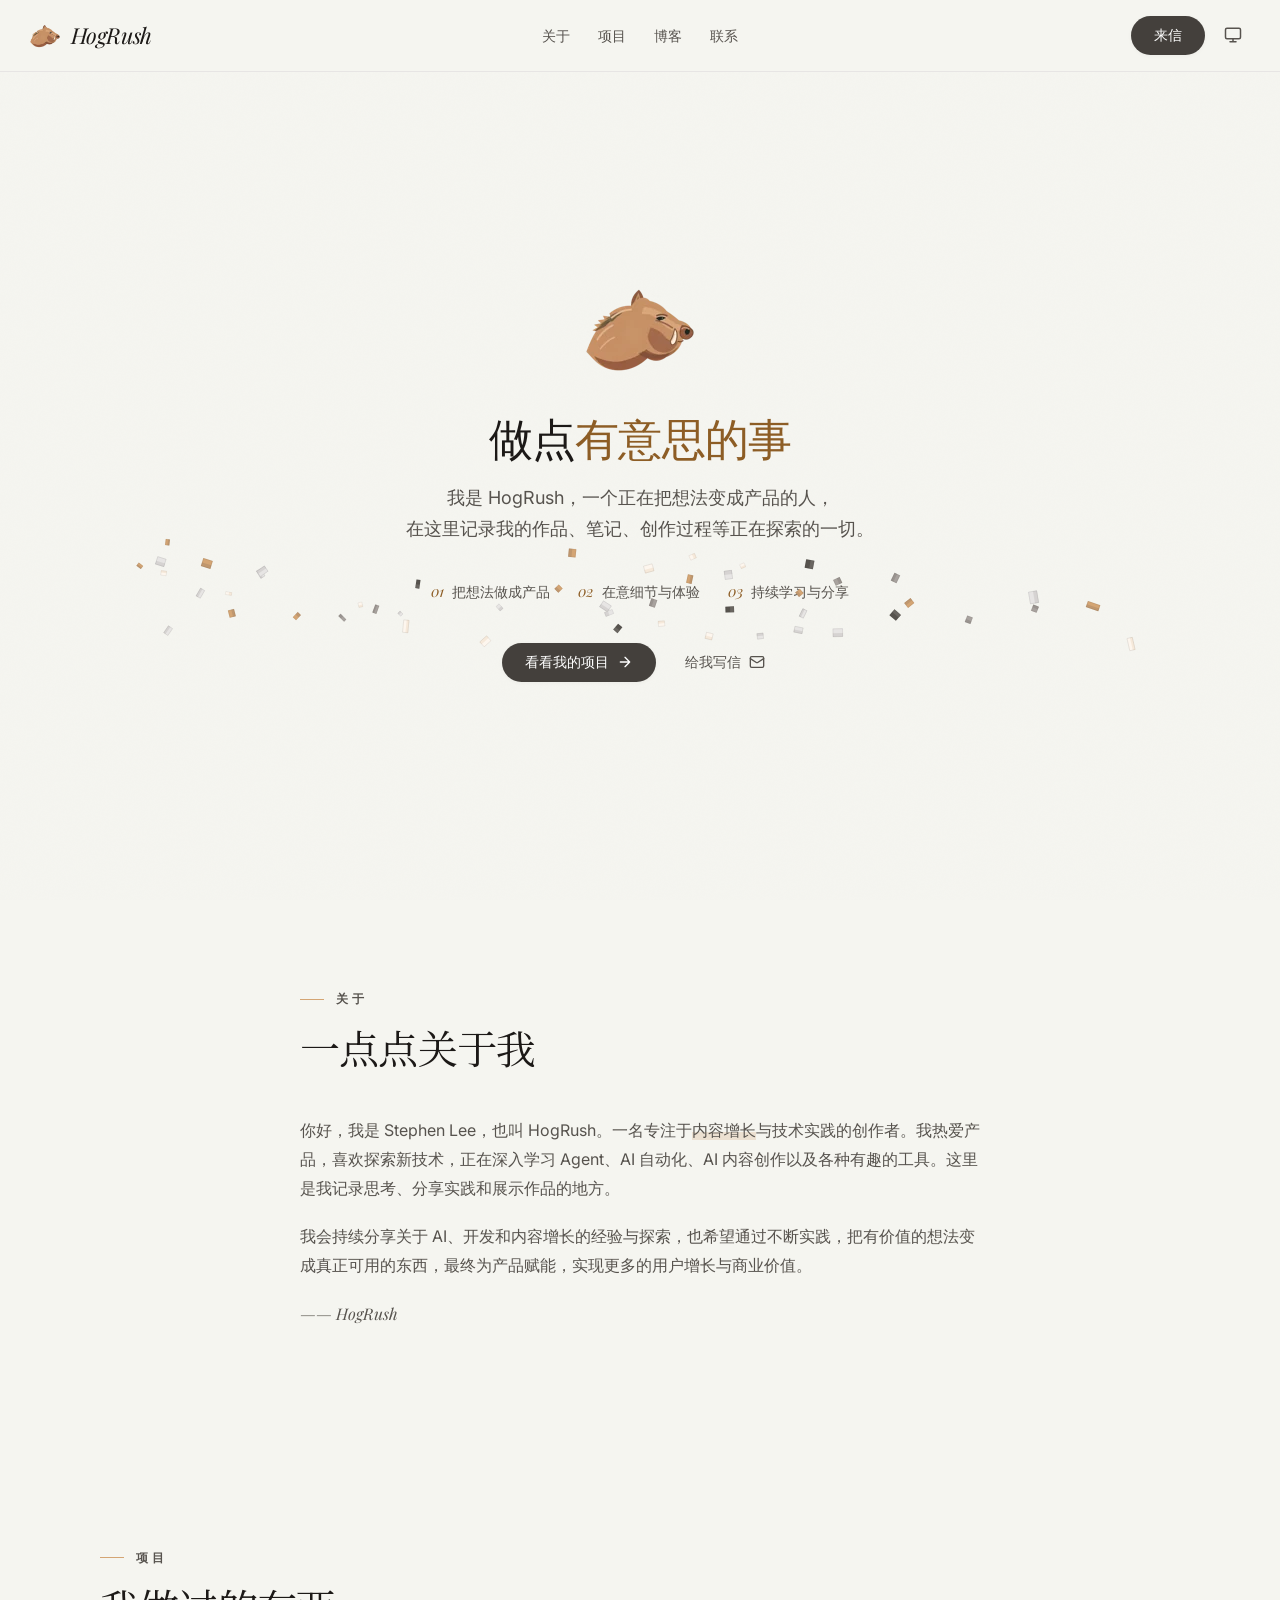
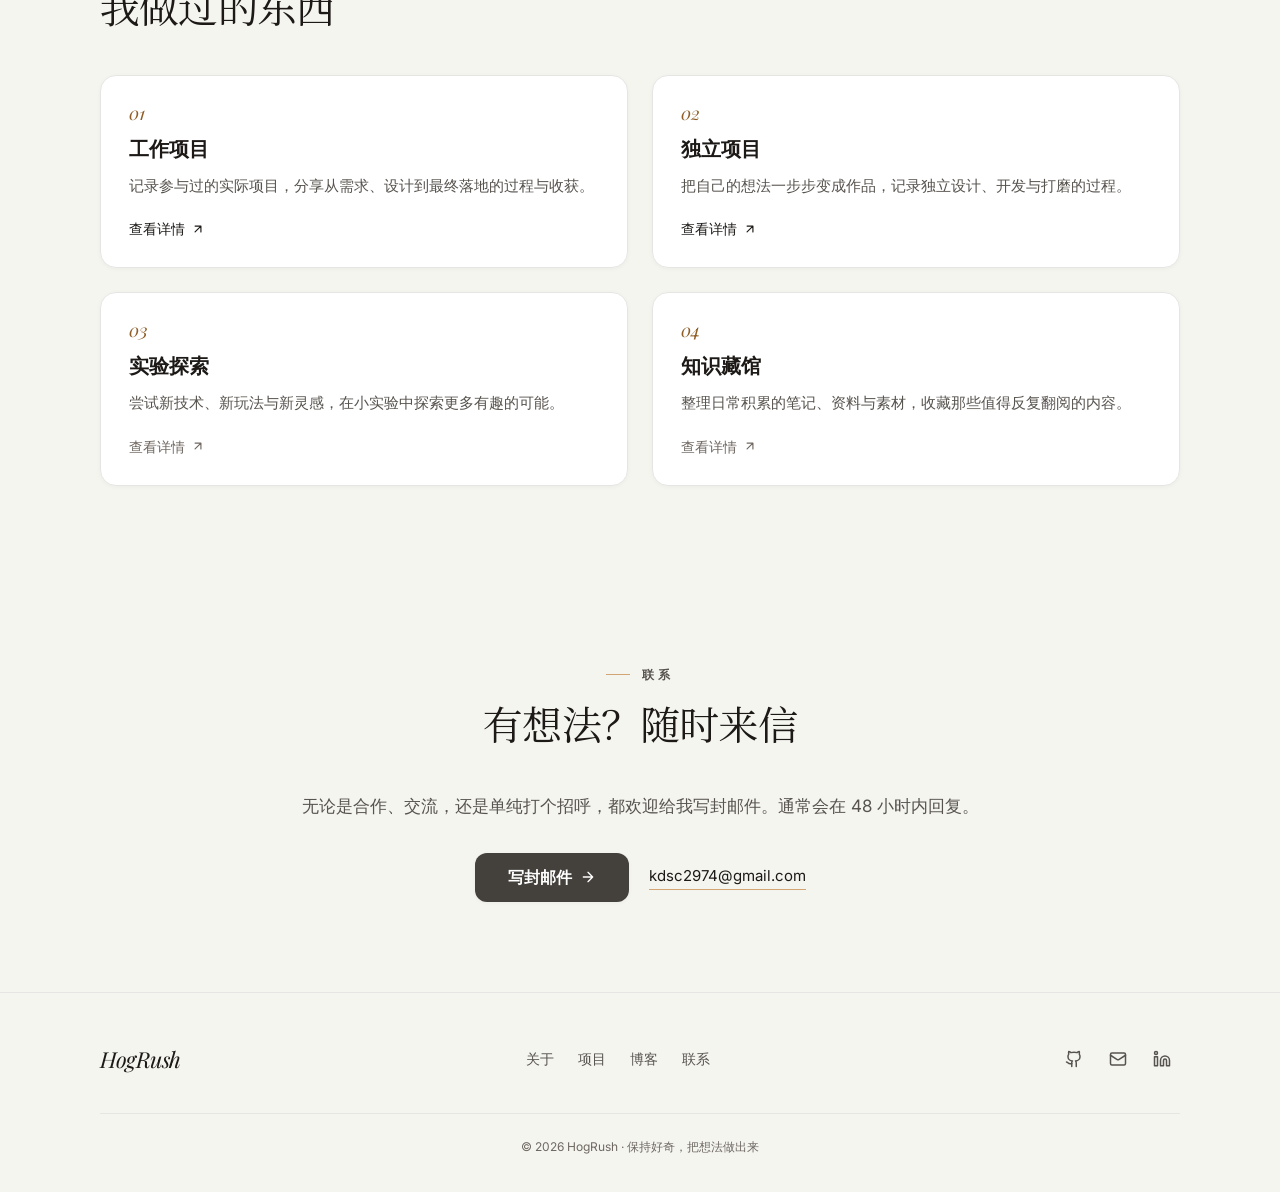
<file: index.html>
<!DOCTYPE html>
<html lang="zh-CN">
<head>
  <meta charset="UTF-8" />
  <meta name="viewport" content="width=device-width, initial-scale=1.0" />
  <title>HogRush · 个人主页</title>
  <meta name="description" content="HogRush的个人主页：关于我、我做的项目，以及如何联系我。" />
  <meta name="theme-color" content="#f5f5f0" media="(prefers-color-scheme: light)" />
  <meta name="theme-color" content="#0c0a09" media="(prefers-color-scheme: dark)" />
  <meta property="og:title" content="HogRush · 个人主页" />
  <meta property="og:description" content="关于我、我做的项目，以及如何联系我。" />
  <meta property="og:type" content="website" />
  <meta property="og:image" content="https://hogrush.pages.dev/assets/og-image-1200x630.png" />
  <meta property="og:image:type" content="image/png" />
  <meta property="og:image:width" content="1200" />
  <meta property="og:image:height" content="630" />
  <meta property="og:image:alt" content="HogRush · 做点有意思的事" />
  <meta property="og:url" content="https://hogrush.pages.dev/" />
  <meta name="twitter:card" content="summary_large_image" />
  <meta name="twitter:image" content="https://hogrush.pages.dev/assets/og-image-1200x630.png" />
  <link rel="canonical" href="https://hogrush.pages.dev/" />
  <link rel="icon" href="/favicon.ico?v=20261028b" sizes="any" />
  <link rel="icon" type="image/png" sizes="32x32" href="/favicon-32x32.png?v=20261028b" />
  <link rel="icon" type="image/png" sizes="16x16" href="/favicon-16x16.png?v=20261028b" />
  <link rel="apple-touch-icon" sizes="180x180" href="/apple-touch-icon.png?v=20261028b" />
  <link rel="manifest" href="/site.webmanifest?v=20261028b" />
  <script>
    /* 防止主题闪烁：首屏渲染前应用偏好（light / dark / system） */
    (function () {
      var pref = 'system';
      try {
        var saved = localStorage.getItem('theme');
        if (saved === 'light' || saved === 'dark' || saved === 'system') pref = saved;
      } catch (e) {}
      var dark = pref === 'dark' ||
        (pref === 'system' && window.matchMedia('(prefers-color-scheme: dark)').matches);
      var root = document.documentElement;
      if (dark) root.classList.add('dark');
      root.setAttribute('data-theme', pref);
      /* 标记 JS 可用：滚动入场动效仅在 JS 可用时隐藏元素（无 JS 时内容完整可见） */
      root.classList.add('js');
      /* 刷新（reload）时浏览器会恢复滚动位置：先按终态渲染，
         避免恢复到的位置先空白、再淡入 */
      var navEntry = performance.getEntriesByType && performance.getEntriesByType('navigation')[0];
      var isReload = navEntry ? navEntry.type === 'reload'
        : !!(performance.navigation && performance.navigation.type === 1);
      if (isReload) root.classList.add('is-reload');
    })();
  </script>
  <link rel="preconnect" href="https://fonts.googleapis.com" />
  <link rel="preconnect" href="https://fonts.gstatic.com" crossorigin />
  <link rel="preload" href="/assets/fonts/noto-serif-sc-serif-400.woff2"
        as="font" type="font/woff2" crossorigin />
  <link href="https://fonts.googleapis.com/css2?family=Inter:wght@400;500;600&family=Playfair+Display:ital,wght@1,400;1,500&display=swap" rel="stylesheet" />
  <link rel="stylesheet" href="styles.css?v=20261122" />
</head>
<body id="top">
  <a class="skip-link" href="#main">跳到主要内容</a>
  <div class="paper-texture" aria-hidden="true"></div>

  <header class="site-header">
    <div class="header-inner">
      <a class="brand" href="#top" aria-label="HogRush · 返回顶部">
        <img class="brand-mark" src="/assets/hogrush-logo-116.webp"
             srcset="/assets/hogrush-logo-116.webp 116w, /assets/hogrush-logo-232.webp 232w"
             sizes="32px"
             alt="" width="32" height="32" decoding="async" />
        <span class="brand-name">HogRush</span>
      </a>

      <nav class="site-nav" id="site-nav" aria-label="主导航">
        <a class="nav-link" href="#about">关于</a>
        <a class="nav-link" href="#projects">项目</a>
        <a class="nav-link" href="/blog">博客</a>
        <a class="nav-link" href="#contact">联系</a>
      </nav>

      <div class="header-actions">
        <a class="btn btn-primary header-cta" href="#contact">来信</a>
        <button class="icon-btn theme-toggle" id="theme-toggle" type="button" data-mode="system" aria-label="当前：跟随系统，点击切换为浅色" title="当前：跟随系统，点击切换为浅色">
          <svg class="icon-monitor" viewBox="0 0 24 24" fill="none" stroke="currentColor" stroke-width="2" stroke-linecap="round" stroke-linejoin="round" aria-hidden="true"><rect width="20" height="14" x="2" y="3" rx="2" /><path d="M8 21h8M12 17v4" /></svg>
          <svg class="icon-sun" viewBox="0 0 24 24" fill="none" stroke="currentColor" stroke-width="2" stroke-linecap="round" stroke-linejoin="round" aria-hidden="true"><circle cx="12" cy="12" r="4" /><path d="M12 2v2M12 20v2M4.93 4.93l1.41 1.41M17.66 17.66l1.41 1.41M2 12h2M20 12h2M6.34 17.66l-1.41 1.41M19.07 4.93l-1.41 1.41" /></svg>
          <svg class="icon-moon" viewBox="0 0 24 24" fill="none" stroke="currentColor" stroke-width="2" stroke-linecap="round" stroke-linejoin="round" aria-hidden="true"><path d="M12 3a6 6 0 0 0 9 9 9 9 0 1 1-9-9z" /></svg>
        </button>
        <button class="icon-btn nav-toggle" id="nav-toggle" type="button" aria-label="打开菜单" aria-expanded="false" aria-controls="site-nav">
          <svg class="icon-menu" viewBox="0 0 24 24" fill="none" stroke="currentColor" stroke-width="2" stroke-linecap="round" aria-hidden="true"><path d="M4 6h16M4 12h16M4 18h16" /></svg>
          <svg class="icon-x" viewBox="0 0 24 24" fill="none" stroke="currentColor" stroke-width="2" stroke-linecap="round" aria-hidden="true"><path d="M18 6 6 18M6 6l12 12" /></svg>
        </button>
      </div>
    </div>
  </header>

  <main id="main">
    <!-- ============ Hero ============ -->
    <section class="hero">
      <div class="hero-inner">
        <img class="hero-logo" src="/assets/hogrush-logo-232.webp"
             srcset="/assets/hogrush-logo-116.webp 116w, /assets/hogrush-logo-232.webp 232w, /assets/hogrush-logo-464.webp 464w"
             sizes="(max-width: 480px) 70px, 116px"
             width="116" height="116" alt="HogRush logo" decoding="async" fetchpriority="high" />
        <h1 class="hero-title reveal"><span class="hero-title-lead">做点</span><span class="hero-title-accent">有意思的事</span></h1>
        <p class="hero-sub reveal">我是 HogRush，一个正在把想法变成产品的人，<br class="hero-br" />在这里记录我的作品、笔记、创作过程等正在探索的一切。</p>
        <div class="hero-traits reveal">
          <span class="hero-trait"><span class="trait-num">01</span>把想法做成产品</span>
          <span class="hero-trait"><span class="trait-num">02</span>在意细节与体验</span>
          <span class="hero-trait"><span class="trait-num">03</span>持续学习与分享</span>
        </div>
        <div class="hero-actions reveal">
          <a class="btn btn-primary" href="#projects">
            看看我的项目
            <svg viewBox="0 0 24 24" fill="none" stroke="currentColor" stroke-width="2" stroke-linecap="round" stroke-linejoin="round" aria-hidden="true"><path d="M5 12h14M12 5l7 7-7 7" /></svg>
          </a>
          <a class="btn btn-ghost" href="mailto:kdsc2974@gmail.com">
            给我写信
            <svg viewBox="0 0 24 24" fill="none" stroke="currentColor" stroke-width="2" stroke-linecap="round" stroke-linejoin="round" aria-hidden="true"><rect width="20" height="16" x="2" y="4" rx="2" /><path d="m22 7-8.97 5.7a1.94 1.94 0 0 1-2.06 0L2 7" /></svg>
          </a>
        </div>
      </div>
    </section>

    <!-- ============ 关于 ============ -->
    <section id="about" class="section">
      <div class="section-inner section-inner--narrow">
        <header class="section-head reveal">
          <p class="section-kicker"><span class="kicker-line"></span>关于</p>
          <h2 class="section-title">一点点关于我</h2>
        </header>
        <div class="about-body reveal">
          <p>你好，我是 Stephen Lee，也叫 HogRush。一名专注于<span class="hl">内容增长</span>与技术实践的创作者。我热爱产品，喜欢探索新技术，正在深入学习 Agent、AI 自动化、AI 内容创作以及各种有趣的工具。这里是我记录思考、分享实践和展示作品的地方。</p>
          <p>我会持续分享关于 AI、开发和内容增长的经验与探索，也希望通过不断实践，把有价值的想法变成真正可用的东西，最终为产品赋能，实现更多的用户增长与商业价值。</p>
          <p class="about-sign">—— HogRush</p>
        </div>
      </div>
    </section>

    <!-- ============ 项目 ============ -->
    <section id="projects" class="section">
      <div class="section-inner">
        <header class="section-head reveal">
          <p class="section-kicker"><span class="kicker-line"></span>项目</p>
          <h2 class="section-title">我做过的东西</h2>
        </header>
        <div class="projects-grid">
          <article class="card card--live reveal">
            <p class="card-index">01</p>
            <h3 class="card-title">工作项目</h3>
            <p class="card-desc">记录参与过的实际项目，分享从需求、设计到最终落地的过程与收获。</p>
            <a class="card-link" href="/work">
              查看详情
              <svg viewBox="0 0 24 24" fill="none" stroke="currentColor" stroke-width="2" stroke-linecap="round" stroke-linejoin="round" aria-hidden="true"><path d="M7 17 17 7M7 7h10v10" /></svg>
            </a>
          </article>

          <article class="card card--live reveal">
            <p class="card-index">02</p>
            <h3 class="card-title">独立项目</h3>
            <p class="card-desc">把自己的想法一步步变成作品，记录独立设计、开发与打磨的过程。</p>
            <a class="card-link" href="/project">
              查看详情
              <svg viewBox="0 0 24 24" fill="none" stroke="currentColor" stroke-width="2" stroke-linecap="round" stroke-linejoin="round" aria-hidden="true"><path d="M7 17 17 7M7 7h10v10" /></svg>
            </a>
          </article>

          <article class="card reveal">
            <p class="card-index">03</p>
            <h3 class="card-title">实验探索</h3>
            <p class="card-desc">尝试新技术、新玩法与新灵感，在小实验中探索更多有趣的可能。</p>
            <a class="card-link" href="#" aria-disabled="true" title="案例详情稍后上线">
              查看详情
              <svg viewBox="0 0 24 24" fill="none" stroke="currentColor" stroke-width="2" stroke-linecap="round" stroke-linejoin="round" aria-hidden="true"><path d="M7 17 17 7M7 7h10v10" /></svg>
            </a>
          </article>

          <article class="card reveal">
            <p class="card-index">04</p>
            <h3 class="card-title">知识藏馆</h3>
            <p class="card-desc">整理日常积累的笔记、资料与素材，收藏那些值得反复翻阅的内容。</p>
            <a class="card-link" href="#" aria-disabled="true" title="案例详情稍后上线">
              查看详情
              <svg viewBox="0 0 24 24" fill="none" stroke="currentColor" stroke-width="2" stroke-linecap="round" stroke-linejoin="round" aria-hidden="true"><path d="M7 17 17 7M7 7h10v10" /></svg>
            </a>
          </article>
        </div>
      </div>
    </section>

    <!-- ============ 联系 ============ -->
    <section id="contact" class="section contact">
      <div class="section-inner section-inner--narrow">
        <header class="section-head section-head--center reveal">
          <p class="section-kicker"><span class="kicker-line"></span>联系</p>
          <h2 class="section-title">有想法？随时来信</h2>
        </header>
        <p class="contact-line reveal">无论是合作、交流，还是单纯打个招呼，都欢迎给我写封邮件。通常会在 48 小时内回复。</p>
        <div class="contact-actions reveal">
          <a class="btn btn-primary btn-lg" href="mailto:kdsc2974@gmail.com">
            写封邮件
            <svg viewBox="0 0 24 24" fill="none" stroke="currentColor" stroke-width="2" stroke-linecap="round" stroke-linejoin="round" aria-hidden="true"><path d="M5 12h14M12 5l7 7-7 7" /></svg>
          </a>
          <a class="mail-link" href="mailto:kdsc2974@gmail.com">kdsc2974@gmail.com</a>
        </div>
      </div>
    </section>
  </main>

  <!-- ============ 页脚 ============ -->
  <footer class="site-footer">
    <div class="footer-inner">
      <a class="brand" href="#top" aria-label="HogRush · 返回顶部">
        <span class="brand-name">HogRush</span>
      </a>
      <nav class="footer-nav" aria-label="页脚导航">
        <a href="#about">关于</a>
        <a href="#projects">项目</a>
        <a href="/blog">博客</a>
        <a href="#contact">联系</a>
      </nav>
      <div class="footer-social">
        <a class="icon-btn" href="https://github.com/HogRush" target="_blank" rel="noopener" aria-label="GitHub">
          <svg viewBox="0 0 24 24" fill="none" stroke="currentColor" stroke-width="2" stroke-linecap="round" stroke-linejoin="round" aria-hidden="true"><path d="M15 22v-4a4.8 4.8 0 0 0-1-3.5c3 0 6-2 6-5.5.08-1.25-.27-2.48-1-3.5.28-1.15.28-2.35 0-3.5 0 0-1 0-3 1.5-2.64-.5-5.36-.5-8 0C6 2 5 2 5 2c-.3 1.15-.3 2.35 0 3.5A5.403 5.403 0 0 0 4 9c0 3.5 3 5.5 6 5.5-.39.49-.68 1.05-.85 1.65-.17.6-.22 1.23-.15 1.85v4" /><path d="M9 18c-4.51 2-5-2-7-2" /></svg>
        </a>
        <a class="icon-btn" href="mailto:kdsc2974@gmail.com" aria-label="邮箱">
          <svg viewBox="0 0 24 24" fill="none" stroke="currentColor" stroke-width="2" stroke-linecap="round" stroke-linejoin="round" aria-hidden="true"><rect width="20" height="16" x="2" y="4" rx="2" /><path d="m22 7-8.97 5.7a1.94 1.94 0 0 1-2.06 0L2 7" /></svg>
        </a>
        <a class="icon-btn" href="https://www.linkedin.com/in/stephen-lee-work" target="_blank" rel="noopener" aria-label="LinkedIn">
          <svg viewBox="0 0 24 24" fill="none" stroke="currentColor" stroke-width="2" stroke-linecap="round" stroke-linejoin="round" aria-hidden="true"><path d="M16 8a6 6 0 0 1 6 6v7h-4v-7a2 2 0 0 0-2-2 2 2 0 0 0-2 2v7h-4v-7a6 6 0 0 1 6-6z"/><rect width="4" height="12" x="2" y="9"/><circle cx="4" cy="4" r="2"/></svg>
        </a>
      </div>
    </div>
    <p class="footer-bottom">© <span id="year">2026</span> HogRush · 保持好奇，把想法做出来</p>
  </footer>

  <script src="script.js?v=20261122" defer></script>
</body>
</html>
</file>
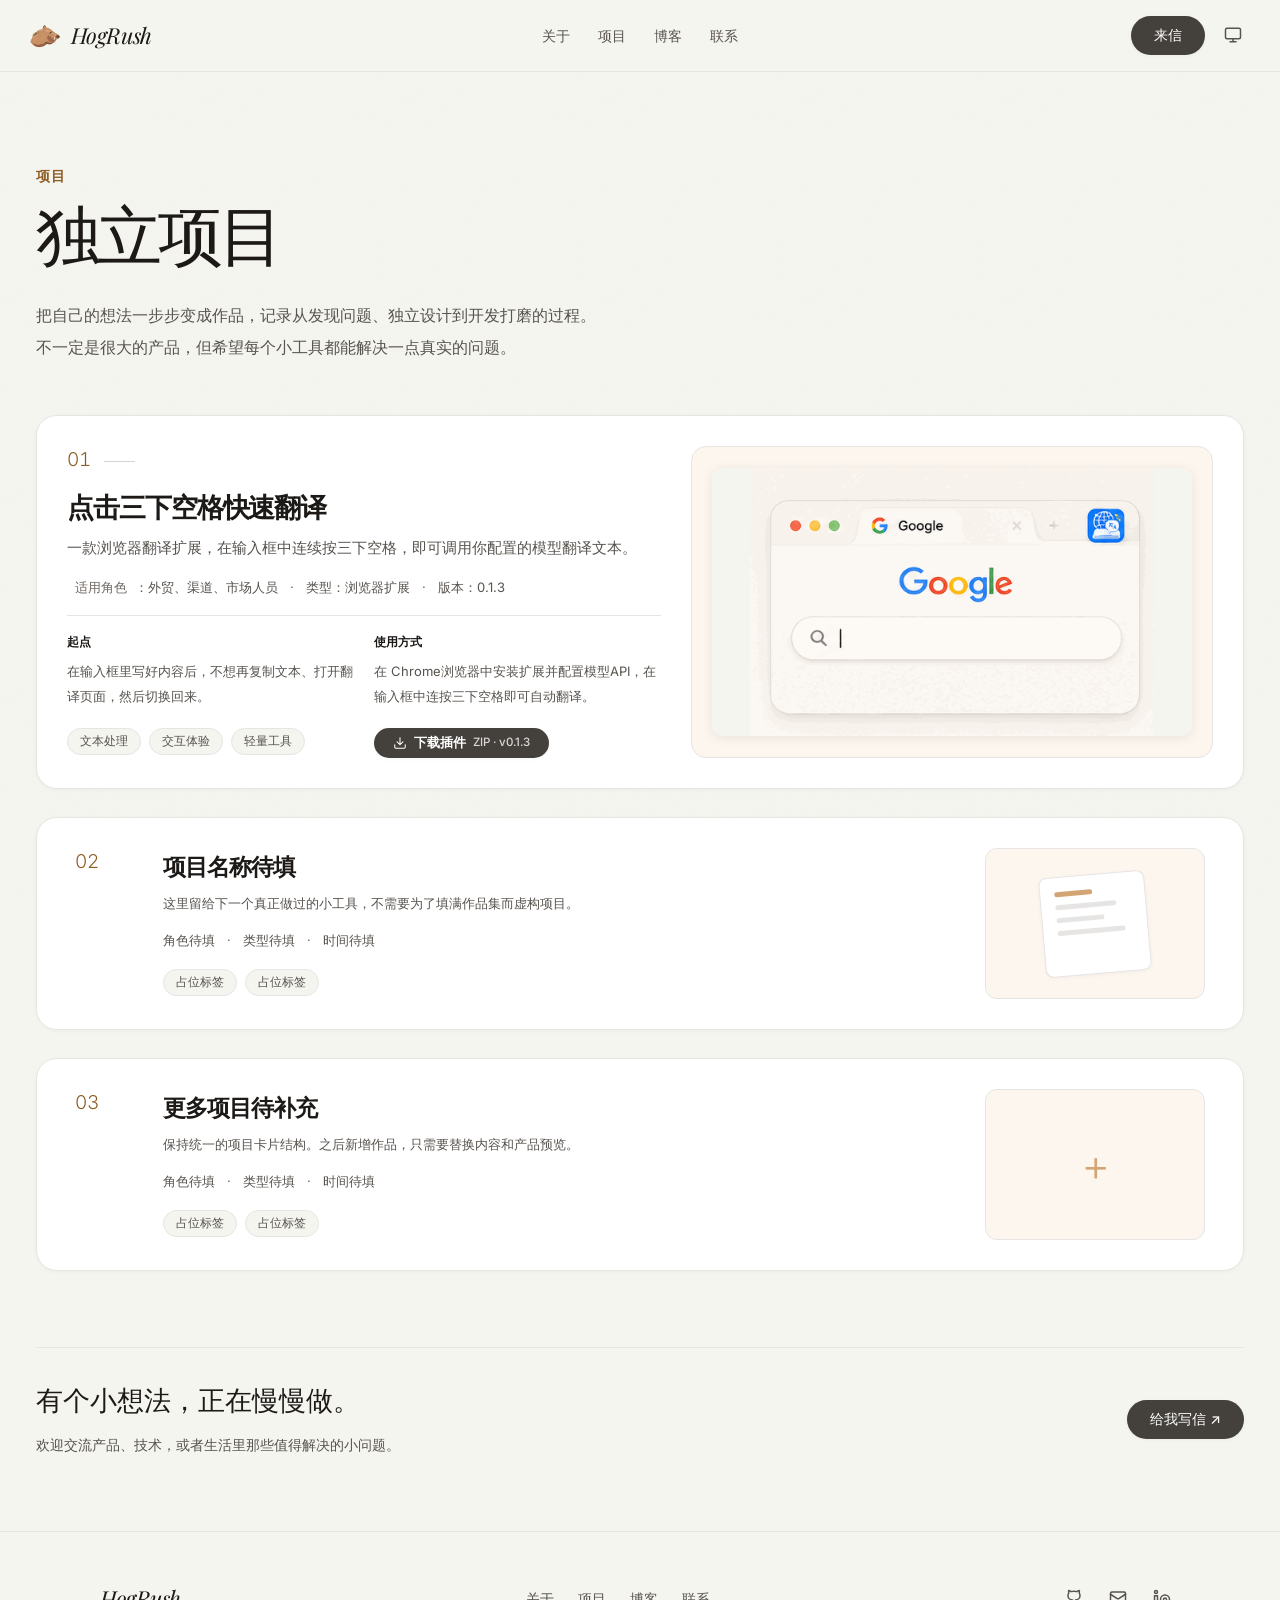
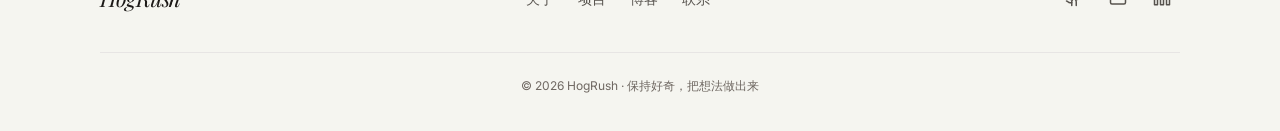
<file: project.html>
<!DOCTYPE html>
<html lang="zh-CN">
<head>
  <meta charset="UTF-8" />
  <meta name="viewport" content="width=device-width, initial-scale=1.0" />
  <title>独立项目 · HogRush</title>
  <meta name="description" content="HogRush 的独立项目：记录从想法到作品的探索。" />
  <meta name="theme-color" content="#f5f5f0" media="(prefers-color-scheme: light)" />
  <meta name="theme-color" content="#0c0a09" media="(prefers-color-scheme: dark)" />
  <meta property="og:title" content="独立项目 · HogRush" />
  <meta property="og:description" content="记录从想法到作品的探索。" />
  <meta property="og:type" content="website" />
  <meta property="og:image" content="https://hogrush.pages.dev/assets/og-image-1200x630.png" />
  <meta property="og:image:type" content="image/png" />
  <meta property="og:image:width" content="1200" />
  <meta property="og:image:height" content="630" />
  <meta property="og:image:alt" content="HogRush · 做点有意思的事" />
  <meta property="og:url" content="https://hogrush.pages.dev/project" />
  <meta name="twitter:card" content="summary_large_image" />
  <meta name="twitter:image" content="https://hogrush.pages.dev/assets/og-image-1200x630.png" />
  <link rel="canonical" href="https://hogrush.pages.dev/project" />
  <link rel="icon" href="/favicon.ico?v=20261028b" sizes="any" />
  <link rel="icon" type="image/png" sizes="32x32" href="/favicon-32x32.png?v=20261028b" />
  <link rel="icon" type="image/png" sizes="16x16" href="/favicon-16x16.png?v=20261028b" />
  <link rel="apple-touch-icon" sizes="180x180" href="/apple-touch-icon.png?v=20261028b" />
  <link rel="manifest" href="/site.webmanifest?v=20261028b" />
  <script>
    /* 防止主题闪烁：首屏渲染前应用偏好（light / dark / system） */
    (function () {
      var pref = 'system';
      try {
        var saved = localStorage.getItem('theme');
        if (saved === 'light' || saved === 'dark' || saved === 'system') pref = saved;
      } catch (e) {}
      var dark = pref === 'dark' ||
        (pref === 'system' && window.matchMedia('(prefers-color-scheme: dark)').matches);
      var root = document.documentElement;
      if (dark) root.classList.add('dark');
      root.setAttribute('data-theme', pref);
      /* 标记 JS 可用：滚动入场动效仅在 JS 可用时隐藏元素（无 JS 时内容完整可见） */
      root.classList.add('js');
      /* 刷新（reload）时浏览器会恢复滚动位置：先按终态渲染，
         避免恢复到的位置先空白、再淡入 */
      var navEntry = performance.getEntriesByType && performance.getEntriesByType('navigation')[0];
      var isReload = navEntry ? navEntry.type === 'reload'
        : !!(performance.navigation && performance.navigation.type === 1);
      if (isReload) root.classList.add('is-reload');
    })();
  </script>
  <link rel="preconnect" href="https://fonts.googleapis.com" />
  <link rel="preconnect" href="https://fonts.gstatic.com" crossorigin />
  <link href="https://fonts.googleapis.com/css2?family=Inter:wght@400;500;600&family=Playfair+Display:ital,wght@1,400;1,500&display=swap" rel="stylesheet" />
  <link rel="stylesheet" href="/styles.css?v=20261122" />
  <link rel="stylesheet" href="/project.css?v=20261122" />
</head>
<body id="top" data-no-paper>
  <a class="skip-link" href="#main">跳到主要内容</a>
  <div class="paper-texture" aria-hidden="true"></div>

  <header class="site-header">
    <div class="header-inner">
      <a class="brand" href="/" aria-label="HogRush · 返回首页">
        <img class="brand-mark" src="/assets/hogrush-logo-116.webp"
             srcset="/assets/hogrush-logo-116.webp 116w, /assets/hogrush-logo-232.webp 232w"
             sizes="32px"
             alt="" width="32" height="32" decoding="async" />
        <span class="brand-name">HogRush</span>
      </a>

      <nav class="site-nav" id="site-nav" aria-label="主导航">
        <a class="nav-link" href="/#about">关于</a>
        <a class="nav-link" href="/#projects">项目</a>
        <a class="nav-link" href="/blog">博客</a>
        <a class="nav-link" href="/#contact">联系</a>
      </nav>

      <div class="header-actions">
        <a class="btn btn-primary header-cta" href="/#contact">来信</a>
        <button class="icon-btn theme-toggle" id="theme-toggle" type="button" data-mode="system" aria-label="当前：跟随系统，点击切换为浅色" title="当前：跟随系统，点击切换为浅色">
          <svg class="icon-monitor" viewBox="0 0 24 24" fill="none" stroke="currentColor" stroke-width="2" stroke-linecap="round" stroke-linejoin="round" aria-hidden="true"><rect width="20" height="14" x="2" y="3" rx="2" /><path d="M8 21h8M12 17v4" /></svg>
          <svg class="icon-sun" viewBox="0 0 24 24" fill="none" stroke="currentColor" stroke-width="2" stroke-linecap="round" stroke-linejoin="round" aria-hidden="true"><circle cx="12" cy="12" r="4" /><path d="M12 2v2M12 20v2M4.93 4.93l1.41 1.41M17.66 17.66l1.41 1.41M2 12h2M20 12h2M6.34 17.66l-1.41 1.41M19.07 4.93l-1.41 1.41" /></svg>
          <svg class="icon-moon" viewBox="0 0 24 24" fill="none" stroke="currentColor" stroke-width="2" stroke-linecap="round" stroke-linejoin="round" aria-hidden="true"><path d="M12 3a6 6 0 0 0 9 9 9 9 0 1 1-9-9z" /></svg>
        </button>
        <button class="icon-btn nav-toggle" id="nav-toggle" type="button" aria-label="打开菜单" aria-expanded="false" aria-controls="site-nav">
          <svg class="icon-menu" viewBox="0 0 24 24" fill="none" stroke="currentColor" stroke-width="2" stroke-linecap="round" stroke-linejoin="round" aria-hidden="true"><path d="M4 6h16M4 12h16M4 18h16" /></svg>
          <svg class="icon-x" viewBox="0 0 24 24" fill="none" stroke="currentColor" stroke-width="2" stroke-linecap="round" stroke-linejoin="round" aria-hidden="true"><path d="M18 6 6 18M6 6l12 12" /></svg>
        </button>
      </div>
    </div>
  </header>

  <main id="main" class="independent-page">
    <section class="ip-head">
      <p class="ip-kicker">项目</p>
      <h1>独立项目</h1>
      <p>把自己的想法一步步变成作品，记录从发现问题、独立设计到开发打磨的过程。<br>不一定是很大的产品，但希望每个小工具都能解决一点真实的问题。</p>
    </section>
    <div class="ip-list">
      <article class="ip-card ip-feature">
        <div class="ip-content">
          <p class="ip-index">01</p>
          <h2>点击三下空格快速翻译</h2>
          <p class="ip-subtitle">一款浏览器翻译扩展，在输入框中连续按三下空格，即可调用你配置的模型翻译文本。</p>
          <p class="ip-meta"><span class="ip-meta-label">适用角色</span>：外贸、渠道、市场人员 <span>·</span> 类型：浏览器扩展 <span>·</span> 版本：0.1.3</p>
          <div class="ip-facts">
            <section><h3>起点</h3><p>在输入框里写好内容后，不想再复制文本、打开翻译页面，然后切换回来。</p></section>
            <section class="ip-usage"><h3>使用方式</h3><p>在 Chrome浏览器中安装扩展并配置模型API，在输入框中连按三下空格即可自动翻译。</p></section>
          </div>
          <div class="ip-actions"><div class="ip-tags"><span>文本处理</span><span>交互体验</span><span>轻量工具</span></div><a class="ip-download btn btn-primary" href="/assets/downloads/spacebar-quick-translator-v0.1.3-quality-fast.zip" download="spacebar-quick-translator-v0.1.3-quality-fast.zip"><svg viewBox="0 0 24 24" fill="none" stroke="currentColor" stroke-width="1.8" stroke-linecap="round" stroke-linejoin="round" aria-hidden="true"><path d="M21 15v4a2 2 0 0 1-2 2H5a2 2 0 0 1-2-2v-4"/><path d="m7 10 5 5 5-5M12 15V3"/></svg>下载插件 <span>ZIP · v0.1.3</span></a></div>
        </div>
        <figure class="ip-preview"><video class="ip-video" autoplay loop muted playsinline preload="none" poster="/assets/img/projects/spacebar-quick-translator.png" width="508" height="338" aria-label="按三下空格直接翻译当前网页的演示"><source src="/assets/img/projects/spacebar-quick-translator.mp4" type="video/mp4" /></video></figure>
      </article>
      <article class="ip-card ip-compact">
        <p class="ip-index">02</p><div><h2>项目名称待填</h2><p class="ip-subtitle">这里留给下一个真正做过的小工具，不需要为了填满作品集而虚构项目。</p><p class="ip-meta">角色待填 <span>·</span> 类型待填 <span>·</span> 时间待填</p><div class="ip-tags"><span>占位标签</span><span>占位标签</span></div></div><div class="ip-placeholder" aria-hidden="true"><div class="ip-paper"><i></i><i></i><i></i><i></i></div></div>
      </article>
      <article class="ip-card ip-compact">
        <p class="ip-index">03</p><div><h2>更多项目待补充</h2><p class="ip-subtitle">保持统一的项目卡片结构。之后新增作品，只需要替换内容和产品预览。</p><p class="ip-meta">角色待填 <span>·</span> 类型待填 <span>·</span> 时间待填</p><div class="ip-tags"><span>占位标签</span><span>占位标签</span></div></div><div class="ip-placeholder ip-plus" aria-hidden="true">+</div>
      </article>
    </div>

    <section class="ip-end"><div><h2>有个小想法，正在慢慢做。</h2><p>欢迎交流产品、技术，或者生活里那些值得解决的小问题。</p></div><a class="btn btn-primary" href="mailto:kdsc2974@gmail.com">给我写信 ↗</a></section>
  </main>

  <!-- ============ 页脚 ============ -->
  <footer class="site-footer">
    <div class="footer-inner">
      <a class="brand" href="/" aria-label="HogRush · 返回首页">
        <span class="brand-name">HogRush</span>
      </a>
      <nav class="footer-nav" aria-label="页脚导航">
        <a href="/#about">关于</a>
        <a href="/#projects">项目</a>
        <a href="/blog">博客</a>
        <a href="/#contact">联系</a>
      </nav>
      <div class="footer-social">
        <a class="icon-btn" href="https://github.com/HogRush" target="_blank" rel="noopener" aria-label="GitHub">
          <svg viewBox="0 0 24 24" fill="none" stroke="currentColor" stroke-width="2" stroke-linecap="round" stroke-linejoin="round" aria-hidden="true"><path d="M15 22v-4a4.8 4.8 0 0 0-1-3.5c3 0 6-2 6-5.5.08-1.25-.27-2.48-1-3.5.28-1.15.28-2.35 0-3.5 0 0-1 0-3 1.5-2.64-.5-5.36-.5-8 0C6 2 5 2 5 2c-.3 1.15-.3 2.35 0 3.5A5.403 5.403 0 0 0 4 9c0 3.5 3 5.5 6 5.5-.39.49-.68 1.05-.85 1.65-.17.6-.22 1.23-.15 1.85v4" /><path d="M9 18c-4.51 2-5-2-7-2" /></svg>
        </a>
        <a class="icon-btn" href="mailto:kdsc2974@gmail.com" aria-label="邮箱">
          <svg viewBox="0 0 24 24" fill="none" stroke="currentColor" stroke-width="2" stroke-linecap="round" stroke-linejoin="round" aria-hidden="true"><rect width="20" height="16" x="2" y="4" rx="2" /><path d="m22 7-8.97 5.7a1.94 1.94 0 0 1-2.06 0L2 7" /></svg>
        </a>
        <a class="icon-btn" href="https://www.linkedin.com/in/stephen-lee-work" target="_blank" rel="noopener" aria-label="LinkedIn">
          <svg viewBox="0 0 24 24" fill="none" stroke="currentColor" stroke-width="2" stroke-linecap="round" stroke-linejoin="round" aria-hidden="true"><path d="M16 8a6 6 0 0 1 6 6v7h-4v-7a2 2 0 0 0-2-2 2 2 0 0 0-2 2v7h-4v-7a6 6 0 0 1 6-6z"/><rect width="4" height="12" x="2" y="9"/><circle cx="4" cy="4" r="2"/></svg>
        </a>
      </div>
    </div>
    <p class="footer-bottom">© <span id="year">2026</span> HogRush · 保持好奇，把想法做出来</p>
  </footer>

  <script src="/script.js?v=20261122" defer></script>
</body>
</html>
</file>
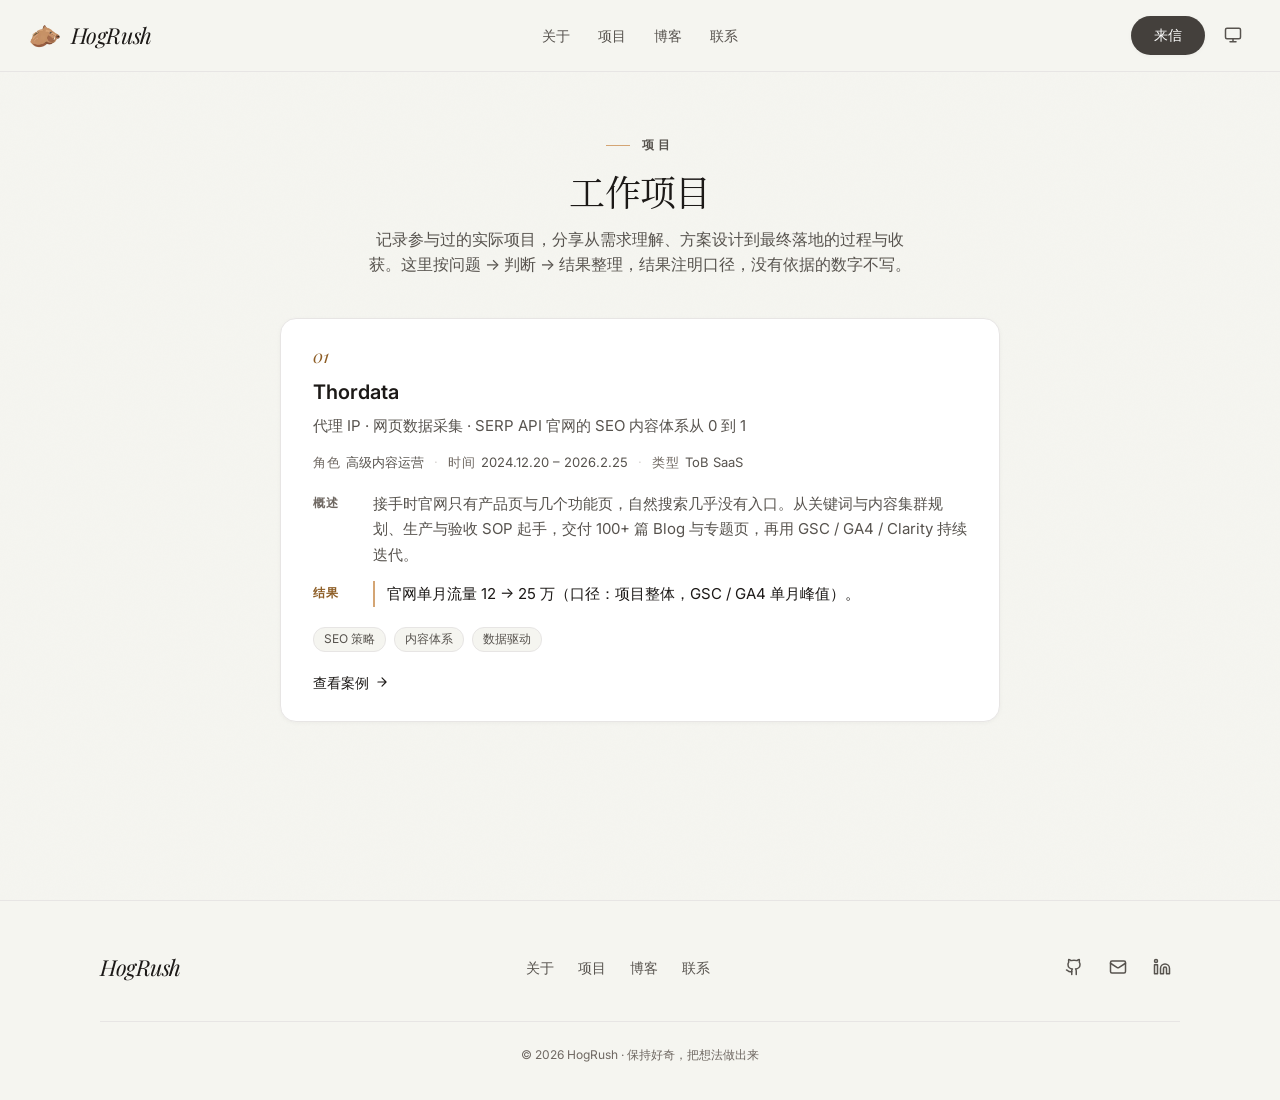
<file: work.html>
<!DOCTYPE html>
<html lang="zh-CN">
<head>
  <meta charset="UTF-8" />
  <meta name="viewport" content="width=device-width, initial-scale=1.0" />
  <title>工作项目 · HogRush</title>
  <meta name="description" content="HogRush 的工作项目记录：从需求理解、方案设计到最终落地的过程与收获，按问题、判断与结果整理。" />
  <meta name="theme-color" content="#f5f5f0" media="(prefers-color-scheme: light)" />
  <meta name="theme-color" content="#0c0a09" media="(prefers-color-scheme: dark)" />
  <meta property="og:title" content="工作项目 · HogRush" />
  <meta property="og:description" content="从需求理解、方案设计到最终落地的过程与收获，按问题、判断与结果整理。" />
  <meta property="og:type" content="website" />
  <meta property="og:image" content="https://hogrush.pages.dev/assets/og-image-1200x630.png" />
  <meta property="og:image:type" content="image/png" />
  <meta property="og:image:width" content="1200" />
  <meta property="og:image:height" content="630" />
  <meta property="og:image:alt" content="HogRush · 做点有意思的事" />
  <meta property="og:url" content="https://hogrush.pages.dev/work" />
  <meta name="twitter:card" content="summary_large_image" />
  <meta name="twitter:image" content="https://hogrush.pages.dev/assets/og-image-1200x630.png" />
  <link rel="canonical" href="https://hogrush.pages.dev/work" />
  <link rel="icon" href="/favicon.ico?v=20261028b" sizes="any" />
  <link rel="icon" type="image/png" sizes="32x32" href="/favicon-32x32.png?v=20261028b" />
  <link rel="icon" type="image/png" sizes="16x16" href="/favicon-16x16.png?v=20261028b" />
  <link rel="apple-touch-icon" sizes="180x180" href="/apple-touch-icon.png?v=20261028b" />
  <link rel="manifest" href="/site.webmanifest?v=20261028b" />
  <script>
    /* 防止主题闪烁：首屏渲染前应用偏好（light / dark / system） */
    (function () {
      var pref = 'system';
      try {
        var saved = localStorage.getItem('theme');
        if (saved === 'light' || saved === 'dark' || saved === 'system') pref = saved;
      } catch (e) {}
      var dark = pref === 'dark' ||
        (pref === 'system' && window.matchMedia('(prefers-color-scheme: dark)').matches);
      var root = document.documentElement;
      if (dark) root.classList.add('dark');
      root.setAttribute('data-theme', pref);
      /* 标记 JS 可用：滚动入场动效仅在 JS 可用时隐藏元素（无 JS 时内容完整可见） */
      root.classList.add('js');
      /* 刷新（reload）时浏览器会恢复滚动位置：先按终态渲染，
         避免恢复到的位置先空白、再淡入 */
      var navEntry = performance.getEntriesByType && performance.getEntriesByType('navigation')[0];
      var isReload = navEntry ? navEntry.type === 'reload'
        : !!(performance.navigation && performance.navigation.type === 1);
      if (isReload) root.classList.add('is-reload');
    })();
  </script>
  <link rel="preconnect" href="https://fonts.googleapis.com" />
  <link rel="preconnect" href="https://fonts.gstatic.com" crossorigin />
  <link rel="preload" href="/assets/fonts/noto-serif-sc-serif-400.woff2"
        as="font" type="font/woff2" crossorigin />
  <link href="https://fonts.googleapis.com/css2?family=Inter:wght@400;500;600&family=Playfair+Display:ital,wght@1,400;1,500&display=swap" rel="stylesheet" />
  <link rel="stylesheet" href="styles.css?v=20261122" />
</head>
<body id="top" data-no-paper>
  <a class="skip-link" href="#main">跳到主要内容</a>
  <div class="paper-texture" aria-hidden="true"></div>

  <header class="site-header">
    <div class="header-inner">
      <a class="brand" href="/" aria-label="HogRush · 返回首页">
        <img class="brand-mark" src="/assets/hogrush-logo-116.webp"
             srcset="/assets/hogrush-logo-116.webp 116w, /assets/hogrush-logo-232.webp 232w"
             sizes="32px"
             alt="" width="32" height="32" decoding="async" />
        <span class="brand-name">HogRush</span>
      </a>

      <nav class="site-nav" id="site-nav" aria-label="主导航">
        <a class="nav-link" href="/#about">关于</a>
        <a class="nav-link" href="/#projects">项目</a>
        <a class="nav-link" href="/blog">博客</a>
        <a class="nav-link" href="/#contact">联系</a>
      </nav>

      <div class="header-actions">
        <a class="btn btn-primary header-cta" href="/#contact">来信</a>
        <button class="icon-btn theme-toggle" id="theme-toggle" type="button" data-mode="system" aria-label="当前：跟随系统，点击切换为浅色" title="当前：跟随系统，点击切换为浅色">
          <svg class="icon-monitor" viewBox="0 0 24 24" fill="none" stroke="currentColor" stroke-width="2" stroke-linecap="round" stroke-linejoin="round" aria-hidden="true"><rect width="20" height="14" x="2" y="3" rx="2" /><path d="M8 21h8M12 17v4" /></svg>
          <svg class="icon-sun" viewBox="0 0 24 24" fill="none" stroke="currentColor" stroke-width="2" stroke-linecap="round" stroke-linejoin="round" aria-hidden="true"><circle cx="12" cy="12" r="4" /><path d="M12 2v2M12 20v2M4.93 4.93l1.41 1.41M17.66 17.66l1.41 1.41M2 12h2M20 12h2M6.34 17.66l-1.41 1.41M19.07 4.93l-1.41 1.41" /></svg>
          <svg class="icon-moon" viewBox="0 0 24 24" fill="none" stroke="currentColor" stroke-width="2" stroke-linecap="round" stroke-linejoin="round" aria-hidden="true"><path d="M12 3a6 6 0 0 0 9 9 9 9 0 1 1-9-9z" /></svg>
        </button>
        <button class="icon-btn nav-toggle" id="nav-toggle" type="button" aria-label="打开菜单" aria-expanded="false" aria-controls="site-nav">
          <svg class="icon-menu" viewBox="0 0 24 24" fill="none" stroke="currentColor" stroke-width="2" stroke-linecap="round" stroke-linejoin="round" aria-hidden="true"><path d="M4 6h16M4 12h16M4 18h16" /></svg>
          <svg class="icon-x" viewBox="0 0 24 24" fill="none" stroke="currentColor" stroke-width="2" stroke-linecap="round" stroke-linejoin="round" aria-hidden="true"><path d="M18 6 6 18M6 6l12 12" /></svg>
        </button>
      </div>
    </div>
  </header>

  <main id="main" class="work-page">
    <!-- ============ 页首标题区 ============ -->
    <section class="blog-hero work-hero">
      <p class="section-kicker reveal"><span class="kicker-line"></span>项目</p>
      <h1 class="blog-hero-title reveal">工作项目</h1>
      <p class="blog-hero-sub work-hero-sub reveal">记录参与过的实际项目，分享从需求理解、方案设计到最终落地的过程与收获。这里按问题 → 判断 → 结果整理，结果注明口径，没有依据的数字不写。</p>
    </section>

    <!-- ============ 案例列表 ============ -->
    <section class="work-list-section" aria-labelledby="work-list-heading">
      <h2 class="visually-hidden" id="work-list-heading">工作案例</h2>
      <ul class="blog-list">
        <!-- ===== 案例 01 ===== -->
        <li class="blog-item reveal">
          <article class="work-card work-card--live">
            <p class="card-index">01</p>
            <h2 class="card-title">Thordata</h2>
            <p class="work-tagline">代理 IP · 网页数据采集 · SERP API 官网的 SEO 内容体系从 0 到 1</p>
            <p class="work-meta">
              <span class="work-meta-item"><span class="work-meta-label">角色</span><span class="work-meta-value">高级内容运营</span></span>
              <span class="work-meta-sep" aria-hidden="true">·</span>
              <span class="work-meta-item"><span class="work-meta-label">时间</span><span class="work-meta-value">2024.12.20 – 2026.2.25</span></span>
              <span class="work-meta-sep" aria-hidden="true">·</span>
              <span class="work-meta-item"><span class="work-meta-label">类型</span><span class="work-meta-value">ToB SaaS</span></span>
            </p>
            <div class="work-facts">
              <div class="work-fact">
                <p class="work-fact-label">概述</p>
                <p class="work-fact-text">接手时官网只有产品页与几个功能页，自然搜索几乎没有入口。从关键词与内容集群规划、生产与验收 SOP 起手，交付 100+ 篇 Blog 与专题页，再用 GSC / GA4 / Clarity 持续迭代。</p>
              </div>
              <div class="work-fact work-fact--result">
                <p class="work-fact-label">结果</p>
                <p class="work-fact-text">官网单月流量 12 → 25 万（口径：项目整体，GSC / GA4 单月峰值）。</p>
              </div>
            </div>
            <div class="card-tags">
              <span class="tag">SEO 策略</span>
              <span class="tag">内容体系</span>
              <span class="tag">数据驱动</span>
            </div>
            <a class="card-link work-card-link" href="/work/thordata">
              查看案例
              <svg viewBox="0 0 24 24" fill="none" stroke="currentColor" stroke-width="2" stroke-linecap="round" stroke-linejoin="round" aria-hidden="true"><path d="M5 12h14M12 5l7 7-7 7" /></svg>
            </a>
          </article>
        </li>
      </ul>
    </section>
  </main>

  <!-- ============ 页脚 ============ -->
  <footer class="site-footer">
    <div class="footer-inner">
      <a class="brand" href="/" aria-label="HogRush · 返回首页">
        <span class="brand-name">HogRush</span>
      </a>
      <nav class="footer-nav" aria-label="页脚导航">
        <a href="/#about">关于</a>
        <a href="/#projects">项目</a>
        <a href="/blog">博客</a>
        <a href="/#contact">联系</a>
      </nav>
      <div class="footer-social">
        <a class="icon-btn" href="https://github.com/HogRush" target="_blank" rel="noopener" aria-label="GitHub">
          <svg viewBox="0 0 24 24" fill="none" stroke="currentColor" stroke-width="2" stroke-linecap="round" stroke-linejoin="round" aria-hidden="true"><path d="M15 22v-4a4.8 4.8 0 0 0-1-3.5c3 0 6-2 6-5.5.08-1.25-.27-2.48-1-3.5.28-1.15.28-2.35 0-3.5 0 0-1 0-3 1.5-2.64-.5-5.36-.5-8 0C6 2 5 2 5 2c-.3 1.15-.3 2.35 0 3.5A5.403 5.403 0 0 0 4 9c0 3.5 3 5.5 6 5.5-.39.49-.68 1.05-.85 1.65-.17.6-.22 1.23-.15 1.85v4" /><path d="M9 18c-4.51 2-5-2-7-2" /></svg>
        </a>
        <a class="icon-btn" href="mailto:kdsc2974@gmail.com" aria-label="邮箱">
          <svg viewBox="0 0 24 24" fill="none" stroke="currentColor" stroke-width="2" stroke-linecap="round" stroke-linejoin="round" aria-hidden="true"><rect width="20" height="16" x="2" y="4" rx="2" /><path d="m22 7-8.97 5.7a1.94 1.94 0 0 1-2.06 0L2 7" /></svg>
        </a>
        <a class="icon-btn" href="https://www.linkedin.com/in/stephen-lee-work" target="_blank" rel="noopener" aria-label="LinkedIn">
          <svg viewBox="0 0 24 24" fill="none" stroke="currentColor" stroke-width="2" stroke-linecap="round" stroke-linejoin="round" aria-hidden="true"><path d="M16 8a6 6 0 0 1 6 6v7h-4v-7a2 2 0 0 0-2-2 2 2 0 0 0-2 2v7h-4v-7a6 6 0 0 1 6-6z"/><rect width="4" height="12" x="2" y="9"/><circle cx="4" cy="4" r="2"/></svg>
        </a>
      </div>
    </div>
    <p class="footer-bottom">© <span id="year">2026</span> HogRush · 保持好奇，把想法做出来</p>
  </footer>

  <script src="script.js?v=20261122" defer></script>
</body>
</html>
</file>
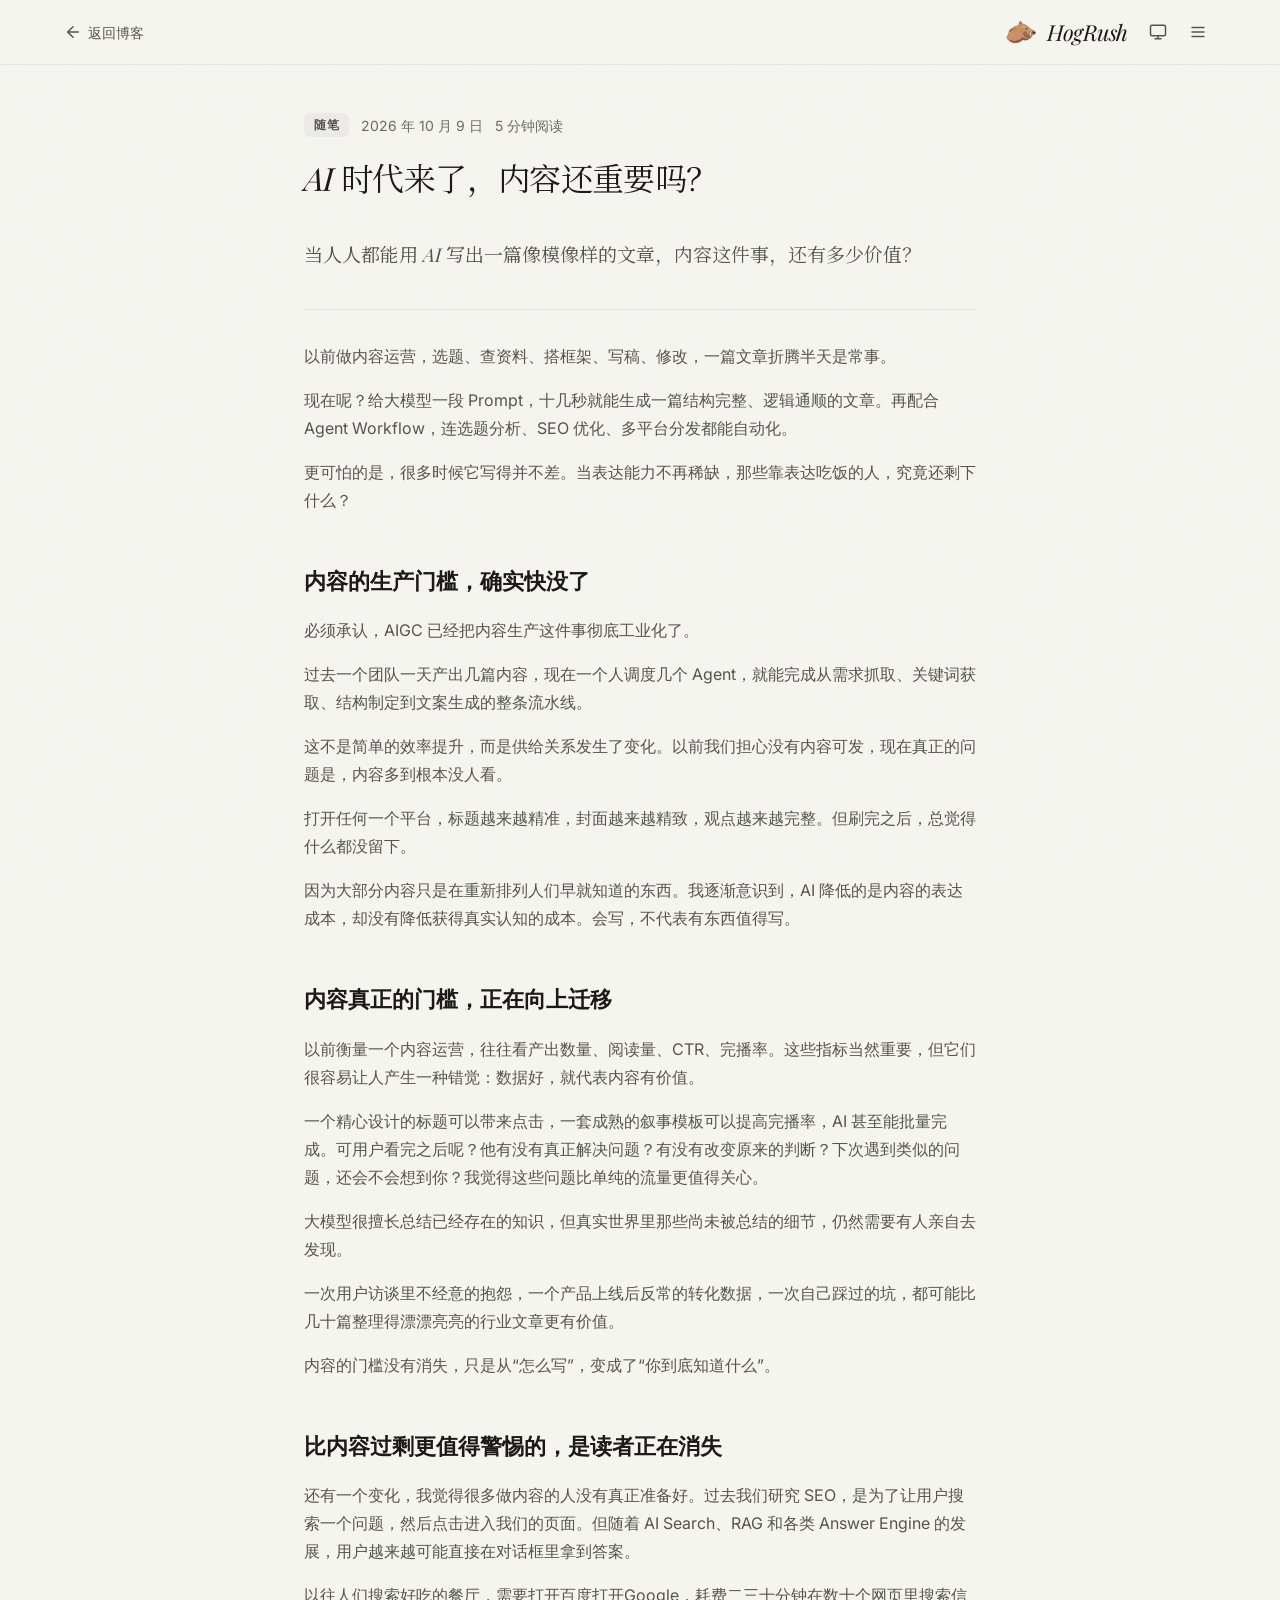
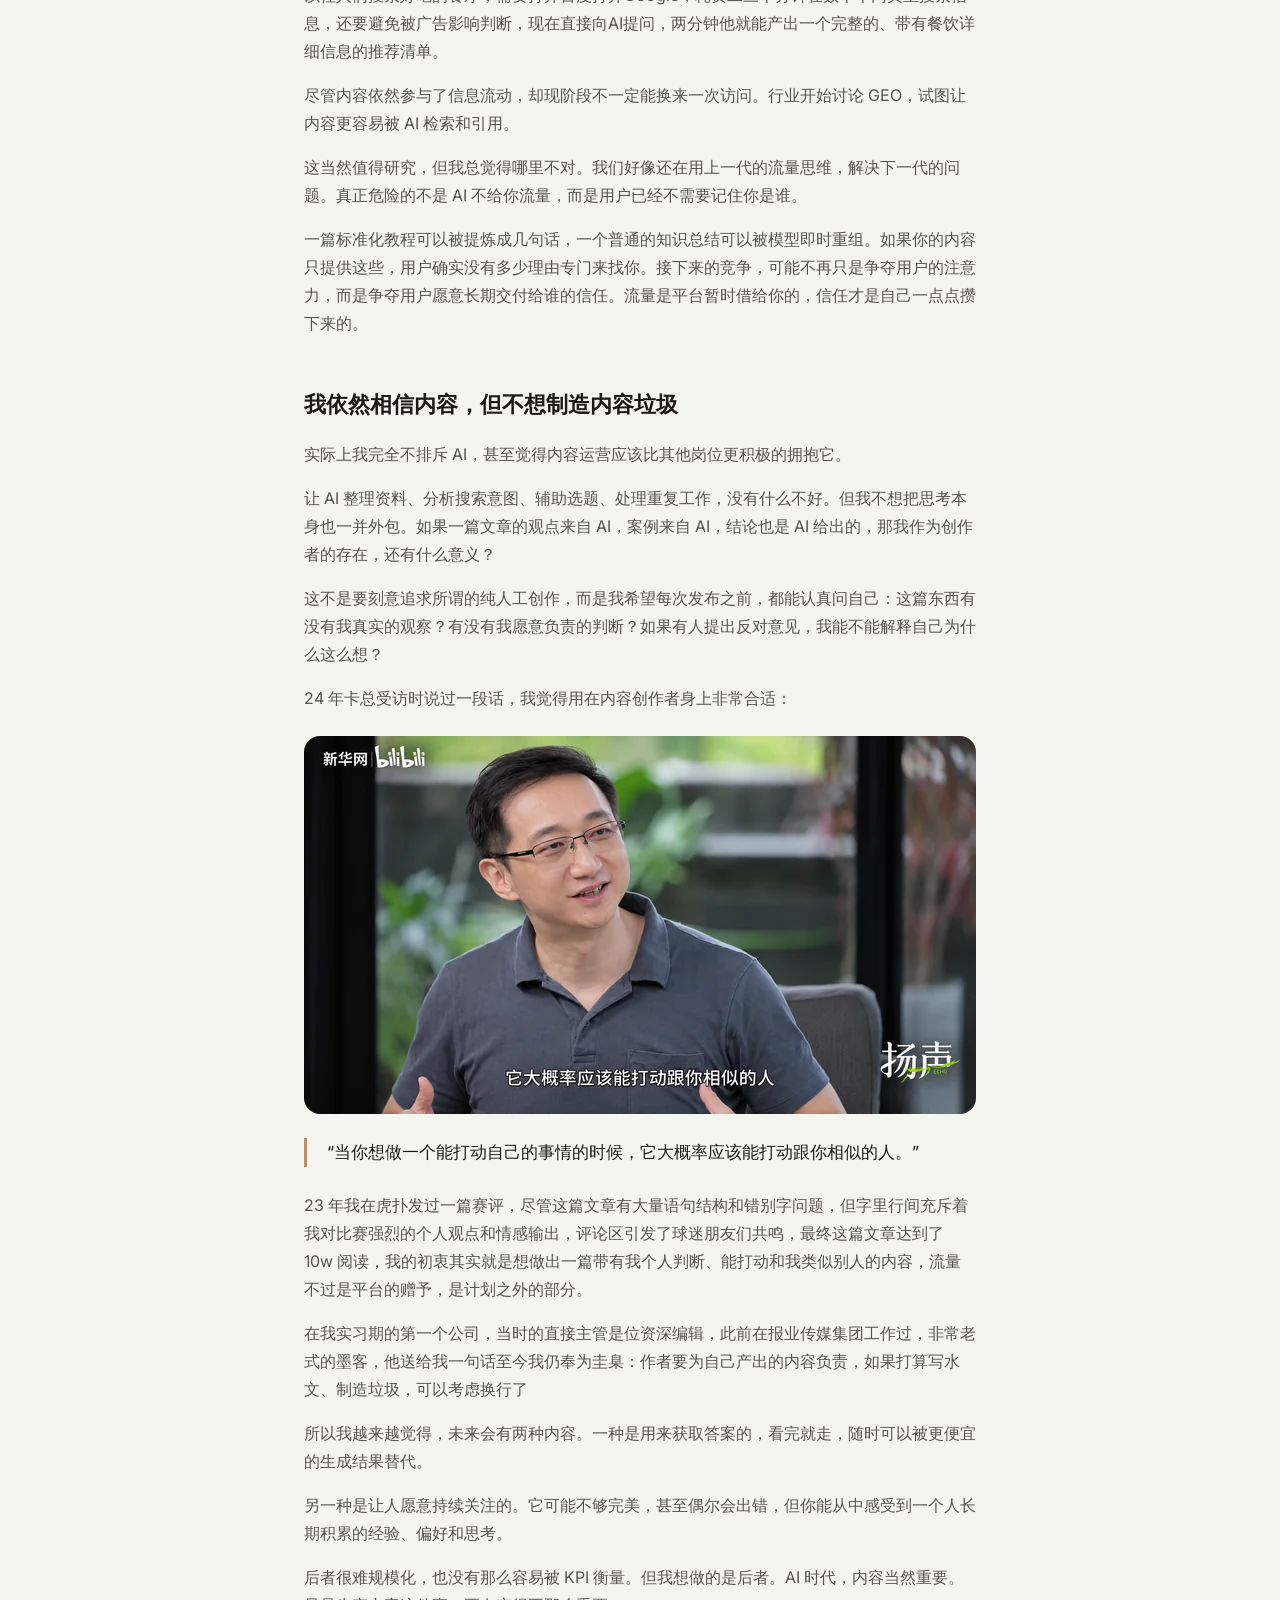
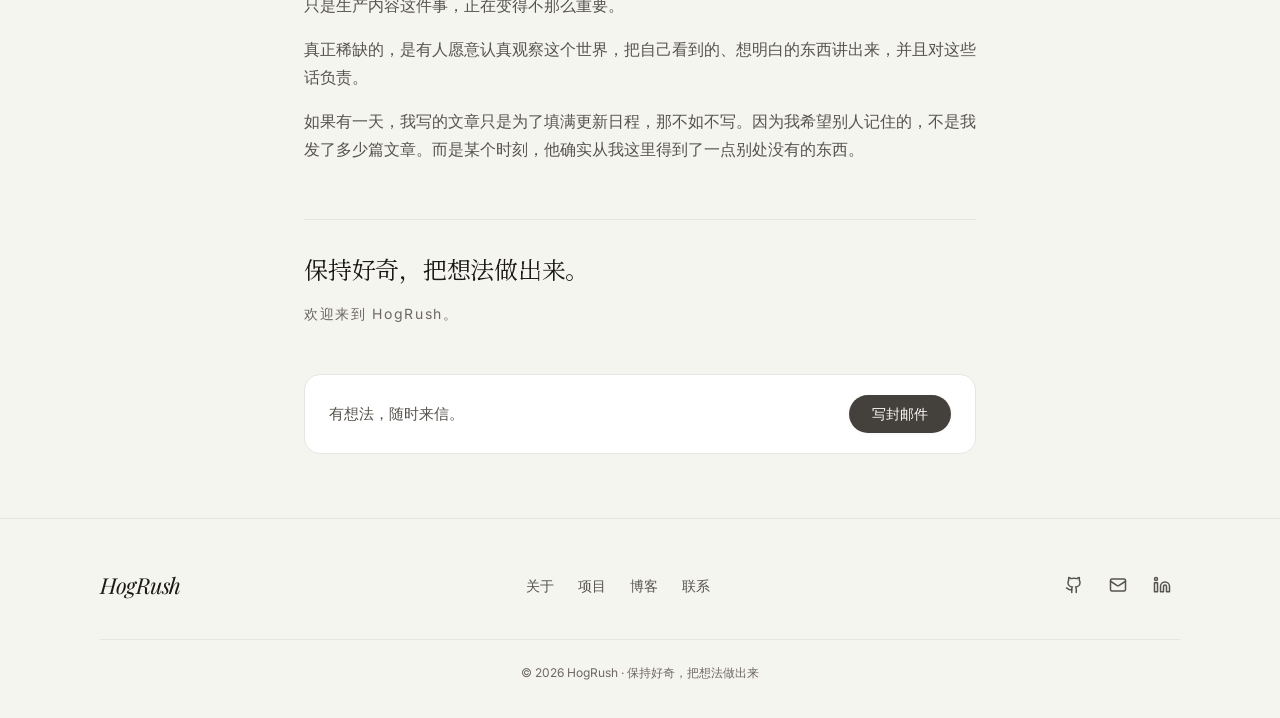
<file: blog/content-in-the-ai-era.html>
<!DOCTYPE html>
<html lang="zh-CN">
<head>
  <meta charset="UTF-8" />
  <meta name="viewport" content="width=device-width, initial-scale=1.0" />
  <title>AI 时代来了，内容还重要吗？ · HogRush</title>
  <meta name="description" content="当人人都能用 AI 写出一篇像模像样的文章，内容这件事，还有多少价值？关于内容生产、门槛上移与读者消失的一点思考。" />
  <meta name="theme-color" content="#f5f5f0" media="(prefers-color-scheme: light)" />
  <meta name="theme-color" content="#0c0a09" media="(prefers-color-scheme: dark)" />
  <meta property="og:title" content="AI 时代来了，内容还重要吗？" />
  <meta property="og:description" content="当人人都能用 AI 写出一篇像模像样的文章，内容这件事，还有多少价值？" />
  <meta property="og:type" content="article" />
  <meta property="og:image" content="https://hogrush.pages.dev/assets/og-image-1200x630.png" />
  <meta property="og:image:type" content="image/png" />
  <meta property="og:image:width" content="1200" />
  <meta property="og:image:height" content="630" />
  <meta property="og:image:alt" content="HogRush · 做点有意思的事" />
  <meta property="og:url" content="https://hogrush.pages.dev/blog/content-in-the-ai-era" />
  <meta property="article:published_time" content="2026-10-09" />
  <meta name="twitter:card" content="summary_large_image" />
  <meta name="twitter:image" content="https://hogrush.pages.dev/assets/og-image-1200x630.png" />
  <link rel="canonical" href="https://hogrush.pages.dev/blog/content-in-the-ai-era" />
  <link rel="icon" href="/favicon.ico?v=20261028b" sizes="any" />
  <link rel="icon" type="image/png" sizes="32x32" href="/favicon-32x32.png?v=20261028b" />
  <link rel="icon" type="image/png" sizes="16x16" href="/favicon-16x16.png?v=20261028b" />
  <link rel="apple-touch-icon" sizes="180x180" href="/apple-touch-icon.png?v=20261028b" />
  <link rel="manifest" href="/site.webmanifest?v=20261028b" />
  <script>
    /* 防止主题闪烁：首屏渲染前应用偏好（light / dark / system） */
    (function () {
      var pref = 'system';
      try {
        var saved = localStorage.getItem('theme');
        if (saved === 'light' || saved === 'dark' || saved === 'system') pref = saved;
      } catch (e) {}
      var dark = pref === 'dark' ||
        (pref === 'system' && window.matchMedia('(prefers-color-scheme: dark)').matches);
      var root = document.documentElement;
      if (dark) root.classList.add('dark');
      root.setAttribute('data-theme', pref);
      /* 标记 JS 可用：滚动入场动效仅在 JS 可用时隐藏元素（无 JS 时内容完整可见） */
      root.classList.add('js');
      /* 刷新（reload）时浏览器会恢复滚动位置：先按终态渲染，
         避免恢复到的位置先空白、再淡入 */
      var navEntry = performance.getEntriesByType && performance.getEntriesByType('navigation')[0];
      var isReload = navEntry ? navEntry.type === 'reload'
        : !!(performance.navigation && performance.navigation.type === 1);
      if (isReload) root.classList.add('is-reload');
    })();
  </script>
  <link rel="preconnect" href="https://fonts.googleapis.com" />
  <link rel="preconnect" href="https://fonts.gstatic.com" crossorigin />
  <link rel="preload" href="/assets/fonts/noto-serif-sc-serif-400.woff2"
        as="font" type="font/woff2" crossorigin />
  <link href="https://fonts.googleapis.com/css2?family=Inter:wght@400;500;600&family=Playfair+Display:ital,wght@1,400;1,500&display=swap" rel="stylesheet" />
  <link rel="stylesheet" href="/styles.css?v=20261124b" />
</head>
<body id="top" data-no-paper>
  <a class="skip-link" href="#main">跳到主要内容</a>
  <div class="paper-texture" aria-hidden="true"></div>

  <header class="site-header article-topbar">
    <div class="header-inner">
      <a class="article-back" href="/blog">
          <svg viewBox="0 0 24 24" fill="none" stroke="currentColor" stroke-width="2" stroke-linecap="round" stroke-linejoin="round" aria-hidden="true"><path d="m12 19-7-7 7-7" /><path d="M19 12H5" /></svg>
          <span>返回博客</span>
        </a>
      <a class="brand" href="/" aria-label="HogRush · 返回首页">
        <img class="brand-mark" src="/assets/hogrush-logo-116.webp"
             srcset="/assets/hogrush-logo-116.webp 116w, /assets/hogrush-logo-232.webp 232w"
             sizes="32px"
             alt="" width="32" height="32" decoding="async" />
        <span class="brand-name">HogRush</span>
      </a>

      <nav class="site-nav" id="site-nav" aria-label="主导航">
        <a class="nav-link" href="/#about">关于</a>
        <a class="nav-link" href="/#projects">项目</a>
        <a class="nav-link" href="/blog" aria-current="page">博客</a>
        <a class="nav-link" href="/#contact">联系</a>
      </nav>

      <div class="header-actions">
        <a class="btn btn-primary header-cta" href="/#contact">来信</a>
        <button class="icon-btn theme-toggle" id="theme-toggle" type="button" data-mode="system" aria-label="当前：跟随系统，点击切换为浅色" title="当前：跟随系统，点击切换为浅色">
          <svg class="icon-monitor" viewBox="0 0 24 24" fill="none" stroke="currentColor" stroke-width="2" stroke-linecap="round" stroke-linejoin="round" aria-hidden="true"><rect width="20" height="14" x="2" y="3" rx="2" /><path d="M8 21h8M12 17v4" /></svg>
          <svg class="icon-sun" viewBox="0 0 24 24" fill="none" stroke="currentColor" stroke-width="2" stroke-linecap="round" stroke-linejoin="round" aria-hidden="true"><circle cx="12" cy="12" r="4" /><path d="M12 2v2M12 20v2M4.93 4.93l1.41 1.41M17.66 17.66l1.41 1.41M2 12h2M20 12h2M6.34 17.66l-1.41 1.41M19.07 4.93l-1.41 1.41" /></svg>
          <svg class="icon-moon" viewBox="0 0 24 24" fill="none" stroke="currentColor" stroke-width="2" stroke-linecap="round" stroke-linejoin="round" aria-hidden="true"><path d="M12 3a6 6 0 0 0 9 9 9 9 0 1 1-9-9z" /></svg>
        </button>
        <button class="icon-btn nav-toggle" id="nav-toggle" type="button" aria-label="打开菜单" aria-expanded="false" aria-controls="site-nav">
          <svg class="icon-menu" viewBox="0 0 24 24" fill="none" stroke="currentColor" stroke-width="2" stroke-linecap="round" aria-hidden="true"><path d="M4 6h16M4 12h16M4 18h16" /></svg>
          <svg class="icon-x" viewBox="0 0 24 24" fill="none" stroke="currentColor" stroke-width="2" stroke-linecap="round" stroke-linejoin="round" aria-hidden="true"><path d="M18 6 6 18M6 6l12 12" /></svg>
        </button>
      </div>
    </div>
  </header>

  <main id="main" class="article-page">
    <article class="article" aria-labelledby="article-title">
      <div class="article-shell">
        <!-- 元信息：分类 → 日期 → 阅读时长 -->
        <div class="article-meta reveal">
          <span class="blog-tag blog-tag--essay">随笔</span>
          <time datetime="2026-10-09">2026 年 10 月 9 日</time>
          <span class="article-time">5 分钟阅读</span>
        </div>

        <h1 class="article-title reveal" id="article-title">AI 时代来了，内容还重要吗？</h1>

        <p class="article-deck reveal">当人人都能用 AI 写出一篇像模像样的文章，内容这件事，还有多少价值？</p>

        <hr class="article-rule" />

        <div class="article-body">

          <p>以前做内容运营，选题、查资料、搭框架、写稿、修改，一篇文章折腾半天是常事。</p>
          <p>现在呢？给大模型一段 Prompt，十几秒就能生成一篇结构完整、逻辑通顺的文章。再配合 Agent Workflow，连选题分析、SEO 优化、多平台分发都能自动化。</p>
          <p>更可怕的是，很多时候它写得并不差。当表达能力不再稀缺，那些靠表达吃饭的人，究竟还剩下什么？</p>

          <section id="production" aria-labelledby="h-production">
            <h2 id="h-production">内容的生产门槛，确实快没了</h2>

            <p>必须承认，AIGC 已经把内容生产这件事彻底工业化了。</p>
            <p>过去一个团队一天产出几篇内容，现在一个人调度几个 Agent，就能完成从需求抓取、关键词获取、结构制定到文案生成的整条流水线。</p>
            <p>这不是简单的效率提升，而是供给关系发生了变化。以前我们担心没有内容可发，现在真正的问题是，内容多到根本没人看。</p>
            <p>打开任何一个平台，标题越来越精准，封面越来越精致，观点越来越完整。但刷完之后，总觉得什么都没留下。</p>
            <p>因为大部分内容只是在重新排列人们早就知道的东西。我逐渐意识到，AI 降低的是内容的表达成本，却没有降低获得真实认知的成本。会写，不代表有东西值得写。</p>

          </section>

          <section id="threshold" aria-labelledby="h-threshold">
            <h2 id="h-threshold">内容真正的门槛，正在向上迁移</h2>

                        <p>以前衡量一个内容运营，往往看产出数量、阅读量、CTR、完播率。这些指标当然重要，但它们很容易让人产生一种错觉：数据好，就代表内容有价值。</p>
            <p>一个精心设计的标题可以带来点击，一套成熟的叙事模板可以提高完播率，AI 甚至能批量完成。可用户看完之后呢？他有没有真正解决问题？有没有改变原来的判断？下次遇到类似的问题，还会不会想到你？我觉得这些问题比单纯的流量更值得关心。</p>
            <p>大模型很擅长总结已经存在的知识，但真实世界里那些尚未被总结的细节，仍然需要有人亲自去发现。</p>
            <p>一次用户访谈里不经意的抱怨，一个产品上线后反常的转化数据，一次自己踩过的坑，都可能比几十篇整理得漂漂亮亮的行业文章更有价值。</p>
            <p>内容的门槛没有消失，只是从“怎么写”，变成了“你到底知道什么”。</p>

          </section>

          <section id="readers" aria-labelledby="h-readers">
            <h2 id="h-readers">比内容过剩更值得警惕的，是读者正在消失</h2>

            <p>还有一个变化，我觉得很多做内容的人没有真正准备好。过去我们研究 SEO，是为了让用户搜索一个问题，然后点击进入我们的页面。但随着 AI Search、RAG 和各类 Answer Engine 的发展，用户越来越可能直接在对话框里拿到答案。</p>
            <p>以往人们搜索好吃的餐厅，需要打开百度打开Google，耗费二三十分钟在数十个网页里搜索信息，还要避免被广告影响判断，现在直接向AI提问，两分钟他就能产出一个完整的、带有餐饮详细信息的推荐清单。</p>
                        <p>尽管内容依然参与了信息流动，却现阶段不一定能换来一次访问。行业开始讨论 GEO，试图让内容更容易被 AI 检索和引用。</p>
            <p>这当然值得研究，但我总觉得哪里不对。我们好像还在用上一代的流量思维，解决下一代的问题。真正危险的不是 AI 不给你流量，而是用户已经不需要记住你是谁。</p>
            <p>一篇标准化教程可以被提炼成几句话，一个普通的知识总结可以被模型即时重组。如果你的内容只提供这些，用户确实没有多少理由专门来找你。接下来的竞争，可能不再只是争夺用户的注意力，而是争夺用户愿意长期交付给谁的信任。流量是平台暂时借给你的，信任才是自己一点点攒下来的。</p>

          </section>

          <section id="believe" aria-labelledby="h-believe">
            <h2 id="h-believe">我依然相信内容，但不想制造内容垃圾</h2>

                        <p>实际上我完全不排斥 AI，甚至觉得内容运营应该比其他岗位更积极的拥抱它。</p>
            <p>让 AI 整理资料、分析搜索意图、辅助选题、处理重复工作，没有什么不好。但我不想把思考本身也一并外包。如果一篇文章的观点来自 AI，案例来自 AI，结论也是 AI 给出的，那我作为创作者的存在，还有什么意义？</p>
            <p>这不是要刻意追求所谓的纯人工创作，而是我希望每次发布之前，都能认真问自己：这篇东西有没有我真实的观察？有没有我愿意负责的判断？如果有人提出反对意见，我能不能解释自己为什么这么想？</p>
            <p>24 年卡总受访时说过一段话，我觉得用在内容创作者身上非常合适：</p>
            <figure class="article-figure">
              <img
                src="/assets/img/blog/ai-creator-judgement-672.webp"
                srcset="/assets/img/blog/ai-creator-judgement-672.webp 672w, /assets/img/blog/ai-creator-judgement-1344.webp 1344w"
                sizes="(max-width: 480px) calc(100vw - 40px), (max-width: 719px) calc(100vw - 48px), 672px"
                width="672"
                height="378"
                alt="访谈视频截图：戴黑框眼镜、穿深灰短袖 polo 衫的男士在虚化的绿植窗前讲话，画面底部字幕是“它大概率应该能打动跟你相似的人”，左上角为新华网与 bilibili 台标。"
                loading="lazy"
                decoding="async"
              />
            </figure>
            <blockquote class="article-quote">“当你想做一个能打动自己的事情的时候，它大概率应该能打动跟你相似的人。”</blockquote>
            <p>23 年我在虎扑发过一篇赛评，尽管这篇文章有大量语句结构和错别字问题，但字里行间充斥着我对比赛强烈的个人观点和情感输出，评论区引发了球迷朋友们共鸣，最终这篇文章达到了 10w 阅读，我的初衷其实就是想做出一篇带有我个人判断、能打动和我类似别人的内容，流量不过是平台的赠予，是计划之外的部分。</p>
            <p>在我实习期的第一个公司，当时的直接主管是位资深编辑，此前在报业传媒集团工作过，非常老式的墨客，他送给我一句话至今我仍奉为圭臬：作者要为自己产出的内容负责，如果打算写水文、制造垃圾，可以考虑换行了</p>
            <p>所以我越来越觉得，未来会有两种内容。一种是用来获取答案的，看完就走，随时可以被更便宜的生成结果替代。</p>
            <p>另一种是让人愿意持续关注的。它可能不够完美，甚至偶尔会出错，但你能从中感受到一个人长期积累的经验、偏好和思考。</p>
            <p>后者很难规模化，也没有那么容易被 KPI 衡量。但我想做的是后者。AI 时代，内容当然重要。只是生产内容这件事，正在变得不那么重要。</p>
            <p>真正稀缺的，是有人愿意认真观察这个世界，把自己看到的、想明白的东西讲出来，并且对这些话负责。</p>
            <p>如果有一天，我写的文章只是为了填满更新日程，那不如不写。因为我希望别人记住的，不是我发了多少篇文章。而是某个时刻，他确实从我这里得到了一点别处没有的东西。</p>

          </section>

          <!-- 尾句 -->
          <div class="article-signoff">
            <p class="article-signoff-line">保持好奇，把想法做出来。</p>
            <p class="article-signoff-end">欢迎来到 HogRush。</p>
          </div>
        </div>
      </div>

      <!-- 文末卡片（对标 sitor 的 invite card 位置） -->
      <aside class="article-invite" aria-label="来信">
        <div class="article-invite-card">
          <p class="article-invite-text">有想法，随时来信。</p>
          <a class="btn btn-primary" href="/#contact">写封邮件</a>
        </div>
      </aside>
    </article>
  </main>

  <!-- ============ 页脚 ============ -->
  <footer class="site-footer">
    <div class="footer-inner">
      <a class="brand" href="/" aria-label="HogRush · 返回首页">
        <span class="brand-name">HogRush</span>
      </a>
      <nav class="footer-nav" aria-label="页脚导航">
        <a href="/#about">关于</a>
        <a href="/#projects">项目</a>
        <a href="/blog">博客</a>
        <a href="/#contact">联系</a>
      </nav>
      <div class="footer-social">
        <a class="icon-btn" href="https://github.com/HogRush" target="_blank" rel="noopener" aria-label="GitHub">
          <svg viewBox="0 0 24 24" fill="none" stroke="currentColor" stroke-width="2" stroke-linecap="round" stroke-linejoin="round" aria-hidden="true"><path d="M15 22v-4a4.8 4.8 0 0 0-1-3.5c3 0 6-2 6-5.5.08-1.25-.27-2.48-1-3.5.28-1.15.28-2.35 0-3.5 0 0-1 0-3 1.5-2.64-.5-5.36-.5-8 0C6 2 5 2 5 2c-.3 1.15-.3 2.35 0 3.5A5.403 5.403 0 0 0 4 9c0 3.5 3 5.5 6 5.5-.39.49-.68 1.05-.85 1.65-.17.6-.22 1.23-.15 1.85v4" /><path d="M9 18c-4.51 2-5-2-7-2" /></svg>
        </a>
        <a class="icon-btn" href="mailto:kdsc2974@gmail.com" aria-label="邮箱">
          <svg viewBox="0 0 24 24" fill="none" stroke="currentColor" stroke-width="2" stroke-linecap="round" stroke-linejoin="round" aria-hidden="true"><rect width="20" height="16" x="2" y="4" rx="2" /><path d="m22 7-8.97 5.7a1.94 1.94 0 0 1-2.06 0L2 7" /></svg>
        </a>
        <a class="icon-btn" href="https://www.linkedin.com/in/stephen-lee-work" target="_blank" rel="noopener" aria-label="LinkedIn">
          <svg viewBox="0 0 24 24" fill="none" stroke="currentColor" stroke-width="2" stroke-linecap="round" stroke-linejoin="round" aria-hidden="true"><path d="M16 8a6 6 0 0 1 6 6v7h-4v-7a2 2 0 0 0-2-2 2 2 0 0 0-2 2v7h-4v-7a6 6 0 0 1 6-6z"/><rect width="4" height="12" x="2" y="9"/><circle cx="4" cy="4" r="2"/></svg>
        </a>
      </div>
    </div>
    <p class="footer-bottom">© <span id="year">2026</span> HogRush · 保持好奇，把想法做出来</p>
  </footer>

  <script src="/script.js?v=20261122" defer></script>
</body>
</html>
</file>
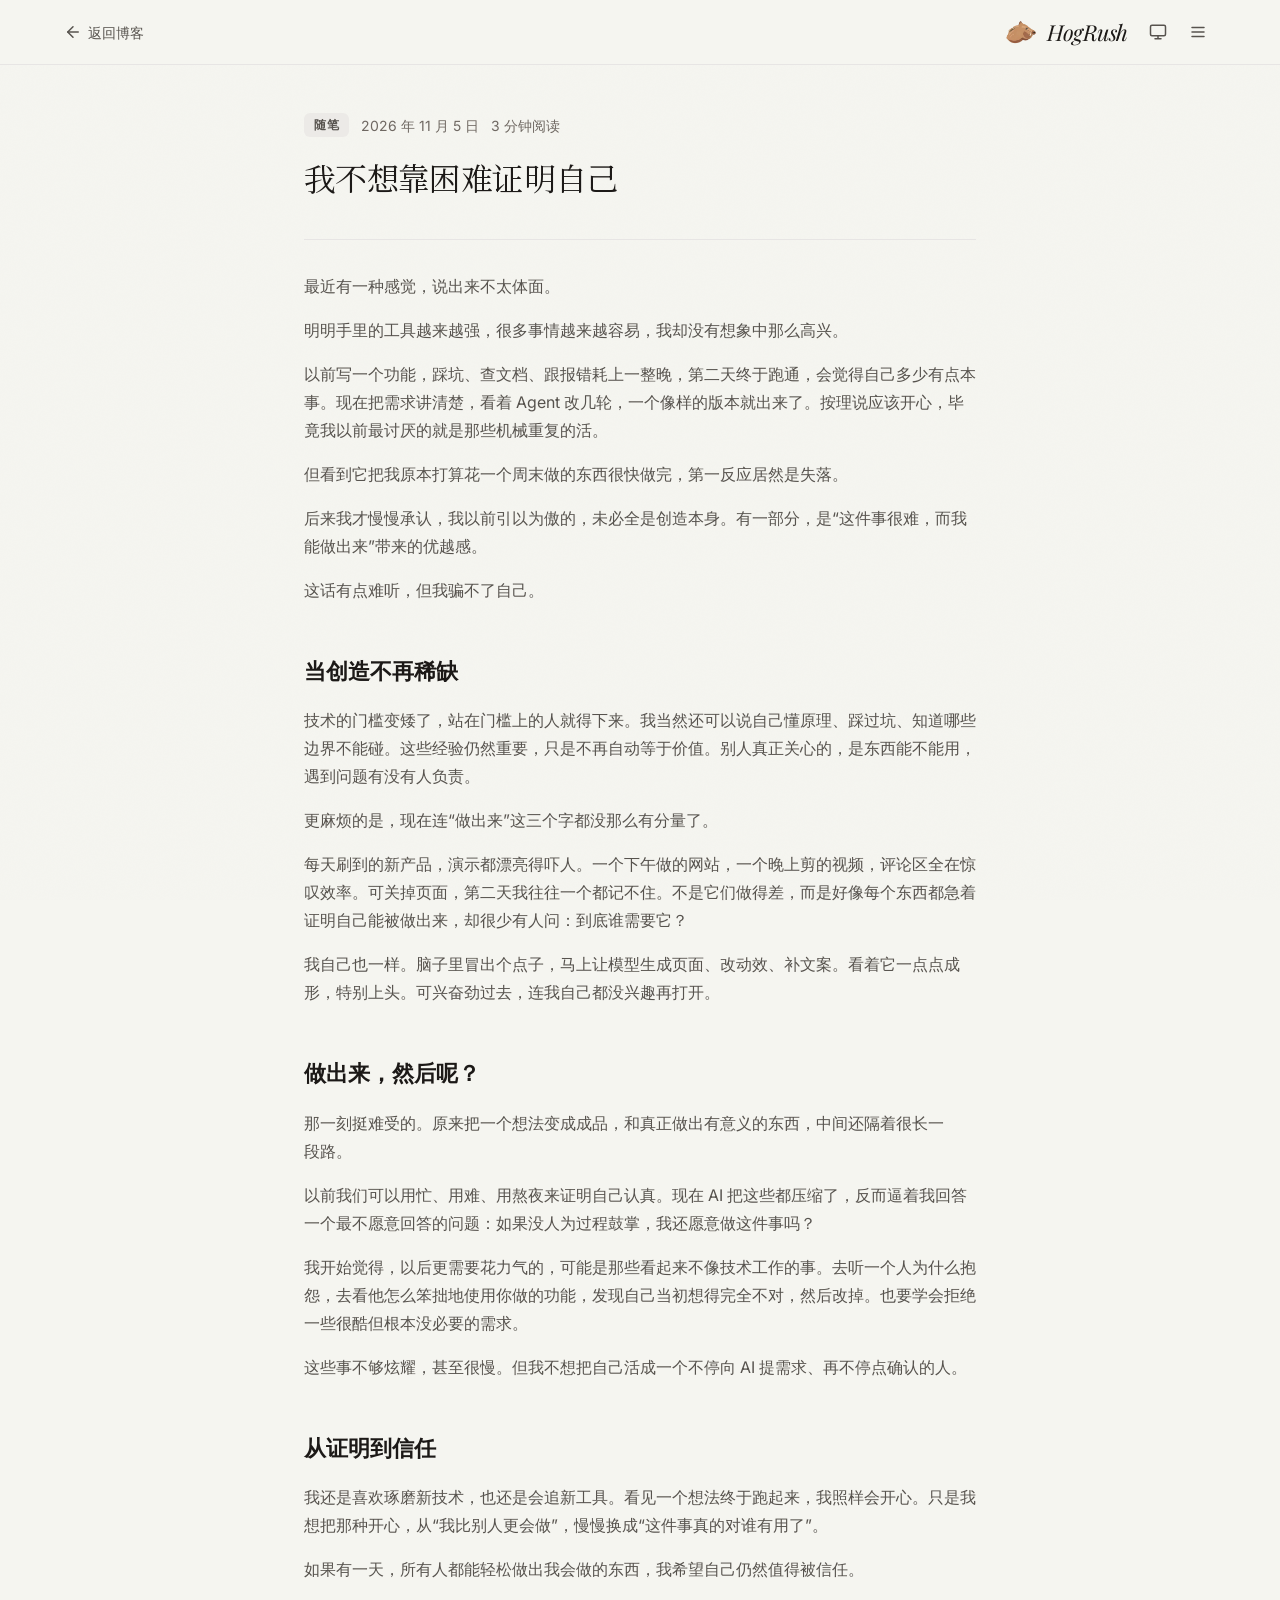
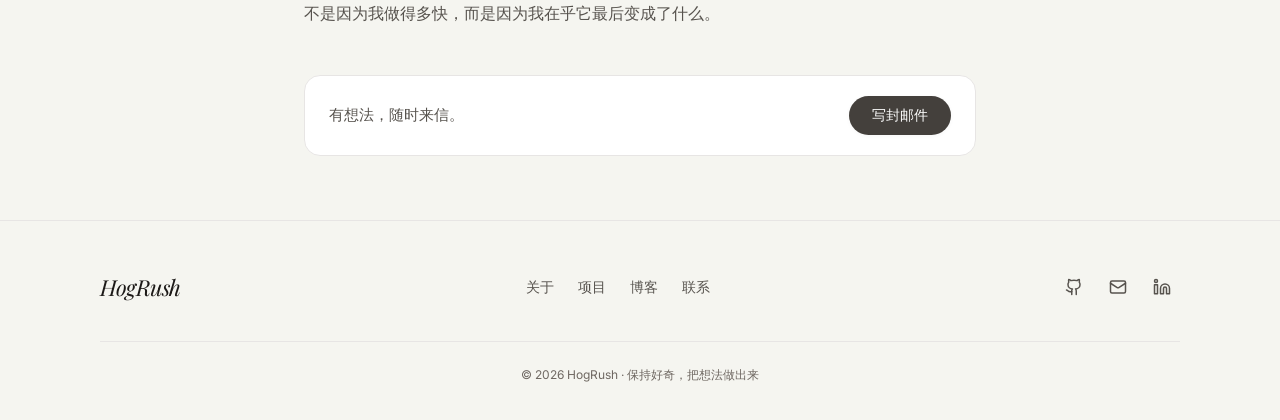
<file: blog/i-dont-prove-myself-by-difficulty.html>
<!DOCTYPE html>
<html lang="zh-CN">
<head>
  <meta charset="UTF-8" />
  <meta name="viewport" content="width=device-width, initial-scale=1.0" />
  <title>我不想靠困难证明自己 · HogRush</title>
  <meta name="description" content="工具越来越强，事情越来越容易，我却没有想象中那么高兴。关于难度、创造与价值的一点自省。" />
  <meta name="theme-color" content="#f5f5f0" media="(prefers-color-scheme: light)" />
  <meta name="theme-color" content="#0c0a09" media="(prefers-color-scheme: dark)" />
  <meta property="og:title" content="我不想靠困难证明自己" />
  <meta property="og:description" content="明明手里的工具越来越强，很多事情越来越容易，我却没有想象中那么高兴。" />
  <meta property="og:type" content="article" />
  <meta property="og:image" content="https://hogrush.pages.dev/assets/og-image-1200x630.png" />
  <meta property="og:image:type" content="image/png" />
  <meta property="og:image:width" content="1200" />
  <meta property="og:image:height" content="630" />
  <meta property="og:image:alt" content="HogRush · 做点有意思的事" />
  <meta property="og:url" content="https://hogrush.pages.dev/blog/i-dont-prove-myself-by-difficulty" />
  <meta property="article:published_time" content="2026-11-05" />
  <meta name="twitter:card" content="summary_large_image" />
  <meta name="twitter:image" content="https://hogrush.pages.dev/assets/og-image-1200x630.png" />
  <link rel="canonical" href="https://hogrush.pages.dev/blog/i-dont-prove-myself-by-difficulty" />
  <link rel="icon" href="/favicon.ico?v=20261028b" sizes="any" />
  <link rel="icon" type="image/png" sizes="32x32" href="/favicon-32x32.png?v=20261028b" />
  <link rel="icon" type="image/png" sizes="16x16" href="/favicon-16x16.png?v=20261028b" />
  <link rel="apple-touch-icon" sizes="180x180" href="/apple-touch-icon.png?v=20261028b" />
  <link rel="manifest" href="/site.webmanifest?v=20261028b" />
  <script>
    /* 防止主题闪烁：首屏渲染前应用偏好（light / dark / system） */
    (function () {
      var pref = 'system';
      try {
        var saved = localStorage.getItem('theme');
        if (saved === 'light' || saved === 'dark' || saved === 'system') pref = saved;
      } catch (e) {}
      var dark = pref === 'dark' ||
        (pref === 'system' && window.matchMedia('(prefers-color-scheme: dark)').matches);
      var root = document.documentElement;
      if (dark) root.classList.add('dark');
      root.setAttribute('data-theme', pref);
      /* 标记 JS 可用：滚动入场动效仅在 JS 可用时隐藏元素（无 JS 时内容完整可见） */
      root.classList.add('js');
      /* 刷新（reload）时浏览器会恢复滚动位置：先按终态渲染，
         避免恢复到的位置先空白、再淡入 */
      var navEntry = performance.getEntriesByType && performance.getEntriesByType('navigation')[0];
      var isReload = navEntry ? navEntry.type === 'reload'
        : !!(performance.navigation && performance.navigation.type === 1);
      if (isReload) root.classList.add('is-reload');
    })();
  </script>
  <link rel="preconnect" href="https://fonts.googleapis.com" />
  <link rel="preconnect" href="https://fonts.gstatic.com" crossorigin />
  <link rel="preload" href="/assets/fonts/noto-serif-sc-serif-400.woff2"
        as="font" type="font/woff2" crossorigin />
  <link href="https://fonts.googleapis.com/css2?family=Inter:wght@400;500;600&family=Playfair+Display:ital,wght@1,400;1,500&display=swap" rel="stylesheet" />
  <link rel="stylesheet" href="/styles.css?v=20261122" />
</head>
<body id="top" data-no-paper>
  <a class="skip-link" href="#main">跳到主要内容</a>
  <div class="paper-texture" aria-hidden="true"></div>

  <header class="site-header article-topbar">
    <div class="header-inner">
      <a class="article-back" href="/blog">
          <svg viewBox="0 0 24 24" fill="none" stroke="currentColor" stroke-width="2" stroke-linecap="round" stroke-linejoin="round" aria-hidden="true"><path d="m12 19-7-7 7-7" /><path d="M19 12H5" /></svg>
          <span>返回博客</span>
        </a>
      <a class="brand" href="/" aria-label="HogRush · 返回首页">
        <img class="brand-mark" src="/assets/hogrush-logo-116.webp"
             srcset="/assets/hogrush-logo-116.webp 116w, /assets/hogrush-logo-232.webp 232w"
             sizes="32px"
             alt="" width="32" height="32" decoding="async" />
        <span class="brand-name">HogRush</span>
      </a>

      <nav class="site-nav" id="site-nav" aria-label="主导航">
        <a class="nav-link" href="/#about">关于</a>
        <a class="nav-link" href="/#projects">项目</a>
        <a class="nav-link" href="/blog" aria-current="page">博客</a>
        <a class="nav-link" href="/#contact">联系</a>
      </nav>

      <div class="header-actions">
        <a class="btn btn-primary header-cta" href="/#contact">来信</a>
        <button class="icon-btn theme-toggle" id="theme-toggle" type="button" data-mode="system" aria-label="当前：跟随系统，点击切换为浅色" title="当前：跟随系统，点击切换为浅色">
          <svg class="icon-monitor" viewBox="0 0 24 24" fill="none" stroke="currentColor" stroke-width="2" stroke-linecap="round" stroke-linejoin="round" aria-hidden="true"><rect width="20" height="14" x="2" y="3" rx="2" /><path d="M8 21h8M12 17v4" /></svg>
          <svg class="icon-sun" viewBox="0 0 24 24" fill="none" stroke="currentColor" stroke-width="2" stroke-linecap="round" stroke-linejoin="round" aria-hidden="true"><circle cx="12" cy="12" r="4" /><path d="M12 2v2M12 20v2M4.93 4.93l1.41 1.41M17.66 17.66l1.41 1.41M2 12h2M20 12h2M6.34 17.66l-1.41 1.41M19.07 4.93l-1.41 1.41" /></svg>
          <svg class="icon-moon" viewBox="0 0 24 24" fill="none" stroke="currentColor" stroke-width="2" stroke-linecap="round" stroke-linejoin="round" aria-hidden="true"><path d="M12 3a6 6 0 0 0 9 9 9 9 0 1 1-9-9z" /></svg>
        </button>
        <button class="icon-btn nav-toggle" id="nav-toggle" type="button" aria-label="打开菜单" aria-expanded="false" aria-controls="site-nav">
          <svg class="icon-menu" viewBox="0 0 24 24" fill="none" stroke="currentColor" stroke-width="2" stroke-linecap="round" aria-hidden="true"><path d="M4 6h16M4 12h16M4 18h16" /></svg>
          <svg class="icon-x" viewBox="0 0 24 24" fill="none" stroke="currentColor" stroke-width="2" stroke-linecap="round" stroke-linejoin="round" aria-hidden="true"><path d="M18 6 6 18M6 6l12 12" /></svg>
        </button>
      </div>
    </div>
  </header>

  <main id="main" class="article-page">
    <article class="article" aria-labelledby="article-title">
      <div class="article-shell">
        <div class="article-meta reveal">
          <span class="blog-tag blog-tag--essay">随笔</span>
          <time datetime="2026-11-05">2026 年 11 月 5 日</time>
          <span class="article-time">3 分钟阅读</span>
        </div>

        <h1 class="article-title reveal" id="article-title">我不想靠困难证明自己</h1>

        <hr class="article-rule" />

        <div class="article-body">

          <p>最近有一种感觉，说出来不太体面。</p>
          <p>明明手里的工具越来越强，很多事情越来越容易，我却没有想象中那么高兴。</p>
          <p>以前写一个功能，踩坑、查文档、跟报错耗上一整晚，第二天终于跑通，会觉得自己多少有点本事。现在把需求讲清楚，看着 Agent 改几轮，一个像样的版本就出来了。按理说应该开心，毕竟我以前最讨厌的就是那些机械重复的活。</p>
          <p>但看到它把我原本打算花一个周末做的东西很快做完，第一反应居然是失落。</p>
          <p>后来我才慢慢承认，我以前引以为傲的，未必全是创造本身。有一部分，是“这件事很难，而我能做出来”带来的优越感。</p>
          <p>这话有点难听，但我骗不了自己。</p>
          <section id="creation" aria-labelledby="h-creation">
            <h2 id="h-creation">当创造不再稀缺</h2>
          <p>技术的门槛变矮了，站在门槛上的人就得下来。我当然还可以说自己懂原理、踩过坑、知道哪些边界不能碰。这些经验仍然重要，只是不再自动等于价值。别人真正关心的，是东西能不能用，遇到问题有没有人负责。</p>
          <p>更麻烦的是，现在连“做出来”这三个字都没那么有分量了。</p>
          <p>每天刷到的新产品，演示都漂亮得吓人。一个下午做的网站，一个晚上剪的视频，评论区全在惊叹效率。可关掉页面，第二天我往往一个都记不住。不是它们做得差，而是好像每个东西都急着证明自己能被做出来，却很少有人问：到底谁需要它？</p>
          <p>我自己也一样。脑子里冒出个点子，马上让模型生成页面、改动效、补文案。看着它一点点成形，特别上头。可兴奋劲过去，连我自己都没兴趣再打开。</p>
          </section>
          <section id="what-next" aria-labelledby="h-what-next">
            <h2 id="h-what-next">做出来，然后呢？</h2>
          <p>那一刻挺难受的。原来把一个想法变成成品，和真正做出有意义的东西，中间还隔着很长一段路。</p>
          <p>以前我们可以用忙、用难、用熬夜来证明自己认真。现在 AI 把这些都压缩了，反而逼着我回答一个最不愿意回答的问题：如果没人为过程鼓掌，我还愿意做这件事吗？</p>
          <p>我开始觉得，以后更需要花力气的，可能是那些看起来不像技术工作的事。去听一个人为什么抱怨，去看他怎么笨拙地使用你做的功能，发现自己当初想得完全不对，然后改掉。也要学会拒绝一些很酷但根本没必要的需求。</p>
          <p>这些事不够炫耀，甚至很慢。但我不想把自己活成一个不停向 AI 提需求、再不停点确认的人。</p>
          </section>
          <section id="trust" aria-labelledby="h-trust">
            <h2 id="h-trust">从证明到信任</h2>
          <p>我还是喜欢琢磨新技术，也还是会追新工具。看见一个想法终于跑起来，我照样会开心。只是我想把那种开心，从“我比别人更会做”，慢慢换成“这件事真的对谁有用了”。</p>
          <p>如果有一天，所有人都能轻松做出我会做的东西，我希望自己仍然值得被信任。</p>
          <p>不是因为我做得多快，而是因为我在乎它最后变成了什么。</p>
          </section>
        </div>
      </div>


      <!-- 文末卡片（对标 sitor 的 invite card 位置） -->
      <aside class="article-invite" aria-label="来信">
        <div class="article-invite-card">
          <p class="article-invite-text">有想法，随时来信。</p>
          <a class="btn btn-primary" href="/#contact">写封邮件</a>
        </div>
      </aside>
    </article>
  </main>

  <!-- ============ 页脚 ============ -->
  <footer class="site-footer">
    <div class="footer-inner">
      <a class="brand" href="/" aria-label="HogRush · 返回首页">
        <span class="brand-name">HogRush</span>
      </a>
      <nav class="footer-nav" aria-label="页脚导航">
        <a href="/#about">关于</a>
        <a href="/#projects">项目</a>
        <a href="/blog">博客</a>
        <a href="/#contact">联系</a>
      </nav>
      <div class="footer-social">
        <a class="icon-btn" href="https://github.com/HogRush" target="_blank" rel="noopener" aria-label="GitHub">
          <svg viewBox="0 0 24 24" fill="none" stroke="currentColor" stroke-width="2" stroke-linecap="round" stroke-linejoin="round" aria-hidden="true"><path d="M15 22v-4a4.8 4.8 0 0 0-1-3.5c3 0 6-2 6-5.5.08-1.25-.27-2.48-1-3.5.28-1.15.28-2.35 0-3.5 0 0-1 0-3 1.5-2.64-.5-5.36-.5-8 0C6 2 5 2 5 2c-.3 1.15-.3 2.35 0 3.5A5.403 5.403 0 0 0 4 9c0 3.5 3 5.5 6 5.5-.39.49-.68 1.05-.85 1.65-.17.6-.22 1.23-.15 1.85v4" /><path d="M9 18c-4.51 2-5-2-7-2" /></svg>
        </a>
        <a class="icon-btn" href="mailto:kdsc2974@gmail.com" aria-label="邮箱">
          <svg viewBox="0 0 24 24" fill="none" stroke="currentColor" stroke-width="2" stroke-linecap="round" stroke-linejoin="round" aria-hidden="true"><rect width="20" height="16" x="2" y="4" rx="2" /><path d="m22 7-8.97 5.7a1.94 1.94 0 0 1-2.06 0L2 7" /></svg>
        </a>
        <a class="icon-btn" href="https://www.linkedin.com/in/stephen-lee-work" target="_blank" rel="noopener" aria-label="LinkedIn">
          <svg viewBox="0 0 24 24" fill="none" stroke="currentColor" stroke-width="2" stroke-linecap="round" stroke-linejoin="round" aria-hidden="true"><path d="M16 8a6 6 0 0 1 6 6v7h-4v-7a2 2 0 0 0-2-2 2 2 0 0 0-2 2v7h-4v-7a6 6 0 0 1 6-6z"/><rect width="4" height="12" x="2" y="9"/><circle cx="4" cy="4" r="2"/></svg>
        </a>
      </div>
    </div>
    <p class="footer-bottom">© <span id="year">2026</span> HogRush · 保持好奇，把想法做出来</p>
  </footer>

  <script src="/script.js?v=20261122" defer></script>
</body>
</html>
</file>
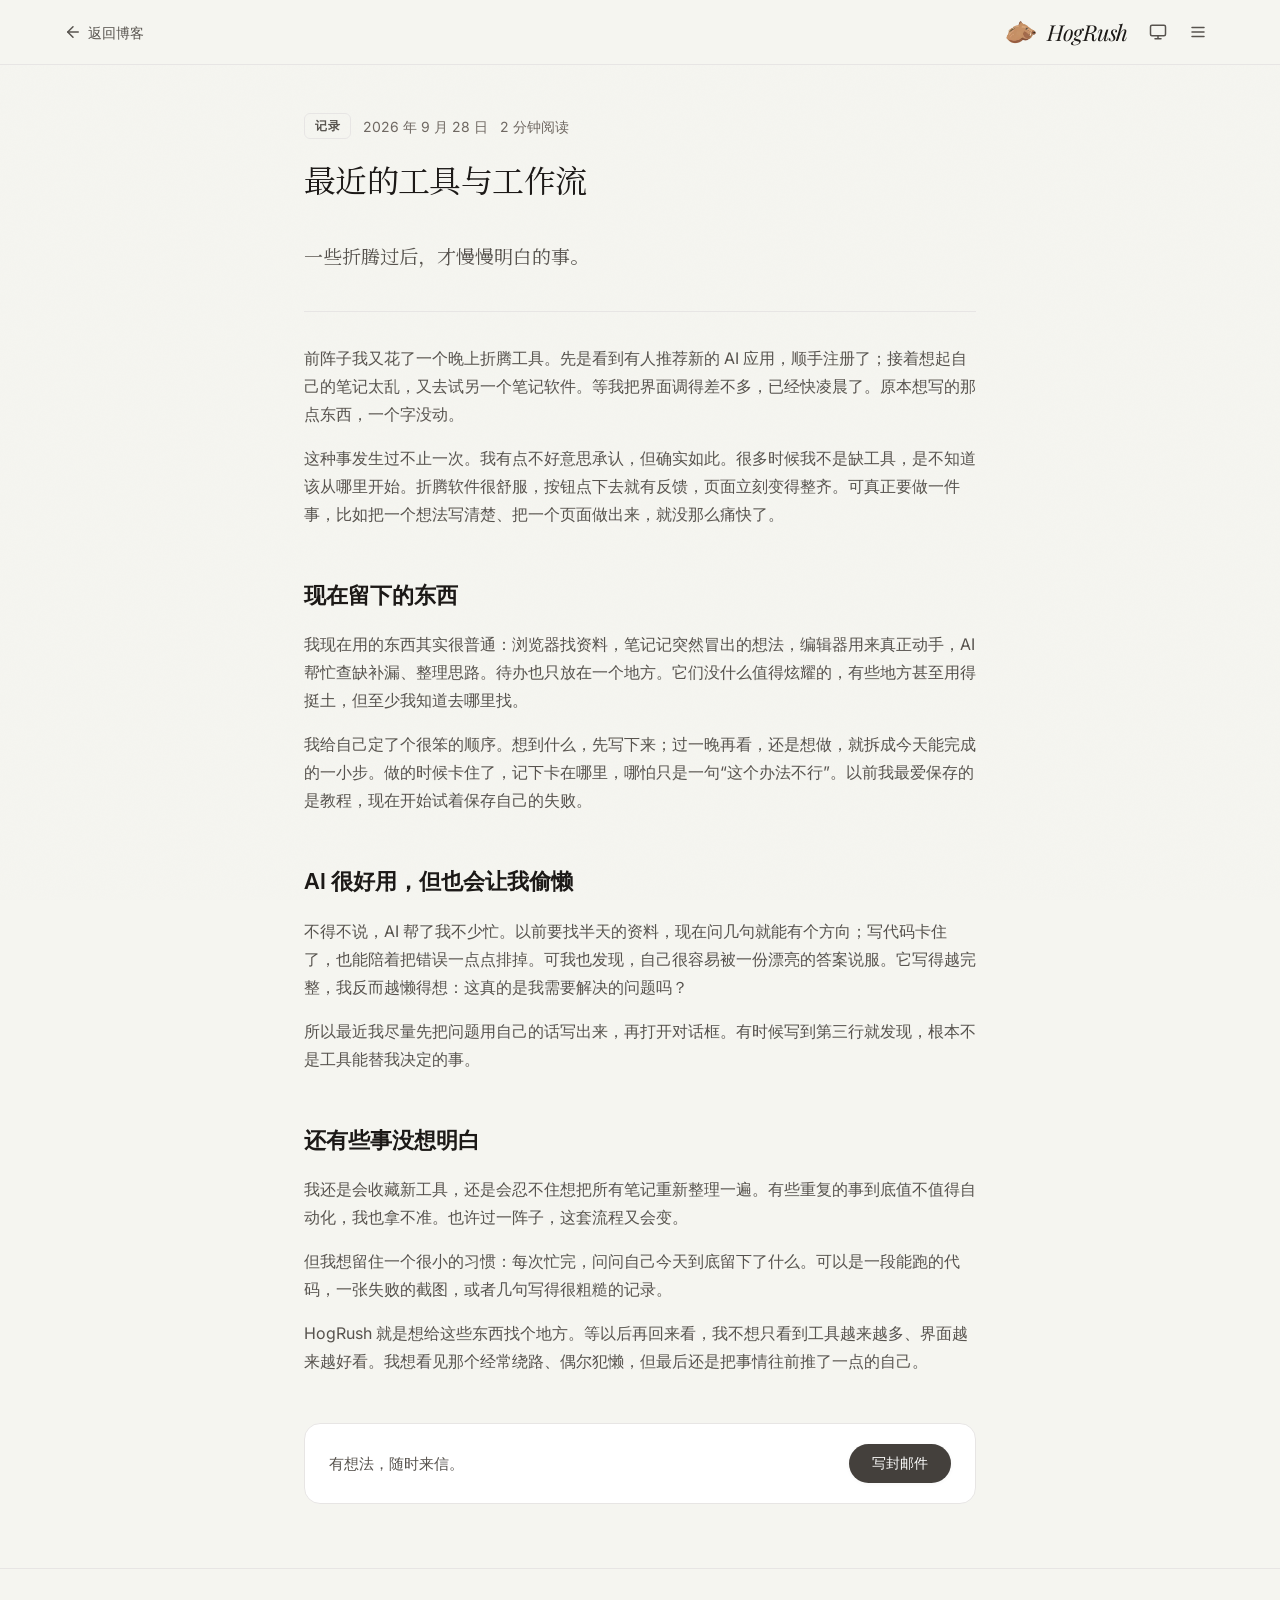
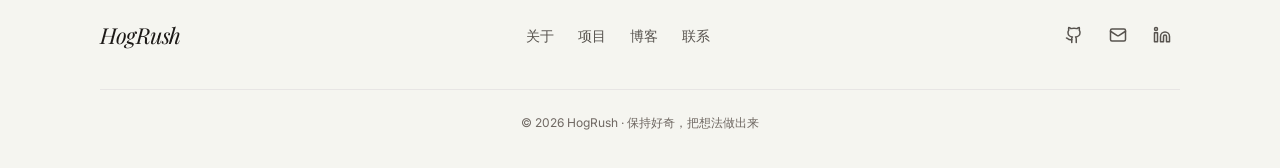
<file: blog/recent-tools-and-workflow.html>
<!DOCTYPE html>
<html lang="zh-CN">
<head>
  <meta charset="UTF-8" />
  <meta name="viewport" content="width=device-width, initial-scale=1.0" />
  <title>最近的工具与工作流 · HogRush</title>
  <meta name="description" content="一些折腾过后，才慢慢明白的事。关于工具、笔记与工作流的一点记录。" />
  <meta name="theme-color" content="#f5f5f0" media="(prefers-color-scheme: light)" />
  <meta name="theme-color" content="#0c0a09" media="(prefers-color-scheme: dark)" />
  <meta property="og:title" content="最近的工具与工作流" />
  <meta property="og:description" content="一些折腾过后，才慢慢明白的事。" />
  <meta property="og:type" content="article" />
  <meta property="og:image" content="https://hogrush.pages.dev/assets/og-image-1200x630.png" />
  <meta property="og:image:type" content="image/png" />
  <meta property="og:image:width" content="1200" />
  <meta property="og:image:height" content="630" />
  <meta property="og:image:alt" content="HogRush · 做点有意思的事" />
  <meta property="og:url" content="https://hogrush.pages.dev/blog/recent-tools-and-workflow" />
  <meta property="article:published_time" content="2026-09-28" />
  <meta name="twitter:card" content="summary_large_image" />
  <meta name="twitter:image" content="https://hogrush.pages.dev/assets/og-image-1200x630.png" />
  <link rel="canonical" href="https://hogrush.pages.dev/blog/recent-tools-and-workflow" />
  <link rel="icon" href="/favicon.ico?v=20261028b" sizes="any" />
  <link rel="icon" type="image/png" sizes="32x32" href="/favicon-32x32.png?v=20261028b" />
  <link rel="icon" type="image/png" sizes="16x16" href="/favicon-16x16.png?v=20261028b" />
  <link rel="apple-touch-icon" sizes="180x180" href="/apple-touch-icon.png?v=20261028b" />
  <link rel="manifest" href="/site.webmanifest?v=20261028b" />
  <script>
    /* 防止主题闪烁：首屏渲染前应用偏好（light / dark / system） */
    (function () {
      var pref = 'system';
      try {
        var saved = localStorage.getItem('theme');
        if (saved === 'light' || saved === 'dark' || saved === 'system') pref = saved;
      } catch (e) {}
      var dark = pref === 'dark' ||
        (pref === 'system' && window.matchMedia('(prefers-color-scheme: dark)').matches);
      var root = document.documentElement;
      if (dark) root.classList.add('dark');
      root.setAttribute('data-theme', pref);
      /* 标记 JS 可用：滚动入场动效仅在 JS 可用时隐藏元素（无 JS 时内容完整可见） */
      root.classList.add('js');
      /* 刷新（reload）时浏览器会恢复滚动位置：先按终态渲染，
         避免恢复到的位置先空白、再淡入 */
      var navEntry = performance.getEntriesByType && performance.getEntriesByType('navigation')[0];
      var isReload = navEntry ? navEntry.type === 'reload'
        : !!(performance.navigation && performance.navigation.type === 1);
      if (isReload) root.classList.add('is-reload');
    })();
  </script>
  <link rel="preconnect" href="https://fonts.googleapis.com" />
  <link rel="preconnect" href="https://fonts.gstatic.com" crossorigin />
  <link rel="preload" href="/assets/fonts/noto-serif-sc-serif-400.woff2"
        as="font" type="font/woff2" crossorigin />
  <link href="https://fonts.googleapis.com/css2?family=Inter:wght@400;500;600&family=Playfair+Display:ital,wght@1,400;1,500&display=swap" rel="stylesheet" />
  <link rel="stylesheet" href="/styles.css?v=20261122" />
</head>
<body id="top" data-no-paper>
  <a class="skip-link" href="#main">跳到主要内容</a>
  <div class="paper-texture" aria-hidden="true"></div>

  <header class="site-header article-topbar">
    <div class="header-inner">
      <a class="article-back" href="/blog">
          <svg viewBox="0 0 24 24" fill="none" stroke="currentColor" stroke-width="2" stroke-linecap="round" stroke-linejoin="round" aria-hidden="true"><path d="m12 19-7-7 7-7" /><path d="M19 12H5" /></svg>
          <span>返回博客</span>
        </a>
      <a class="brand" href="/" aria-label="HogRush · 返回首页">
        <img class="brand-mark" src="/assets/hogrush-logo-116.webp"
             srcset="/assets/hogrush-logo-116.webp 116w, /assets/hogrush-logo-232.webp 232w"
             sizes="32px"
             alt="" width="32" height="32" decoding="async" />
        <span class="brand-name">HogRush</span>
      </a>

      <nav class="site-nav" id="site-nav" aria-label="主导航">
        <a class="nav-link" href="/#about">关于</a>
        <a class="nav-link" href="/#projects">项目</a>
        <a class="nav-link" href="/blog" aria-current="page">博客</a>
        <a class="nav-link" href="/#contact">联系</a>
      </nav>

      <div class="header-actions">
        <a class="btn btn-primary header-cta" href="/#contact">来信</a>
        <button class="icon-btn theme-toggle" id="theme-toggle" type="button" data-mode="system" aria-label="当前：跟随系统，点击切换为浅色" title="当前：跟随系统，点击切换为浅色">
          <svg class="icon-monitor" viewBox="0 0 24 24" fill="none" stroke="currentColor" stroke-width="2" stroke-linecap="round" stroke-linejoin="round" aria-hidden="true"><rect width="20" height="14" x="2" y="3" rx="2" /><path d="M8 21h8M12 17v4" /></svg>
          <svg class="icon-sun" viewBox="0 0 24 24" fill="none" stroke="currentColor" stroke-width="2" stroke-linecap="round" stroke-linejoin="round" aria-hidden="true"><circle cx="12" cy="12" r="4" /><path d="M12 2v2M12 20v2M4.93 4.93l1.41 1.41M17.66 17.66l1.41 1.41M2 12h2M20 12h2M6.34 17.66l-1.41 1.41M19.07 4.93l-1.41 1.41" /></svg>
          <svg class="icon-moon" viewBox="0 0 24 24" fill="none" stroke="currentColor" stroke-width="2" stroke-linecap="round" stroke-linejoin="round" aria-hidden="true"><path d="M12 3a6 6 0 0 0 9 9 9 9 0 1 1-9-9z" /></svg>
        </button>
        <button class="icon-btn nav-toggle" id="nav-toggle" type="button" aria-label="打开菜单" aria-expanded="false" aria-controls="site-nav">
          <svg class="icon-menu" viewBox="0 0 24 24" fill="none" stroke="currentColor" stroke-width="2" stroke-linecap="round" aria-hidden="true"><path d="M4 6h16M4 12h16M4 18h16" /></svg>
          <svg class="icon-x" viewBox="0 0 24 24" fill="none" stroke="currentColor" stroke-width="2" stroke-linecap="round" stroke-linejoin="round" aria-hidden="true"><path d="M18 6 6 18M6 6l12 12" /></svg>
        </button>
      </div>
    </div>
  </header>

  <main id="main" class="article-page">
    <article class="article" aria-labelledby="article-title">
      <div class="article-shell">
        <div class="article-meta reveal">
          <span class="blog-tag blog-tag--notes">记录</span>
          <time datetime="2026-09-28">2026 年 9 月 28 日</time>
          <span class="article-time">2 分钟阅读</span>
        </div>

        <h1 class="article-title reveal" id="article-title">最近的工具与工作流</h1>

        <p class="article-deck reveal">一些折腾过后，才慢慢明白的事。</p>

        <hr class="article-rule" />

        <div class="article-body">

            <p>前阵子我又花了一个晚上折腾工具。先是看到有人推荐新的 AI 应用，顺手注册了；接着想起自己的笔记太乱，又去试另一个笔记软件。等我把界面调得差不多，已经快凌晨了。原本想写的那点东西，一个字没动。</p>
            <p>这种事发生过不止一次。我有点不好意思承认，但确实如此。很多时候我不是缺工具，是不知道该从哪里开始。折腾软件很舒服，按钮点下去就有反馈，页面立刻变得整齐。可真正要做一件事，比如把一个想法写清楚、把一个页面做出来，就没那么痛快了。</p>

          <section id="now" aria-labelledby="h-now">
            <h2 id="h-now">现在留下的东西</h2>

            <p>我现在用的东西其实很普通：浏览器找资料，笔记记突然冒出的想法，编辑器用来真正动手，AI 帮忙查缺补漏、整理思路。待办也只放在一个地方。它们没什么值得炫耀的，有些地方甚至用得挺土，但至少我知道去哪里找。</p>
            <p>我给自己定了个很笨的顺序。想到什么，先写下来；过一晚再看，还是想做，就拆成今天能完成的一小步。做的时候卡住了，记下卡在哪里，哪怕只是一句“这个办法不行”。以前我最爱保存的是教程，现在开始试着保存自己的失败。</p>

          </section>

          <section id="ai" aria-labelledby="h-ai">
            <h2 id="h-ai">AI 很好用，但也会让我偷懒</h2>

            <p>不得不说，AI 帮了我不少忙。以前要找半天的资料，现在问几句就能有个方向；写代码卡住了，也能陪着把错误一点点排掉。可我也发现，自己很容易被一份漂亮的答案说服。它写得越完整，我反而越懒得想：这真的是我需要解决的问题吗？</p>
            <p>所以最近我尽量先把问题用自己的话写出来，再打开对话框。有时候写到第三行就发现，根本不是工具能替我决定的事。</p>

          </section>

          <section id="unsure" aria-labelledby="h-unsure">
            <h2 id="h-unsure">还有些事没想明白</h2>

            <p>我还是会收藏新工具，还是会忍不住想把所有笔记重新整理一遍。有些重复的事到底值不值得自动化，我也拿不准。也许过一阵子，这套流程又会变。</p>
            <p>但我想留住一个很小的习惯：每次忙完，问问自己今天到底留下了什么。可以是一段能跑的代码，一张失败的截图，或者几句写得很粗糙的记录。</p>
            <p>HogRush 就是想给这些东西找个地方。等以后再回来看，我不想只看到工具越来越多、界面越来越好看。我想看见那个经常绕路、偶尔犯懒，但最后还是把事情往前推了一点的自己。</p>

          </section>
        </div>
      </div>


      <!-- 文末卡片（对标 sitor 的 invite card 位置） -->
      <aside class="article-invite" aria-label="来信">
        <div class="article-invite-card">
          <p class="article-invite-text">有想法，随时来信。</p>
          <a class="btn btn-primary" href="/#contact">写封邮件</a>
        </div>
      </aside>
    </article>
  </main>

  <!-- ============ 页脚 ============ -->
  <footer class="site-footer">
    <div class="footer-inner">
      <a class="brand" href="/" aria-label="HogRush · 返回首页">
        <span class="brand-name">HogRush</span>
      </a>
      <nav class="footer-nav" aria-label="页脚导航">
        <a href="/#about">关于</a>
        <a href="/#projects">项目</a>
        <a href="/blog">博客</a>
        <a href="/#contact">联系</a>
      </nav>
      <div class="footer-social">
        <a class="icon-btn" href="https://github.com/HogRush" target="_blank" rel="noopener" aria-label="GitHub">
          <svg viewBox="0 0 24 24" fill="none" stroke="currentColor" stroke-width="2" stroke-linecap="round" stroke-linejoin="round" aria-hidden="true"><path d="M15 22v-4a4.8 4.8 0 0 0-1-3.5c3 0 6-2 6-5.5.08-1.25-.27-2.48-1-3.5.28-1.15.28-2.35 0-3.5 0 0-1 0-3 1.5-2.64-.5-5.36-.5-8 0C6 2 5 2 5 2c-.3 1.15-.3 2.35 0 3.5A5.403 5.403 0 0 0 4 9c0 3.5 3 5.5 6 5.5-.39.49-.68 1.05-.85 1.65-.17.6-.22 1.23-.15 1.85v4" /><path d="M9 18c-4.51 2-5-2-7-2" /></svg>
        </a>
        <a class="icon-btn" href="mailto:kdsc2974@gmail.com" aria-label="邮箱">
          <svg viewBox="0 0 24 24" fill="none" stroke="currentColor" stroke-width="2" stroke-linecap="round" stroke-linejoin="round" aria-hidden="true"><rect width="20" height="16" x="2" y="4" rx="2" /><path d="m22 7-8.97 5.7a1.94 1.94 0 0 1-2.06 0L2 7" /></svg>
        </a>
        <a class="icon-btn" href="https://www.linkedin.com/in/stephen-lee-work" target="_blank" rel="noopener" aria-label="LinkedIn">
          <svg viewBox="0 0 24 24" fill="none" stroke="currentColor" stroke-width="2" stroke-linecap="round" stroke-linejoin="round" aria-hidden="true"><path d="M16 8a6 6 0 0 1 6 6v7h-4v-7a2 2 0 0 0-2-2 2 2 0 0 0-2 2v7h-4v-7a6 6 0 0 1 6-6z"/><rect width="4" height="12" x="2" y="9"/><circle cx="4" cy="4" r="2"/></svg>
        </a>
      </div>
    </div>
    <p class="footer-bottom">© <span id="year">2026</span> HogRush · 保持好奇，把想法做出来</p>
  </footer>

  <script src="/script.js?v=20261122" defer></script>
</body>
</html>
</file>
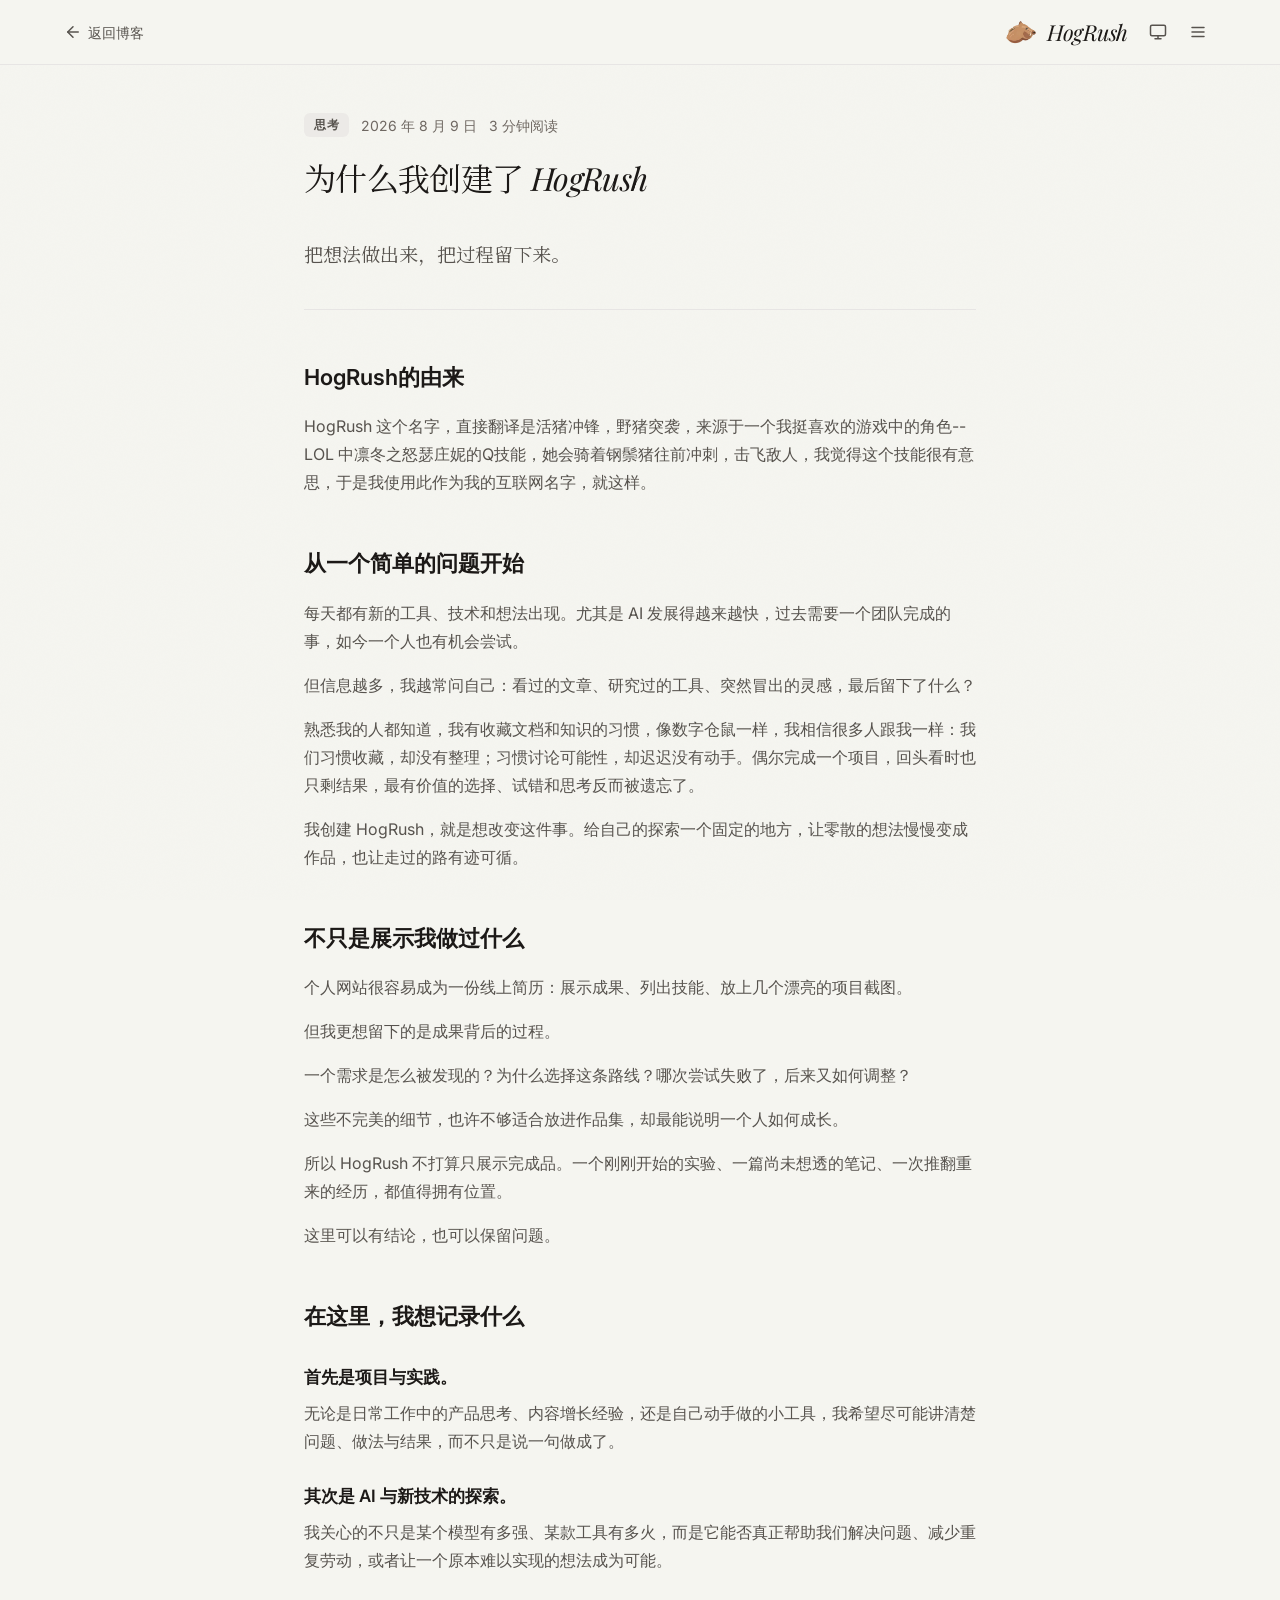
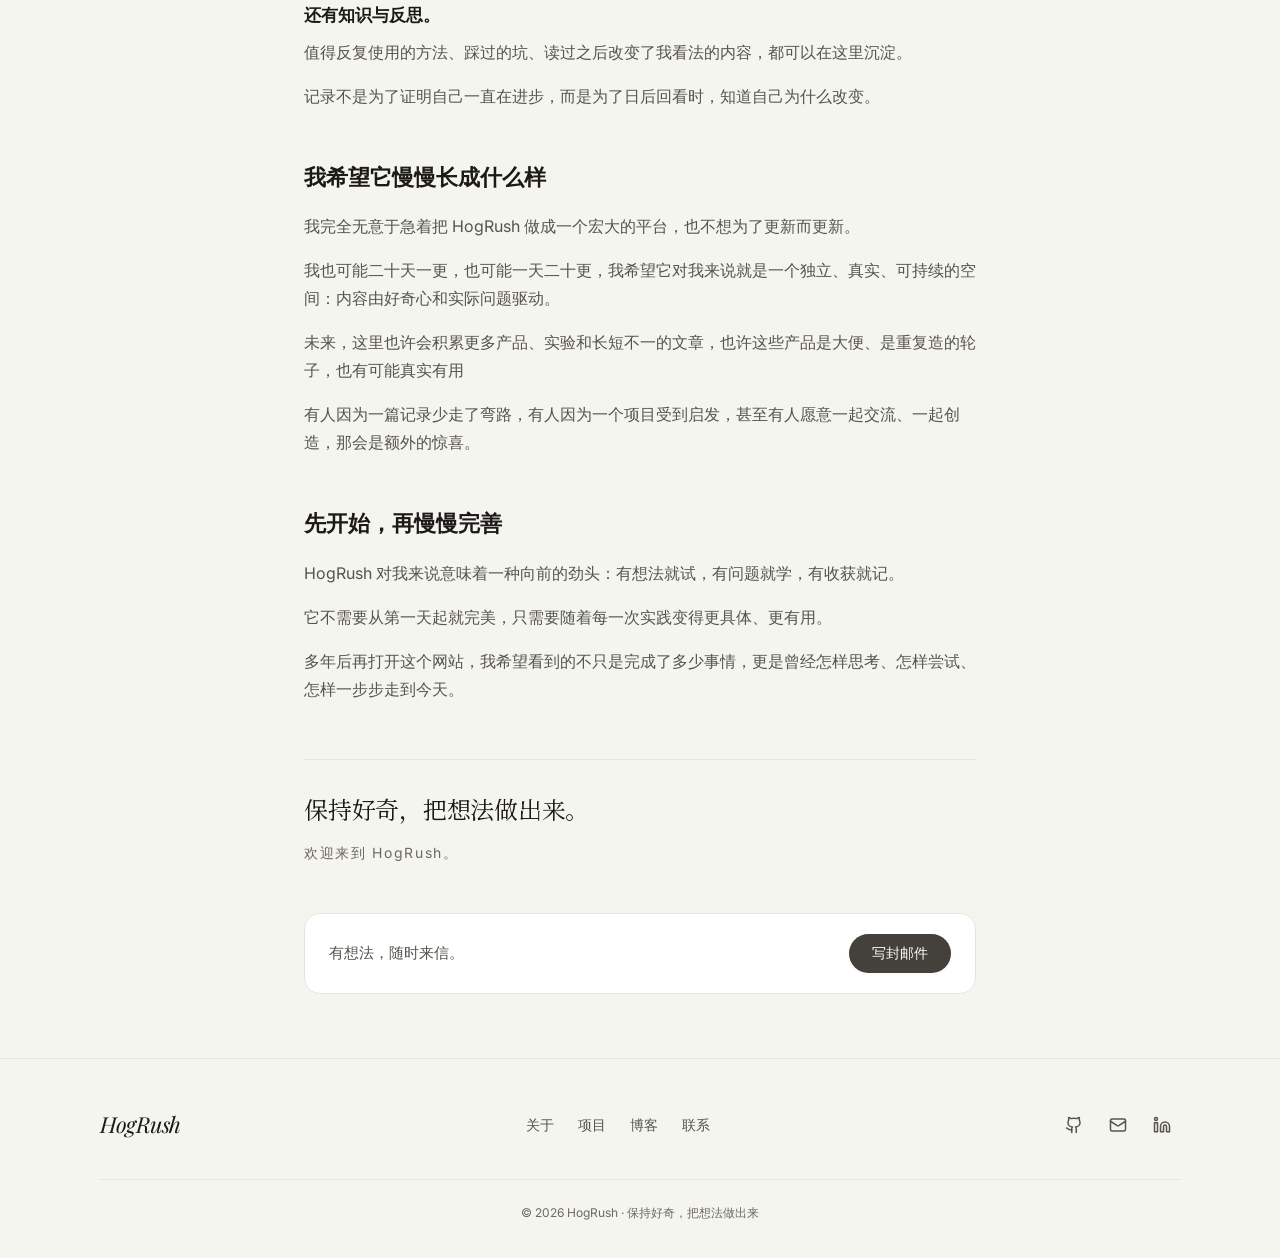
<file: blog/why-i-created-hogrush.html>
<!DOCTYPE html>
<html lang="zh-CN">
<head>
  <meta charset="UTF-8" />
  <meta name="viewport" content="width=device-width, initial-scale=1.0" />
  <title>为什么我创建了 HogRush · HogRush</title>
  <meta name="description" content="把想法做出来，把过程留下来。关于 HogRush 的由来，以及我想在这里记录什么。" />
  <meta name="theme-color" content="#f5f5f0" media="(prefers-color-scheme: light)" />
  <meta name="theme-color" content="#0c0a09" media="(prefers-color-scheme: dark)" />
  <meta property="og:title" content="为什么我创建了 HogRush" />
  <meta property="og:description" content="把想法做出来，把过程留下来。" />
  <meta property="og:type" content="article" />
  <meta property="og:image" content="https://hogrush.pages.dev/assets/og-image-1200x630.png" />
  <meta property="og:image:type" content="image/png" />
  <meta property="og:image:width" content="1200" />
  <meta property="og:image:height" content="630" />
  <meta property="og:image:alt" content="HogRush · 做点有意思的事" />
  <meta property="og:url" content="https://hogrush.pages.dev/blog/why-i-created-hogrush" />
  <meta property="article:published_time" content="2026-08-09" />
  <meta name="twitter:card" content="summary_large_image" />
  <meta name="twitter:image" content="https://hogrush.pages.dev/assets/og-image-1200x630.png" />
  <link rel="canonical" href="https://hogrush.pages.dev/blog/why-i-created-hogrush" />
  <link rel="icon" href="/favicon.ico?v=20261028b" sizes="any" />
  <link rel="icon" type="image/png" sizes="32x32" href="/favicon-32x32.png?v=20261028b" />
  <link rel="icon" type="image/png" sizes="16x16" href="/favicon-16x16.png?v=20261028b" />
  <link rel="apple-touch-icon" sizes="180x180" href="/apple-touch-icon.png?v=20261028b" />
  <link rel="manifest" href="/site.webmanifest?v=20261028b" />
  <script>
    /* 防止主题闪烁：首屏渲染前应用偏好（light / dark / system） */
    (function () {
      var pref = 'system';
      try {
        var saved = localStorage.getItem('theme');
        if (saved === 'light' || saved === 'dark' || saved === 'system') pref = saved;
      } catch (e) {}
      var dark = pref === 'dark' ||
        (pref === 'system' && window.matchMedia('(prefers-color-scheme: dark)').matches);
      var root = document.documentElement;
      if (dark) root.classList.add('dark');
      root.setAttribute('data-theme', pref);
      /* 标记 JS 可用：滚动入场动效仅在 JS 可用时隐藏元素（无 JS 时内容完整可见） */
      root.classList.add('js');
      /* 刷新（reload）时浏览器会恢复滚动位置：先按终态渲染，
         避免恢复到的位置先空白、再淡入 */
      var navEntry = performance.getEntriesByType && performance.getEntriesByType('navigation')[0];
      var isReload = navEntry ? navEntry.type === 'reload'
        : !!(performance.navigation && performance.navigation.type === 1);
      if (isReload) root.classList.add('is-reload');
    })();
  </script>
  <link rel="preconnect" href="https://fonts.googleapis.com" />
  <link rel="preconnect" href="https://fonts.gstatic.com" crossorigin />
  <link rel="preload" href="/assets/fonts/noto-serif-sc-serif-400.woff2"
        as="font" type="font/woff2" crossorigin />
  <link href="https://fonts.googleapis.com/css2?family=Inter:wght@400;500;600&family=Playfair+Display:ital,wght@1,400;1,500&display=swap" rel="stylesheet" />
  <link rel="stylesheet" href="/styles.css?v=20261122" />
</head>
<body id="top" data-no-paper>
  <a class="skip-link" href="#main">跳到主要内容</a>
  <div class="paper-texture" aria-hidden="true"></div>

  <header class="site-header article-topbar">
    <div class="header-inner">
      <a class="article-back" href="/blog">
          <svg viewBox="0 0 24 24" fill="none" stroke="currentColor" stroke-width="2" stroke-linecap="round" stroke-linejoin="round" aria-hidden="true"><path d="m12 19-7-7 7-7" /><path d="M19 12H5" /></svg>
          <span>返回博客</span>
        </a>
      <a class="brand" href="/" aria-label="HogRush · 返回首页">
        <img class="brand-mark" src="/assets/hogrush-logo-116.webp"
             srcset="/assets/hogrush-logo-116.webp 116w, /assets/hogrush-logo-232.webp 232w"
             sizes="32px"
             alt="" width="32" height="32" decoding="async" />
        <span class="brand-name">HogRush</span>
      </a>

      <nav class="site-nav" id="site-nav" aria-label="主导航">
        <a class="nav-link" href="/#about">关于</a>
        <a class="nav-link" href="/#projects">项目</a>
        <a class="nav-link" href="/blog" aria-current="page">博客</a>
        <a class="nav-link" href="/#contact">联系</a>
      </nav>

      <div class="header-actions">
        <a class="btn btn-primary header-cta" href="/#contact">来信</a>
        <button class="icon-btn theme-toggle" id="theme-toggle" type="button" data-mode="system" aria-label="当前：跟随系统，点击切换为浅色" title="当前：跟随系统，点击切换为浅色">
          <svg class="icon-monitor" viewBox="0 0 24 24" fill="none" stroke="currentColor" stroke-width="2" stroke-linecap="round" stroke-linejoin="round" aria-hidden="true"><rect width="20" height="14" x="2" y="3" rx="2" /><path d="M8 21h8M12 17v4" /></svg>
          <svg class="icon-sun" viewBox="0 0 24 24" fill="none" stroke="currentColor" stroke-width="2" stroke-linecap="round" stroke-linejoin="round" aria-hidden="true"><circle cx="12" cy="12" r="4" /><path d="M12 2v2M12 20v2M4.93 4.93l1.41 1.41M17.66 17.66l1.41 1.41M2 12h2M20 12h2M6.34 17.66l-1.41 1.41M19.07 4.93l-1.41 1.41" /></svg>
          <svg class="icon-moon" viewBox="0 0 24 24" fill="none" stroke="currentColor" stroke-width="2" stroke-linecap="round" stroke-linejoin="round" aria-hidden="true"><path d="M12 3a6 6 0 0 0 9 9 9 9 0 1 1-9-9z" /></svg>
        </button>
        <button class="icon-btn nav-toggle" id="nav-toggle" type="button" aria-label="打开菜单" aria-expanded="false" aria-controls="site-nav">
          <svg class="icon-menu" viewBox="0 0 24 24" fill="none" stroke="currentColor" stroke-width="2" stroke-linecap="round" aria-hidden="true"><path d="M4 6h16M4 12h16M4 18h16" /></svg>
          <svg class="icon-x" viewBox="0 0 24 24" fill="none" stroke="currentColor" stroke-width="2" stroke-linecap="round" stroke-linejoin="round" aria-hidden="true"><path d="M18 6 6 18M6 6l12 12" /></svg>
        </button>
      </div>
    </div>
  </header>

  <main id="main" class="article-page">
    <article class="article" aria-labelledby="article-title">
      <div class="article-shell">
        <!-- 元信息：分类 → 日期 → 阅读时长 -->
        <div class="article-meta reveal">
          <span class="blog-tag blog-tag--thoughts">思考</span>
          <time datetime="2026-08-09">2026 年 8 月 9 日</time>
          <span class="article-time">3 分钟阅读</span>
        </div>

        <h1 class="article-title reveal" id="article-title">为什么我创建了 HogRush</h1>

        <p class="article-deck reveal">把想法做出来，把过程留下来。</p>

        <hr class="article-rule" />

        <div class="article-body">
          <section id="origin" aria-labelledby="h-origin">
            <h2 id="h-origin">HogRush的由来</h2>
            <p>HogRush 这个名字，直接翻译是活猪冲锋，野猪突袭，来源于一个我挺喜欢的游戏中的角色--LOL 中凛冬之怒瑟庄妮的Q技能，她会骑着钢鬃猪往前冲刺，击飞敌人，我觉得这个技能很有意思，于是我使用此作为我的互联网名字，就这样。</p>
          </section>

          <section id="start" aria-labelledby="h-start">
            <h2 id="h-start">从一个简单的问题开始</h2>
            <p>每天都有新的工具、技术和想法出现。尤其是 AI 发展得越来越快，过去需要一个团队完成的事，如今一个人也有机会尝试。</p>
            <p>但信息越多，我越常问自己：看过的文章、研究过的工具、突然冒出的灵感，最后留下了什么？</p>
            <p>熟悉我的人都知道，我有收藏文档和知识的习惯，像数字仓鼠一样，我相信很多人跟我一样：我们习惯收藏，却没有整理；习惯讨论可能性，却迟迟没有动手。偶尔完成一个项目，回头看时也只剩结果，最有价值的选择、试错和思考反而被遗忘了。</p>
            <p>我创建 HogRush，就是想改变这件事。给自己的探索一个固定的地方，让零散的想法慢慢变成作品，也让走过的路有迹可循。</p>
          </section>

          <section id="more-than-showcase" aria-labelledby="h-more-than-showcase">
            <h2 id="h-more-than-showcase">不只是展示我做过什么</h2>
            <p>个人网站很容易成为一份线上简历：展示成果、列出技能、放上几个漂亮的项目截图。</p>
            <p>但我更想留下的是成果背后的过程。</p>
            <p>一个需求是怎么被发现的？为什么选择这条路线？哪次尝试失败了，后来又如何调整？</p>
            <p>这些不完美的细节，也许不够适合放进作品集，却最能说明一个人如何成长。</p>
            <p>所以 HogRush 不打算只展示完成品。一个刚刚开始的实验、一篇尚未想透的笔记、一次推翻重来的经历，都值得拥有位置。</p>
            <p>这里可以有结论，也可以保留问题。</p>
          </section>

          <section id="what-i-record" aria-labelledby="h-what-i-record">
            <h2 id="h-what-i-record">在这里，我想记录什么</h2>
            <h3>首先是项目与实践。</h3>
            <p>无论是日常工作中的产品思考、内容增长经验，还是自己动手做的小工具，我希望尽可能讲清楚问题、做法与结果，而不只是说一句做成了。</p>
            <h3>其次是 AI 与新技术的探索。</h3>
            <p>我关心的不只是某个模型有多强、某款工具有多火，而是它能否真正帮助我们解决问题、减少重复劳动，或者让一个原本难以实现的想法成为可能。</p>
            <h3>还有知识与反思。</h3>
            <p>值得反复使用的方法、踩过的坑、读过之后改变了我看法的内容，都可以在这里沉淀。</p>
            <p>记录不是为了证明自己一直在进步，而是为了日后回看时，知道自己为什么改变。</p>
          </section>

          <section id="how-it-grows" aria-labelledby="h-how-it-grows">
            <h2 id="h-how-it-grows">我希望它慢慢长成什么样</h2>
            <p>我完全无意于急着把 HogRush 做成一个宏大的平台，也不想为了更新而更新。</p>
            <p>我也可能二十天一更，也可能一天二十更，我希望它对我来说就是一个独立、真实、可持续的空间：内容由好奇心和实际问题驱动。</p>
            <p>未来，这里也许会积累更多产品、实验和长短不一的文章，也许这些产品是大便、是重复造的轮子，也有可能真实有用</p>
            <p>有人因为一篇记录少走了弯路，有人因为一个项目受到启发，甚至有人愿意一起交流、一起创造，那会是额外的惊喜。</p>
          </section>

          <section id="start-now" aria-labelledby="h-start-now">
            <h2 id="h-start-now">先开始，再慢慢完善</h2>
            <p>HogRush 对我来说意味着一种向前的劲头：有想法就试，有问题就学，有收获就记。</p>
            <p>它不需要从第一天起就完美，只需要随着每一次实践变得更具体、更有用。</p>
            <p>多年后再打开这个网站，我希望看到的不只是完成了多少事情，更是曾经怎样思考、怎样尝试、怎样一步步走到今天。</p>
          </section>

          <!-- 尾句 -->
          <div class="article-signoff">
            <p class="article-signoff-line">保持好奇，把想法做出来。</p>
            <p class="article-signoff-end">欢迎来到 HogRush。</p>
          </div>
        </div>
      </div>

      <!-- 文末卡片（对标 sitor 的 invite card 位置） -->
      <aside class="article-invite" aria-label="来信">
        <div class="article-invite-card">
          <p class="article-invite-text">有想法，随时来信。</p>
          <a class="btn btn-primary" href="/#contact">写封邮件</a>
        </div>
      </aside>
    </article>
  </main>

  <!-- ============ 页脚 ============ -->
  <footer class="site-footer">
    <div class="footer-inner">
      <a class="brand" href="/" aria-label="HogRush · 返回首页">
        <span class="brand-name">HogRush</span>
      </a>
      <nav class="footer-nav" aria-label="页脚导航">
        <a href="/#about">关于</a>
        <a href="/#projects">项目</a>
        <a href="/blog">博客</a>
        <a href="/#contact">联系</a>
      </nav>
      <div class="footer-social">
        <a class="icon-btn" href="https://github.com/HogRush" target="_blank" rel="noopener" aria-label="GitHub">
          <svg viewBox="0 0 24 24" fill="none" stroke="currentColor" stroke-width="2" stroke-linecap="round" stroke-linejoin="round" aria-hidden="true"><path d="M15 22v-4a4.8 4.8 0 0 0-1-3.5c3 0 6-2 6-5.5.08-1.25-.27-2.48-1-3.5.28-1.15.28-2.35 0-3.5 0 0-1 0-3 1.5-2.64-.5-5.36-.5-8 0C6 2 5 2 5 2c-.3 1.15-.3 2.35 0 3.5A5.403 5.403 0 0 0 4 9c0 3.5 3 5.5 6 5.5-.39.49-.68 1.05-.85 1.65-.17.6-.22 1.23-.15 1.85v4" /><path d="M9 18c-4.51 2-5-2-7-2" /></svg>
        </a>
        <a class="icon-btn" href="mailto:kdsc2974@gmail.com" aria-label="邮箱">
          <svg viewBox="0 0 24 24" fill="none" stroke="currentColor" stroke-width="2" stroke-linecap="round" stroke-linejoin="round" aria-hidden="true"><rect width="20" height="16" x="2" y="4" rx="2" /><path d="m22 7-8.97 5.7a1.94 1.94 0 0 1-2.06 0L2 7" /></svg>
        </a>
        <a class="icon-btn" href="https://www.linkedin.com/in/stephen-lee-work" target="_blank" rel="noopener" aria-label="LinkedIn">
          <svg viewBox="0 0 24 24" fill="none" stroke="currentColor" stroke-width="2" stroke-linecap="round" stroke-linejoin="round" aria-hidden="true"><path d="M16 8a6 6 0 0 1 6 6v7h-4v-7a2 2 0 0 0-2-2 2 2 0 0 0-2 2v7h-4v-7a6 6 0 0 1 6-6z"/><rect width="4" height="12" x="2" y="9"/><circle cx="4" cy="4" r="2"/></svg>
        </a>
      </div>
    </div>
    <p class="footer-bottom">© <span id="year">2026</span> HogRush · 保持好奇，把想法做出来</p>
  </footer>

  <script src="/script.js?v=20261122" defer></script>
</body>
</html>
</file>
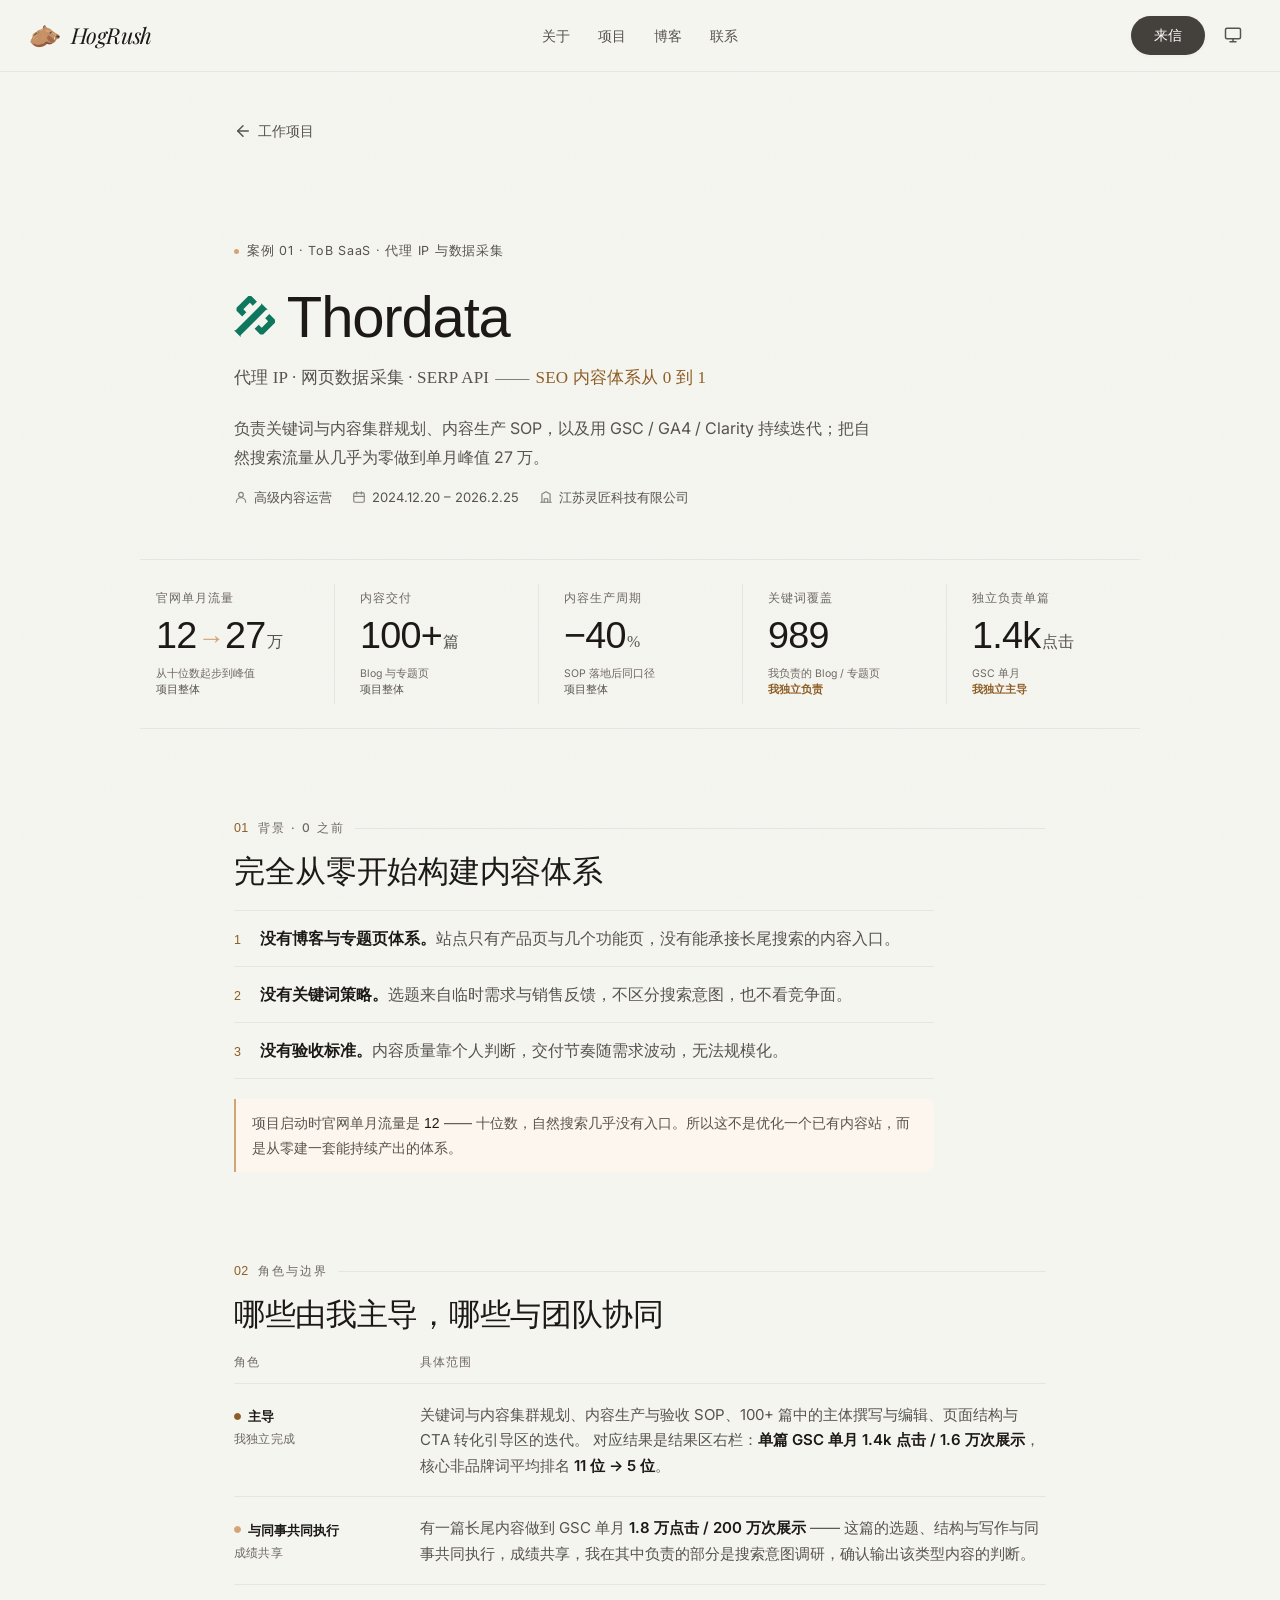
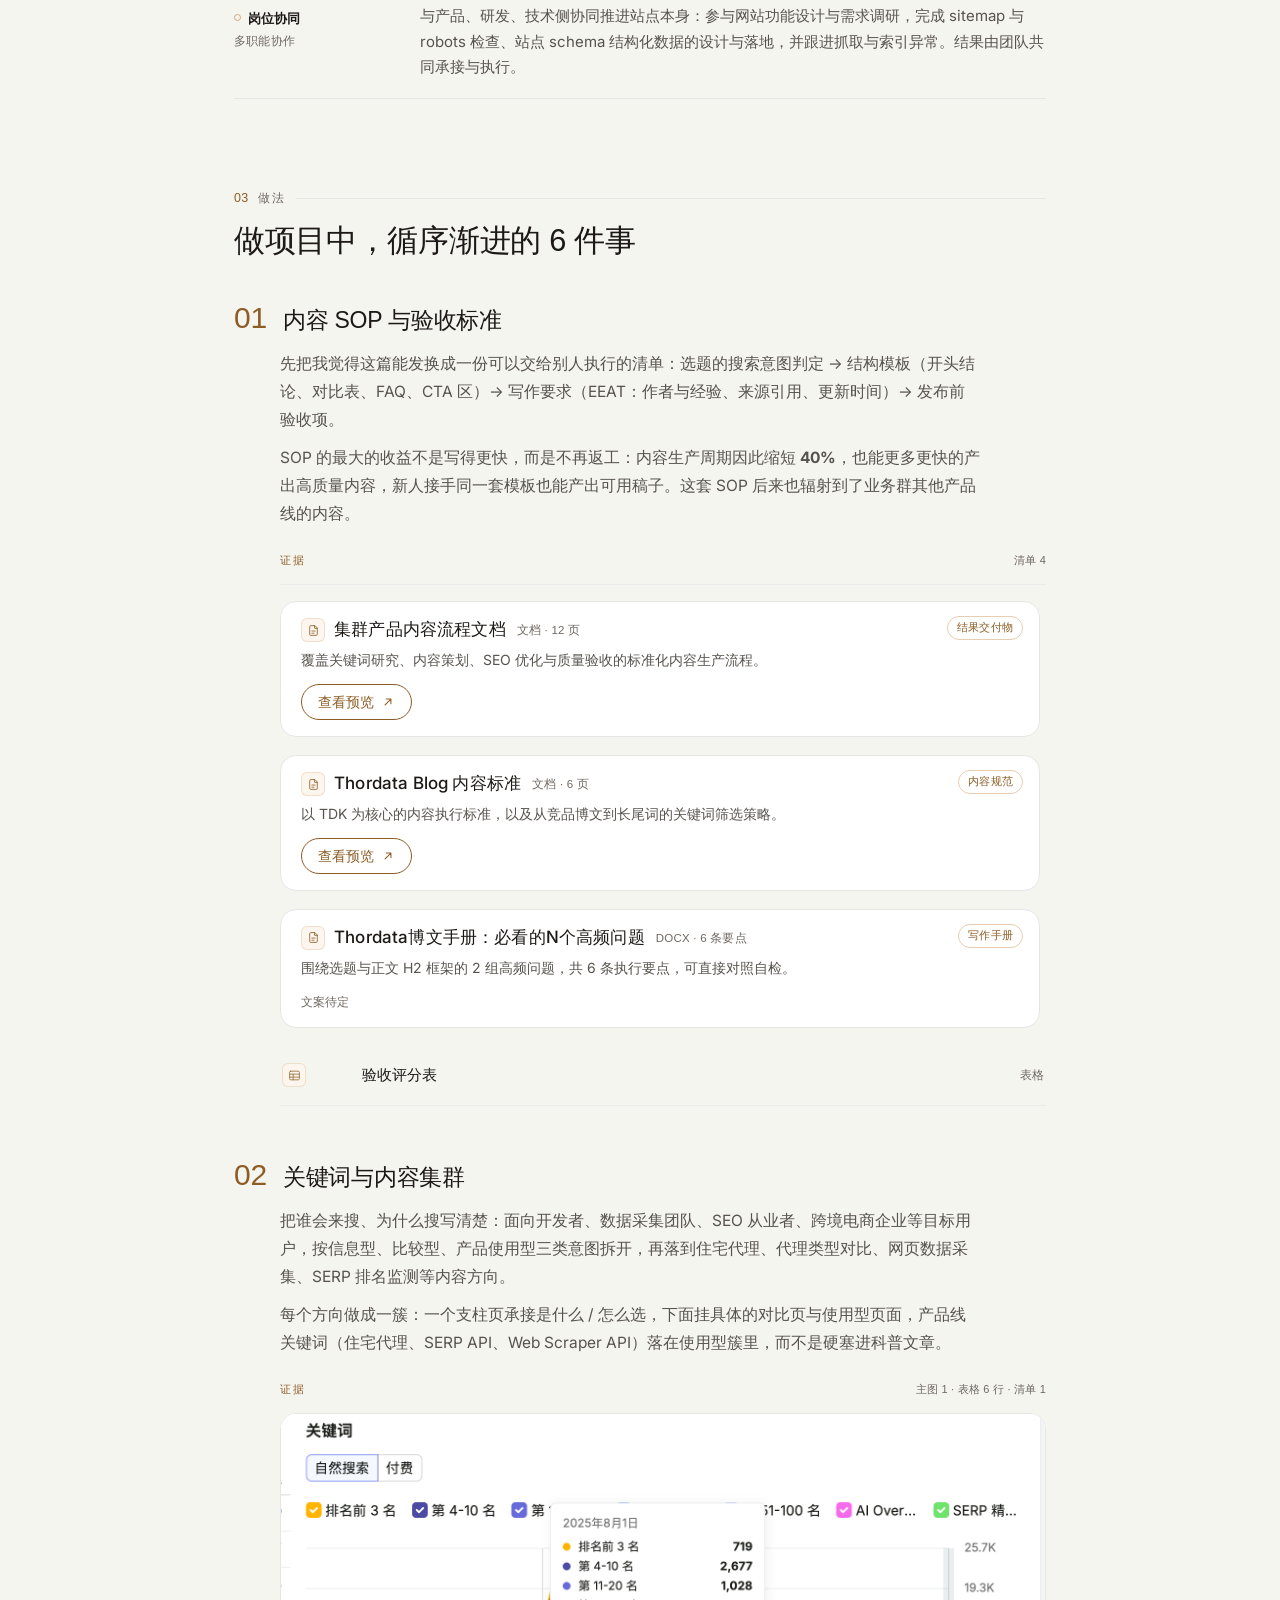
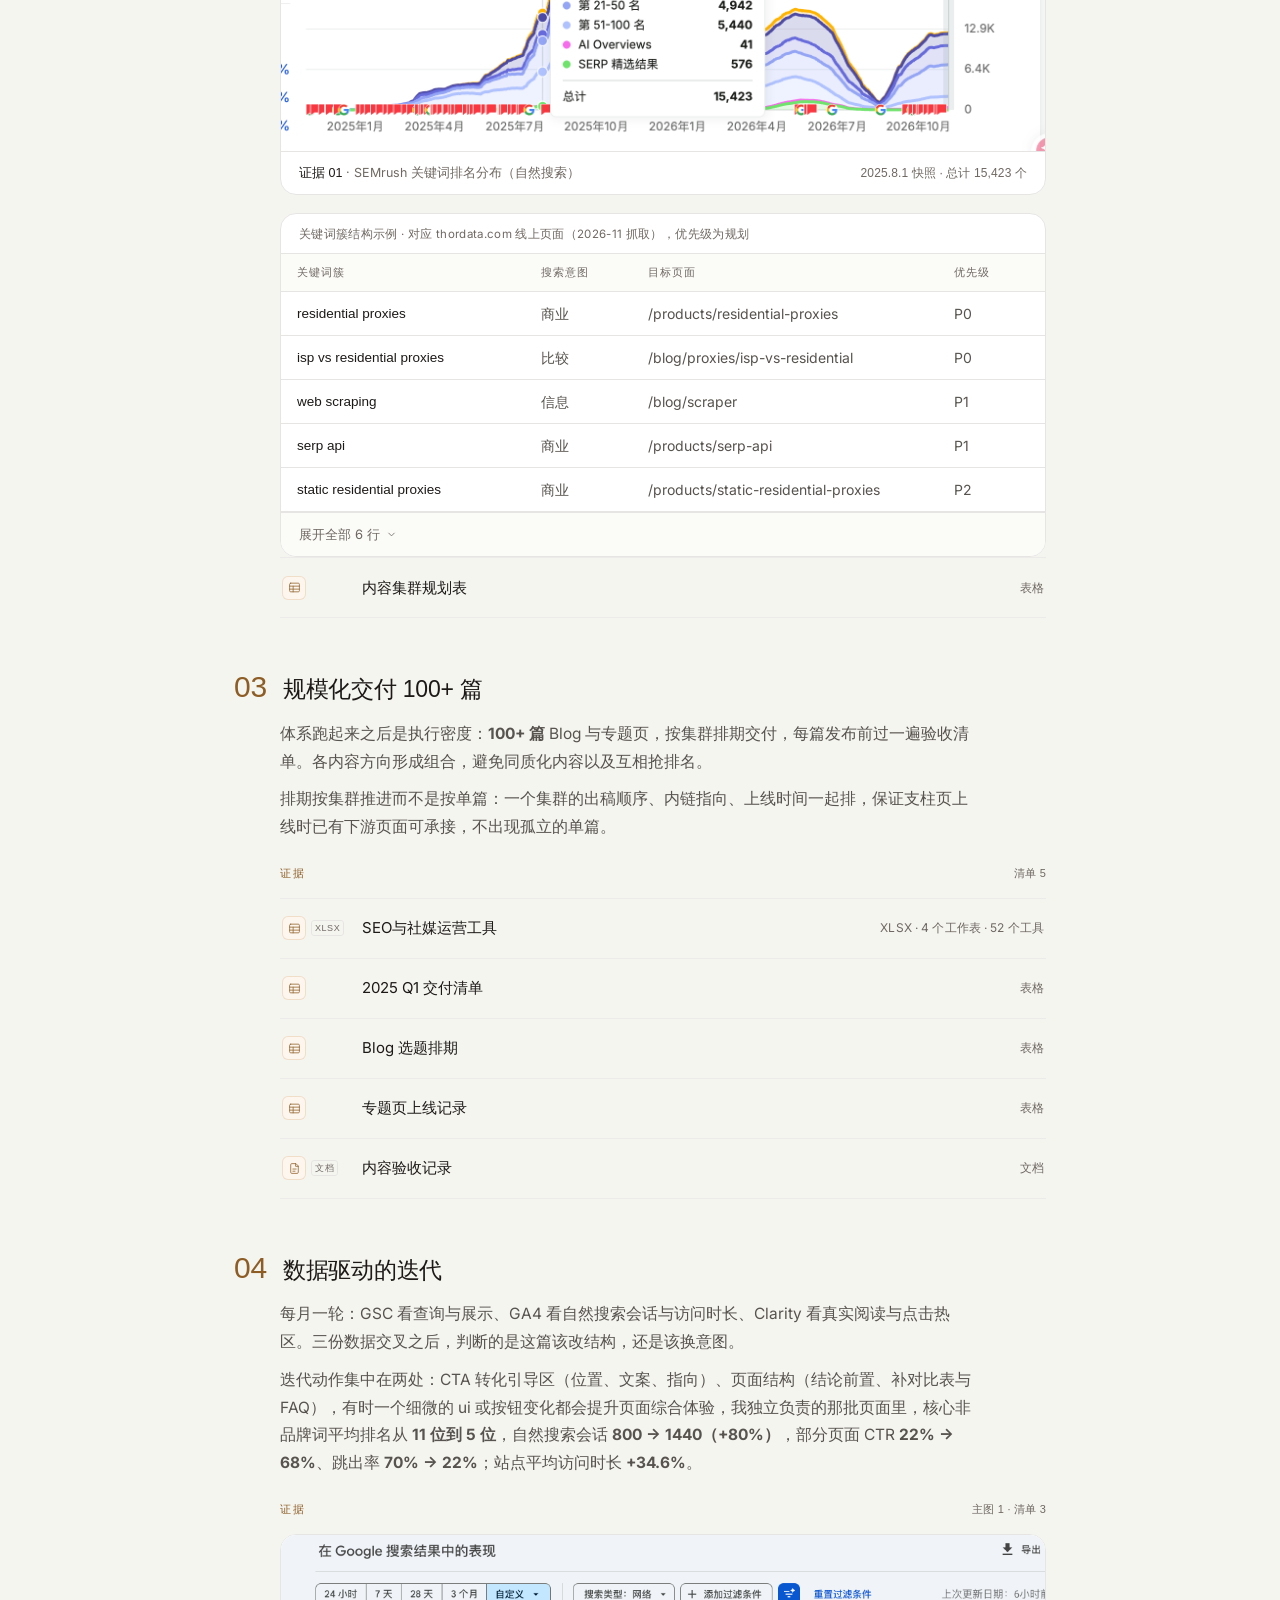
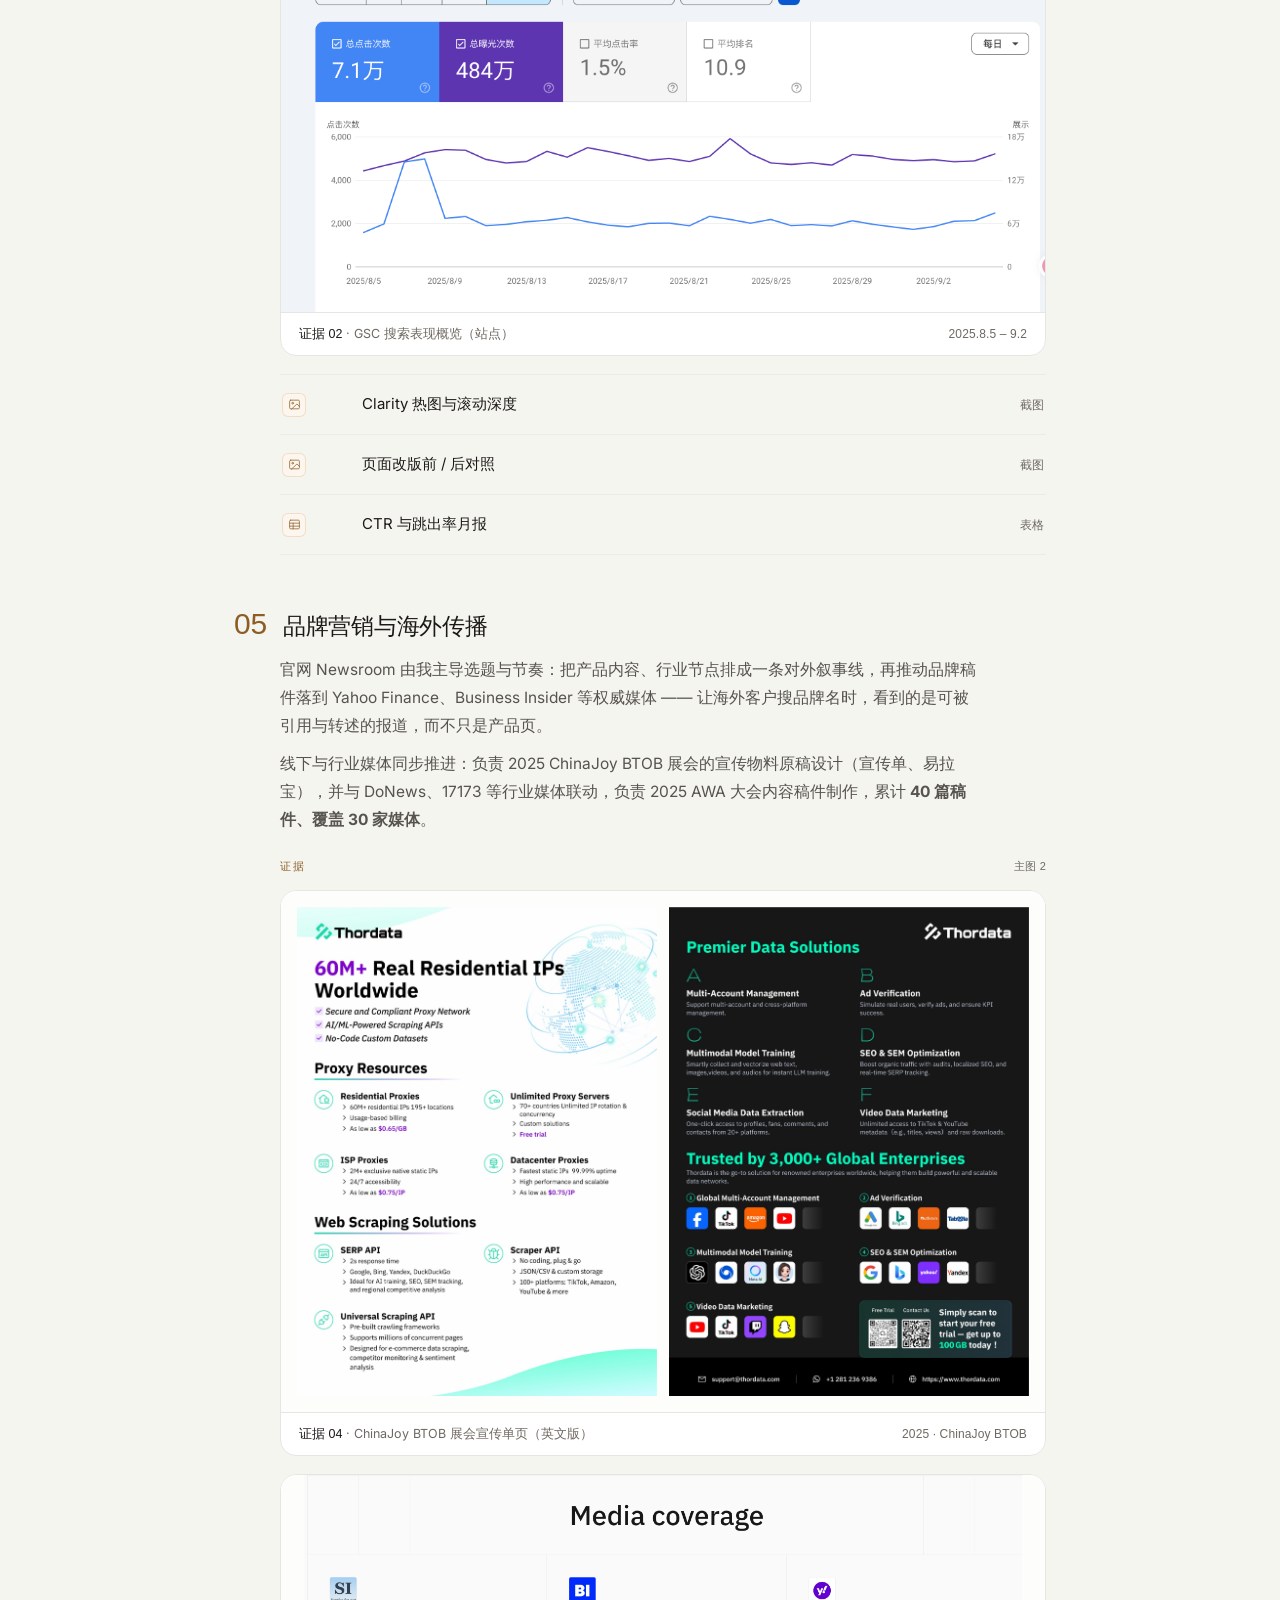
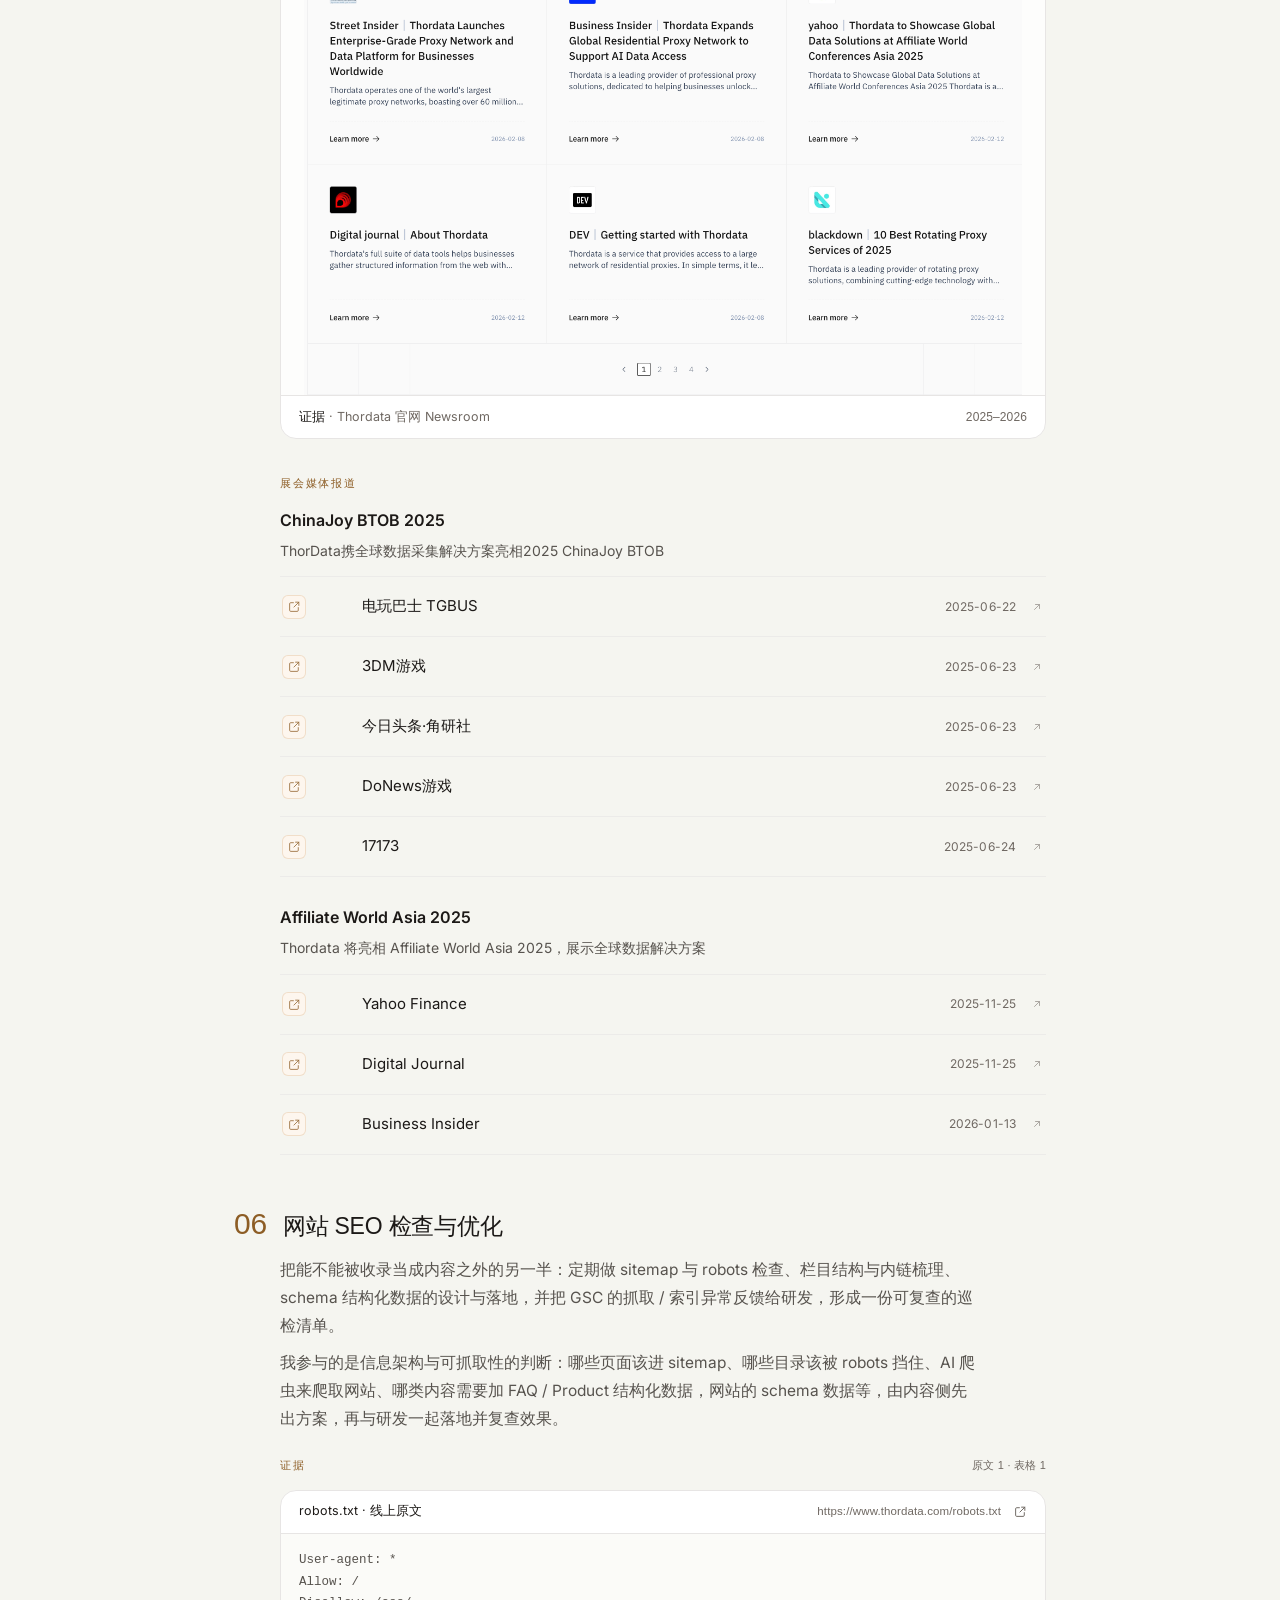
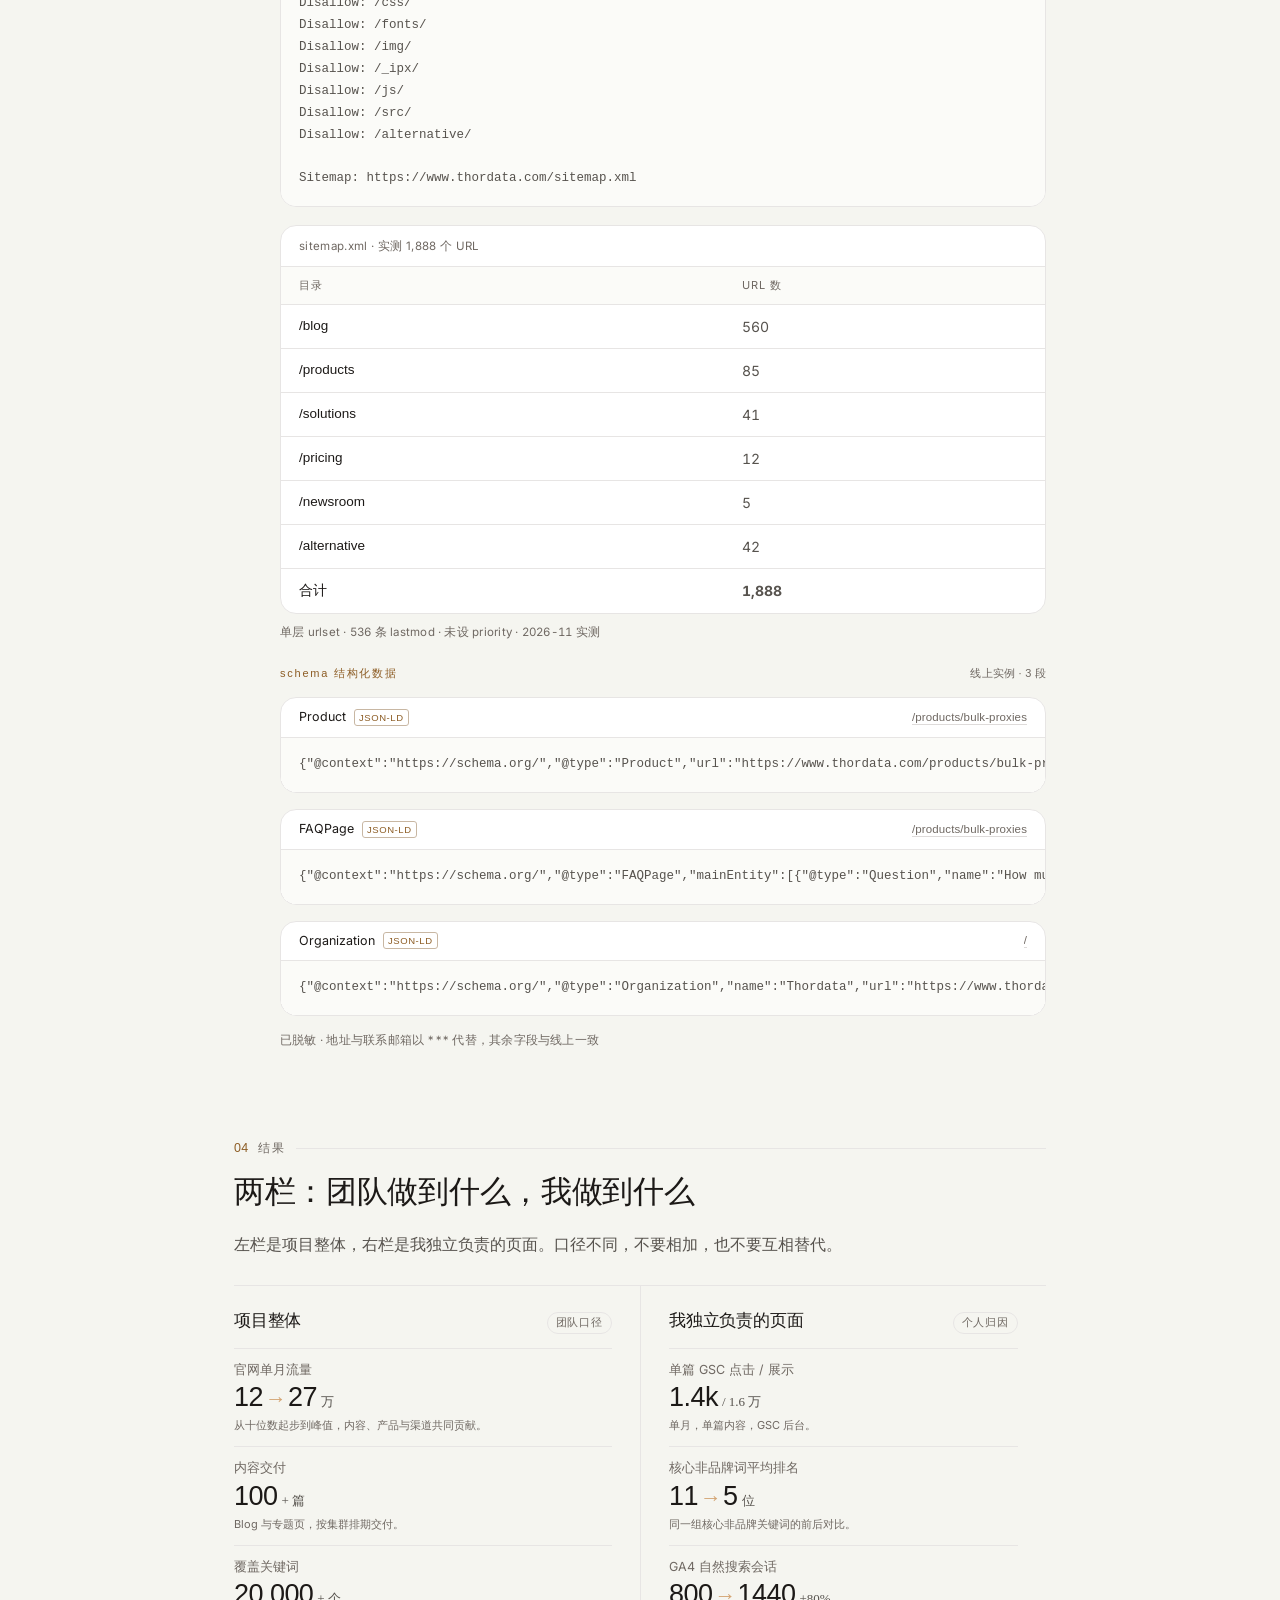
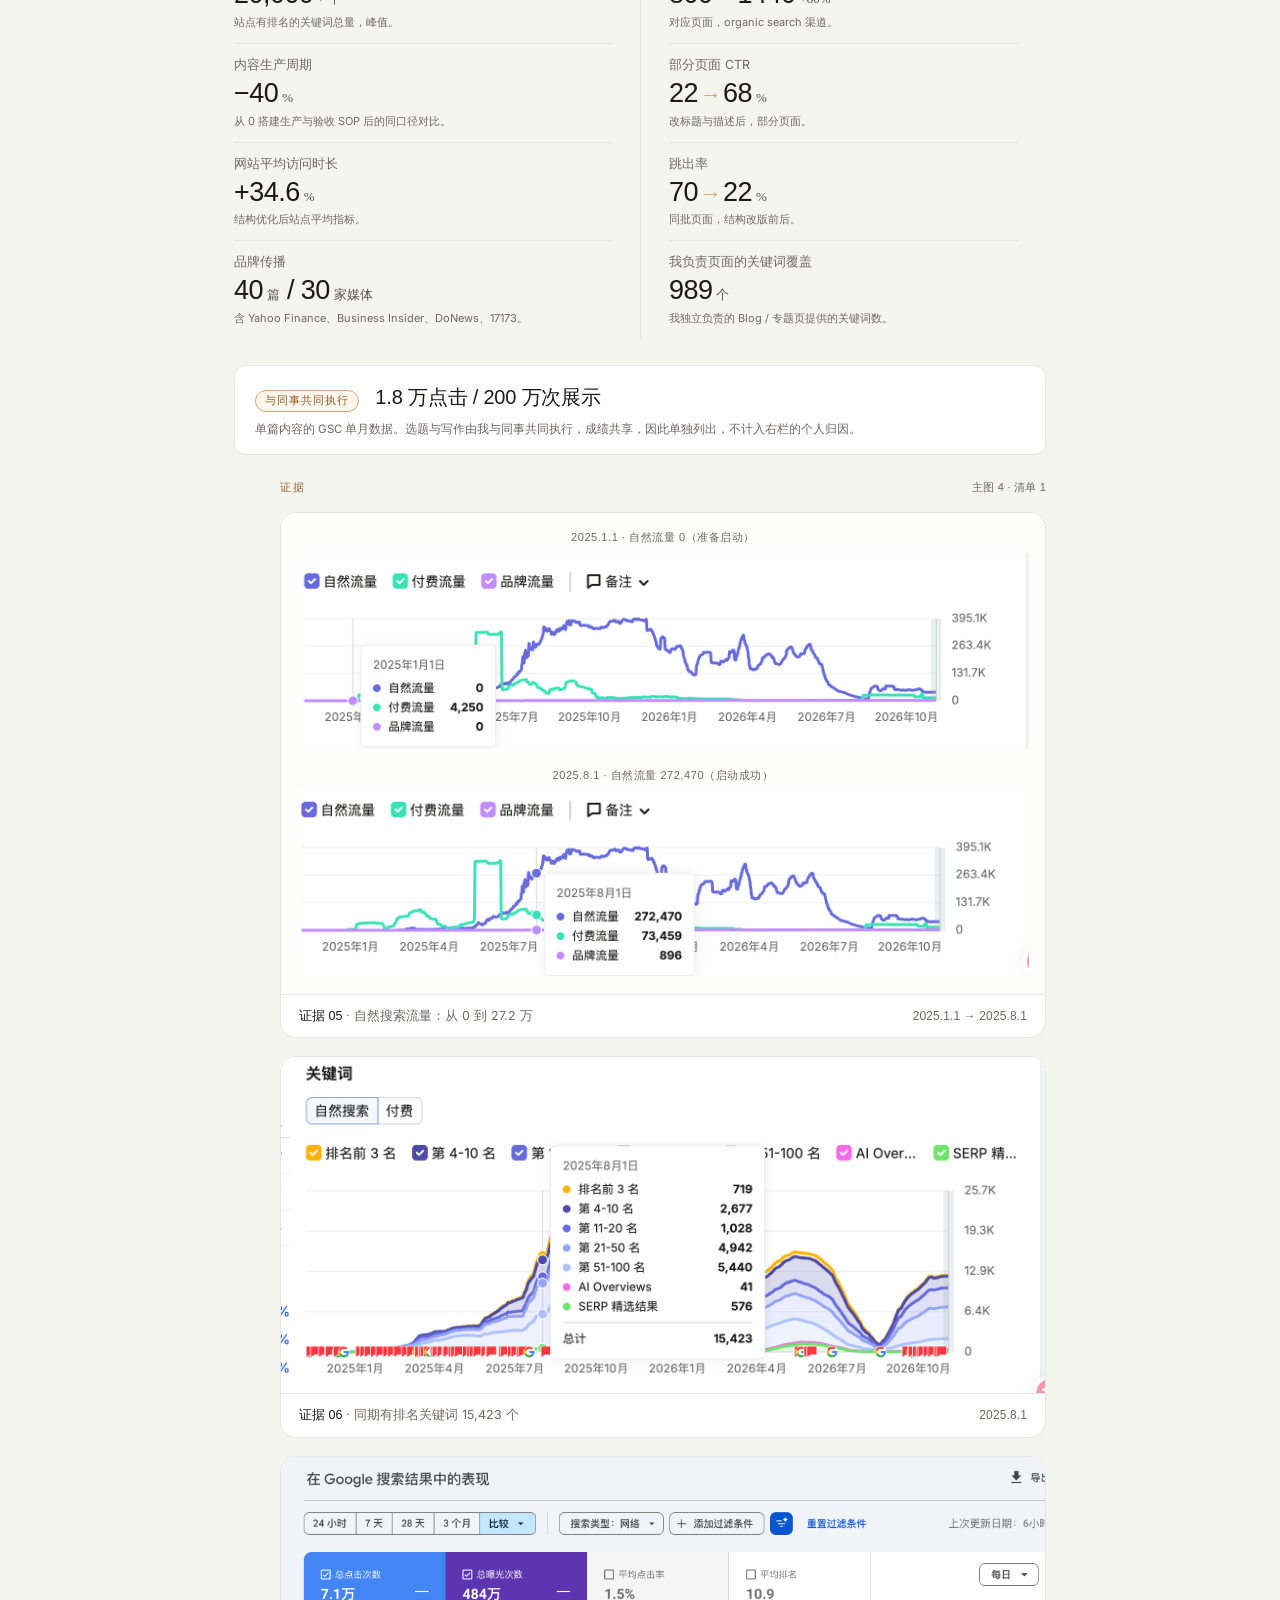
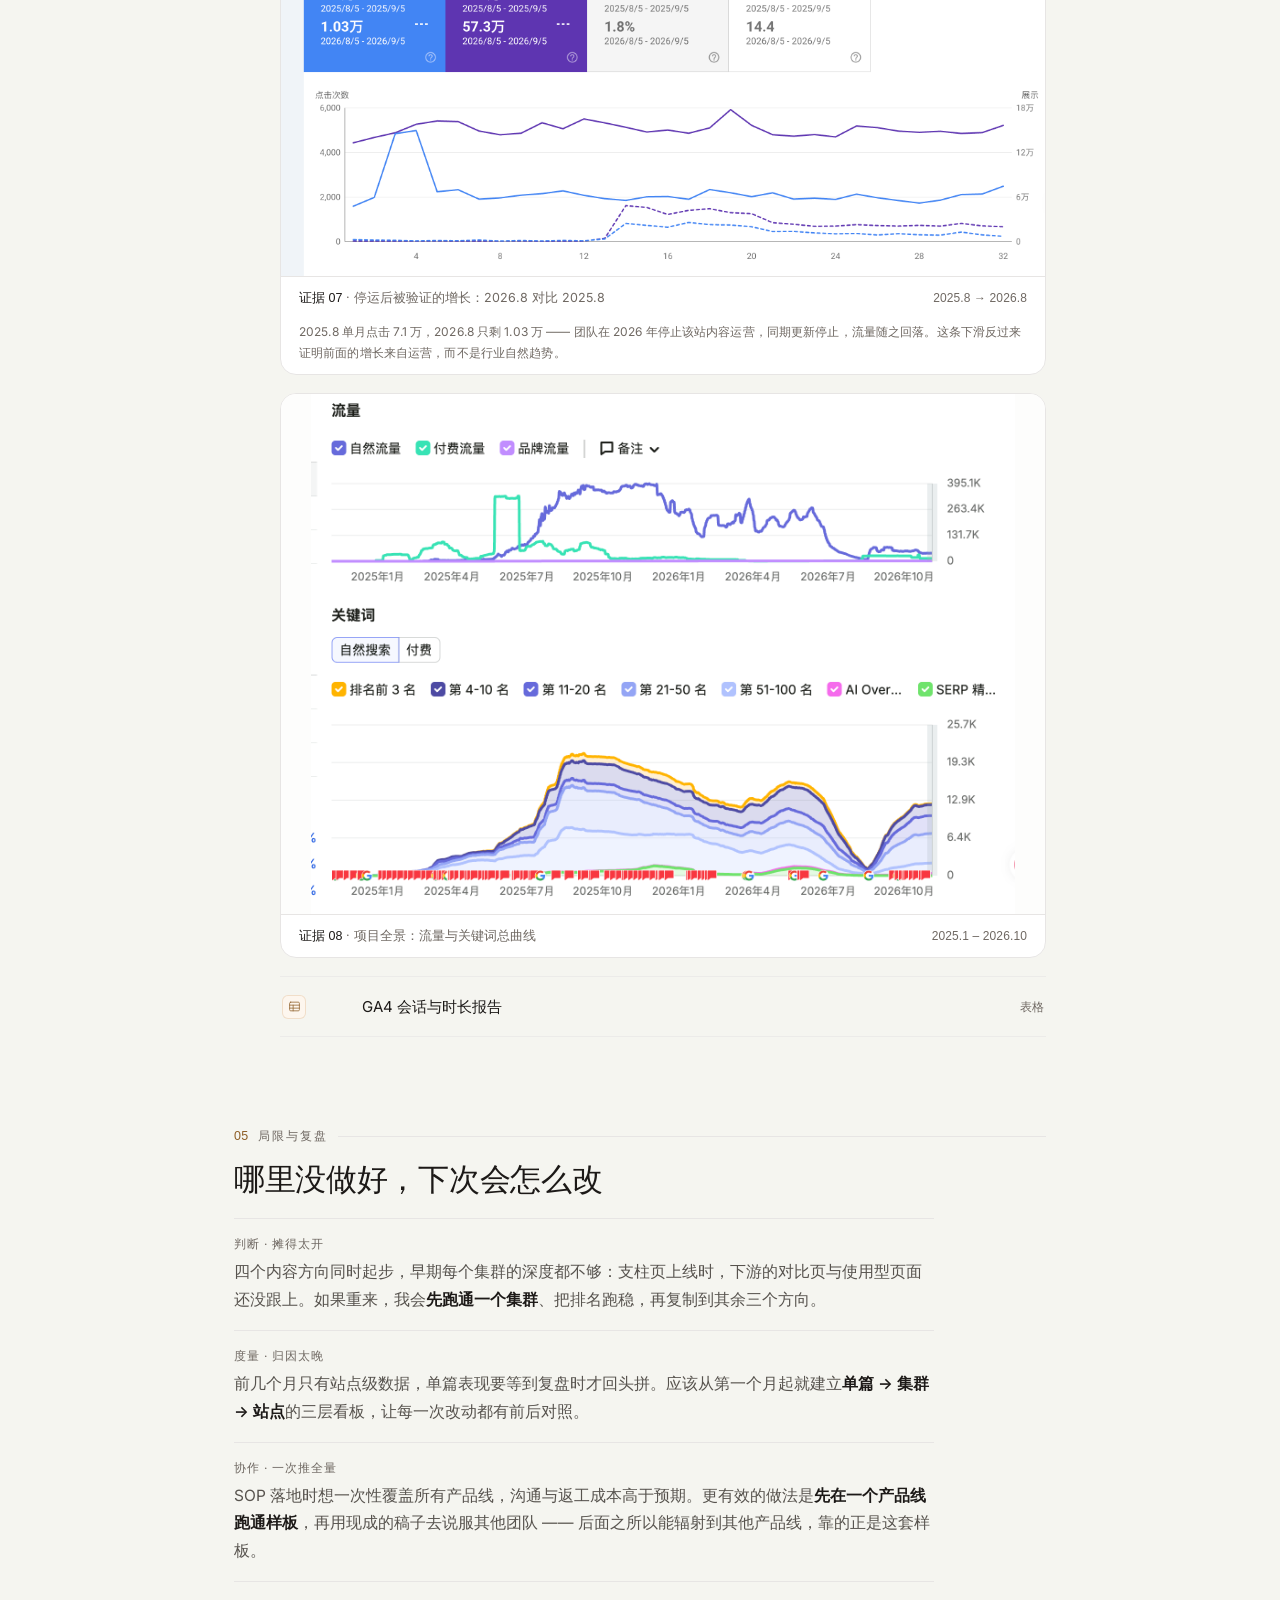
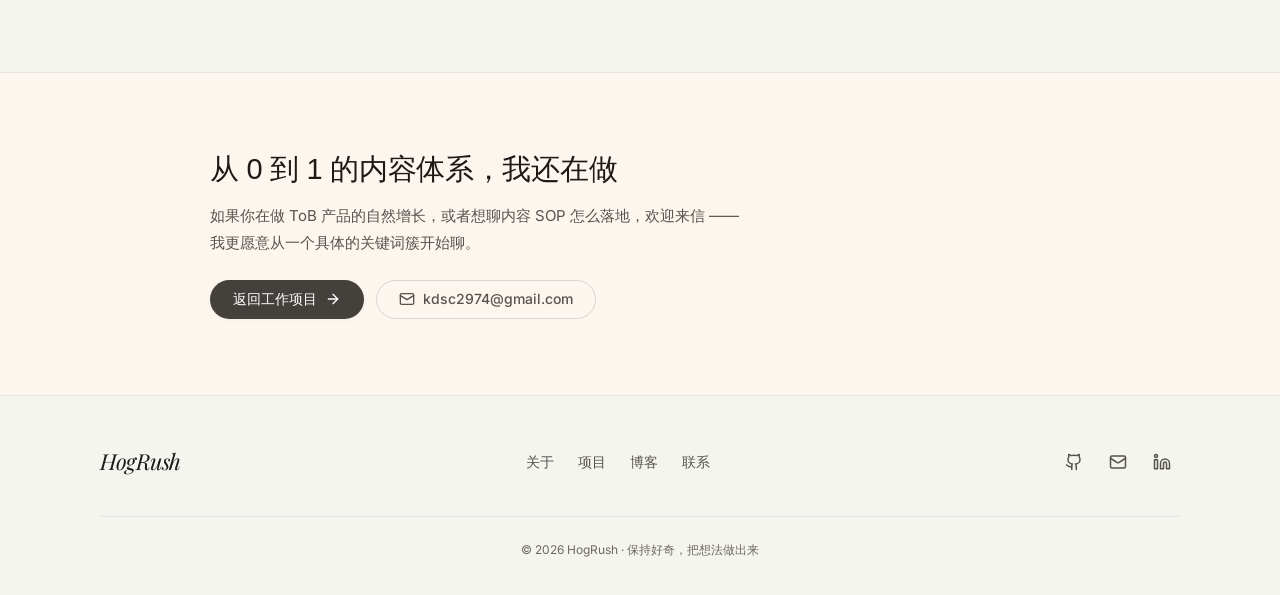
<file: work/thordata.html>
<!DOCTYPE html>
<html lang="zh-CN">
<head>
  <meta charset="UTF-8" />
  <meta name="viewport" content="width=device-width, initial-scale=1.0" />
  <title>Thordata · SEO 内容体系从 0 到 1 · HogRush</title>
  <meta name="description" content="Thordata 官网 SEO 内容体系从 0 到 1：官网单月自然搜索流量 12 → 27 万，100+ 篇内容交付，20,000+ 关键词覆盖，并注明每项结果的口径。" />
  <meta name="theme-color" content="#f5f5f0" media="(prefers-color-scheme: light)" />
  <meta name="theme-color" content="#0c0a09" media="(prefers-color-scheme: dark)" />
  <meta property="og:title" content="Thordata · SEO 内容体系从 0 到 1" />
  <meta property="og:description" content="从零搭建官网内容体系：单月自然搜索流量 12 → 27 万，100+ 篇交付，20,000+ 关键词覆盖。" />
  <meta property="og:type" content="article" />
  <meta property="og:image" content="https://hogrush.pages.dev/assets/og-image-1200x630.png" />
  <meta property="og:image:type" content="image/png" />
  <meta property="og:image:width" content="1200" />
  <meta property="og:image:height" content="630" />
  <meta property="og:image:alt" content="HogRush · 做点有意思的事" />
  <meta property="og:url" content="https://hogrush.pages.dev/work/thordata" />
  <meta name="twitter:card" content="summary_large_image" />
  <meta name="twitter:image" content="https://hogrush.pages.dev/assets/og-image-1200x630.png" />
  <link rel="canonical" href="https://hogrush.pages.dev/work/thordata" />
  <link rel="icon" href="../favicon.ico?v=20261028b" sizes="any" />
  <link rel="icon" type="image/png" sizes="32x32" href="../favicon-32x32.png?v=20261028b" />
  <link rel="icon" type="image/png" sizes="16x16" href="../favicon-16x16.png?v=20261028b" />
  <link rel="apple-touch-icon" sizes="180x180" href="../apple-touch-icon.png?v=20261028b" />
  <link rel="manifest" href="../site.webmanifest?v=20261028b" />
  <script>
    /* 防止主题闪烁：首屏渲染前应用偏好（light / dark / system） */
    (function () {
      var pref = 'system';
      try {
        var saved = localStorage.getItem('theme');
        if (saved === 'light' || saved === 'dark' || saved === 'system') pref = saved;
      } catch (e) {}
      var dark = pref === 'dark' ||
        (pref === 'system' && window.matchMedia('(prefers-color-scheme: dark)').matches);
      var root = document.documentElement;
      if (dark) root.classList.add('dark');
      root.setAttribute('data-theme', pref);
      /* 标记 JS 可用：滚动入场动效仅在 JS 可用时隐藏元素（无 JS 时内容完整可见） */
      root.classList.add('js');
      /* 刷新（reload）时浏览器会恢复滚动位置：先按终态渲染，
         避免恢复到的位置先空白、再淡入 */
      var navEntry = performance.getEntriesByType && performance.getEntriesByType('navigation')[0];
      var isReload = navEntry ? navEntry.type === 'reload'
        : !!(performance.navigation && performance.navigation.type === 1);
      if (isReload) root.classList.add('is-reload');
    })();
  </script>
  <link rel="preconnect" href="https://fonts.googleapis.com" />
  <link rel="preconnect" href="https://fonts.gstatic.com" crossorigin />
  <link href="https://fonts.googleapis.com/css2?family=Inter:wght@400;500;600&family=Playfair+Display:ital,wght@1,400;1,500&display=swap" rel="stylesheet" />
  <link rel="stylesheet" href="../styles.css?v=20261122" />
</head>
<body id="top" data-no-paper>
  <a class="skip-link" href="#main">跳到主要内容</a>
  <div class="paper-texture" aria-hidden="true"></div>

  <header class="site-header">
    <div class="header-inner">
      <a class="brand" href="/" aria-label="HogRush · 返回首页">
        <img class="brand-mark" src="/assets/hogrush-logo-116.webp"
             srcset="/assets/hogrush-logo-116.webp 116w, /assets/hogrush-logo-232.webp 232w"
             sizes="32px"
             alt="" width="32" height="32" decoding="async" />
        <span class="brand-name">HogRush</span>
      </a>

      <nav class="site-nav" id="site-nav" aria-label="主导航">
        <a class="nav-link" href="/#about">关于</a>
        <a class="nav-link" href="/#projects">项目</a>
        <a class="nav-link" href="/blog">博客</a>
        <a class="nav-link" href="/#contact">联系</a>
      </nav>

      <div class="header-actions">
        <a class="btn btn-primary header-cta" href="/#contact">来信</a>
        <button class="icon-btn theme-toggle" id="theme-toggle" type="button" data-mode="system" aria-label="当前：跟随系统，点击切换为浅色" title="当前：跟随系统，点击切换为浅色">
          <svg class="icon-monitor" viewBox="0 0 24 24" fill="none" stroke="currentColor" stroke-width="2" stroke-linecap="round" stroke-linejoin="round" aria-hidden="true"><rect width="20" height="14" x="2" y="3" rx="2" /><path d="M8 21h8M12 17v4" /></svg>
          <svg class="icon-sun" viewBox="0 0 24 24" fill="none" stroke="currentColor" stroke-width="2" stroke-linecap="round" stroke-linejoin="round" aria-hidden="true"><circle cx="12" cy="12" r="4" /><path d="M12 2v2M12 20v2M4.93 4.93l1.41 1.41M17.66 17.66l1.41 1.41M2 12h2M20 12h2M6.34 17.66l-1.41 1.41M19.07 4.93l-1.41 1.41" /></svg>
          <svg class="icon-moon" viewBox="0 0 24 24" fill="none" stroke="currentColor" stroke-width="2" stroke-linecap="round" stroke-linejoin="round" aria-hidden="true"><path d="M12 3a6 6 0 0 0 9 9 9 9 0 1 1-9-9z" /></svg>
        </button>
        <button class="icon-btn nav-toggle" id="nav-toggle" type="button" aria-label="打开菜单" aria-expanded="false" aria-controls="site-nav">
          <svg class="icon-menu" viewBox="0 0 24 24" fill="none" stroke="currentColor" stroke-width="2" stroke-linecap="round" stroke-linejoin="round" aria-hidden="true"><path d="M4 6h16M4 12h16M4 18h16" /></svg>
          <svg class="icon-x" viewBox="0 0 24 24" fill="none" stroke="currentColor" stroke-width="2" stroke-linecap="round" stroke-linejoin="round" aria-hidden="true"><path d="M18 6 6 18M6 6l12 12" /></svg>
        </button>
      </div>
    </div>
  </header>

  <main id="main" class="cs-page">
    <div class="cs-wrap">
      <a class="article-back" href="/work">
        <svg viewBox="0 0 24 24" fill="none" stroke="currentColor" stroke-width="2" stroke-linecap="round" stroke-linejoin="round" aria-hidden="true"><path d="m12 19-7-7 7-7" /><path d="M19 12H5" /></svg>
        <span>工作项目</span>
      </a>
    </div>

    <!-- ========== 1. 首屏 ========== -->
    <section class="cs-hero cs-wrap" aria-labelledby="case-title">
      <p class="cs-eyebrow reveal"><span class="cs-dot" aria-hidden="true"></span>案例 01 · ToB SaaS · 代理 IP 与数据采集</p>

      <h1 class="cs-h1 reveal" id="case-title"><img class="cs-h1-logo cs-h1-logo--official" src="../assets/img/thordata/thordata-mark.svg" alt="" aria-hidden="true" width="29" height="29" /><img class="cs-h1-logo cs-h1-logo--ink" src="../assets/img/thordata/thordata-mark-light.svg" alt="" aria-hidden="true" width="29" height="29" />Thordata</h1>

      <p class="cs-attrs reveal">代理 IP · 网页数据采集 · SERP API<span class="cs-attrs-dash">——</span><span class="cs-attrs-tier">SEO 内容体系从 0 到 1</span></p>

      <p class="cs-hero-sub reveal">
        负责关键词与内容集群规划、内容生产 SOP，以及用 GSC / GA4 / Clarity 持续迭代；把自然搜索流量从几乎为零做到单月峰值 27 万。
      </p>

      <div class="cs-hero-meta reveal">
        <span>
          <svg viewBox="0 0 24 24" fill="none" stroke="currentColor" stroke-width="2" stroke-linecap="round" stroke-linejoin="round" aria-hidden="true"><circle cx="12" cy="8" r="4" /><path d="M4 21a8 8 0 0 1 16 0" /></svg>
          高级内容运营
        </span>
        <span>
          <svg viewBox="0 0 24 24" fill="none" stroke="currentColor" stroke-width="2" stroke-linecap="round" stroke-linejoin="round" aria-hidden="true"><rect x="3" y="5" width="18" height="16" rx="2" /><path d="M16 3v4M8 3v4M3 11h18" /></svg>
          2024.12.20 – 2026.2.25
        </span>
        <span>
          <svg viewBox="0 0 24 24" fill="none" stroke="currentColor" stroke-width="2" stroke-linecap="round" stroke-linejoin="round" aria-hidden="true"><path d="M3 21h18" /><path d="M5 21V7l7-4 7 4v14" /><path d="M9 21v-6h6v6" /></svg>
          江苏灵匠科技有限公司
        </span>
      </div>
    </section>

    <!-- 成果带：比正文栏宽 -->
    <div class="cs-band">
      <div class="cs-stats">
        <div class="cs-stat">
          <span class="cs-stat-label">官网单月流量</span>
          <span class="cs-stat-num">12<span class="cs-arrow">→</span>27<span class="cs-unit">万</span></span>
          <span class="cs-stat-basis"><span>从十位数起步到峰值</span><span class="cs-sb-o">项目整体</span></span>
        </div>
        <div class="cs-stat">
          <span class="cs-stat-label">内容交付</span>
          <span class="cs-stat-num">100+<span class="cs-unit">篇</span></span>
          <span class="cs-stat-basis"><span>Blog 与专题页</span><span class="cs-sb-o">项目整体</span></span>
        </div>
        <div class="cs-stat">
          <span class="cs-stat-label">内容生产周期</span>
          <span class="cs-stat-num">−40<span class="cs-unit">%</span></span>
          <span class="cs-stat-basis"><span>SOP 落地后同口径</span><span class="cs-sb-o">项目整体</span></span>
        </div>
        <div class="cs-stat">
          <span class="cs-stat-label">关键词覆盖</span>
          <span class="cs-stat-num">989</span>
          <span class="cs-stat-basis"><span>我负责的 Blog / 专题页</span><span class="cs-sb-o is-own">我独立负责</span></span>
        </div>
        <div class="cs-stat">
          <span class="cs-stat-label">独立负责单篇</span>
          <span class="cs-stat-num">1.4k<span class="cs-unit">点击</span></span>
          <span class="cs-stat-basis"><span>GSC 单月</span><span class="cs-sb-o is-own">我独立主导</span></span>
        </div>
      </div>
    </div>

    <!-- ========== 2. 背景 ========== -->
    <section class="cs-wrap cs-section" id="context" aria-labelledby="h-context">
      <p class="cs-kicker"><span class="cs-kicker-num">01</span><span>背景 · 0 之前</span><span class="cs-kicker-rule"></span></p>
      <h2 class="cs-sec" id="h-context">完全从零开始构建内容体系</h2>
      <ul class="cs-context">
        <li><span class="cs-idx">1</span><span><b>没有博客与专题页体系。</b>站点只有产品页与几个功能页，没有能承接长尾搜索的内容入口。</span></li>
        <li><span class="cs-idx">2</span><span><b>没有关键词策略。</b>选题来自临时需求与销售反馈，不区分搜索意图，也不看竞争面。</span></li>
        <li><span class="cs-idx">3</span><span><b>没有验收标准。</b>内容质量靠个人判断，交付节奏随需求波动，无法规模化。</span></li>
      </ul>
      <p class="cs-baseline">
        项目启动时官网单月流量是 <b>12</b> —— 十位数，自然搜索几乎没有入口。所以这不是优化一个已有内容站，而是从零建一套能持续产出的体系。
      </p>
    </section>

    <!-- ========== 3. 角色与边界 ========== -->
    <section class="cs-wrap cs-section" id="role" aria-labelledby="h-role">
      <p class="cs-kicker"><span class="cs-kicker-num">02</span><span>角色与边界</span><span class="cs-kicker-rule"></span></p>
      <h2 class="cs-sec" id="h-role">哪些由我主导，哪些与团队协同</h2>
      <table class="cs-role-table">
        <thead>
          <tr><th scope="col">角色</th><th scope="col">具体范围</th></tr>
        </thead>
        <tbody>
          <tr>
            <td>
              <span class="cs-role-tag is-own"><span class="cs-pip"></span>主导</span>
              <span class="cs-role-sub">我独立完成</span>
            </td>
            <td>
              关键词与内容集群规划、内容生产与验收 SOP、100+ 篇中的主体撰写与编辑、页面结构与 CTA 转化引导区的迭代。
              对应结果是结果区右栏：<span class="cs-hl">单篇 GSC 单月 1.4k 点击 / 1.6 万次展示</span>，核心非品牌词平均排名 <span class="cs-hl">11 位 → 5 位</span>。
            </td>
          </tr>
          <tr>
            <td>
              <span class="cs-role-tag is-joint"><span class="cs-pip"></span>与同事共同执行</span>
              <span class="cs-role-sub">成绩共享</span>
            </td>
            <td>
              有一篇长尾内容做到 GSC 单月 <span class="cs-hl">1.8 万点击 / 200 万次展示</span> —— 这篇的选题、结构与写作与同事共同执行，成绩共享，我在其中负责的部分是搜索意图调研，确认输出该类型内容的判断。
            </td>
          </tr>
          <tr>
            <td>
              <span class="cs-role-tag is-coop"><span class="cs-pip"></span>岗位协同</span>
              <span class="cs-role-sub">多职能协作</span>
            </td>
            <td>
              与产品、研发、技术侧协同推进站点本身：参与网站功能设计与需求调研，完成 sitemap 与 robots 检查、站点 schema 结构化数据的设计与落地，并跟进抓取与索引异常。结果由团队共同承接与执行。
            </td>
          </tr>
        </tbody>
      </table>
    </section>

    <!-- ========== 4. 做法 ========== -->
    <section class="cs-wrap cs-section" id="approach" aria-labelledby="h-approach">
      <p class="cs-kicker"><span class="cs-kicker-num">03</span><span>做法</span><span class="cs-kicker-rule"></span></p>
      <h2 class="cs-sec" id="h-approach">做项目中，循序渐进的 6 件事</h2>

      <!-- 01 -->
      <div class="cs-step">
        <div class="cs-step-head"><span class="cs-step-num">01</span><h3>内容 SOP 与验收标准</h3></div>
        <div class="cs-step-body">
          <p>
            先把我觉得这篇能发换成一份可以交给别人执行的清单：选题的搜索意图判定 → 结构模板（开头结论、对比表、FAQ、CTA 区）→ 写作要求（EEAT：作者与经验、来源引用、更新时间）→ 发布前验收项。
          </p>
          <p>
            SOP 的最大的收益不是写得更快，而是不再返工：内容生产周期因此缩短 <b>40%</b>，也能更多更快的产出高质量内容，新人接手同一套模板也能产出可用稿子。这套 SOP 后来也辐射到了业务群其他产品线的内容。
          </p>
        </div>
              <div class="cs-evset">
          <p class="cs-evset-h"><b>证据</b><span>清单 4</span></p>
        <ul class="cs-evlist" id="ev-sop">
            <li>
              <div class="cs-doc-card" id="ev-sop-card"
                   data-doc-card data-pages="12" data-doc-name="集群产品内容流程文档"
                   data-dir="../assets/docs/pages/sop">
                <div class="cs-doc-sum" id="ev-sop-sum" data-role="sum">
                  <div class="cs-doc-body">
                    <h4 class="cs-doc-t">
                      <span class="cs-doc-t-ic" aria-hidden="true"><svg viewBox="0 0 24 24" fill="none" stroke="currentColor" stroke-width="1.5" stroke-linecap="round" stroke-linejoin="round"><path d="M14 3H7a2 2 0 0 0-2 2v14a2 2 0 0 0 2 2h10a2 2 0 0 0 2-2V8z" /><path d="M14 3v5h5M9 13h6M9 17h4" /></svg></span>
                      集群产品内容流程文档
                      <span class="cs-doc-meta">文档 · 12 页</span>
                    </h4>
                    <p class="cs-doc-desc">覆盖关键词研究、内容策划、SEO 优化与质量验收的标准化内容生产流程。</p>
                    <div class="cs-doc-actions">
                      <button class="cs-doc-primary" type="button" id="ev-sop-open" data-role="open" aria-expanded="false" aria-controls="ev-sop-exp">
                        <span id="ev-sop-open-t" data-role="openT">查看预览</span>
                        <svg viewBox="0 0 24 24" fill="none" stroke="currentColor" stroke-width="1.8" stroke-linecap="round" stroke-linejoin="round" aria-hidden="true"><path d="M7 17 17 7M9 7h8v8" /></svg>
                      </button>
                    </div>
                  </div>
                  <span class="cs-doc-badge">结果交付物</span>
                </div>

                <!-- 展开态：顶部唯一标题区 + 左 300px 证据锚点栏 + 右阅读器 -->
                <div class="cs-doc-exp" id="ev-sop-exp" data-role="exp" hidden>
                  <div class="cs-doc-head">
                    <span class="cs-doc-ic" aria-hidden="true"><svg viewBox="0 0 24 24" fill="none" stroke="currentColor" stroke-width="1.5" stroke-linecap="round" stroke-linejoin="round"><path d="M14 3H7a2 2 0 0 0-2 2v14a2 2 0 0 0 2 2h10a2 2 0 0 0 2-2V8z" /><path d="M14 3v5h5M9 13h6M9 17h4" /></svg></span>
                    <div class="cs-doc-ht">
                      <p class="cs-doc-ht-top">
                        <span class="cs-doc-name">集群产品内容流程文档</span>
                        <span class="cs-doc-ht-meta">文档 · 12 页</span>
                      </p>
                      <p class="cs-doc-ht-sub">内容研究与生产流程的结果交付物</p>
                    </div>
                    <div class="cs-doc-head-r">
                      <span class="cs-doc-pill">结果交付物</span>
                      <button class="cs-doc-collapse" type="button" id="ev-sop-close" data-role="close" aria-controls="ev-sop-exp">
                        收起预览
                        <svg viewBox="0 0 24 24" fill="none" stroke="currentColor" stroke-width="1.8" stroke-linecap="round" stroke-linejoin="round" aria-hidden="true"><path d="m6 15 6-6 6 6" /></svg>
                      </button>
                    </div>
                  </div>

                  <div class="cs-doc-main">
                    <aside class="cs-doc-side" aria-label="文档说明与关键证据">
                      <p class="cs-doc-side-row"><span>关键证据定位</span><span>已标记 2 处</span></p>

                      <div class="cs-doc-evs">
                        <button class="cs-doc-ev" type="button" data-anchor-page="2" data-anchor-label="关键词研究"
                                aria-controls="ev-sop-view" aria-pressed="false">
                          <span class="cs-doc-ev-top"><span class="cs-doc-ev-p">P.02</span><span class="cs-doc-ev-st">跳转查看</span></span>
                          <span class="cs-doc-ev-t">关键词研究</span>
                          <span class="cs-doc-ev-d">关键词筛选 · 搜索意图 · 难度分析</span>
                          <svg class="cs-doc-ev-go" viewBox="0 0 24 24" fill="none" stroke="currentColor" stroke-width="1.7" stroke-linecap="round" stroke-linejoin="round" aria-hidden="true"><path d="M7 17 17 7M9 7h8v8" /></svg>
                        </button>
                        <button class="cs-doc-ev" type="button" data-anchor-page="3" data-anchor-label="标题规范"
                                aria-controls="ev-sop-view" aria-pressed="false">
                          <span class="cs-doc-ev-top"><span class="cs-doc-ev-p">P.03</span><span class="cs-doc-ev-st">跳转查看</span></span>
                          <span class="cs-doc-ev-t">标题规范</span>
                          <span class="cs-doc-ev-d">标题结构 · 关键词位置 · 质量标准</span>
                          <svg class="cs-doc-ev-go" viewBox="0 0 24 24" fill="none" stroke="currentColor" stroke-width="1.7" stroke-linecap="round" stroke-linejoin="round" aria-hidden="true"><path d="M7 17 17 7M9 7h8v8" /></svg>
                        </button>
                      </div>

                      <p class="cs-doc-side-note">点击任一证据，即可在右侧直接定位到相应页面，无需关闭或重新打开。</p>
                    </aside>

                    <div class="cs-doc-main-r">
                      <div class="cs-doc-tools">
                        <span class="cs-doc-tools-l"><i class="cs-doc-dot" aria-hidden="true"></i>文档预览</span>
                        <div class="cs-doc-tools-r">
                          <button class="cs-doc-pgbtn" type="button" id="ev-sop-prev" data-role="prev" aria-label="上一页" aria-controls="ev-sop-view">
                            <svg viewBox="0 0 24 24" fill="none" stroke="currentColor" stroke-width="1.7" stroke-linecap="round" stroke-linejoin="round" aria-hidden="true"><path d="m15 18-6-6 6-6" /></svg>
                          </button>
                          <span class="cs-doc-pgn"><b id="ev-sop-cur" data-role="cur">1</b> / <span id="ev-sop-total" data-role="total">12</span></span>
                          <button class="cs-doc-pgbtn" type="button" id="ev-sop-next" data-role="next" aria-label="下一页" aria-controls="ev-sop-view">
                            <svg viewBox="0 0 24 24" fill="none" stroke="currentColor" stroke-width="1.7" stroke-linecap="round" stroke-linejoin="round" aria-hidden="true"><path d="m9 18 6-6-6-6" /></svg>
                          </button>
                          <button class="cs-doc-fit" type="button" id="ev-sop-fit" data-role="fit" aria-pressed="true">适应宽度</button>
                          <div class="cs-doc-zoom" role="group" aria-label="缩放">
                            <button type="button" id="ev-sop-zo" data-role="zo" aria-label="缩小">−</button>
                            <span id="ev-sop-zl" data-role="zl">100%</span>
                            <button type="button" id="ev-sop-zi" data-role="zi" aria-label="放大">+</button>
                          </div>
                          <button class="cs-doc-fbtn" type="button" id="ev-sop-full" data-role="full" aria-label="全屏阅读" title="全屏">
                            <svg viewBox="0 0 24 24" fill="none" stroke="currentColor" stroke-width="1.7" stroke-linecap="round" stroke-linejoin="round" aria-hidden="true"><path d="M8 3H5a2 2 0 0 0-2 2v3M16 3h3a2 2 0 0 1 2 2v3M8 21H5a2 2 0 0 1-2-2v-3M16 21h3a2 2 0 0 0 2-2v-3" /></svg>
                          </button>
                        </div>
                      </div>

                      <div class="cs-doc-loc" id="ev-sop-loc" data-role="loc" hidden>
                        <span class="cs-doc-loc-l" id="ev-sop-loc-t" data-role="locT">✓ 已定位至第 2 页 · 关键词研究</span>
                        <span class="cs-doc-loc-r">可继续翻页查看完整文档</span>
                      </div>

                      <div class="cs-doc-view" id="ev-sop-view" data-role="view" tabindex="0" aria-label="集群产品内容流程文档 · 第 1 / 12 页">
                        <div class="cs-doc-page" id="ev-sop-page" data-role="page">
                          <img id="ev-sop-img" data-role="img" width="1191" height="1684" alt="集群产品内容流程文档第 1 页" decoding="async" />
                        </div>
                        <div class="cs-doc-skel" id="ev-sop-skel" data-role="skel" role="status">
                          <div class="cs-doc-skel-pg" aria-hidden="true">
                            <span class="cs-doc-skel-bar" style="width:62%"></span>
                            <span class="cs-doc-skel-bar" style="width:88%"></span>
                            <span class="cs-doc-skel-bar" style="width:74%"></span>
                            <span class="cs-doc-skel-bar" style="width:54%"></span>
                          </div>
                          <p class="cs-doc-skel-t">正在加载文档…</p>
                        </div>
                        <div class="cs-doc-err" id="ev-sop-err" data-role="err" role="alert" hidden>
                          <p>文档加载失败</p>
                          <button type="button" id="ev-sop-retry" data-role="retry">重新加载</button>
                        </div>
                      </div>
                    </div>
                  </div>
                </div>
              </div>
            </li>
            <li>
              <div class="cs-doc-card" id="ev-blog-card"
                   data-doc-card data-pages="6" data-doc-name="Thordata Blog 内容标准"
                   data-dir="../assets/docs/pages/blog">
                <div class="cs-doc-sum" id="ev-blog-sum" data-role="sum">
                  <div class="cs-doc-body">
                    <h4 class="cs-doc-t">
                      <span class="cs-doc-t-ic" aria-hidden="true"><svg viewBox="0 0 24 24" fill="none" stroke="currentColor" stroke-width="1.5" stroke-linecap="round" stroke-linejoin="round"><path d="M14 3H7a2 2 0 0 0-2 2v14a2 2 0 0 0 2 2h10a2 2 0 0 0 2-2V8z" /><path d="M14 3v5h5M9 13h6M9 17h4" /></svg></span>
                      Thordata Blog 内容标准
                      <span class="cs-doc-meta">文档 · 6 页</span>
                    </h4>
                    <p class="cs-doc-desc">以 TDK 为核心的内容执行标准，以及从竞品博文到长尾词的关键词筛选策略。</p>
                    <div class="cs-doc-actions">
                      <button class="cs-doc-primary" type="button" id="ev-blog-open" data-role="open" aria-expanded="false" aria-controls="ev-blog-exp">
                        <span id="ev-blog-open-t" data-role="openT">查看预览</span>
                        <svg viewBox="0 0 24 24" fill="none" stroke="currentColor" stroke-width="1.8" stroke-linecap="round" stroke-linejoin="round" aria-hidden="true"><path d="M7 17 17 7M9 7h8v8" /></svg>
                      </button>
                    </div>
                  </div>
                  <span class="cs-doc-badge">内容规范</span>
                </div>

                <!-- 展开态：顶部唯一标题区 + 左 300px 证据锚点栏 + 右阅读器 -->
                <div class="cs-doc-exp" id="ev-blog-exp" data-role="exp" hidden>
                  <div class="cs-doc-head">
                    <span class="cs-doc-ic" aria-hidden="true"><svg viewBox="0 0 24 24" fill="none" stroke="currentColor" stroke-width="1.5" stroke-linecap="round" stroke-linejoin="round"><path d="M14 3H7a2 2 0 0 0-2 2v14a2 2 0 0 0 2 2h10a2 2 0 0 0 2-2V8z" /><path d="M14 3v5h5M9 13h6M9 17h4" /></svg></span>
                    <div class="cs-doc-ht">
                      <p class="cs-doc-ht-top">
                        <span class="cs-doc-name">Thordata Blog 内容标准</span>
                        <span class="cs-doc-ht-meta">文档 · 6 页</span>
                      </p>
                      <p class="cs-doc-ht-sub">Blog 写作与选题的执行口径</p>
                    </div>
                    <div class="cs-doc-head-r">
                      <span class="cs-doc-pill">内容规范</span>
                      <button class="cs-doc-collapse" type="button" id="ev-blog-close" data-role="close" aria-controls="ev-blog-exp">
                        收起预览
                        <svg viewBox="0 0 24 24" fill="none" stroke="currentColor" stroke-width="1.8" stroke-linecap="round" stroke-linejoin="round" aria-hidden="true"><path d="m6 15 6-6 6 6" /></svg>
                      </button>
                    </div>
                  </div>

                  <div class="cs-doc-main">
                    <aside class="cs-doc-side" aria-label="文档说明与关键证据">
                      <p class="cs-doc-side-row"><span>关键证据定位</span><span>已标记 3 处</span></p>

                      <div class="cs-doc-evs">
                        <button class="cs-doc-ev" type="button" data-anchor-page="1" data-anchor-label="TDK 优化策略"
                                aria-controls="ev-blog-view" aria-pressed="false">
                          <span class="cs-doc-ev-top"><span class="cs-doc-ev-p">P.01</span><span class="cs-doc-ev-st">跳转查看</span></span>
                          <span class="cs-doc-ev-t">TDK 优化策略</span>
                          <span class="cs-doc-ev-d">标题 · 描述 · 关键词三项要求</span>
                          <svg viewBox="0 0 24 24" fill="none" stroke="currentColor" stroke-width="1.8" stroke-linecap="round" stroke-linejoin="round" class="cs-doc-ev-go" aria-hidden="true"><path d="M7 17 17 7M9 7h8v8" /></svg>
                        </button>
                        <button class="cs-doc-ev" type="button" data-anchor-page="3" data-anchor-label="写作与原创性"
                                aria-controls="ev-blog-view" aria-pressed="false">
                          <span class="cs-doc-ev-top"><span class="cs-doc-ev-p">P.03</span><span class="cs-doc-ev-st">跳转查看</span></span>
                          <span class="cs-doc-ev-t">写作与原创性</span>
                          <span class="cs-doc-ev-d">AI 写作要求 · 降重检测</span>
                          <svg viewBox="0 0 24 24" fill="none" stroke="currentColor" stroke-width="1.8" stroke-linecap="round" stroke-linejoin="round" class="cs-doc-ev-go" aria-hidden="true"><path d="M7 17 17 7M9 7h8v8" /></svg>
                        </button>
                        <button class="cs-doc-ev" type="button" data-anchor-page="4" data-anchor-label="关键词筛选策略"
                                aria-controls="ev-blog-view" aria-pressed="false">
                          <span class="cs-doc-ev-top"><span class="cs-doc-ev-p">P.04</span><span class="cs-doc-ev-st">跳转查看</span></span>
                          <span class="cs-doc-ev-t">关键词筛选策略</span>
                          <span class="cs-doc-ev-d">竞品博文分析 · 长尾词拓展</span>
                          <svg viewBox="0 0 24 24" fill="none" stroke="currentColor" stroke-width="1.8" stroke-linecap="round" stroke-linejoin="round" class="cs-doc-ev-go" aria-hidden="true"><path d="M7 17 17 7M9 7h8v8" /></svg>
                        </button>
                      </div>

                      <p class="cs-doc-side-note">点击任一证据，即可在右侧直接定位到相应页面，无需关闭或重新打开。</p>
                    </aside>

                    <div class="cs-doc-main-r">
                      <div class="cs-doc-tools">
                        <span class="cs-doc-tools-l"><i class="cs-doc-dot" aria-hidden="true"></i>文档预览</span>
                        <div class="cs-doc-tools-r">
                          <button class="cs-doc-pgbtn" type="button" id="ev-blog-prev" data-role="prev" aria-label="上一页" aria-controls="ev-blog-view">
                            <svg viewBox="0 0 24 24" fill="none" stroke="currentColor" stroke-width="1.7" stroke-linecap="round" stroke-linejoin="round" aria-hidden="true"><path d="m15 18-6-6 6-6" /></svg>
                          </button>
                          <span class="cs-doc-pgn"><b id="ev-blog-cur" data-role="cur">1</b> / <span id="ev-blog-total" data-role="total">6</span></span>
                          <button class="cs-doc-pgbtn" type="button" id="ev-blog-next" data-role="next" aria-label="下一页" aria-controls="ev-blog-view">
                            <svg viewBox="0 0 24 24" fill="none" stroke="currentColor" stroke-width="1.7" stroke-linecap="round" stroke-linejoin="round" aria-hidden="true"><path d="m9 18 6-6-6-6" /></svg>
                          </button>
                          <button class="cs-doc-fit" type="button" id="ev-blog-fit" data-role="fit" aria-pressed="true">适应宽度</button>
                          <div class="cs-doc-zoom" role="group" aria-label="缩放">
                            <button type="button" id="ev-blog-zo" data-role="zo" aria-label="缩小">−</button>
                            <span id="ev-blog-zl" data-role="zl">100%</span>
                            <button type="button" id="ev-blog-zi" data-role="zi" aria-label="放大">+</button>
                          </div>
                          <button class="cs-doc-fbtn" type="button" id="ev-blog-full" data-role="full" aria-label="全屏阅读" title="全屏">
                            <svg viewBox="0 0 24 24" fill="none" stroke="currentColor" stroke-width="1.7" stroke-linecap="round" stroke-linejoin="round" aria-hidden="true"><path d="M8 3H5a2 2 0 0 0-2 2v3M16 3h3a2 2 0 0 1 2 2v3M8 21H5a2 2 0 0 1-2-2v-3M16 21h3a2 2 0 0 0 2-2v-3" /></svg>
                          </button>
                        </div>
                      </div>

                      <div class="cs-doc-loc" id="ev-blog-loc" data-role="loc" hidden>
                        <span class="cs-doc-loc-l" id="ev-blog-loc-t" data-role="locT">✓ 已定位至第 1 页 · TDK 优化策略</span>
                        <span class="cs-doc-loc-r">可继续翻页查看完整文档</span>
                      </div>

                      <div class="cs-doc-view" id="ev-blog-view" data-role="view" tabindex="0" aria-label="Thordata Blog 内容标准 · 第 1 / 6 页">
                        <div class="cs-doc-page" id="ev-blog-page" data-role="page">
                          <img id="ev-blog-img" data-role="img" width="1192" height="1684" alt="Thordata Blog 内容标准第 1 页" decoding="async" />
                        </div>
                        <div class="cs-doc-skel" id="ev-blog-skel" data-role="skel" role="status">
                          <div class="cs-doc-skel-pg" aria-hidden="true">
                            <span class="cs-doc-skel-bar" style="width:62%"></span>
                            <span class="cs-doc-skel-bar" style="width:88%"></span>
                            <span class="cs-doc-skel-bar" style="width:74%"></span>
                            <span class="cs-doc-skel-bar" style="width:54%"></span>
                          </div>
                          <p class="cs-doc-skel-t">正在加载文档…</p>
                        </div>
                        <div class="cs-doc-err" id="ev-blog-err" data-role="err" role="alert" hidden>
                          <p>文档加载失败</p>
                          <button type="button" id="ev-blog-retry" data-role="retry">重新加载</button>
                        </div>
                      </div>
                    </div>
                  </div>
                </div>
              </div>
            </li>
            <li>
              <div class="cs-doc-card is-static">
                <div class="cs-doc-sum">
                  <div class="cs-doc-body">
                    <h4 class="cs-doc-t">
                      <span class="cs-doc-t-ic" aria-hidden="true"><svg viewBox="0 0 24 24" fill="none" stroke="currentColor" stroke-width="1.5" stroke-linecap="round" stroke-linejoin="round"><path d="M14 3H7a2 2 0 0 0-2 2v14a2 2 0 0 0 2 2h10a2 2 0 0 0 2-2V8z" /><path d="M14 3v5h5M9 13h6M9 17h4" /></svg></span>
                      Thordata博文手册：必看的N个高频问题
                      <span class="cs-doc-meta">DOCX · 6 条要点</span>
                    </h4>
                    <p class="cs-doc-desc">围绕选题与正文 H2 框架的 2 组高频问题，共 6 条执行要点，可直接对照自检。</p>
                    <div class="cs-doc-actions">
                      <span class="cs-doc-static-note">文案待定</span>
                    </div>
                  </div>
                  <span class="cs-doc-badge">写作手册</span>
                </div>
              </div>
            </li>
            <li>
              <div class="cs-ev-row is-static" data-static="1" data-kind="table" data-ev-title="验收评分表">
                <span class="cs-ev-lead"><span class="cs-ev-ic" aria-hidden="true"><svg viewBox="0 0 24 24" fill="none" stroke="currentColor" stroke-width="1.5" stroke-linecap="round" stroke-linejoin="round"><rect x="3" y="4" width="18" height="16" rx="2" /><path d="M3 9.5h18M3 15h18M9.5 9.5V20" /></svg></span></span>
                <span class="cs-ev-t">验收评分表</span>
                <span class="cs-ev-m">表格</span>
              </div>
            </li>
        </ul>
      </div>
      </div>

      <!-- 02 -->
      <div class="cs-step">
        <div class="cs-step-head"><span class="cs-step-num">02</span><h3>关键词与内容集群</h3></div>
        <div class="cs-step-body">
          <p>
            把谁会来搜、为什么搜写清楚：面向开发者、数据采集团队、SEO 从业者、跨境电商企业等目标用户，按信息型、比较型、产品使用型三类意图拆开，再落到住宅代理、代理类型对比、网页数据采集、SERP 排名监测等内容方向。
          </p>
          <p>
            每个方向做成一簇：一个支柱页承接是什么 / 怎么选，下面挂具体的对比页与使用型页面，产品线关键词（住宅代理、SERP API、Web Scraper API）落在使用型簇里，而不是硬塞进科普文章。
          </p>
        </div>
              <div class="cs-evset">
          <p class="cs-evset-h"><b>证据</b><span>主图 1 · 表格 6 行 · 清单 1</span></p>
        <figure class="cs-feature">
          <button class="cs-feature-media" type="button" aria-label="放大查看：证据 01 · SEMrush 关键词排名分布（自然搜索）">
            <img class="cs-feature-img" src="../assets/img/thordata/semrush-keywords-2025-08.png"
                 alt="SEMrush 关键词概览截图：自然搜索关键词按排名区间分布的堆叠面积图，悬停显示 2025年8月1日 排名前 3 名 719、第 4-10 名 2,677、第 11-20 名 1,028、第 21-50 名 4,942、第 51-100 名 5,440，总计 15,423 个"
                 loading="lazy" decoding="async" width="1562" height="688" />
            <span class="cs-feature-zoom" aria-hidden="true"><svg viewBox="0 0 24 24" fill="none" stroke="currentColor" stroke-width="2" stroke-linecap="round" stroke-linejoin="round" aria-hidden="true"><path d="M15 3h6v6" /><path d="M10 14 21 3" /><path d="M18 13v6a2 2 0 0 1-2 2H5a2 2 0 0 1-2-2V8a2 2 0 0 1 2-2h6" /></svg>放大</span>
          </button>
          <figcaption class="cs-feature-cap">
            <span class="cs-cap"><b>证据 01</b> · SEMrush 关键词排名分布（自然搜索）</span>
            <span class="cs-range">2025.8.1 快照 · 总计 15,423 个</span>
          </figcaption>
        </figure>
        <div class="cs-table-card">
          <table class="cs-table cs-table--kw" id="kw-cluster">
            <colgroup><col style="width:32%" /><col style="width:14%" /><col style="width:40%" /><col style="width:14%" /></colgroup>
            <caption>关键词簇结构示例 · 对应 thordata.com 线上页面（2026-11 抓取），优先级为规划</caption>
            <thead>
              <tr><th scope="col">关键词簇</th><th scope="col">搜索意图</th><th scope="col">目标页面</th><th scope="col">优先级</th></tr>
            </thead>
            <tbody>
              <tr><td data-label="关键词簇">residential proxies</td><td data-label="搜索意图">商业</td><td data-label="目标页面">/products/residential-proxies</td><td data-label="优先级">P0</td></tr>
              <tr><td data-label="关键词簇">isp vs residential proxies</td><td data-label="搜索意图">比较</td><td data-label="目标页面">/blog/proxies/isp-vs-residential</td><td data-label="优先级">P0</td></tr>
              <tr><td data-label="关键词簇">web scraping</td><td data-label="搜索意图">信息</td><td data-label="目标页面">/blog/scraper</td><td data-label="优先级">P1</td></tr>
              <tr><td data-label="关键词簇">serp api</td><td data-label="搜索意图">商业</td><td data-label="目标页面">/products/serp-api</td><td data-label="优先级">P1</td></tr>
              <tr><td data-label="关键词簇">static residential proxies</td><td data-label="搜索意图">商业</td><td data-label="目标页面">/products/static-residential-proxies</td><td data-label="优先级">P2</td></tr>
              <tr hidden><td data-label="关键词簇">web scraper api</td><td data-label="搜索意图">商业</td><td data-label="目标页面">/products/web-scraper-api</td><td data-label="优先级">P2</td></tr>
            </tbody>
          </table>
          <button class="cs-table-more" type="button" aria-expanded="false" aria-controls="kw-cluster">
            <span>展开全部 6 行</span>
            <svg viewBox="0 0 24 24" fill="none" stroke="currentColor" stroke-width="1.8" stroke-linecap="round" stroke-linejoin="round" aria-hidden="true"><path d="m6 9 6 6 6-6" /></svg>
          </button>
        </div>
        <ul class="cs-evlist" id="ev-cluster">
            <li>
              <div class="cs-ev-row is-static" data-static="1" data-kind="table" data-ev-title="内容集群规划表">
                <span class="cs-ev-lead"><span class="cs-ev-ic" aria-hidden="true"><svg viewBox="0 0 24 24" fill="none" stroke="currentColor" stroke-width="1.5" stroke-linecap="round" stroke-linejoin="round"><rect x="3" y="4" width="18" height="16" rx="2" /><path d="M3 9.5h18M3 15h18M9.5 9.5V20" /></svg></span></span>
                <span class="cs-ev-t">内容集群规划表</span>
                <span class="cs-ev-m">表格</span>
              </div>
            </li>
        </ul>
      </div>
      </div>

      <!-- 03 -->
      <div class="cs-step">
        <div class="cs-step-head"><span class="cs-step-num">03</span><h3>规模化交付 100+ 篇</h3></div>
        <div class="cs-step-body">
          <p>
            体系跑起来之后是执行密度：<b>100+ 篇</b> Blog 与专题页，按集群排期交付，每篇发布前过一遍验收清单。各内容方向形成组合，避免同质化内容以及互相抢排名。
          </p>
          <p>
            排期按集群推进而不是按单篇：一个集群的出稿顺序、内链指向、上线时间一起排，保证支柱页上线时已有下游页面可承接，不出现孤立的单篇。
          </p>
        </div>
              <div class="cs-evset">
          <p class="cs-evset-h"><b>证据</b><span>清单 5</span></p>
        <ul class="cs-evlist" id="ev-delivery">
            <li>
              <div class="cs-ev-row is-static" data-static="1" data-kind="table" data-ev-title="SEO与社媒运营工具">
                <span class="cs-ev-lead"><span class="cs-ev-ic" aria-hidden="true"><svg viewBox="0 0 24 24" fill="none" stroke="currentColor" stroke-width="1.5" stroke-linecap="round" stroke-linejoin="round"><rect x="3" y="4" width="18" height="16" rx="2" /><path d="M3 9.5h18M3 15h18M9.5 9.5V20" /></svg></span><span class="cs-ext">XLSX</span></span>
                <span class="cs-ev-t">SEO与社媒运营工具</span>
                <span class="cs-ev-m">XLSX · 4 个工作表 · 52 个工具</span>
              </div>
            </li>
            <li>
              <div class="cs-ev-row is-static" data-static="1" data-kind="table" data-ev-title="2025 Q1 交付清单">
                <span class="cs-ev-lead"><span class="cs-ev-ic" aria-hidden="true"><svg viewBox="0 0 24 24" fill="none" stroke="currentColor" stroke-width="1.5" stroke-linecap="round" stroke-linejoin="round"><rect x="3" y="4" width="18" height="16" rx="2" /><path d="M3 9.5h18M3 15h18M9.5 9.5V20" /></svg></span></span>
                <span class="cs-ev-t">2025 Q1 交付清单</span>
                <span class="cs-ev-m">表格</span>
              </div>
            </li>
            <li>
              <div class="cs-ev-row is-static" data-static="1" data-kind="table" data-ev-title="Blog 选题排期">
                <span class="cs-ev-lead"><span class="cs-ev-ic" aria-hidden="true"><svg viewBox="0 0 24 24" fill="none" stroke="currentColor" stroke-width="1.5" stroke-linecap="round" stroke-linejoin="round"><rect x="3" y="4" width="18" height="16" rx="2" /><path d="M3 9.5h18M3 15h18M9.5 9.5V20" /></svg></span></span>
                <span class="cs-ev-t">Blog 选题排期</span>
                <span class="cs-ev-m">表格</span>
              </div>
            </li>
            <li>
              <div class="cs-ev-row is-static" data-static="1" data-kind="table" data-ev-title="专题页上线记录">
                <span class="cs-ev-lead"><span class="cs-ev-ic" aria-hidden="true"><svg viewBox="0 0 24 24" fill="none" stroke="currentColor" stroke-width="1.5" stroke-linecap="round" stroke-linejoin="round"><rect x="3" y="4" width="18" height="16" rx="2" /><path d="M3 9.5h18M3 15h18M9.5 9.5V20" /></svg></span></span>
                <span class="cs-ev-t">专题页上线记录</span>
                <span class="cs-ev-m">表格</span>
              </div>
            </li>
            <li>
              <div class="cs-ev-row is-static" data-static="1" data-kind="pdf" data-ev-title="内容验收记录">
                <span class="cs-ev-lead"><span class="cs-ev-ic" aria-hidden="true"><svg viewBox="0 0 24 24" fill="none" stroke="currentColor" stroke-width="1.5" stroke-linecap="round" stroke-linejoin="round"><path d="M14 3H7a2 2 0 0 0-2 2v14a2 2 0 0 0 2 2h10a2 2 0 0 0 2-2V8z" /><path d="M14 3v5h5M9 13h6M9 17h4" /></svg></span><span class="cs-ext">文档</span></span>
                <span class="cs-ev-t">内容验收记录</span>
                <span class="cs-ev-m">文档</span>
              </div>
            </li>
        </ul>
      </div>
      </div>

      <!-- 04 -->
      <div class="cs-step">
        <div class="cs-step-head"><span class="cs-step-num">04</span><h3>数据驱动的迭代</h3></div>
        <div class="cs-step-body">
          <p>
            每月一轮：GSC 看查询与展示、GA4 看自然搜索会话与访问时长、Clarity 看真实阅读与点击热区。三份数据交叉之后，判断的是这篇该改结构，还是该换意图。
          </p>
          <p>
            迭代动作集中在两处：CTA 转化引导区（位置、文案、指向）、页面结构（结论前置、补对比表与 FAQ），有时一个细微的 ui 或按钮变化都会提升页面综合体验，我独立负责的那批页面里，核心非品牌词平均排名从 <b>11 位到 5 位</b>，自然搜索会话 <b>800 → 1440（+80%）</b>，部分页面 CTR <b>22% → 68%</b>、跳出率 <b>70% → 22%</b>；站点平均访问时长 <b>+34.6%</b>。
          </p>
        </div>
              <div class="cs-evset">
          <p class="cs-evset-h"><b>证据</b><span>主图 1 · 清单 3</span></p>
        <figure class="cs-feature">
          <button class="cs-feature-media" type="button" aria-label="放大查看：证据 02 · GSC 搜索表现概览（站点）">
            <img class="cs-feature-img" src="../assets/img/thordata/gsc-2025-08.png"
                 alt="Google Search Console 效果报告截图（2025/8/5 – 9/2）：总点击次数 7.1万，总曝光次数 484万，平均点击率 1.5%，平均排名 10.9，下方为点击与展示的每日双轴曲线"
                 loading="lazy" decoding="async" width="2220" height="1096" />
            <span class="cs-feature-zoom" aria-hidden="true"><svg viewBox="0 0 24 24" fill="none" stroke="currentColor" stroke-width="2" stroke-linecap="round" stroke-linejoin="round" aria-hidden="true"><path d="M15 3h6v6" /><path d="M10 14 21 3" /><path d="M18 13v6a2 2 0 0 1-2 2H5a2 2 0 0 1-2-2V8a2 2 0 0 1 2-2h6" /></svg>放大</span>
          </button>
          <figcaption class="cs-feature-cap">
            <span class="cs-cap"><b>证据 02</b> · GSC 搜索表现概览（站点）</span>
            <span class="cs-range">2025.8.5 – 9.2</span>
          </figcaption>
        </figure>
        <ul class="cs-evlist" id="ev-iterate">
            <li>
              <div class="cs-ev-row is-static" data-static="1" data-kind="image" data-ev-title="Clarity 热图与滚动深度">
                <span class="cs-ev-lead"><span class="cs-ev-ic" aria-hidden="true"><svg viewBox="0 0 24 24" fill="none" stroke="currentColor" stroke-width="1.5" stroke-linecap="round" stroke-linejoin="round"><rect x="3" y="4" width="18" height="16" rx="2" /><circle cx="8.5" cy="9.5" r="1.5" /><path d="m21 15.5-4.5-4.5L6 21" /></svg></span></span>
                <span class="cs-ev-t">Clarity 热图与滚动深度</span>
                <span class="cs-ev-m">截图</span>
              </div>
            </li>
            <li>
              <div class="cs-ev-row is-static" data-static="1" data-kind="image" data-ev-title="页面改版前 / 后对照">
                <span class="cs-ev-lead"><span class="cs-ev-ic" aria-hidden="true"><svg viewBox="0 0 24 24" fill="none" stroke="currentColor" stroke-width="1.5" stroke-linecap="round" stroke-linejoin="round"><rect x="3" y="4" width="18" height="16" rx="2" /><circle cx="8.5" cy="9.5" r="1.5" /><path d="m21 15.5-4.5-4.5L6 21" /></svg></span></span>
                <span class="cs-ev-t">页面改版前 / 后对照</span>
                <span class="cs-ev-m">截图</span>
              </div>
            </li>
            <li>
              <div class="cs-ev-row is-static" data-static="1" data-kind="table" data-ev-title="CTR 与跳出率月报">
                <span class="cs-ev-lead"><span class="cs-ev-ic" aria-hidden="true"><svg viewBox="0 0 24 24" fill="none" stroke="currentColor" stroke-width="1.5" stroke-linecap="round" stroke-linejoin="round"><rect x="3" y="4" width="18" height="16" rx="2" /><path d="M3 9.5h18M3 15h18M9.5 9.5V20" /></svg></span></span>
                <span class="cs-ev-t">CTR 与跳出率月报</span>
                <span class="cs-ev-m">表格</span>
              </div>
            </li>
        </ul>
      </div>
      </div>

      <!-- 05 -->
      <div class="cs-step">
        <div class="cs-step-head"><span class="cs-step-num">05</span><h3>品牌营销与海外传播</h3></div>
        <div class="cs-step-body">
          <p>
            官网 Newsroom 由我主导选题与节奏：把产品内容、行业节点排成一条对外叙事线，再推动品牌稿件落到 Yahoo Finance、Business Insider 等权威媒体 —— 让海外客户搜品牌名时，看到的是可被引用与转述的报道，而不只是产品页。
          </p>
          <p>
            线下与行业媒体同步推进：负责 2025 ChinaJoy BTOB 展会的宣传物料原稿设计（宣传单、易拉宝），并与 DoNews、17173 等行业媒体联动，负责 2025 AWA 大会内容稿件制作，累计 <b>40 篇稿件、覆盖 30 家媒体</b>。
          </p>
        </div>
              <div class="cs-evset">
          <p class="cs-evset-h"><b>证据</b><span>主图 2</span></p>
        <figure class="cs-feature">
          <button class="cs-feature-media is-pair" type="button" aria-label="放大查看：证据 04 · ChinaJoy BTOB 展会宣传单页（英文版）">
            <img class="cs-feature-img" src="../assets/img/thordata/cj-flyer-1.jpg"
                 alt="Thordata 展会宣传单页之一（英文版）：60M+ 真实住宅 IP，住宅代理、无限代理服务器、ISP 代理、数据中心代理四类资源与 SERP API、Scraper API、Universal Scraping API 三类采集方案"
                 loading="lazy" decoding="async" width="1473" height="2000" />
            <img class="cs-feature-img" src="../assets/img/thordata/cj-flyer-2.jpg"
                 alt="Thordata 展会宣传单页之二（英文版）：Premier Data Solutions，多账号管理、广告验证、多模态模型训练、SEO 与 SEM 优化、社媒数据提取、视频数据营销六类应用场景，扫码免费试用"
                 loading="lazy" decoding="async" width="1473" height="2000" />
            <span class="cs-feature-zoom" aria-hidden="true"><svg viewBox="0 0 24 24" fill="none" stroke="currentColor" stroke-width="2" stroke-linecap="round" stroke-linejoin="round" aria-hidden="true"><path d="M15 3h6v6" /><path d="M10 14 21 3" /><path d="M18 13v6a2 2 0 0 1-2 2H5a2 2 0 0 1-2-2V8a2 2 0 0 1 2-2h6" /></svg>放大</span>
          </button>
          <figcaption class="cs-feature-cap">
            <span class="cs-cap"><b>证据 04</b> · ChinaJoy BTOB 展会宣传单页（英文版）</span>
            <span class="cs-range">2025 · ChinaJoy BTOB</span>
          </figcaption>
        </figure>
        <figure class="cs-feature">
          <button class="cs-feature-media" type="button" aria-label="放大查看：Thordata 官网 Newsroom">
            <img class="cs-feature-img" src="../assets/img/thordata/newsroom.png"
                 alt="Thordata 官网 Newsroom 的 Media coverage 板块截图：6 张媒体报道卡片，分别为 Street Insider（Thordata Launches Enterprise-Grade Proxy Network and Data Platform for Businesses Worldwide）、Business Insider（Thordata Expands Global Residential Proxy Network to Support AI Data Access）、Yahoo（Thordata to Showcase Global Data Solutions at Affiliate World Conferences Asia 2025）、Digital Journal（About Thordata）、DEV（Getting started with Thordata）、Blackdown（10 Best Rotating Proxy Services of 2025）"
                 loading="lazy" decoding="async" width="1318" height="954" />
            <span class="cs-feature-zoom" aria-hidden="true"><svg viewBox="0 0 24 24" fill="none" stroke="currentColor" stroke-width="2" stroke-linecap="round" stroke-linejoin="round" aria-hidden="true"><path d="M15 3h6v6" /><path d="M10 14 21 3" /><path d="M18 13v6a2 2 0 0 1-2 2H5a2 2 0 0 1-2-2V8a2 2 0 0 1 2-2h6" /></svg>放大</span>
          </button>
          <figcaption class="cs-feature-cap">
            <span class="cs-cap"><b>证据</b> · Thordata 官网 Newsroom</span>
            <span class="cs-range">2025–2026</span>
          </figcaption>
        </figure>
        <div class="cs-exhibition-links" id="exhibition-coverage">
          <p class="cs-evset-h"><b>展会媒体报道</b></p>
          <section class="cs-exhibition-group" aria-label="ChinaJoy BTOB 2025 展会报道">
            <h4>ChinaJoy BTOB 2025</h4>
            <p class="cs-exhibition-title">ThorData携全球数据采集解决方案亮相2025 ChinaJoy BTOB</p>
            <ul class="cs-evlist">
              <li>
                <a class="cs-ev-row" href="https://m.tgbus.com/news/234277" target="_blank" rel="noopener noreferrer" aria-label="电玩巴士 TGBUS：ThorData携全球数据采集解决方案亮相2025 ChinaJoy BTOB（新窗口）">
                  <span class="cs-ev-lead"><span class="cs-ev-ic" aria-hidden="true"><svg viewBox="0 0 24 24" fill="none" stroke="currentColor" stroke-width="1.5" stroke-linecap="round" stroke-linejoin="round"><path d="M14 4h6v6M20 4l-9 9" /><path d="M19 14v5a2 2 0 0 1-2 2H5a2 2 0 0 1-2-2V7a2 2 0 0 1 2-2h5" /></svg></span></span>
                  <span class="cs-ev-t">电玩巴士 TGBUS</span>
                  <span class="cs-ev-m">2025-06-22</span>
                  <span class="cs-ev-go" aria-hidden="true"><svg viewBox="0 0 24 24" fill="none" stroke="currentColor" stroke-width="1.8" stroke-linecap="round" stroke-linejoin="round"><path d="M7 17 17 7M9 7h8v8" /></svg></span>
                </a>
              </li>
              <li>
                <a class="cs-ev-row" href="https://ol.3dmgame.com/news/202506/41476.html" target="_blank" rel="noopener noreferrer" aria-label="3DM游戏：ThorData携全球数据采集解决方案亮相2025 ChinaJoy BTOB（新窗口）">
                  <span class="cs-ev-lead"><span class="cs-ev-ic" aria-hidden="true"><svg viewBox="0 0 24 24" fill="none" stroke="currentColor" stroke-width="1.5" stroke-linecap="round" stroke-linejoin="round"><path d="M14 4h6v6M20 4l-9 9" /><path d="M19 14v5a2 2 0 0 1-2 2H5a2 2 0 0 1-2-2V7a2 2 0 0 1 2-2h5" /></svg></span></span>
                  <span class="cs-ev-t">3DM游戏</span>
                  <span class="cs-ev-m">2025-06-23</span>
                  <span class="cs-ev-go" aria-hidden="true"><svg viewBox="0 0 24 24" fill="none" stroke="currentColor" stroke-width="1.8" stroke-linecap="round" stroke-linejoin="round"><path d="M7 17 17 7M9 7h8v8" /></svg></span>
                </a>
              </li>
              <li>
                <a class="cs-ev-row" href="https://www.toutiao.com/article/7519041038678327818/" target="_blank" rel="noopener noreferrer" aria-label="今日头条·角研社：ThorData携全球数据采集解决方案亮相2025 ChinaJoy BTOB（新窗口）">
                  <span class="cs-ev-lead"><span class="cs-ev-ic" aria-hidden="true"><svg viewBox="0 0 24 24" fill="none" stroke="currentColor" stroke-width="1.5" stroke-linecap="round" stroke-linejoin="round"><path d="M14 4h6v6M20 4l-9 9" /><path d="M19 14v5a2 2 0 0 1-2 2H5a2 2 0 0 1-2-2V7a2 2 0 0 1 2-2h5" /></svg></span></span>
                  <span class="cs-ev-t">今日头条·角研社</span>
                  <span class="cs-ev-m">2025-06-23</span>
                  <span class="cs-ev-go" aria-hidden="true"><svg viewBox="0 0 24 24" fill="none" stroke="currentColor" stroke-width="1.8" stroke-linecap="round" stroke-linejoin="round"><path d="M7 17 17 7M9 7h8v8" /></svg></span>
                </a>
              </li>
              <li>
                <a class="cs-ev-row" href="https://www.donews.com/news/detail/3/5477584.html" target="_blank" rel="noopener noreferrer" aria-label="DoNews游戏：ThorData携全球数据采集解决方案亮相2025 ChinaJoy BTOB（新窗口）">
                  <span class="cs-ev-lead"><span class="cs-ev-ic" aria-hidden="true"><svg viewBox="0 0 24 24" fill="none" stroke="currentColor" stroke-width="1.5" stroke-linecap="round" stroke-linejoin="round"><path d="M14 4h6v6M20 4l-9 9" /><path d="M19 14v5a2 2 0 0 1-2 2H5a2 2 0 0 1-2-2V7a2 2 0 0 1 2-2h5" /></svg></span></span>
                  <span class="cs-ev-t">DoNews游戏</span>
                  <span class="cs-ev-m">2025-06-23</span>
                  <span class="cs-ev-go" aria-hidden="true"><svg viewBox="0 0 24 24" fill="none" stroke="currentColor" stroke-width="1.8" stroke-linecap="round" stroke-linejoin="round"><path d="M7 17 17 7M9 7h8v8" /></svg></span>
                </a>
              </li>
              <li>
                <a class="cs-ev-row" href="https://news.17173.com/content/06242025/100003138.shtml" target="_blank" rel="noopener noreferrer" aria-label="17173：ThorData携全球数据采集解决方案亮相2025 ChinaJoy BTOB（新窗口）">
                  <span class="cs-ev-lead"><span class="cs-ev-ic" aria-hidden="true"><svg viewBox="0 0 24 24" fill="none" stroke="currentColor" stroke-width="1.5" stroke-linecap="round" stroke-linejoin="round"><path d="M14 4h6v6M20 4l-9 9" /><path d="M19 14v5a2 2 0 0 1-2 2H5a2 2 0 0 1-2-2V7a2 2 0 0 1 2-2h5" /></svg></span></span>
                  <span class="cs-ev-t">17173</span>
                  <span class="cs-ev-m">2025-06-24</span>
                  <span class="cs-ev-go" aria-hidden="true"><svg viewBox="0 0 24 24" fill="none" stroke="currentColor" stroke-width="1.8" stroke-linecap="round" stroke-linejoin="round"><path d="M7 17 17 7M9 7h8v8" /></svg></span>
                </a>
              </li>
            </ul>
          </section>
          <section class="cs-exhibition-group" aria-label="Affiliate World Asia 2025 展会报道">
            <h4>Affiliate World Asia 2025</h4>
            <p class="cs-exhibition-title">Thordata 将亮相 Affiliate World Asia 2025，展示全球数据解决方案</p>
            <ul class="cs-evlist">
              <li>
                <a class="cs-ev-row" href="https://finance.yahoo.com/news/thordata-showcase-global-data-solutions-054500621.html" target="_blank" rel="noopener noreferrer" aria-label="Yahoo Finance：Thordata 将亮相 Affiliate World Asia 2025，展示全球数据解决方案（新窗口）">
                  <span class="cs-ev-lead"><span class="cs-ev-ic" aria-hidden="true"><svg viewBox="0 0 24 24" fill="none" stroke="currentColor" stroke-width="1.5" stroke-linecap="round" stroke-linejoin="round"><path d="M14 4h6v6M20 4l-9 9" /><path d="M19 14v5a2 2 0 0 1-2 2H5a2 2 0 0 1-2-2V7a2 2 0 0 1 2-2h5" /></svg></span></span>
                  <span class="cs-ev-t">Yahoo Finance</span>
                  <span class="cs-ev-m">2025-11-25</span>
                  <span class="cs-ev-go" aria-hidden="true"><svg viewBox="0 0 24 24" fill="none" stroke="currentColor" stroke-width="1.8" stroke-linecap="round" stroke-linejoin="round"><path d="M7 17 17 7M9 7h8v8" /></svg></span>
                </a>
              </li>
              <li>
                <a class="cs-ev-row" href="https://www.digitaljournal.com/pr/news/accesswire/thordata-showcase-global-data-solutions-159546383.html" target="_blank" rel="noopener noreferrer" aria-label="Digital Journal：Thordata 将亮相 Affiliate World Asia 2025，展示全球数据解决方案（新窗口）">
                  <span class="cs-ev-lead"><span class="cs-ev-ic" aria-hidden="true"><svg viewBox="0 0 24 24" fill="none" stroke="currentColor" stroke-width="1.5" stroke-linecap="round" stroke-linejoin="round"><path d="M14 4h6v6M20 4l-9 9" /><path d="M19 14v5a2 2 0 0 1-2 2H5a2 2 0 0 1-2-2V7a2 2 0 0 1 2-2h5" /></svg></span></span>
                  <span class="cs-ev-t">Digital Journal</span>
                  <span class="cs-ev-m">2025-11-25</span>
                  <span class="cs-ev-go" aria-hidden="true"><svg viewBox="0 0 24 24" fill="none" stroke="currentColor" stroke-width="1.8" stroke-linecap="round" stroke-linejoin="round"><path d="M7 17 17 7M9 7h8v8" /></svg></span>
                </a>
              </li>
              <li>
                <a class="cs-ev-row" href="https://markets.businessinsider.com/news/currencies/thordata-expands-global-residential-proxy-network-to-support-ai-data-access-1035705611" target="_blank" rel="noopener noreferrer" aria-label="Business Insider：Thordata Expands Global Residential Proxy Network to Support AI Data Access（新窗口）">
                  <span class="cs-ev-lead"><span class="cs-ev-ic" aria-hidden="true"><svg viewBox="0 0 24 24" fill="none" stroke="currentColor" stroke-width="1.5" stroke-linecap="round" stroke-linejoin="round"><path d="M14 4h6v6M20 4l-9 9" /><path d="M19 14v5a2 2 0 0 1-2 2H5a2 2 0 0 1-2-2V7a2 2 0 0 1 2-2h5" /></svg></span></span>
                  <span class="cs-ev-t">Business Insider</span>
                  <span class="cs-ev-m">2026-01-13</span>
                  <span class="cs-ev-go" aria-hidden="true"><svg viewBox="0 0 24 24" fill="none" stroke="currentColor" stroke-width="1.8" stroke-linecap="round" stroke-linejoin="round"><path d="M7 17 17 7M9 7h8v8" /></svg></span>
                </a>
              </li>
            </ul>
          </section>
        </div>
      </div>
      </div>

      <!-- 06 -->
      <div class="cs-step">
        <div class="cs-step-head"><span class="cs-step-num">06</span><h3>网站 SEO 检查与优化</h3></div>
        <div class="cs-step-body">
          <p>
            把能不能被收录当成内容之外的另一半：定期做 sitemap 与 robots 检查、栏目结构与内链梳理、schema 结构化数据的设计与落地，并把 GSC 的抓取 / 索引异常反馈给研发，形成一份可复查的巡检清单。
          </p>
          <p>
            我参与的是信息架构与可抓取性的判断：哪些页面该进 sitemap、哪些目录该被 robots 挡住、AI 爬虫来爬取网站、哪类内容需要加 FAQ / Product 结构化数据，网站的 schema 数据等，由内容侧先出方案，再与研发一起落地并复查效果。
          </p>
        </div>
      <div class="cs-evset" id="ev-seo">
        <p class="cs-evset-h"><b>证据</b><span>原文 1 · 表格 1</span></p>

        <div class="cs-code-card">
          <div class="cs-code-head">
            <span class="cs-code-t">robots.txt · 线上原文</span>
            <span class="cs-code-meta">
              <span class="cs-code-path">https://www.thordata.com/robots.txt</span>
              <a class="cs-code-src" href="https://www.thordata.com/robots.txt" target="_blank" rel="noopener noreferrer" aria-label="新窗口打开 robots.txt"><svg viewBox="0 0 24 24" fill="none" stroke="currentColor" stroke-width="1.8" stroke-linecap="round" stroke-linejoin="round" aria-hidden="true"><path d="M14 4h6v6M20 4l-9 9" /><path d="M19 14v5a2 2 0 0 1-2 2H5a2 2 0 0 1-2-2V7a2 2 0 0 1 2-2h5" /></svg></a>
            </span>
          </div>
          <div class="cs-code-body"><pre><code>User-agent: *
Allow: /
Disallow: /css/
Disallow: /fonts/
Disallow: /img/
Disallow: /_ipx/
Disallow: /js/
Disallow: /src/
Disallow: /alternative/

Sitemap: https://www.thordata.com/sitemap.xml</code></pre></div>
        </div>

        <div class="cs-table-card">
          <table class="cs-table" id="sitemap-mix">
            <colgroup><col style="width:58%" /><col style="width:42%" /></colgroup>
            <caption>sitemap.xml · 实测 1,888 个 URL</caption>
            <thead>
              <tr><th scope="col">目录</th><th scope="col">URL 数</th></tr>
            </thead>
            <tbody>
            <tr><td data-label="目录">/blog</td><td data-label="URL 数" style="font-variant-numeric: tabular-nums;">560</td></tr>
            <tr><td data-label="目录">/products</td><td data-label="URL 数" style="font-variant-numeric: tabular-nums;">85</td></tr>
            <tr><td data-label="目录">/solutions</td><td data-label="URL 数" style="font-variant-numeric: tabular-nums;">41</td></tr>
            <tr><td data-label="目录">/pricing</td><td data-label="URL 数" style="font-variant-numeric: tabular-nums;">12</td></tr>
            <tr><td data-label="目录">/newsroom</td><td data-label="URL 数" style="font-variant-numeric: tabular-nums;">5</td></tr>
            <tr><td data-label="目录">/alternative</td><td data-label="URL 数" style="font-variant-numeric: tabular-nums;">42</td></tr>
            <tr><td data-label="目录">合计</td><td data-label="URL 数" style="font-variant-numeric: tabular-nums;"><b>1,888</b></td></tr>
            </tbody>
          </table>
        </div>
        <p class="cs-code-note">单层 urlset · 536 条 lastmod · 未设 priority · 2026-11 实测</p>
      </div>

      <div class="cs-evset">
        <p class="cs-evset-h"><b>schema 结构化数据</b><span>线上实例 · 3 段</span></p>

        <div class="cs-code-card">
          <div class="cs-code-head">
            <span class="cs-code-t">Product<span class="cs-code-lang">JSON-LD</span></span>
            <a class="cs-code-path" href="https://www.thordata.com/products/bulk-proxies" target="_blank" rel="noopener noreferrer">/products/bulk-proxies</a>
          </div>
          <div class="cs-code-body"><pre><code>{"@context":"https://schema.org/","@type":"Product","url":"https://www.thordata.com/products/bulk-proxies","image":["https://www.thordata.com/img/logo1.png","https://www.thordata.com/img/logo2.png","https://www.thordata.com/img/logo3.png"],"brand":{"@type":"Brand","name":"Thordata"},"aggregateRating":{"@type":"AggregateRating","ratingValue":4.8,"ratingCount":3678},"name":"Buy Bulk Proxies - Reduce Costs","description":"Enhance your online strategy with Thordata bulk proxies. Choose residential or Datacenter proxies to effectively optimize your scraping projects."}</code></pre></div>
        </div>

        <div class="cs-code-card">
          <div class="cs-code-head">
            <span class="cs-code-t">FAQPage<span class="cs-code-lang">JSON-LD</span></span>
            <a class="cs-code-path" href="https://www.thordata.com/products/bulk-proxies" target="_blank" rel="noopener noreferrer">/products/bulk-proxies</a>
          </div>
          <div class="cs-code-body"><pre><code>{"@context":"https://schema.org/","@type":"FAQPage","mainEntity":[{"@type":"Question","name":"How much is 1GB of proxies?","acceptedAnswer":{"@type":"Answer","text":"You can get residential proxies for as low as $1.80/GB."}},{"@type":"Question","name":"How to bulk buy residential proxies?","acceptedAnswer":{"@type":"Answer","text":"Register with Thordata, and you can choose to buy residential proxies based on data usage, with the best price at $1.80/GB."}},{"@type":"Question","name":"What is the general price of bulk proxies?","acceptedAnswer":{"@type":"Answer","text":"The price of bulk proxies usually depends on the number of IPs used or the duration of use. For bulk datacenter proxies, it is $1.50/IP/week, $4.50/IP/month."}}]}</code></pre></div>
        </div>

        <div class="cs-code-card">
          <div class="cs-code-head">
            <span class="cs-code-t">Organization<span class="cs-code-lang">JSON-LD</span></span>
            <a class="cs-code-path" href="https://www.thordata.com/" target="_blank" rel="noopener noreferrer">/</a>
          </div>
          <div class="cs-code-body"><pre><code>{"@context":"https://schema.org/","@type":"Organization","name":"Thordata","url":"https://www.thordata.com/","sameAs":["https://www.youtube.com/@Thordata","https://discord.com/invite/pjXxRvVKGE","https://www.linkedin.com/company/thordata/","https://x.com/ThordataTeam"],"logo":{"@type":"ImageObject","url":"https://www.thordata.com/favicon.png"},"description":"Thordata's precision proxy solution was chosen to ensure seamless data collection. Enjoy the best prices and services tailored to your needs.","email":"***","address":{"@type":"PostalAddress","streetAddress":"***","addressLocality":"***","addressRegion":"***","addressCountry":"HK"}}</code></pre></div>
        </div>
        <p class="cs-code-note">已脱敏 · 地址与联系邮箱以 *** 代替，其余字段与线上一致</p>
      </div>
      </div>
    </section>

    <!-- ========== 5. 结果 ========== -->
    <section class="cs-wrap cs-section" id="results" aria-labelledby="h-results">
      <p class="cs-kicker"><span class="cs-kicker-num">04</span><span>结果</span><span class="cs-kicker-rule"></span></p>
      <h2 class="cs-sec" id="h-results">两栏：团队做到什么，我做到什么</h2>
      <p class="cs-lede" style="margin-bottom: 26px">左栏是项目整体，右栏是我独立负责的页面。口径不同，不要相加，也不要互相替代。</p>

      <div class="cs-res-grid">
        <div class="cs-res-col">
          <div class="cs-res-head">
            <span class="cs-res-title">项目整体</span>
            <span class="cs-res-tag">团队口径</span>
          </div>
          <div class="cs-res-row">
            <span class="cs-res-label">官网单月流量</span>
            <span class="cs-res-value">12<span class="cs-arrow">→</span>27<span class="cs-sub">万</span></span>
            <span class="cs-res-basis">从十位数起步到峰值，内容、产品与渠道共同贡献。</span>
          </div>
          <div class="cs-res-row">
            <span class="cs-res-label">内容交付</span>
            <span class="cs-res-value">100<span class="cs-sub">+ 篇</span></span>
            <span class="cs-res-basis">Blog 与专题页，按集群排期交付。</span>
          </div>
          <div class="cs-res-row">
            <span class="cs-res-label">覆盖关键词</span>
            <span class="cs-res-value">20,000<span class="cs-sub">+ 个</span></span>
            <span class="cs-res-basis">站点有排名的关键词总量，峰值。</span>
          </div>
          <div class="cs-res-row">
            <span class="cs-res-label">内容生产周期</span>
            <span class="cs-res-value">−40<span class="cs-sub">%</span></span>
            <span class="cs-res-basis">从 0 搭建生产与验收 SOP 后的同口径对比。</span>
          </div>
          <div class="cs-res-row">
            <span class="cs-res-label">网站平均访问时长</span>
            <span class="cs-res-value">+34.6<span class="cs-sub">%</span></span>
            <span class="cs-res-basis">结构优化后站点平均指标。</span>
          </div>
          <div class="cs-res-row">
            <span class="cs-res-label">品牌传播</span>
            <span class="cs-res-value">40<span class="cs-sub">篇</span> / 30<span class="cs-sub">家媒体</span></span>
            <span class="cs-res-basis">含 Yahoo Finance、Business Insider、DoNews、17173。</span>
          </div>
        </div>

        <div class="cs-res-col">
          <div class="cs-res-head">
            <span class="cs-res-title">我独立负责的页面</span>
            <span class="cs-res-tag">个人归因</span>
          </div>
          <div class="cs-res-row">
            <span class="cs-res-label">单篇 GSC 点击 / 展示</span>
            <span class="cs-res-value">1.4k<span class="cs-sub">/ 1.6 万</span></span>
            <span class="cs-res-basis">单月，单篇内容，GSC 后台。</span>
          </div>
          <div class="cs-res-row">
            <span class="cs-res-label">核心非品牌词平均排名</span>
            <span class="cs-res-value">11<span class="cs-arrow">→</span>5<span class="cs-sub">位</span></span>
            <span class="cs-res-basis">同一组核心非品牌关键词的前后对比。</span>
          </div>
          <div class="cs-res-row">
            <span class="cs-res-label">GA4 自然搜索会话</span>
            <span class="cs-res-value">800<span class="cs-arrow">→</span>1440<span class="cs-sub">+80%</span></span>
            <span class="cs-res-basis">对应页面，organic search 渠道。</span>
          </div>
          <div class="cs-res-row">
            <span class="cs-res-label">部分页面 CTR</span>
            <span class="cs-res-value">22<span class="cs-arrow">→</span>68<span class="cs-sub">%</span></span>
            <span class="cs-res-basis">改标题与描述后，部分页面。</span>
          </div>
          <div class="cs-res-row">
            <span class="cs-res-label">跳出率</span>
            <span class="cs-res-value">70<span class="cs-arrow">→</span>22<span class="cs-sub">%</span></span>
            <span class="cs-res-basis">同批页面，结构改版前后。</span>
          </div>
          <div class="cs-res-row">
            <span class="cs-res-label">我负责页面的关键词覆盖</span>
            <span class="cs-res-value">989<span class="cs-sub">个</span></span>
            <span class="cs-res-basis">我独立负责的 Blog / 专题页提供的关键词数。</span>
          </div>
        </div>
      </div>

      <div class="cs-joint">
        <span class="cs-jt">与同事共同执行</span>
        <span class="cs-jv">1.8 万点击 / 200 万次展示</span>
        <span class="cs-jb">单篇内容的 GSC 单月数据。选题与写作由我与同事共同执行，成绩共享，因此单独列出，不计入右栏的个人归因。</span>
      </div>

      <div class="cs-evset">
          <p class="cs-evset-h"><b>证据</b><span>主图 4 · 清单 1</span></p>
        <figure class="cs-feature">
          <button class="cs-feature-media is-stack" type="button" aria-label="放大查看：证据 05 · 自然搜索流量：从 0 到 27.2 万">
            <span class="cs-feature-item">
              <span class="cs-feature-item-cap">2025.1.1 · 自然流量 0（准备启动）</span>
              <img class="cs-feature-img" src="../assets/img/thordata/semrush-traffic-2025-01.png"
                   alt="SEMrush 自然搜索流量曲线截图，悬停 2025年1月1日：自然流量 0、付费流量 4,250、品牌流量 0"
                   loading="lazy" decoding="async" width="1522" height="406" />
            </span>
            <span class="cs-feature-item">
              <span class="cs-feature-item-cap">2025.8.1 · 自然流量 272,470（启动成功）</span>
              <img class="cs-feature-img" src="../assets/img/thordata/semrush-traffic-2025-08.png"
                   alt="SEMrush 自然搜索流量曲线截图，悬停 2025年8月1日：自然流量 272,470、付费流量 73,459、品牌流量 896"
                   loading="lazy" decoding="async" width="1506" height="380" />
            </span>
            <span class="cs-feature-zoom" aria-hidden="true"><svg viewBox="0 0 24 24" fill="none" stroke="currentColor" stroke-width="2" stroke-linecap="round" stroke-linejoin="round" aria-hidden="true"><path d="M15 3h6v6" /><path d="M10 14 21 3" /><path d="M18 13v6a2 2 0 0 1-2 2H5a2 2 0 0 1-2-2V8a2 2 0 0 1 2-2h6" /></svg>放大</span>
          </button>
          <figcaption class="cs-feature-cap">
            <span class="cs-cap"><b>证据 05</b> · 自然搜索流量：从 0 到 27.2 万</span>
            <span class="cs-range">2025.1.1 → 2025.8.1</span>
          </figcaption>
        </figure>
        <figure class="cs-feature">
          <button class="cs-feature-media" type="button" aria-label="放大查看：证据 06 · 同期有排名关键词 15,423 个">
            <img class="cs-feature-img" src="../assets/img/thordata/semrush-keywords-2025-08.png"
                 alt="SEMrush 有排名关键词截图，2025年8月1日：有排名关键词总计 15,423 个，其中前 3 名 719 个、第 4–10 名 2,677 个、第 11–20 名 1,028 个、第 21–50 名 4,942 个、第 51–100 名 5,440 个"
                 loading="lazy" decoding="async" width="1506" height="380" />
            <span class="cs-feature-zoom" aria-hidden="true"><svg viewBox="0 0 24 24" fill="none" stroke="currentColor" stroke-width="2" stroke-linecap="round" stroke-linejoin="round" aria-hidden="true"><path d="M15 3h6v6" /><path d="M10 14 21 3" /><path d="M18 13v6a2 2 0 0 1-2 2H5a2 2 0 0 1-2-2V8a2 2 0 0 1 2-2h6" /></svg>放大</span>
          </button>
          <figcaption class="cs-feature-cap">
            <span class="cs-cap"><b>证据 06</b> · 同期有排名关键词 15,423 个</span>
            <span class="cs-range">2025.8.1</span>
          </figcaption>
        </figure>
        <figure class="cs-feature">
          <button class="cs-feature-media" type="button" aria-label="放大查看：证据 07 · 停运后被验证的增长：2026.8 对比 2025.8">
            <img class="cs-feature-img" src="../assets/img/thordata/gsc-yoy-2026-08-vs-2025-08.png"
                 alt="Google Search Console 比较模式截图：2025年8月5日–9月5日 点击 7.1万、曝光 484万；2026年8月5日–9月5日 点击 1.03万、曝光 57.3万"
                 loading="lazy" decoding="async" width="2220" height="1096" />
            <span class="cs-feature-zoom" aria-hidden="true"><svg viewBox="0 0 24 24" fill="none" stroke="currentColor" stroke-width="2" stroke-linecap="round" stroke-linejoin="round" aria-hidden="true"><path d="M15 3h6v6" /><path d="M10 14 21 3" /><path d="M18 13v6a2 2 0 0 1-2 2H5a2 2 0 0 1-2-2V8a2 2 0 0 1 2-2h6" /></svg>放大</span>
          </button>
          <figcaption class="cs-feature-cap has-note">
            <span class="cs-cap"><b>证据 07</b> · 停运后被验证的增长：2026.8 对比 2025.8</span>
            <span class="cs-range">2025.8 → 2026.8</span>
            <span class="cs-feature-note">2025.8 单月点击 7.1 万，2026.8 只剩 1.03 万 —— 团队在 2026 年停止该站内容运营，同期更新停止，流量随之回落。这条下滑反过来证明前面的增长来自运营，而不是行业自然趋势。</span>
          </figcaption>
        </figure>
        <figure class="cs-feature">
          <button class="cs-feature-media" type="button" aria-label="放大查看：证据 08 · 项目全景：流量与关键词总曲线">
            <img class="cs-feature-img" src="../assets/img/thordata/semrush-traffic-keywords-overview.png"
                 alt="SEMrush 总览截图：上半部分为自然流量、付费流量、品牌流量三线曲线，下半部分为自然搜索关键词按排名区间的堆叠面积图，时间轴 2025年1月 至 2026年10月；曲线末端为 2026 年停运后的回落"
                 loading="lazy" decoding="async" width="1540" height="1138" />
            <span class="cs-feature-zoom" aria-hidden="true"><svg viewBox="0 0 24 24" fill="none" stroke="currentColor" stroke-width="2" stroke-linecap="round" stroke-linejoin="round" aria-hidden="true"><path d="M15 3h6v6" /><path d="M10 14 21 3" /><path d="M18 13v6a2 2 0 0 1-2 2H5a2 2 0 0 1-2-2V8a2 2 0 0 1 2-2h6" /></svg>放大</span>
          </button>
          <figcaption class="cs-feature-cap">
            <span class="cs-cap"><b>证据 08</b> · 项目全景：流量与关键词总曲线</span>
            <span class="cs-range">2025.1 – 2026.10</span>
          </figcaption>
        </figure>
        <ul class="cs-evlist" id="ev-results">
            <li>
              <div class="cs-ev-row is-static" data-static="1" data-kind="table" data-ev-title="GA4 会话与时长报告">
                <span class="cs-ev-lead"><span class="cs-ev-ic" aria-hidden="true"><svg viewBox="0 0 24 24" fill="none" stroke="currentColor" stroke-width="1.5" stroke-linecap="round" stroke-linejoin="round"><rect x="3" y="4" width="18" height="16" rx="2" /><path d="M3 9.5h18M3 15h18M9.5 9.5V20" /></svg></span></span>
                <span class="cs-ev-t">GA4 会话与时长报告</span>
                <span class="cs-ev-m">表格</span>
              </div>
            </li>
        </ul>
      </div>
    </section>

    <!-- ========== 7. 局限与复盘 ========== -->
    <section class="cs-wrap cs-section" id="review" aria-labelledby="h-review">
      <p class="cs-kicker"><span class="cs-kicker-num">05</span><span>局限与复盘</span><span class="cs-kicker-rule"></span></p>
      <h2 class="cs-sec" id="h-review">哪里没做好，下次会怎么改</h2>
      <ul class="cs-review">
        <li>
          <span class="cs-rt">判断 · 摊得太开</span>
          <span class="cs-rb">四个内容方向同时起步，早期每个集群的深度都不够：支柱页上线时，下游的对比页与使用型页面还没跟上。如果重来，我会<b>先跑通一个集群</b>、把排名跑稳，再复制到其余三个方向。</span>
        </li>
        <li>
          <span class="cs-rt">度量 · 归因太晚</span>
          <span class="cs-rb">前几个月只有站点级数据，单篇表现要等到复盘时才回头拼。应该从第一个月起就建立<b>单篇 → 集群 → 站点</b>的三层看板，让每一次改动都有前后对照。</span>
        </li>
        <li>
          <span class="cs-rt">协作 · 一次推全量</span>
          <span class="cs-rb">SOP 落地时想一次性覆盖所有产品线，沟通与返工成本高于预期。更有效的做法是<b>先在一个产品线跑通样板</b>，再用现成的稿子去说服其他团队 —— 后面之所以能辐射到其他产品线，靠的正是这套样板。</span>
        </li>
      </ul>
    </section>

    <!-- ========== 8. 结尾 ========== -->
    <section class="cs-cta" aria-labelledby="h-cta">
      <div class="cs-cta-inner">
        <h2 id="h-cta">从 0 到 1 的内容体系，我还在做</h2>
        <p>如果你在做 ToB 产品的自然增长，或者想聊内容 SOP 怎么落地，欢迎来信 —— 我更愿意从一个具体的关键词簇开始聊。</p>
        <div class="cs-cta-actions">
          <a class="btn btn-primary" href="/work">
            返回工作项目
            <svg viewBox="0 0 24 24" fill="none" stroke="currentColor" stroke-width="2" stroke-linecap="round" stroke-linejoin="round" aria-hidden="true"><path d="M5 12h14" /><path d="m12 5 7 7-7 7" /></svg>
          </a>
          <a class="btn btn-ghost" href="mailto:kdsc2974@gmail.com">
            <svg viewBox="0 0 24 24" fill="none" stroke="currentColor" stroke-width="2" stroke-linecap="round" stroke-linejoin="round" aria-hidden="true"><rect x="2" y="4" width="20" height="16" rx="2" /><path d="m22 7-10 6L2 7" /></svg>
            kdsc2974@gmail.com
          </a>
        </div>
      </div>
    </section>

    <!-- ============ 文档全屏阅读（沿用当前页码） ============ -->
    <dialog class="cs-doc-fs" id="cs-doc-fs-sop" data-doc-fs data-for="ev-sop-card" aria-labelledby="cs-doc-fs-sop-title" closedby="any">
      <div class="cs-doc-fs-top">
        <span class="cs-doc-fs-title" id="cs-doc-fs-sop-title">集群产品内容流程文档</span>
        <span class="cs-doc-fs-meta">文档 · 12 页</span>
        <div class="cs-doc-fs-act">
          <span class="cs-doc-fs-count" data-role="fsCount">1 / 12</span>
          <button class="cs-doc-fbtn" type="button" data-role="fsExit" aria-label="退出全屏" title="退出（Esc）"><svg viewBox="0 0 24 24" fill="none" stroke="currentColor" stroke-width="1.8" stroke-linecap="round" stroke-linejoin="round" aria-hidden="true"><path d="M18 6 6 18M6 6l12 12" /></svg></button>
        </div>
      </div>
      <div class="cs-doc-fs-main">
        <aside class="cs-doc-fs-rail" data-role="fsRail" aria-label="页面缩略图"></aside>
        <button class="cs-doc-fs-nav is-prev" data-role="fsPrev" type="button" aria-label="上一页"><svg viewBox="0 0 24 24" fill="none" stroke="currentColor" stroke-width="1.6" stroke-linecap="round" stroke-linejoin="round" aria-hidden="true"><path d="m15 18-6-6 6-6" /></svg></button>
        <div class="cs-doc-fs-stage" data-role="fsStage">
          <div class="cs-doc-fs-cv" data-role="fsCv">
            <img data-role="fsImg" alt="文档当前页" decoding="async" />
          </div>
          <p class="cs-doc-fs-load" data-role="fsLoad" hidden>正在加载文档…</p>
        </div>
        <button class="cs-doc-fs-nav is-next" data-role="fsNext" type="button" aria-label="下一页"><svg viewBox="0 0 24 24" fill="none" stroke="currentColor" stroke-width="1.6" stroke-linecap="round" stroke-linejoin="round" aria-hidden="true"><path d="m9 18 6-6-6-6" /></svg></button>
      </div>
      <div class="cs-doc-fs-bar">
        <div class="cs-doc-fs-jump">
          <input class="cs-doc-fs-input" data-role="fsInput" type="text" inputmode="numeric" pattern="[0-9]*" value="1" aria-label="输入页码后回车跳转" />
          <span>/ <b data-role="fsTotal">12</b></span>
        </div>
        <div class="cs-doc-fs-zoom">
          <button class="cs-doc-fs-zbtn" type="button" data-role="fsZo" aria-label="缩小">−</button>
          <span class="cs-doc-fs-zl" data-role="fsZl">100%</span>
          <button class="cs-doc-fs-zbtn" type="button" data-role="fsZi" aria-label="放大">+</button>
        </div>
      </div>
    </dialog>

    <dialog class="cs-doc-fs" id="cs-doc-fs-blog" data-doc-fs data-for="ev-blog-card" aria-labelledby="cs-doc-fs-blog-title" closedby="any">
      <div class="cs-doc-fs-top">
        <span class="cs-doc-fs-title" id="cs-doc-fs-blog-title">Thordata Blog 内容标准</span>
        <span class="cs-doc-fs-meta">文档 · 6 页</span>
        <div class="cs-doc-fs-act">
          <span class="cs-doc-fs-count" data-role="fsCount">1 / 6</span>
          <button class="cs-doc-fbtn" type="button" data-role="fsExit" aria-label="退出全屏" title="退出（Esc）"><svg viewBox="0 0 24 24" fill="none" stroke="currentColor" stroke-width="1.8" stroke-linecap="round" stroke-linejoin="round" aria-hidden="true"><path d="M18 6 6 18M6 6l12 12" /></svg></button>
        </div>
      </div>
      <div class="cs-doc-fs-main">
        <aside class="cs-doc-fs-rail" data-role="fsRail" aria-label="页面缩略图"></aside>
        <button class="cs-doc-fs-nav is-prev" data-role="fsPrev" type="button" aria-label="上一页"><svg viewBox="0 0 24 24" fill="none" stroke="currentColor" stroke-width="1.6" stroke-linecap="round" stroke-linejoin="round" aria-hidden="true"><path d="m15 18-6-6 6-6" /></svg></button>
        <div class="cs-doc-fs-stage" data-role="fsStage">
          <div class="cs-doc-fs-cv" data-role="fsCv">
            <img data-role="fsImg" alt="文档当前页" decoding="async" />
          </div>
          <p class="cs-doc-fs-load" data-role="fsLoad" hidden>正在加载文档…</p>
        </div>
        <button class="cs-doc-fs-nav is-next" data-role="fsNext" type="button" aria-label="下一页"><svg viewBox="0 0 24 24" fill="none" stroke="currentColor" stroke-width="1.6" stroke-linecap="round" stroke-linejoin="round" aria-hidden="true"><path d="m9 18 6-6-6-6" /></svg></button>
      </div>
      <div class="cs-doc-fs-bar">
        <div class="cs-doc-fs-jump">
          <input class="cs-doc-fs-input" data-role="fsInput" type="text" inputmode="numeric" pattern="[0-9]*" value="1" aria-label="输入页码后回车跳转" />
          <span>/ <b data-role="fsTotal">6</b></span>
        </div>
        <div class="cs-doc-fs-zoom">
          <button class="cs-doc-fs-zbtn" type="button" data-role="fsZo" aria-label="缩小">−</button>
          <span class="cs-doc-fs-zl" data-role="fsZl">100%</span>
          <button class="cs-doc-fs-zbtn" type="button" data-role="fsZi" aria-label="放大">+</button>
        </div>
      </div>
    </dialog>


    <!-- ============ 证据 Lightbox（放在 .cs-page 内以继承案例页的字体变量） ============ -->
    <dialog class="cs-lb" id="cs-lb" aria-labelledby="cs-lb-title" closedby="any">
      <div class="cs-lb-inner">
        <div class="cs-lb-bar">
          <span class="cs-lb-title" id="cs-lb-title">证据预览</span>
          <button class="cs-lb-close" id="cs-lb-close" type="button">
            关闭
            <svg viewBox="0 0 24 24" fill="none" stroke="currentColor" stroke-width="2" stroke-linecap="round" stroke-linejoin="round" aria-hidden="true"><path d="M18 6 6 18M6 6l12 12" /></svg>
          </button>
        </div>
        <div class="cs-lb-frame" id="cs-lb-frame">
          <div class="cs-lb-ph" id="cs-lb-ph">
            <svg viewBox="0 0 24 24" fill="none" stroke="currentColor" stroke-width="1.25" stroke-linecap="round" stroke-linejoin="round" aria-hidden="true"><rect x="3" y="3" width="18" height="18" rx="2" /><circle cx="9" cy="9" r="1.6" /><path d="m21 15-5-5L5 21" /></svg>
            <span class="cs-ph-t" id="cs-lb-ph-title">截图待插入</span>
            <span class="cs-ph-s" id="cs-lb-ph-sub">原图比例 · 建议宽度 1600px 以上</span>
          </div>
        </div>
        <p class="cs-lb-cap" id="cs-lb-cap"></p>
      </div>
    </dialog>

    <div class="cs-toast" id="cs-toast" role="status" aria-live="polite"></div>
  </main>

  <!-- ============ 页脚 ============ -->
  <footer class="site-footer">
    <div class="footer-inner">
      <a class="brand" href="/" aria-label="HogRush · 返回首页">
        <span class="brand-name">HogRush</span>
      </a>
      <nav class="footer-nav" aria-label="页脚导航">
        <a href="/#about">关于</a>
        <a href="/#projects">项目</a>
        <a href="/blog">博客</a>
        <a href="/#contact">联系</a>
      </nav>
      <div class="footer-social">
        <a class="icon-btn" href="https://github.com/HogRush" target="_blank" rel="noopener" aria-label="GitHub">
          <svg viewBox="0 0 24 24" fill="none" stroke="currentColor" stroke-width="2" stroke-linecap="round" stroke-linejoin="round" aria-hidden="true"><path d="M15 22v-4a4.8 4.8 0 0 0-1-3.5c3 0 6-2 6-5.5.08-1.25-.27-2.48-1-3.5.28-1.15.28-2.35 0-3.5 0 0-1 0-3 1.5-2.64-.5-5.36-.5-8 0C6 2 5 2 5 2c-.3 1.15-.3 2.35 0 3.5A5.403 5.403 0 0 0 4 9c0 3.5 3 5.5 6 5.5-.39.49-.68 1.05-.85 1.65-.17.6-.22 1.23-.15 1.85v4" /><path d="M9 18c-4.51 2-5-2-7-2" /></svg>
        </a>
        <a class="icon-btn" href="mailto:kdsc2974@gmail.com" aria-label="邮箱">
          <svg viewBox="0 0 24 24" fill="none" stroke="currentColor" stroke-width="2" stroke-linecap="round" stroke-linejoin="round" aria-hidden="true"><rect width="20" height="16" x="2" y="4" rx="2" /><path d="m22 7-8.97 5.7a1.94 1.94 0 0 1-2.06 0L2 7" /></svg>
        </a>
        <a class="icon-btn" href="https://www.linkedin.com/in/stephen-lee-work" target="_blank" rel="noopener" aria-label="LinkedIn">
          <svg viewBox="0 0 24 24" fill="none" stroke="currentColor" stroke-width="2" stroke-linecap="round" stroke-linejoin="round" aria-hidden="true"><path d="M16 8a6 6 0 0 1 6 6v7h-4v-7a2 2 0 0 0-2-2 2 2 0 0 0-2 2v7h-4v-7a6 6 0 0 1 6-6z"/><rect width="4" height="12" x="2" y="9"/><circle cx="4" cy="4" r="2"/></svg>
        </a>
      </div>
    </div>
    <p class="footer-bottom">© <span id="year">2026</span> HogRush · 保持好奇，把想法做出来</p>
  </footer>

  <script src="../script.js?v=20261122" defer></script>
  <script>
    /* 证据系统：主图 / 证物清单 -> lightbox；折叠按钮 -> 展开；来源缺失 -> 轻提示 */
    (function () {
      var lb = document.getElementById('cs-lb');
      if (!lb) return;
      var lbFrame = document.getElementById('cs-lb-frame');
      var lbPh = document.getElementById('cs-lb-ph');
      var titleEl = document.getElementById('cs-lb-title');
      var capEl = document.getElementById('cs-lb-cap');
      var phTitle = document.getElementById('cs-lb-ph-title');
      var phSub = document.getElementById('cs-lb-ph-sub');
      var closeBtn = document.getElementById('cs-lb-close');
      var toast = document.getElementById('cs-toast');
      var tTimer;

      function say(msg) {
        if (!toast) return;
        toast.textContent = msg;
        toast.classList.add('is-on');
        clearTimeout(tTimer);
        tTimer = setTimeout(function () { toast.classList.remove('is-on'); }, 2200);
      }
      /* 文档阅读器模块也会用到同一条 toast（页码越界反馈等） */
      window.__csSay = say;

      /* lightbox：文档页由 .cs-doc-card 内的阅读栏承担，这里只处理主图与占位。
         支持单图与组合主图（is-pair 竖版并排 / is-stack 宽条上下），均不裁切。 */
      function show(o) {
        o = o || {};
        /* 先把焦点交给触发元素：原生 dialog 关闭时会把焦点还给 showModal 前的
           activeElement；macOS 上鼠标点按钮并不聚焦，这里补一次，保证焦点回位 */
        if (o.invoker && o.invoker.focus) o.invoker.focus({ preventScroll: true });
        titleEl.textContent = o.title || '证据预览';
        capEl.innerHTML = o.cap || '';
        Array.prototype.forEach.call(lbFrame.querySelectorAll('img.cs-lb-img'), function (im) { im.remove(); });
        lbFrame.classList.remove('has-img', 'is-multi', 'is-row', 'is-col');
        var list = o.imgs || (o.src ? [{ src: o.src, alt: o.alt }] : []);
        if (list.length) {
          lbPh.hidden = true;
          if (list.length > 1) lbFrame.classList.add('is-multi', o.layout === 'row' ? 'is-row' : 'is-col');
          else lbFrame.classList.add('has-img');
          list.forEach(function (it) {
            var im = document.createElement('img');
            im.className = 'cs-lb-img';
            im.src = it.src;
            im.alt = it.alt || o.title || '';
            lbFrame.appendChild(im);
          });
        } else {
          lbPh.hidden = false;
          phTitle.textContent = o.phTitle || '截图待插入';
          phSub.textContent = o.phSub || '原图比例 · 建议宽度 1600px 以上';
        }
        /* 原生 dialog：顶层渲染、焦点陷阱、Esc 关闭、关闭后焦点回到触发元素
           全部交给浏览器，不再手写 lastFocus / keydown / body 锁滚 */
        lb.showModal();
      }

      function close() {
        lb.close();
      }

      /* A. 主图：有图按原图放大（组合主图多张一起展示），没图弹占位提示层 */
      Array.prototype.forEach.call(document.querySelectorAll('.cs-feature-media'), function (btn) {
        btn.addEventListener('click', function () {
          var fig = btn.closest('.cs-feature');
          var imgs = Array.prototype.slice.call(btn.querySelectorAll('img'));
          var cap = fig ? fig.querySelector('.cs-feature-cap .cs-cap') : null;
          var range = fig ? fig.querySelector('.cs-feature-cap .cs-range') : null;
          var pt = btn.querySelector('.cs-ph-t');
          var ps = btn.querySelector('.cs-ph-s');
          var capHTML = cap ? cap.innerHTML : '';
          if (range) capHTML += '　·　' + range.innerHTML;
          show({
            invoker: btn,
            title: cap ? cap.textContent : '证据预览',
            cap: capHTML,
            imgs: imgs.map(function (im) { return { src: im.currentSrc || im.src, alt: im.alt }; }),
            layout: btn.classList.contains('is-pair') ? 'row' : 'col',
            phTitle: cap ? cap.textContent.replace(/^证据位? ?\d+ · /, '') : '截图待插入',
            phSub: range ? range.textContent : (ps ? ps.textContent : '')
          });
        });
      });

      /* B. 证物清单：图片类开 lightbox（有 data-img 用真实图，否则占位），其余（data-static）不做交互 */
      Array.prototype.forEach.call(document.querySelectorAll('.cs-ev-row'), function (a) {
        var kind = a.getAttribute('data-kind');
        var label = a.getAttribute('data-ev-title') || '';
        var meta = a.querySelector('.cs-ev-m');
        function go(e) {
          if (a.getAttribute('href') || a.hasAttribute('data-static')) return; /* 真实文件与静态行不做交互 */
          e.preventDefault();
          if (kind === 'image') {
            var src = a.getAttribute('data-img');
            show({
              invoker: a,
              title: label,
              cap: '<b>' + label + '</b>' + (meta ? '　·　' + meta.textContent : ''),
              imgs: src ? [{ src: src, alt: label }] : [],
              phTitle: label,
              phSub: meta ? meta.textContent : '截图待插入'
            });
          } else {
            say('暂无预览：' + label + '（' + (meta ? meta.textContent : '未提供文件') + '）');
          }
        }
        a.addEventListener('click', go);
        a.addEventListener('keydown', function (e) {
          if (e.key === 'Enter' || e.key === ' ' || e.key === 'Spacebar') {
            e.preventDefault();
            go(e);
          }
        });
      });

      /** 折叠：清单默认 5 条、表格默认 5 行，展开后行高不变 */
      Array.prototype.forEach.call(document.querySelectorAll('.cs-more, .cs-table-more'), function (btn) {
        var box = document.getElementById(btn.getAttribute('aria-controls'));
        if (!box) return;
        var items = box.tagName === 'TABLE'
          ? Array.prototype.slice.call(box.querySelectorAll('tbody > tr'))
          : Array.prototype.filter.call(box.children, function (el) { return el.tagName === 'LI'; });
        var unit = box.tagName === 'TABLE' ? ' 行' : ' 条';
        var LIMIT = 5;
        function set(on) {
          items.forEach(function (el, i) { if (i >= LIMIT) el.hidden = !on; });
          btn.setAttribute('aria-expanded', on ? 'true' : 'false');
          var t = btn.querySelector('span');
          if (t) t.textContent = on ? '收起，只看前 ' + LIMIT + unit : '展开全部 ' + items.length + unit;
        }
        btn.addEventListener('click', function () {
          set(btn.getAttribute('aria-expanded') !== 'true');
        });
      });

      closeBtn.addEventListener('click', close);
      /* closedby="any" 负责点击遮罩与 Esc；Safari 暂不支持 closedby，
         只在不支持时挂一层兜底，判断指针确实落在 dialog 外才关闭 */
      if (!('closedBy' in HTMLDialogElement.prototype)) {
        lb.addEventListener('click', function (e) {
          if (e.target !== lb) return;
          var r = lb.getBoundingClientRect();
          if (e.clientX >= r.left && e.clientX <= r.right && e.clientY >= r.top && e.clientY <= r.bottom) return;
          close();
        });
      }
    })();

  </script>


  <script type="module">
    /* 文档卡阅读器（工厂）：每张 data-doc-card = 一个独立实例。
       一页一张 WebP：当前页只换 <img> 的 src，缩放交给 CSS 宽度百分比；
       相邻页用 new Image() 预热，缩略图仅全屏态惰性加载。
       实例之间的展开 / 翻页 / 缩放 / 全屏互不共享状态。
       配置全部来自 DOM：data-dir（逐页图片目录）、data-pages（页数）、
       data-doc-name（无障碍标签）、卡内 [data-role] 子元素、data-for 指向的全屏层。 */
    (function () {
      'use strict';

      var ZOOMS = [0.75, 1, 1.25, 1.5, 2];
      /* A4 版面基准（CSS px），与原文档视口同尺寸，保证 fit/缩放手感不变 */
      var BASE_W = 595.3, BASE_H = 841.9;
      var REDUCE = !!(window.matchMedia && window.matchMedia('(prefers-reduced-motion: reduce)').matches);
      var say = window.__csSay || function () {};

      function pad(n) { return (n < 10 ? '0' : '') + n; }

      function initCard(card) {
        var dir = (card.getAttribute('data-dir') || '').replace(/\/+$/, '');
        if (!dir) return;
        var docName = card.getAttribute('data-doc-name') || '文档';
        var total = parseInt(card.getAttribute('data-pages'), 10) || 1;

        function srcFor(n) { return dir + '/p' + pad(n) + '.webp'; }
        function q(role) { return card.querySelector('[data-role="' + role + '"]'); }

        var els = {
          sum: q('sum'),
          exp: q('exp'),
          openBtn: q('open'),
          openT: q('openT'),
          closeBtn: q('close'),
          view: q('view'),
          page: q('page'),
          img: q('img'),
          skel: q('skel'),
          err: q('err'),
          retry: q('retry'),
          cur: q('cur'),
          total: q('total'),
          prev: q('prev'),
          next: q('next'),
          fit: q('fit'),
          zo: q('zo'),
          zi: q('zi'),
          zl: q('zl'),
          loc: q('loc'),
          locT: q('locT'),
          full: q('full')
        };
        if (!card.id || !els.exp || !els.view || !els.img || !els.openBtn) return;

        /* 全屏层按 data-for="<卡片 id>" 配对，两个实例各有一份，互不覆盖 */
        var fs = null;
        var fsEl = document.querySelector('[data-doc-fs][data-for="' + card.id + '"]');
        if (fsEl) {
          var fq = function (role) { return fsEl.querySelector('[data-role="' + role + '"]'); };
          fs = {
            el: fsEl, rail: fq('fsRail'), stage: fq('fsStage'), cv: fq('fsCv'),
            img: fq('fsImg'), count: fq('fsCount'), input: fq('fsInput'),
            exit: fq('fsExit'), prev: fq('fsPrev'), next: fq('fsNext'),
            zo: fq('fsZo'), zi: fq('fsZi'), zl: fq('fsZl'), load: fq('fsLoad'),
            total: fq('fsTotal')
          };
        }

        var state = { open: false, current: 1, zi: 1, fsOpen: false, painted: false };
        var pre = {};                 /* n -> Image，只保留当前页前后各一张 */
        var seq = 0, fsSeq = 0, locTimer = 0, pendingLoc = null;
        var fsRailBuilt = false;

        /* 锚点入口只在展开态左栏（cs-doc-ev）；收起卡面不放页码胶囊 */
        var anchors = Array.prototype.slice.call(card.querySelectorAll('.cs-doc-ev'));

        function clamp(n) { return Math.min(Math.max(Math.round(n) || 1, 1), total); }

        function viewportBox() {
          var cs = getComputedStyle(els.view);
          var padX = (parseFloat(cs.paddingLeft) || 0) + (parseFloat(cs.paddingRight) || 0);
          return Math.max(120, els.view.clientWidth - padX);
        }

        /* fit-width：页宽 = 视口内宽，且不超过版面宽度的 1.25 倍 */
        function fitWidth() {
          return Math.min(viewportBox(), BASE_W * 1.25);
        }

        /* 预热相邻页；同时丢掉更远的 Image，避免一次加载整本 */
        function prefetch() {
          [state.current - 1, state.current + 1].forEach(function (n) {
            if (n < 1 || n > total) return;
            if (!pre[n]) { pre[n] = new Image(); pre[n].src = srcFor(n); }
          });
          Object.keys(pre).forEach(function (k) {
            var i = parseInt(k, 10);
            if (i < state.current - 1 || i > state.current + 1) delete pre[k];
          });
        }

        function showSkel() { if (els.skel) els.skel.hidden = false; if (els.err) els.err.hidden = true; }
        function hideSkel() { if (els.skel) els.skel.hidden = true; }
        function showErr() { if (els.skel) els.skel.hidden = true; if (els.err) els.err.hidden = false; }

        function renderPage() {
          var my = ++seq;
          var n = state.current;
          if (!state.painted) showSkel();
          else if (els.err) els.err.hidden = true;

          /* 宽度由容器控制，<img> 自身 width:100% —— 缩放即整页等比缩放 */
          els.page.style.width = Math.round(fitWidth() * ZOOMS[state.zi]) + 'px';

          var img = els.img;
          var src = srcFor(n);
          img.alt = docName + '第 ' + n + ' 页';
          if (img.getAttribute('src') === src && img.complete && img.naturalWidth) {
            painted(my);
            return;
          }
          img.onload = function () { if (my === seq) painted(my); };
          img.onerror = function () { if (my !== seq) return; showErr(); };
          img.src = src;
        }

        function painted(my) {
          if (my !== seq) return;
          state.painted = true;
          hideSkel();
          els.view.setAttribute('data-ready', '1');
          setTimeout(function () {
            if (my === seq) prefetch();
          }, 80);
          if (pendingLoc && pendingLoc.n === state.current) {
            showLoc(pendingLoc.n, pendingLoc.label);
            pendingLoc = null;
          }
        }

        /* ---------- 选中态 / 页码 / 缩放 UI ---------- */
        function syncChrome() {
          var n = state.current;
          if (els.cur) els.cur.textContent = String(n);
          if (els.total) els.total.textContent = String(total);
          if (els.prev) els.prev.disabled = n <= 1;
          if (els.next) els.next.disabled = n >= total;
          els.view.setAttribute('aria-label', docName + ' · 第 ' + n + ' / ' + total + ' 页');
          anchors.forEach(function (a) {
            var on = parseInt(a.getAttribute('data-anchor-page'), 10) === n;
            a.classList.toggle('is-on', on);
            a.setAttribute('aria-pressed', on ? 'true' : 'false');
            var st = a.querySelector('.cs-doc-ev-st');
            if (st) st.textContent = on ? '已选中' : '跳转查看';
          });
          var pct = Math.round(ZOOMS[state.zi] * 100);
          if (els.zl) els.zl.textContent = pct + '%';
          if (els.fit) els.fit.setAttribute('aria-pressed', state.zi === 1 ? 'true' : 'false');
          if (els.zo) els.zo.disabled = state.zi === 0;
          if (els.zi) els.zi.disabled = state.zi === ZOOMS.length - 1;
          if (fs) {
            if (fs.prev) fs.prev.disabled = n <= 1;
            if (fs.next) fs.next.disabled = n >= total;
            if (fs.count) fs.count.textContent = n + ' / ' + total;
            if (fs.input) fs.input.value = String(n);
            if (fs.total) fs.total.textContent = String(total);
            if (fs.zl) fs.zl.textContent = pct + '%';
            if (fs.zo) fs.zo.disabled = state.zi === 0;
            if (fs.zi) fs.zi.disabled = state.zi === ZOOMS.length - 1;
            markFsRail();
          }
        }

        /* ---------- 定位反馈条 ---------- */
        function showLoc(n, label) {
          if (!els.loc) return;
          if (els.locT) els.locT.textContent = '✓ 已定位至第 ' + n + ' 页' + (label ? ' · ' + label : '');
          els.loc.hidden = false;
          requestAnimationFrame(function () { els.loc.classList.add('is-on'); });
          clearTimeout(locTimer);
          locTimer = setTimeout(hideLoc, 3200);
        }
        function hideLoc() {
          clearTimeout(locTimer);
          if (!els.loc || els.loc.hidden) return;
          els.loc.classList.remove('is-on');
          setTimeout(function () {
            if (els.loc && !els.loc.classList.contains('is-on')) els.loc.hidden = true;
          }, 220);
        }

        /* ---------- 翻页 / 缩放 ---------- */
        function go(n, keepLoc) {
          var next = clamp(n);
          if (next === state.current && state.painted) {
            syncChrome();
            return;
          }
          state.current = next;
          if (!keepLoc) hideLoc();
          syncChrome();
          els.view.scrollTop = 0;
          els.view.scrollLeft = 0;
          renderPage();
          if (state.fsOpen) fsRender();
        }

        function setZoom(d) {
          var next = Math.min(Math.max(state.zi + d, 0), ZOOMS.length - 1);
          if (next === state.zi) return;
          state.zi = next;
          syncChrome();
          if (state.open) renderPage();
          if (state.fsOpen) fsRender();
        }

        /* ---------- 展开 / 收起 ---------- */
        function openPanel(n, label) {
          var target = clamp(n || 1);
          if (state.open) {
            if (target !== state.current) go(target);
            if (label) showLoc(target, label);
            return;
          }
          state.open = true;
          card.classList.add('is-open');
          if (els.sum) els.sum.hidden = true;
          els.exp.hidden = false;
          els.openBtn.setAttribute('aria-expanded', 'true');
          if (els.openT) els.openT.textContent = '收起预览';
          state.current = target;
          if (label) pendingLoc = { n: target, label: label };
          syncChrome();
          renderPage();
          var top = card.getBoundingClientRect().top + window.pageYOffset - 84;
          window.scrollTo({ top: Math.max(0, top), behavior: REDUCE ? 'auto' : 'smooth' });
        }

        function closePanel() {
          if (!state.open) return;
          if (state.fsOpen) closeFs(true);
          state.open = false;
          card.classList.remove('is-open');
          state.fsOpen = false;
          els.exp.hidden = true;
          if (els.sum) els.sum.hidden = false;
          els.openBtn.setAttribute('aria-expanded', 'false');
          if (els.openT) els.openT.textContent = '查看预览';
          hideLoc();
          els.openBtn.focus({ preventScroll: true });
        }

        /* ---------- 全屏缩略图栏（常驻，惰性加载同一组 webp） ---------- */
        function buildFsRail() {
          if (fsRailBuilt || !fs || !fs.rail) return;
          fsRailBuilt = true;
          for (var i = 1; i <= total; i++) {
            (function (n) {
              var b = document.createElement('button');
              b.type = 'button';
              b.className = 'cs-doc-fs-th';
              b.setAttribute('data-page', n);
              b.setAttribute('aria-label', '第 ' + n + ' 页');
              var im = document.createElement('img');
              im.setAttribute('alt', '');
              im.setAttribute('decoding', 'async');
              b.appendChild(im);
              var s = document.createElement('span');
              s.className = 'cs-doc-fs-thn';
              s.textContent = n;
              b.appendChild(s);
              b.addEventListener('click', function () { go(n); });
              fs.rail.appendChild(b);
            })(i);
          }
          var io = new IntersectionObserver(function (entries) {
            entries.forEach(function (en) {
              if (!en.isIntersecting) return;
              io.unobserve(en.target);
              var im = en.target.querySelector('img');
              if (!im) return;
              im.src = srcFor(parseInt(en.target.getAttribute('data-page'), 10));
            });
          }, { root: fs.rail, rootMargin: '220px 0px' });
          Array.prototype.forEach.call(fs.rail.children, function (b) { io.observe(b); });
        }

        function markFsRail() {
          if (!fs || !fs.rail) return;
          var cur = null;
          Array.prototype.forEach.call(fs.rail.children, function (b) {
            var on = parseInt(b.getAttribute('data-page'), 10) === state.current;
            b.classList.toggle('is-on', on);
            if (on) { b.setAttribute('aria-current', 'page'); cur = b; }
            else b.removeAttribute('aria-current');
          });
          if (cur) {
            var top = cur.offsetTop, bot = top + cur.offsetHeight;
            if (top < fs.rail.scrollTop) fs.rail.scrollTop = top - 8;
            else if (bot > fs.rail.scrollTop + fs.rail.clientHeight) fs.rail.scrollTop = bot - fs.rail.clientHeight + 8;
          }
        }

        /* ---------- 全屏 ---------- */
        function fsRender() {
          if (!fs || !fs.stage || !fs.img) return;
          var my = ++fsSeq;
          if (fs.load) fs.load.hidden = false;
          var w = Math.max(160, fs.stage.clientWidth - 44);
          var h = Math.max(160, fs.stage.clientHeight - 44);
          var fit = Math.min(w, h / (BASE_H / BASE_W));
          fs.cv.style.width = Math.round(fit * ZOOMS[state.zi]) + 'px';
          var img = fs.img;
          var src = srcFor(state.current);
          img.alt = docName + '第 ' + state.current + ' 页';
          function done() { if (my === fsSeq && fs.load) fs.load.hidden = true; }
          if (img.getAttribute('src') === src && img.complete && img.naturalWidth) { done(); return; }
          img.onload = done;
          img.onerror = done;
          img.src = src;
        }

        var fsSilent = false;

        /* toast 在 dialog 外会被 top layer 挡住（z-index 无效）：
           全屏期间把提示节点挂进当前 dialog，关闭时放回 main */
        function mountToast(dlg) {
          var t = document.getElementById('cs-toast');
          if (t && dlg) dlg.appendChild(t);
        }
        function unmountToast() {
          var t = document.getElementById('cs-toast');
          var page = document.querySelector('main.cs-page');
          if (t && page) page.appendChild(t);
        }

        function openFs() {
          if (!fs) return;
          if (!state.open) openPanel(state.current);
          state.fsOpen = true;
          if (els.full) els.full.focus({ preventScroll: true });  /* 同上：保证关闭后焦点回到全屏按钮 */
          fs.el.showModal();       /* 原生：顶层 + 焦点陷阱 + Esc，焦点落在首个可聚焦控件 */
          mountToast(fs.el);
          buildFsRail();
          syncChrome();
          fsRender();
        }

        function closeFs(silent) {
          if (!state.fsOpen) return;
          fsSilent = !!silent;
          state.fsOpen = false;
          fs.el.close();
        }

        /* ---------- 事件 ---------- */
        els.openBtn.addEventListener('click', function () {
          if (state.open) closePanel(); else openPanel(1);
        });
        if (els.closeBtn) els.closeBtn.addEventListener('click', closePanel);
        if (els.prev) els.prev.addEventListener('click', function () { go(state.current - 1); });
        if (els.next) els.next.addEventListener('click', function () { go(state.current + 1); });
        if (els.fit) els.fit.addEventListener('click', function () {
          if (state.zi === 1) {
            renderPage();
            return;
          }
          state.zi = 1;
          syncChrome();
          renderPage();
        });
        if (els.zo) els.zo.addEventListener('click', function () { setZoom(-1); });
        if (els.zi) els.zi.addEventListener('click', function () { setZoom(1); });
        if (els.full) els.full.addEventListener('click', openFs);
        if (els.retry) els.retry.addEventListener('click', function () {
          seq++;
          pre = {};
          state.painted = false;
          els.img.removeAttribute('src');
          if (els.err) els.err.hidden = true;
          renderPage();
        });

        /* 整卡可点：只响应空白/文字区域，链接与按钮各走自己的行为 */
        if (els.sum) els.sum.addEventListener('click', function (e) {
          if (e.target.closest('button, a')) return;
          openPanel(1);
        });

        anchors.forEach(function (a) {
          a.addEventListener('click', function () {
            openPanel(parseInt(a.getAttribute('data-anchor-page'), 10), a.getAttribute('data-anchor-label') || '');
          });
        });

        if (fs) {
          /* Esc / 遮罩关闭也走 close 事件：同步状态并恢复焦点与内联页 */
          fs.el.addEventListener('close', function () {
            var silent = fsSilent;
            fsSilent = false;
            state.fsOpen = false;
            unmountToast();
            if (silent) { if (els.openBtn) els.openBtn.focus({ preventScroll: true }); return; }
            if (els.full) els.full.focus({ preventScroll: true });
            renderPage();
          });
          if (fs.exit) fs.exit.addEventListener('click', function () { closeFs(false); });
          if (fs.prev) fs.prev.addEventListener('click', function () { go(state.current - 1); });
          if (fs.next) fs.next.addEventListener('click', function () { go(state.current + 1); });
          if (fs.zo) fs.zo.addEventListener('click', function () { setZoom(-1); });
          if (fs.zi) fs.zi.addEventListener('click', function () { setZoom(1); });
          if (fs.input) {
            fs.input.addEventListener('focus', function () { fs.input.select(); });
            fs.input.addEventListener('input', function () {
              fs.input.value = fs.input.value.replace(/[^0-9]/g, '').slice(0, 3);
            });
            fs.input.addEventListener('blur', function () { fs.input.value = String(state.current); });
          }
          if (fs.stage) {
            fs.stage.addEventListener('touchstart', function (e) {
              var t = e.touches[0];
              fs.stage._tx = t.clientX;
              fs.stage._ty = t.clientY;
            }, { passive: true });
            fs.stage.addEventListener('touchend', function (e) {
              var t = e.changedTouches[0];
              var dx = t.clientX - (fs.stage._tx || 0);
              var dy = t.clientY - (fs.stage._ty || 0);
              if (Math.abs(dx) > 44 && Math.abs(dx) > Math.abs(dy) * 1.4) go(state.current + (dx < 0 ? 1 : -1));
            }, { passive: true });
          }
        }

        document.addEventListener('keydown', function (e) {
          if (state.fsOpen) {
            if (fs && fs.input && e.target === fs.input) {
              if (e.key === 'Enter') {
                e.preventDefault();
                var v = parseInt(fs.input.value, 10);
                var target = isNaN(v) ? state.current : v;
                var cl = clamp(target);
                if (target !== cl) {
                  say('页码超出范围：已跳至第 ' + cl + ' 页（共 ' + total + ' 页）');
                  fs.input.value = String(cl);
                }
                go(cl);
                fs.input.blur();
              }
              return;
            }
            if (e.key === 'ArrowLeft') { e.preventDefault(); go(state.current - 1); }
            else if (e.key === 'ArrowRight') { e.preventDefault(); go(state.current + 1); }
            return;
          }
          if (!state.open) return;
          if (!card.contains(document.activeElement) && !card.contains(e.target)) return;
          var tag = e.target && e.target.tagName;
          if (tag === 'INPUT' || tag === 'TEXTAREA') return;
          if (e.key === 'ArrowLeft') { e.preventDefault(); go(state.current - 1); }
          else if (e.key === 'ArrowRight') { e.preventDefault(); go(state.current + 1); }
          else if (e.key === 'Escape') { closePanel(); }
        });

        /* 尺寸变化：重排当前页（保持 fit-width） */
        var roTimer = 0;
        if ('ResizeObserver' in window) {
          var ro = new ResizeObserver(function () {
            clearTimeout(roTimer);
            roTimer = setTimeout(function () {
              if (!state.open) return;
              if (state.fsOpen) { fsRender(); return; }
              if (els.view.clientWidth) renderPage();
            }, 160);
          });
          ro.observe(els.view);
          if (fs && fs.stage) ro.observe(fs.stage);
        }

        syncChrome();
      }

      Array.prototype.forEach.call(document.querySelectorAll('[data-doc-card]'), initCard);
    })();
  </script>
</body>
</html>
</file>
<file: styles.css>
/* ============================================================
   你的名字 · 个人主页
   暖纸极简 + 编辑部衬线斜体风格（参考 sitor.cc）
   ============================================================ */

/* ---------- 自托管中文衬线子集 ----------
   只含站点现有衬线标题用到的 197 个汉字 + ASCII + 常用标点（见 assets/fonts/），
   取代 Google Fonts 的完整 Noto Serif SC（按 unicode-range 分片下载，字形仍是 Noto）。
   font-display:swap：子集未到时先用 Songti 显示，不阻塞首屏。 */
@font-face {
  font-family: "Noto Serif SC Subset";
  src: url("/assets/fonts/noto-serif-sc-serif-400.woff2") format("woff2");
  font-weight: 400;
  font-style: normal;
  font-display: swap;
}
@font-face {
  font-family: "Noto Serif SC Subset";
  src: url("/assets/fonts/noto-serif-sc-serif-600.woff2") format("woff2");
  font-weight: 600;
  font-style: normal;
  font-display: swap;
}

/* ---------- 设计变量（浅色） ---------- */
:root {
  --color-bg: #f5f5f0;               /* 暖纸底 */
  --color-bg-translucent: rgba(245, 245, 240, 0.85);
  --color-surface: #ffffff;          /* 卡片 */
  --color-text: #1c1917;             /* 主文字 */
  --color-text-secondary: #57534e;   /* 次级文字 */
  --color-text-muted: #6f6862;       /* 弱化文字（纸底 5.01:1 / 白卡 5.48:1） */
  --color-border: #e7e5e4;
  --color-border-hover: #d6d3d1;
  --color-primary: #44403c;
  --color-primary-hover: #292524;
  --color-primary-soft: #eceae7;
  --color-accent: #d4a574;           /* 焦糖强调 */
  --color-accent-hover: #b8906a;
  --color-accent-foreground: #2c2118;
  --color-accent-soft: #fdf6ee;
  /* 首屏 H1 专用墨色：与 sitor #E0B88A 同色相(H32)/同饱和(S58%)，仅压明度到 35%，
     对纸底 #f5f5f0 对比度 5.15:1（sitor 原色在纸底仅 1.69:1，不可读） */
  --hero-ink: #8d5d25;
  /* 描边按钮 hover 墨色：亮色压深一档（#6f4a1e），暗色提到 --color-accent-hover */
  --hero-ink-hover: #6f4a1e;
  /* 焦点环：--color-accent 作描边仅 2.04:1，达不到 WCAG 3:1，
     改用与 hero-ink 同值的墨色（纸底 5.15:1 / 暗色 10.72:1） */
  --color-focus: #8d5d25;
  /* 阅读区底色：浅色用暖灰 #F2F0EC，暗色在 html.dark 里给等价层次 */
  --doc-view-bg: #f2f0ec;

  --font-sans: "Inter", -apple-system, BlinkMacSystemFont, "Segoe UI", Roboto,
    "Noto Sans SC", "PingFang SC", "Hiragino Sans GB", "Microsoft YaHei", sans-serif;
  /* 拉丁仍走 Playfair/Georgia；中文优先自托管子集，缺字再回退系统宋体 */
  --font-serif: "Playfair Display", Georgia, "Noto Serif SC Subset", "Songti SC", SimSun, serif;

  --shadow-sm: 0 1px 4px rgba(0, 0, 0, 0.04);
  --shadow-md: 0 2px 12px rgba(0, 0, 0, 0.08);
  --shadow-lg: 0 8px 24px rgba(0, 0, 0, 0.12);

  --radius-sm: 8px;
  --radius-md: 12px;
  --radius-lg: 16px;
  --radius-full: 999px;

  --header-h: 72px;
  --content-w: 1080px;

  /* 区块垂直节奏：区块上下内边距，相邻两块合计 = 180px（≈ 原 240px 的 75%，
     比上一版 96px 松一些；hero→关于 由 72 + 90 组成）。
     统一走变量，避免“上一块 padding-bottom + 下一块 padding-top”两个大数相加。 */
  --space-section: 90px;
  --space-hero-bottom: 90px;

  /* 仅 About → Projects 这一处边界额外加的一点空气（单侧值，两块各加一次，
     合计 +40px）；其余区块间距保持 --space-section 不变。 */
  --space-about-projects: 20px;
}

/* ---------- 设计变量（暗色） ---------- */
html.dark {
  --color-bg: #0c0a09;
  --color-bg-translucent: rgba(12, 10, 9, 0.8);
  --color-surface: #1c1917;
  --color-text: #f5f5f4;
  --color-text-secondary: #a8a29e;
  --color-text-muted: #a8a29e;       /* 暗色弱化文字（#1c1917 面 6.93:1） */
  --color-border: #292524;
  --color-border-hover: #44403c;
  --color-primary: #d6d3d1;
  --color-primary-hover: #f5f5f4;
  --color-primary-soft: #292524;
  --color-accent: #e0b88a;
  --color-accent-hover: #ecd2ac;
  --color-accent-foreground: #2c2118;
  --color-accent-soft: #2a2118;
  /* 深色下直接用 sitor 实测强调色，对 #0c0a09 对比度 10.72:1 */
  --hero-ink: #e0b88a;
  --hero-ink-hover: #ecd2ac;
  --color-focus: #e0b88a;
  --doc-view-bg: #171412;

  --shadow-sm: 0 1px 4px rgba(0, 0, 0, 0.3);
  --shadow-md: 0 2px 12px rgba(0, 0, 0, 0.45);
  --shadow-lg: 0 8px 24px rgba(0, 0, 0, 0.5);
}

/* ---------- 基础 ---------- */
*,
*::before,
*::after { box-sizing: border-box; }

html {
  scroll-behavior: smooth;
  color-scheme: light;
  -webkit-text-size-adjust: 100%;
}
html.dark { color-scheme: dark; }

body {
  margin: 0;
  font-family: var(--font-sans);
  font-size: 16px;
  line-height: 1.5;
  color: var(--color-text);
  background-color: var(--color-bg);
  overflow-x: hidden;
  -webkit-font-smoothing: antialiased;
  text-rendering: optimizeLegibility;
  transition: background-color 0.3s ease, color 0.3s ease;
}

::selection { background: var(--color-accent); color: var(--color-accent-foreground); }

:focus-visible {
  outline: 2px solid var(--color-focus);
  outline-offset: 2px;
  border-radius: 4px;
}

img, svg { display: block; }

/* 仅屏幕阅读器可见：给列表区一个可读标题，但不进入视觉排版 */
.visually-hidden {
  position: absolute;
  width: 1px;
  height: 1px;
  margin: -1px;
  padding: 0;
  overflow: hidden;
  clip: rect(0 0 0 0);
  clip-path: inset(50%);
  white-space: nowrap;
  border: 0;
}

section[id] { scroll-margin-top: calc(var(--header-h) + 24px); }

/* ---------- 纸噪点层 ---------- */
.paper-texture {
  position: fixed;
  inset: 0;
  z-index: -1;
  pointer-events: none;
  opacity: 0.015;
  background-image: url("data:image/svg+xml,%3Csvg xmlns='http://www.w3.org/2000/svg' width='200' height='200'%3E%3Cfilter id='n'%3E%3CfeTurbulence type='fractalNoise' baseFrequency='0.65' numOctaves='3' stitchTiles='stitch'/%3E%3C/filter%3E%3Crect width='100%25' height='100%25' filter='url(%23n)'/%3E%3C/svg%3E");
  background-repeat: repeat;
}
html.dark .paper-texture { opacity: 0.03; }

/* ---------- 跳转链接 ---------- */
.skip-link {
  position: absolute;
  left: 16px;
  top: -48px;
  z-index: 200;
  background: var(--color-primary);
  color: #ffffff;
  padding: 8px 16px;
  border-radius: var(--radius-sm);
  font-size: 14px;
  text-decoration: none;
  transition: top 0.15s ease-out;
}
.skip-link:focus { top: 12px; }
html.dark .skip-link { background: var(--color-accent); color: var(--color-accent-foreground); }

/* ---------- 页头 ---------- */
.site-header {
  position: sticky;
  top: 0;
  z-index: 100;
  height: var(--header-h);
  border-bottom: 1px solid var(--color-border);
  background-color: var(--color-bg-translucent);
  -webkit-backdrop-filter: blur(12px);
  backdrop-filter: blur(12px);
  transition: background-color 0.3s ease, border-color 0.3s ease;
}
.header-inner {
  position: relative;
  /* 页头通栏：品牌区贴近视口左缘（参照 sitor.cc），内容区仍保持独立宽度 */
  max-width: none;
  height: 100%;
  margin: 0 auto;
  padding: 0 clamp(20px, 2.25vw, 40px);
  display: grid;
  grid-template-columns: 1fr auto 1fr;
  align-items: center;
  gap: 16px;
}
.brand {
  display: inline-flex;
  align-items: center;
  justify-self: start;
  gap: 10px;
  text-decoration: none;
  color: var(--color-text);
}
.brand-mark {
  display: block;
  flex: none;
  width: 32px;
  height: 32px;
  object-fit: contain;
}
.brand-name {
  font-family: var(--font-serif);
  font-style: italic;
  font-weight: 400;
  font-size: 22px;
  line-height: 1.2;
  letter-spacing: -0.02em;
  font-synthesis: none;
}
.site-nav {
  display: flex;
  gap: 28px;
  justify-content: center;
}
.nav-link {
  font-size: 14px;
  color: var(--color-text-secondary);
  text-decoration: none;
  white-space: nowrap;
  transition: color 0.15s ease-out;
}
.nav-link:hover { color: var(--color-text); }
/* 当前页：正文色 + 2px 焦糖下划线（不改变字号，避免四个导航项重新排布） */
.nav-link { position: relative; }
.nav-link[aria-current="page"] { color: var(--color-text); font-weight: 500; }
.nav-link[aria-current="page"]::after {
  content: "";
  position: absolute;
  left: 0;
  right: 0;
  bottom: -7px;
  height: 2px;
  border-radius: 2px;
  background-color: var(--color-accent);
}
.header-actions {
  display: flex;
  align-items: center;
  gap: 10px;
  justify-self: end;
}

/* ---------- 按钮 ---------- */
.btn {
  display: inline-flex;
  align-items: center;
  justify-content: center;
  gap: 8px;
  font-family: inherit;
  font-size: 14px;
  font-weight: 500;
  line-height: 1.2;
  padding: 10px 22px;
  border: 1px solid transparent;
  border-radius: var(--radius-full);
  text-decoration: none;
  cursor: pointer;
  white-space: nowrap;
  transition: background-color 0.15s ease-out, color 0.15s ease-out,
    border-color 0.15s ease-out, box-shadow 0.15s ease-out, transform 0.15s ease-out;
}
.btn svg { width: 16px; height: 16px; flex: none; }
.btn-primary {
  background-color: var(--color-primary);
  color: #ffffff;
  box-shadow: var(--shadow-sm);
}
.btn-primary:hover {
  background-color: var(--color-primary-hover);
  box-shadow: var(--shadow-md);
  transform: translateY(-1px);
}
html.dark .btn-primary {
  background-color: var(--color-accent);
  color: var(--color-accent-foreground);
}
html.dark .btn-primary:hover { background-color: var(--color-accent-hover); }
.btn-lg {
  padding: 14px 32px;
  font-size: 16px;
  font-weight: 600;
  border-radius: var(--radius-md);
}
.btn-ghost {
  color: var(--color-text-secondary);
  padding: 10px 12px;
}
.btn-ghost:hover { color: var(--color-text); }

/* ---------- 图标按钮 ---------- */
.icon-btn {
  width: 36px;
  height: 36px;
  display: inline-flex;
  align-items: center;
  justify-content: center;
  border: 1px solid transparent;
  border-radius: var(--radius-full);
  background: transparent;
  color: var(--color-text-secondary);
  cursor: pointer;
  transition: background-color 0.15s ease-out, color 0.15s ease-out,
    border-color 0.15s ease-out;
}
.icon-btn:hover {
  background-color: var(--color-primary-soft);
  color: var(--color-text);
  border-color: var(--color-border);
}
.icon-btn svg { width: 18px; height: 18px; }

/* 主题切换图标：显示当前偏好（跟随系统 / 浅色 / 深色） */
.theme-toggle svg { display: none; }
.theme-toggle[data-mode="system"] .icon-monitor,
.theme-toggle[data-mode="light"] .icon-sun,
.theme-toggle[data-mode="dark"] .icon-moon { display: block; }

/* 移动端导航按钮 */
.nav-toggle { display: none; }
.nav-toggle .icon-x { display: none; }
.nav-toggle[aria-expanded="true"] .icon-x { display: block; }
.nav-toggle[aria-expanded="true"] .icon-menu { display: none; }

/* ---------- Hero ---------- */
/* 首屏 = 恰好一整屏：页头（sticky，仍占文档流 72px）+ hero = 100svh，
   于是下一个区块的 kicker 永远从吞口线以下开始，不再随屏幕高度"露出一点"。
   svh 处理移动端地址栏伸缩，旧浏览器回退到 vh（同一条 calc 写两次）。
   注意：一旦有了 min-height，多出来的高度必须由 flex 居中分配，
   而不是旧写法 align-items:center 的"上下各分一半"——
   那样 640px 的 min-height 就把「按钮 → 关于」从 180 顶到 224。
   现在内容在 padding 盒内整体居中（justify-content:center），
   padding-bottom 用 clamp 压小，额外空白只出现一次（居中，上下对称），
   因此间距由视口高度决定，而不是靠一个碰运气的魔数。 */
.hero {
  display: flex;
  flex-direction: column;
  justify-content: center;
  min-height: calc(100vh - var(--header-h));
  min-height: calc(100svh - var(--header-h));
  /* 首屏内容整体上移一点：居中的 flex 里，底部内边距多加 2×--hero-lift，
     内容中心就上移 --hero-lift（顶部留白缩小、底部留白等量增加）。
     min-height 与 hero 高度都不变，只是内容位置变化，因此不会溢出。 */
  --hero-top: 72px;
  --hero-x: 24px;
  --hero-lift: clamp(16px, 3vh, 32px);
  --hero-bottom: clamp(24px, 4vh, var(--space-hero-bottom));
  padding: var(--hero-top) var(--hero-x) calc(var(--hero-bottom) + var(--hero-lift) * 2);
}
.hero-inner {
  max-width: 680px;
  margin: 0 auto;
  text-align: center;
}
.hero-logo {
  display: block;
  width: 116px;
  height: auto;
  margin: 0 auto 24px;
}
/* 首屏主张：严格对齐 sitor.cc 的标题字体系统（实测 sitor H1：
   Playfair Display italic 400 → 中文落到系统 Songti SC / STSongti-SC-Regular；
   44px / 1.15 / -0.02em / font-synthesis:none / #f5f5f4）。
   字号沿用 sitor 同一条 4.6vw 斜率、28px 下限与 44px 上限，不再自行抬高：
   7 个字在 320px 宽仍能一行放下（28×7 − 字距 ≈ 193px < 272px 可用宽）。
   中文没有真斜体，font-synthesis:none 让 CJK 保持正立，
   只有 Playfair 的拉丁字形走真斜体——与 sitor 的实际渲染一致 */
.hero-title {
  font-family: "Playfair Display", "Songti SC", "STSong", "Noto Serif SC", serif;
  font-style: italic;
  font-weight: 400;
  font-size: clamp(28px, 4.6vw, 44px);
  line-height: 1.15;
  letter-spacing: -0.02em;
  margin: 0 0 20px;
  color: var(--color-text); /* 整句默认正文色，仅后半句染强调色 */
  font-synthesis: none;
  text-wrap: balance; /* 极端窄屏才断行时，避免末行只剩一个字 */
}
/* 只染“有意思的事”五个字；“做点”保持正文色。
   两段之间不留空白文本节点，中文连续排列，字距仍由 .hero-title 统一控制 */
.hero-title-accent {
  color: var(--hero-ink);
}
/* 首屏副文：桌面端用 <br class="hero-br"> 受控断行，断点由用户指定，
   固定在“人，”之后：第一行 22 字、第二行 26 字，两行均远小于 max-width；
   因此桌面必须关掉 text-wrap:balance（它会把两行拉成等长的矩形），
   移动端隐藏 <br> 并恢复 balance，避免末行孤字。
   max-width 保持 34em（18px 下 612px），为 26 字的第二行（约 470–490px）留足余量 */
.hero-sub {
  font-size: clamp(16px, 2vw, 18px);
  line-height: 1.7;
  color: var(--color-text-secondary);
  margin: 0 auto 36px;
  max-width: 34em;
  text-wrap: wrap;
}
/* 移动端：撤掉受控断行，交给浏览器自然折行 + balance 防止孤字 */
@media (max-width: 767px) {
  .hero-br { display: none; }
  .hero-sub { text-wrap: balance; }
}
/* 关键词马克笔高亮：62% 处半透明 accent 色带 */
.hl {
  background-image: linear-gradient(transparent 62%,
    color-mix(in srgb, var(--color-accent) 25%, transparent) 62%);
  -webkit-box-decoration-break: clone;
  box-decoration-break: clone;
}
.hero-traits {
  display: flex;
  justify-content: center;
  gap: 28px;
  flex-wrap: wrap;
  margin: 0 0 40px;
}
.hero-trait {
  display: inline-flex;
  align-items: center;
  gap: 8px;
  font-size: 14px;
  color: var(--color-text-secondary);
}
.trait-num {
  font-family: var(--font-serif);
  font-style: italic;
  font-size: 15px;
  /* 与标题强调色同一色系（#8D5D25 / #E0B88A）：
     旧的 #D4A574 对纸底仅 2.04:1，15px 小字不达标；现色 5.15:1 / 10.72:1 */
  color: var(--hero-ink);
}
.hero-actions {
  display: flex;
  justify-content: center;
  align-items: center;
  gap: 16px;
  flex-wrap: wrap;
}

/* Hero 入场 stagger */
.hero-inner .reveal:nth-child(1) { transition-delay: 0.02s; }
.hero-inner .reveal:nth-child(2) { transition-delay: 0.08s; }
.hero-inner .reveal:nth-child(3) { transition-delay: 0.14s; }
.hero-inner .reveal:nth-child(4) { transition-delay: 0.20s; }
.hero-inner .reveal:nth-child(5) { transition-delay: 0.26s; }

/* ---------- 区块通用 ---------- */
.section { padding: var(--space-section) 24px; }
/* 只给 About 与 Projects 之间的这条边界多一点空气（各加一半），
   其余区块之间仍严格等于 2 × --space-section。 */
#about { padding-bottom: calc(var(--space-section) + var(--space-about-projects)); }
#projects { padding-top: calc(var(--space-section) + var(--space-about-projects)); }
/* 末尾元素的 margin 不算内容，避免它叠加到区块间距上（改前 about 底部多出 20px） */
.section-inner > :last-child,
.about-body > :last-child { margin-bottom: 0; }
.section-inner { max-width: var(--content-w); margin: 0 auto; }
.section-inner--narrow { max-width: 680px; }
.section-head { margin: 0 0 44px; }
.section-head--center { text-align: center; }
.section-head--center .section-kicker { justify-content: center; }
.section-kicker {
  display: flex;
  align-items: center;
  gap: 12px;
  font-size: 12px;
  font-weight: 600;
  letter-spacing: 0.3em;
  color: var(--color-text-secondary);
  margin: 0 0 16px;
}
.kicker-line {
  width: 24px;
  height: 1px;
  background-color: var(--color-accent);
  flex: none;
}
.section-title {
  font-family: var(--font-serif);
  font-style: italic;
  font-weight: 400;
  font-size: clamp(28px, 4.2vw, 40px);
  line-height: 1.2;
  letter-spacing: -0.02em;
  margin: 0;
  color: var(--color-text);
  font-synthesis: none;
}

/* ---------- 关于 ---------- */
.about-body p {
  font-size: 16px;
  line-height: 1.8;
  color: var(--color-text-secondary);
  margin: 0 0 20px;
}
.about-body strong { color: var(--color-text); font-weight: 600; }
.about-sign {
  font-family: var(--font-serif);
  font-style: italic;
  font-size: 18px;
  color: var(--color-accent-hover);
  margin-top: 28px;
}

/* ---------- 项目卡片 ---------- */
.projects-grid {
  display: grid;
  grid-template-columns: repeat(2, 1fr);
  gap: 24px;
}
.card {
  background-color: var(--color-surface);
  border: 1px solid var(--color-border);
  border-radius: var(--radius-lg);
  box-shadow: var(--shadow-sm);
  padding: 28px;
  display: flex;
  flex-direction: column;
  transition: border-color 0.15s ease-out, box-shadow 0.15s ease-out,
    transform 0.15s ease-out, background-color 0.3s ease;
}
.card:hover {
  border-color: var(--color-border-hover);
  box-shadow: var(--shadow-md);
  transform: translateY(-2px);
}
.card-index {
  font-family: var(--font-serif);
  font-style: italic;
  font-size: 18px;
  line-height: 1;
  /* 原 #d4a574 + .85 透明度在纸底只有 2.23:1；墨色不透明度直接 5.15:1 */
  color: var(--hero-ink);
  opacity: 1;
  margin: 0 0 14px;
}
.card-title {
  font-size: 20px;
  font-weight: 600;
  line-height: 1.35;
  margin: 0 0 10px;
  color: var(--color-text);
}
.card-desc {
  font-size: 15px;
  line-height: 1.7;
  color: var(--color-text-secondary);
  margin: 0 0 20px;
}
.card-tags {
  display: flex;
  flex-wrap: wrap;
  gap: 8px;
  margin: 0 0 20px;
}
.tag {
  font-size: 12px;
  line-height: 1.4;
  color: var(--color-text-secondary);
  background-color: var(--color-bg);
  border: 1px solid var(--color-border);
  border-radius: var(--radius-md);
  padding: 3px 10px;
}
.card-link {
  margin-top: auto;
  display: inline-flex;
  align-items: center;
  gap: 6px;
  font-size: 14px;
  font-weight: 500;
  color: var(--color-text);
  text-decoration: none;
  transition: color 0.15s ease-out;
}
.card-link svg {
  width: 14px;
  height: 14px;
  transition: transform 0.15s ease-out;
}
.card-link:hover { color: var(--color-accent-hover); }
.card-link:hover svg { transform: translate(2px, -2px); }

/* ---------- 联系 ---------- */
.contact { text-align: center; }
.contact-line {
  font-size: 17px;
  line-height: 1.7;
  color: var(--color-text-secondary);
  margin: 0 0 32px;
}
.contact-actions {
  display: flex;
  align-items: center;
  justify-content: center;
  gap: 20px;
  flex-wrap: wrap;
}
.mail-link {
  font-size: 15px;
  color: var(--color-text);
  text-decoration: none;
  border-bottom: 1px solid var(--color-accent);
  padding-bottom: 2px;
  transition: color 0.15s ease-out, border-color 0.15s ease-out;
}
.mail-link:hover {
  color: var(--color-accent-hover);
  border-color: var(--color-accent-hover);
}

/* ---------- 页脚 ---------- */
.site-footer {
  border-top: 1px solid var(--color-border);
  padding: 48px 24px 36px;
  transition: border-color 0.3s ease;
}
.footer-inner {
  max-width: var(--content-w);
  margin: 0 auto;
  display: flex;
  align-items: center;
  justify-content: space-between;
  gap: 24px;
  flex-wrap: wrap;
}
.footer-nav { display: flex; gap: 24px; }
.footer-nav a {
  font-size: 14px;
  color: var(--color-text-secondary);
  text-decoration: none;
  transition: color 0.15s ease-out;
}
.footer-nav a:hover { color: var(--color-text); }
.footer-social { display: flex; gap: 8px; }
.footer-bottom {
  max-width: var(--content-w);
  margin: 36px auto 0;
  padding-top: 24px;
  border-top: 1px solid var(--color-border);
  text-align: center;
  font-size: 12px;
  color: var(--color-text-muted);
}

/* ---------- 页脚纸屑画布 ---------- */
.paper-fx {
  position: fixed;
  inset: 0;
  display: block;
  width: 100%;
  height: 100%;
  z-index: 5;
  pointer-events: none;
}

/* ---------- 滚动入场（仅 JS 可用时隐藏；无 JS 时内容完整可见） ---------- */
.js .reveal {
  opacity: 0;
  transform: translateY(14px);
  transition: opacity 0.6s ease-out, transform 0.6s ease-out;
}
.js .reveal.is-visible { opacity: 1; transform: none; }

/* 博客内容不依赖滚动观察器，始终有可读的底态。 */
.js .blog-page .reveal,
.js .article-page .reveal { opacity: 1; transform: none; transition: none; }

/* 参考 Sitor 分组上浮，但缩短时长、保留初始可见度，不拦截原生导航。 */
@keyframes blog-enter {
  from { opacity: .38; transform: translateY(18px); }
  to { opacity: 1; transform: translateY(0); }
}
@media (prefers-reduced-motion: no-preference) {
  .js:not(.is-reload) .blog-page .reveal {
    animation: blog-enter 420ms cubic-bezier(.22, 1, .36, 1) backwards;
  }
  .js:not(.is-reload) .article-page .reveal {
    animation: blog-enter 420ms cubic-bezier(.22, 1, .36, 1) backwards;
  }
  .js:not(.is-reload) .blog-page .blog-hero-sub,
  .js:not(.is-reload) .article-page .article-title { animation-delay: 35ms; }
  .js:not(.is-reload) .blog-page .blog-item,
  .js:not(.is-reload) .article-page .article-deck { animation-delay: 70ms; }
  .js:not(.is-reload) .blog-page .blog-item:nth-child(2) { animation-delay: 110ms; }
  .js:not(.is-reload) .blog-page .blog-item:nth-child(3) { animation-delay: 150ms; }
  .js:not(.is-reload) .blog-page .blog-item:nth-child(n+4) { animation-delay: 190ms; }
  .js:not(.is-reload) .article-page .article-rule,
  .js:not(.is-reload) .article-page .article-body {
    animation: blog-enter 420ms 90ms cubic-bezier(.22, 1, .36, 1) backwards;
  }
}

/* 刷新：首屏（含浏览器恢复到的滚动位置）直接以终态出现，不重播淡入 */
.js.is-reload .reveal { opacity: 1; transform: none; }

/* 刷新：整体极短淡入（首帧 0.55 → 160ms 回到 1），让“刷新”这个动作可被感知。
   只作用于 main：body 背景不参与，因此不会出现白闪；只用 opacity，无位移、无布局变化 */
.js.is-reload main { opacity: 0.55; }
.js.is-reload main.is-fading-in { opacity: 1; transition: opacity 160ms ease-out; }

/* ---------- 响应式 ---------- */
@media (max-width: 1100px) {
  .site-nav { gap: 20px; }
  .section { padding: var(--space-section) 24px; }
}

@media (max-width: 768px) {
  :root { --header-h: 56px; --space-section: 70px; --space-hero-bottom: 70px; --space-about-projects: 14px; }

  .header-inner {
    grid-template-columns: auto 1fr;
    padding: 0 16px;
  }
  .brand-mark { width: 28px; height: 28px; }
  .site-nav {
    position: absolute;
    top: calc(100% + 8px);
    left: 16px;
    right: 16px;
    flex-direction: column;
    align-items: stretch;
    gap: 2px;
    background: var(--color-surface);
    border: 1px solid var(--color-border);
    border-radius: var(--radius-md);
    box-shadow: var(--shadow-lg);
    padding: 8px;
    opacity: 0;
    visibility: hidden;
    transform: translateY(-6px);
    /* 关闭时：先淡出，结束后再隐藏（visibility 延迟翻转） */
    transition: opacity 0.15s ease-out, transform 0.15s ease-out, visibility 0s 0.15s;
  }
  .site-nav.is-open {
    opacity: 1;
    visibility: visible;
    transform: none;
    /* 展开时：立即可见并淡入 */
    transition: opacity 0.15s ease-out, transform 0.15s ease-out, visibility 0s;
  }
  .site-nav .nav-link {
    padding: 10px 12px;
    border-radius: var(--radius-sm);
    font-size: 15px;
  }
  .site-nav .nav-link:hover {
    background: var(--color-primary-soft);
    color: var(--color-text);
  }
  .nav-toggle { display: inline-flex; }
  .header-cta { display: none; }

  .hero { --hero-top: 56px; }
  .section { padding: var(--space-section) 24px; }
  .section-head { margin-bottom: 32px; }
  .projects-grid { grid-template-columns: 1fr; }
  .card { padding: 24px; }

  .footer-inner {
    flex-direction: column;
    align-items: center;
    text-align: center;
    gap: 20px;
  }
}

@media (max-width: 640px) {
  .header-inner { padding: 0 16px; }
  .hero-traits { gap: 16px 20px; }
  .contact-actions { flex-direction: column; gap: 16px; }
}

@media (max-width: 480px) {
  :root { --space-section: 56px; --space-hero-bottom: 56px; --space-about-projects: 10px; }
  .hero { --hero-top: 40px; --hero-x: 16px; --hero-bottom: clamp(24px, 3.5vh, var(--space-hero-bottom)); }
  .hero-logo { width: 70px; margin-bottom: 20px; }
  .brand { gap: 8px; }
  .brand-mark { width: 26px; height: 26px; }
  .hero-actions { flex-direction: column; }
  .hero-actions .btn { width: 100%; max-width: 280px; }
  .section { padding: var(--space-section) 16px; }
  .card { padding: 20px; }
}

/* 矮屏保护：视口高度 < 640px（横屏手机、小窗口）时撤掉满屏，
   hero 回到内容高度，免得矮屏只看到半个首屏。min-height 本身不裁切内容
   （盒子会长高而不是溢出），这里只是不让矮屏被一屏占满。 */
@media (max-height: 640px) {
  /* 高度自适应时居中不再生效，上移量没有意义，一并归零 */
  .hero { min-height: auto; --hero-lift: 0px; }
}

/* ---------- 动效降级 ---------- */
@media (prefers-reduced-motion: reduce) {
  html { scroll-behavior: auto; }
  .reveal { opacity: 1; transform: none; transition: none; }
  .hero-inner .reveal { transition-delay: 0s !important; }
  /* 刷新淡入也一并降级：直接终态，不闪 */
  .js.is-reload main { opacity: 1; transition: none; }
}


/* ============================================================
   博客页（结构 / 层级 / 间距对标 sitor.ai/blog；
   颜色、字体、深色适配走本站三态主题变量）
   ============================================================ */
.blog-page { min-height: calc(100vh - var(--header-h)); }

/* 页首：居中的衬线斜体大标题 + 一行副文（sitor：80/32 内边距、36px/1.3） */
.blog-hero {
  padding: 64px 24px 28px;
  text-align: center;
}
.blog-hero-title {
  margin: 0;
  font-family: var(--font-serif);
  font-style: italic;
  font-weight: 400;
  font-size: clamp(28px, 4.6vw, 36px);
  line-height: 1.3;
  letter-spacing: -0.02em;
  color: var(--color-text);
  font-synthesis: none;
}
.blog-hero-sub {
  margin: 12px 0 0;
  font-size: 16px;
  line-height: 1.6;
  color: var(--color-text-secondary);
}

/* 列表：单列 720px，卡间距 20px（sitor：max-width 720 / gap 20 / 上 32 下 80） */
.blog-list-section { padding: 28px 24px 72px; }
.blog-list {
  list-style: none;
  margin: 0 auto;
  padding: 0;
  max-width: 720px;
  display: flex;
  flex-direction: column;
  gap: 20px;
}
.blog-item { margin: 0; }

/* 卡片：720×auto、padding 28/32、圆角 16、1px 边框、hover 上浮 2px */
.blog-card {
  position: relative; /* 承载 stretched link 的定位上下文 */
  background-color: var(--color-surface);
  border: 1px solid var(--color-border);
  border-radius: var(--radius-lg);
  padding: 28px 32px;
  transition: border-color 0.2s ease-out, box-shadow 0.2s ease-out,
    transform 0.2s ease-out, background-color 0.3s ease;
}
.blog-card:hover,
.blog-card:focus-within {
  border-color: var(--color-border-hover);
  box-shadow: var(--shadow-md);
  transform: translateY(-2px);
}

/* 已上线文章：整张卡片可点（stretched link）。
   遮罩是标题链接的 ::after，DOM 里仍只有一个链接，屏幕阅读器不会读到重复链接。
   文字层抬到遮罩之上，保证摘要/元信息仍能拖选复制；这些区域的点击由脚本代理到标题链接 */
.blog-card--live { cursor: pointer; }
.blog-card--live .blog-card-link::after {
  content: "";
  position: absolute;
  inset: 0;
  z-index: 1;
  border-radius: inherit;
}
.blog-card--live .blog-meta,
.blog-card--live .blog-card-title,
.blog-card--live .blog-card-summary,
.blog-card--live .blog-card-more {
  position: relative;
  z-index: 2;
  cursor: pointer;
}
.blog-card--live .blog-card-link:focus-visible { outline: none; }
.blog-card--live:has(.blog-card-link:focus-visible) {
  outline: 2px solid var(--color-focus);
  outline-offset: 3px;
}

/* 占位文章：正文未上线，保持不可点，视觉上明确区分 */
.blog-card--soon:hover,
.blog-card--soon:focus-within {
  transform: none;
  box-shadow: none;
  border-color: var(--color-border);
}
.blog-card--soon .blog-card-link { cursor: default; }
.blog-card--soon .blog-card-more { color: var(--color-text-muted); }
.blog-card--soon:hover .blog-card-more { gap: 4px; color: var(--color-text-muted); }

/* 元信息行：分类 chip → 置顶 → 日期 → 阅读时长 */
.blog-meta {
  display: flex;
  align-items: center;
  flex-wrap: wrap;
  gap: 12px;
  margin: 0 0 12px;
}
.blog-tag {
  display: inline-block;
  padding: 3px 10px;
  border-radius: 6px;
  font-size: 12px;
  font-weight: 600;
  letter-spacing: 0.05em;
  line-height: 1.5;
  background-color: var(--color-primary-soft);
  color: var(--color-text-secondary);
}
.blog-tag--product {
  background-color: var(--color-accent-soft);
  color: var(--hero-ink);
}
.blog-tag--notes {
  background-color: transparent;
  border: 1px solid var(--color-border);
  color: var(--color-text-secondary);
}
.blog-tag--essay {
  background-color: var(--color-primary-soft);
  color: var(--color-text-secondary);
}
.blog-pin {
  font-size: 11px;
  font-weight: 600;
  letter-spacing: 0.1em;
  color: var(--hero-ink);
}
.blog-date,
.blog-time { font-size: 13px; color: var(--color-text-muted); }
.blog-time::before {
  content: "·";
  margin-right: 8px;
  color: var(--color-border-hover);
}

/* 标题：20px/600、行高 1.35、下距 8（sitor 同尺寸） */
.blog-card-title {
  margin: 0 0 8px;
  font-size: 20px;
  font-weight: 600;
  line-height: 1.35;
  color: var(--color-text);
}
.blog-card-link {
  color: inherit;
  text-decoration: none;
  transition: color 0.15s ease-out;
}
/* 卡片标题：hover 只变颜色，不加下划线（整卡上浮 + 阴影已提供反馈） */
.blog-card-link:hover,
.blog-card-link:focus-visible {
  color: var(--hero-ink);
  text-decoration: none;
}
.blog-card-link[aria-disabled="true"] { cursor: default; }

/* 摘要：15px / 1.7、次级色、下距 16 */
.blog-card-summary {
  margin: 0 0 16px;
  font-size: 15px;
  line-height: 1.7;
  color: var(--color-text-secondary);
}

/* 阅读全文：14px/500 + 箭头，hover 时箭头右移 4px（同 sitor 的 gap 动画） */
.blog-card-more {
  display: inline-flex;
  align-items: center;
  gap: 4px;
  font-size: 14px;
  font-weight: 500;
  color: var(--color-primary);
  transition: gap 0.2s ease-out, color 0.2s ease-out;
}
.blog-card-more svg { width: 14px; height: 14px; }
.blog-card:hover .blog-card-more {
  gap: 8px;
  color: var(--hero-ink);
}

@media (max-width: 768px) {
  .blog-hero { padding: 48px 24px 20px; }
  .blog-list-section { padding: 20px 24px 56px; }
  .blog-card { padding: 24px; }
  .blog-card-title { font-size: 18px; }
  /* 移动端下拉菜单里，当前页用底色标识（下划线在竖向列表里不合适） */
  .nav-link[aria-current="page"] { font-weight: 600; }
  .site-nav .nav-link[aria-current="page"]::after { display: none; }
  .site-nav .nav-link[aria-current="page"] { background-color: var(--color-primary-soft); }
}

@media (max-width: 480px) {
  .blog-hero { padding: 40px 16px 16px; }
  .blog-list-section { padding: 16px 16px 48px; }
  .blog-card { padding: 20px; }
  .blog-list { gap: 16px; }
}


/* ============================================================
   博客文章详情页（尺度逐项对标 sitor.ai 文章页：
   720 容器 / 672 正文、16px·1.75 正文、22px h2、上游 64 下游 80；
   颜色与字体走本站三态主题变量）
   ============================================================ */
.article-page { padding: 48px 0 0; min-height: calc(100vh - var(--header-h)); }

.article { display: block; }

.article-shell {
  max-width: 720px;
  margin: 0 auto;
  padding: 0 24px;
}

/* 返回博客：18px 箭头 + 14px/500、次级色（sitor「Back to blog」同尺度） */
.article-back {
  display: inline-flex;
  align-items: center;
  gap: 6px;
  margin: 0 0 36px;
  padding: 8px 0;
  font-size: 14px;
  font-weight: 500;
  line-height: 1.5;
  color: var(--color-text-secondary);
  text-decoration: none;
  transition: color 0.15s ease-out;
}
.article-back svg { width: 18px; height: 18px; }
.article-back:hover { color: var(--color-text); }

/* 文章页采用独立轻导航：返回入口在左，品牌与原有控件在右。 */
.article-topbar { position: relative; height: 65px; }
.article-topbar .header-inner {
  max-width: 1200px;
  padding: 0 24px;
  display: flex;
  gap: 12px;
}
.article-topbar .article-back { margin: 0 auto 0 0; white-space: nowrap; }
.article-topbar .brand { flex: none; }
.article-topbar .header-actions { gap: 4px; }
.article-topbar .header-cta { display: none; }
.article-topbar .nav-toggle { display: inline-flex; }
.article-topbar .site-nav {
  position: absolute;
  top: calc(100% + 8px);
  left: auto;
  right: 24px;
  width: min(260px, calc(100vw - 48px));
  flex-direction: column;
  align-items: stretch;
  gap: 2px;
  background: var(--color-surface);
  border: 1px solid var(--color-border);
  border-radius: var(--radius-md);
  box-shadow: var(--shadow-lg);
  padding: 8px;
  opacity: 0;
  visibility: hidden;
  transform: translateY(-6px);
  transition: opacity 0.15s ease-out, transform 0.15s ease-out, visibility 0s 0.15s;
}
.article-topbar .site-nav.is-open {
  opacity: 1;
  visibility: visible;
  transform: none;
  transition: opacity 0.15s ease-out, transform 0.15s ease-out, visibility 0s;
}
.article-topbar .site-nav .nav-link { padding: 10px 12px; border-radius: var(--radius-sm); font-size: 15px; }
.article-topbar .site-nav .nav-link:hover,
.article-topbar .site-nav .nav-link[aria-current="page"] { background-color: var(--color-primary-soft); }
.article-topbar .site-nav .nav-link[aria-current="page"]::after { display: none; }
@media (max-width: 480px) {
  .article-topbar .header-inner { padding: 0 16px; gap: 6px; }
  .article-topbar .site-nav { right: 16px; }
}
@media (prefers-reduced-motion: reduce) {
  .article-topbar .site-nav, .article-topbar .site-nav.is-open { transition: none; }
}

/* 元信息行：分类 chip → 日期 → 阅读时长（sitor：gap 12 / 下距 20） */
.article-meta {
  display: flex;
  align-items: center;
  flex-wrap: wrap;
  gap: 12px;
  margin: 0 0 20px;
}
.article-meta time,
.article-time {
  font-size: 14px;
  line-height: 1.5;
  color: var(--color-text-muted);
}

/* 标题：32px / 1.3 / 衬线斜体 / 字距 -0.02em / 下距 40（sitor 实测同值） */
.article-title {
  margin: 0 0 40px;
  font-family: var(--font-serif);
  font-style: italic;
  font-weight: 400;
  font-size: 32px;
  line-height: 1.3;
  letter-spacing: -0.02em;
  color: var(--color-text);
  font-synthesis: none;
  text-wrap: pretty;
}

/* 引言：sitor 用引言块承接副标题；本站副标题仅一行，改用衬线引题（见汇报） */
.article-deck {
  margin: 0 0 40px;
  font-family: var(--font-serif);
  font-style: italic;
  font-weight: 400;
  font-size: 19px;
  line-height: 1.6;
  letter-spacing: 0;
  color: var(--color-text-secondary);
  font-synthesis: none;
}

.article-rule {
  margin: 0;
  border: 0;
  border-top: 1px solid var(--color-border);
}

/* 正文：16px / 28px（1.75）/ 段距 16（sitor 实测） */
.article-body { padding: 0 0 8px; }
.article-body p {
  margin: 0 0 16px;
  font-size: 16px;
  line-height: 1.75;
  color: var(--color-text-secondary);
  text-wrap: pretty;
}
.article-body p:last-child { margin-bottom: 0; }
/* 首段直接跟在分隔线后时补上上间距；只针对 <p>，不碰老文章开头的 h2 */
.article-body > p:first-child { margin-top: 32px; }

/* 正文配图（2026-11-24）：与正文同宽 672，无边框、无阴影，圆角与卡片一致（16）。
   上下外边距 24 与引文块同一节奏；不加图注——画面自带字幕，再写一行就是重复。 */
.article-body figure { margin: 24px 0; }
.article-body figure img {
  display: block;
  width: 100%;
  max-width: 100%;
  height: auto;
  border-radius: var(--radius-lg);
}

/* 正文引文：左侧 3px 细线 + 略大字号，不用斜体
   （中文没有真斜体，且 font-synthesis 已关）；无底色、无阴影、无圆角。
   竖线取 accent-hover（浅色 #b8906a，纸底 2.58:1），暗色压到 accent 混 border，
   避免整条线在深底上发白抢视线。 */
.article-body .article-quote {
  margin: 24px 0;
  padding: 0 0 0 20px;
  border-left: 3px solid var(--color-accent-hover);
  font-size: 1.05em;
  line-height: 1.75;
  font-style: normal;
  color: var(--color-text);
  text-wrap: pretty;
}
html.dark .article-body .article-quote {
  border-left-color: color-mix(in srgb, var(--color-accent) 70%, var(--color-border));
}

/* 小节标题：22px / 600 / 行高 1.75 / 上 48 下 16（sitor 实测） */
.article-body h2 {
  margin: 48px 0 16px;
  font-family: var(--font-sans);
  font-size: 22px;
  font-weight: 600;
  line-height: 1.75;
  letter-spacing: 0;
  color: var(--color-text);
  text-wrap: pretty;
}

/* 段首小标题（03 节的三处并列）：17px / 600，上 28 下 8 */
.article-body h3 {
  margin: 28px 0 8px;
  font-family: var(--font-sans);
  font-size: 17px;
  font-weight: 600;
  line-height: 1.6;
  letter-spacing: 0;
  color: var(--color-text);
}

.article-body a {
  color: var(--color-text);
  text-decoration: underline;
  text-decoration-color: var(--color-accent);
  text-underline-offset: 3px;
}

/* 尾句：一条细线隔开，衬线尾句 + 弱化收束 */
.article-signoff {
  margin: 56px 0 0;
  padding: 32px 0 0;
  border-top: 1px solid var(--color-border);
}
.article-body .article-signoff-line {
  margin: 0 0 16px;
  font-family: var(--font-serif);
  font-style: italic;
  font-weight: 400;
  font-size: 24px;
  line-height: 1.45;
  letter-spacing: -0.01em;
  color: var(--color-text);
  font-synthesis: none;
}
.article-body .article-signoff-end {
  margin: 0;
  font-size: 14px;
  line-height: 1.6;
  letter-spacing: 0.12em;
  color: var(--color-text-muted);
}

/* 文末卡片（对应 sitor 的 invite card 位置） */
.article-invite {
  max-width: 720px;
  margin: 0 auto;
  padding: 40px 24px 64px;
}
.article-invite-card {
  display: flex;
  align-items: center;
  justify-content: space-between;
  gap: 16px;
  flex-wrap: wrap;
  padding: 20px 24px;
  border: 1px solid var(--color-border);
  border-radius: var(--radius-lg);
  background-color: var(--color-surface);
  transition: border-color 0.2s ease-out, background-color 0.3s ease;
}
.article-invite-text {
  margin: 0;
  font-size: 15px;
  line-height: 1.6;
  color: var(--color-text-secondary);
}

@media (max-width: 768px) {
  .article-page { padding-top: 32px; }
  .article-back { margin-bottom: 28px; }
  .article-title { font-size: 26px; margin-bottom: 32px; }
  .article-deck { font-size: 17px; margin-bottom: 32px; }
  .article-body p { font-size: 15px; line-height: 1.75; }
  .article-body .article-quote { font-size: 15.75px; }
  .article-body h2 { font-size: 20px; margin: 36px 0 12px; }
  .article-body h3 { font-size: 16px; margin: 24px 0 8px; }
  .article-signoff { margin-top: 44px; padding-top: 28px; }
  .article-body .article-signoff-line { font-size: 20px; }
  .article-invite { padding: 32px 24px 52px; }
  .article-invite-card { padding: 18px 20px; }
}

@media (max-width: 640px) {
  .article-body > p:first-child { margin-top: 24px; }
}

@media (max-width: 480px) {
  .article-shell { padding: 0 20px; }
  .article-invite { padding: 28px 20px 48px; }
  .article-title { font-size: 26px; }
}


/* ============================================================
   工作项目页（/work）
   全部沿用既有变量与组件：.blog-hero 页首尺度、.blog-list 的 720/20 节奏、
   .card-index / .card-title / .card-tags / .tag / .card-link 的卡片语言。
   没有新增任何颜色。
   ============================================================ */
.work-page { min-height: calc(100vh - var(--header-h)); }

/* 页首：blog-hero 的居中节奏 + 一行小标签（.section-kicker 的线 + 间距） */
.work-hero { padding-bottom: 8px; }
.work-hero .section-kicker {
  justify-content: center;
  margin: 0 0 14px;
}
.work-hero-sub {
  max-width: 620px;
  margin-left: auto;
  margin-right: auto;
  text-wrap: balance;
}

/* 列表：与博客列表同一列宽（720）与同一间距（20） */
.work-list-section { padding: 32px 24px 40px; }

/* 卡片：白底 / 1px 边框 / 16 圆角 / 28-32 内边距 / hover 上浮 2px（同 .blog-card、.card） */
.work-card {
  position: relative; /* 承载 stretched link 的定位上下文 */
  display: flex;
  flex-direction: column;
  background-color: var(--color-surface);
  border: 1px solid var(--color-border);
  border-radius: var(--radius-lg);
  box-shadow: var(--shadow-sm);
  padding: 28px 32px;
  transition: border-color 0.2s ease-out, box-shadow 0.2s ease-out,
    transform 0.2s ease-out, background-color 0.3s ease;
}
.work-card:hover,
.work-card:focus-within {
  border-color: var(--color-border-hover);
  box-shadow: var(--shadow-md);
  transform: translateY(-2px);
}

/* 整卡可点：遮罩挂在「查看案例」上（同 blog 卡片的 stretched link 方案），
   文字层抬到遮罩之上，摘要/元信息仍可拖选复制 */
.work-card-link::after {
  content: "";
  position: absolute;
  inset: 0;
  z-index: 1;
  border-radius: inherit;
}
.work-card > .card-index,
.work-card > .card-title,
.work-card > .work-tagline,
.work-card > .work-meta,
.work-card > .work-facts,
.work-card > .card-tags {
  position: relative;
  z-index: 2;
  cursor: pointer;
}
.work-card-link:focus-visible { outline: none; }
.work-card:has(.work-card-link:focus-visible) {
  outline: 2px solid var(--color-focus);
  outline-offset: 3px;
}

/* 一句话定位：次级文字，紧接项目名 */
.work-tagline {
  margin: -2px 0 14px;
  font-size: 15px;
  line-height: 1.6;
  color: var(--color-text-secondary);
}

/* 元信息行：角色 / 时间 / 类型，13px 弱化 + 「·」分隔（同 .blog-meta 的节奏） */
.work-meta {
  display: flex;
  flex-wrap: wrap;
  align-items: baseline;
  gap: 4px 10px;
  margin: 0 0 18px;
  font-size: 13px;
  line-height: 1.6;
  color: var(--color-text-muted);
}
.work-meta-item { display: inline-flex; align-items: baseline; gap: 6px; }
.work-meta-label { color: var(--color-text-muted); letter-spacing: 0.04em; }
.work-meta-value { color: var(--color-text-secondary); }
.work-meta-sep { color: var(--color-border-hover); }

/* 概述 / 结果：细线分隔的字段区，标签在左、正文在右 */
.work-facts {
  display: flex;
  flex-direction: column;
  gap: 14px;
  margin: 0 0 20px;
}
.work-fact {
  display: grid;
  grid-template-columns: 48px 1fr;
  gap: 12px;
  align-items: start;
}
.work-fact-label {
  margin: 0;
  padding-top: 3px;
  font-size: 12px;
  font-weight: 600;
  letter-spacing: 0.12em;
  color: var(--color-text-muted);
}
.work-fact-text {
  margin: 0;
  font-size: 15px;
  line-height: 1.7;
  color: var(--color-text-secondary);
  text-wrap: pretty;
}

/* 结果：一条 accent 竖线区分「带口径的结论」，标签用强调墨色 */
.work-fact--result .work-fact-label { color: var(--hero-ink); }
.work-fact--result .work-fact-text {
  border-left: 2px solid var(--color-accent);
  padding-left: 12px;
  color: var(--color-text);
}

/* 2026-11-23：/work 页尾那块来信 CTA 已按要求删除，.work-invite 规则一并移除（.article-invite 仍服务 4 篇文章页） */

@media (max-width: 768px) {
  .work-hero { padding-bottom: 4px; }
  .work-list-section { padding: 24px 24px 32px; }
  .work-card { padding: 24px; }
  .work-card .card-title { font-size: 18px; }
}

@media (max-width: 480px) {
  .work-hero { padding-bottom: 2px; }
  .work-list-section { padding: 20px 16px 24px; }
  .work-card { padding: 20px; }
  /* 窄屏：字段标签折到正文上方 */
  .work-fact { grid-template-columns: 1fr; gap: 4px; }
  .work-fact-label { padding-top: 0; }
}

/* ---------- 首页「工作项目」卡：已上线，整卡可点 ---------- */
.card--live { position: relative; cursor: pointer; }
.card--live .card-link::after {
  content: "";
  position: absolute;
  inset: 0;
  z-index: 1;
  border-radius: inherit;
}
.card--live > .card-index,
.card--live > .card-title,
.card--live > .card-desc,
.card--live > .card-tags {
  position: relative;
  z-index: 2;
  cursor: pointer;
}
.card--live .card-link:focus-visible { outline: none; }
.card--live:has(.card-link:focus-visible) {
  outline: 2px solid var(--color-focus);
  outline-offset: 3px;
}

/* 首页占位卡（03 实验探索 / 04 知识藏馆）：详情未上线，
   照 /work 的写法 aria-disabled——去掉 hover 抬升与 pointer 光标 */
.card:has(.card-link[aria-disabled="true"]) { cursor: default; }
.card:has(.card-link[aria-disabled="true"]):hover {
  transform: none;
  box-shadow: var(--shadow-sm);
  border-color: var(--color-border);
}
.card > .card-link[aria-disabled="true"] { cursor: default; color: var(--color-text-muted); }
.card > .card-link[aria-disabled="true"]:hover { color: var(--color-text-muted); }
.card > .card-link[aria-disabled="true"]:hover svg { transform: none; }


/* ============================================================
   案例详情页（work/thordata）—— 由已确认的案例原型移植
   类名统一 .cs- 前缀（case study），不影响既有页面；
   颜色只用上方的主题变量，深浅两态由 html.dark 接管。
   字体：数字与项目名只走 --font-metric（系统无衬线、300/400、非斜体），
   日后要换字体只改这一行。
   ============================================================ */
.cs-page {
  --font-metric: -apple-system, BlinkMacSystemFont, "Helvetica Neue", Arial, sans-serif;
  /* 版面尺度：正栏 860、段落行宽 700（原型已确认的尺度） */
  --cs-measure: 860px;
  --cs-text: 700px;
  --cs-section: 90px;
  /* 衬线只用于「单位」「属性行」这类点缀，站点已加载 Noto Serif SC */
  --cs-serif: "Noto Serif SC", "Songti SC", "STSong", Georgia, serif;
  /* 标题：拉丁走系统无衬线，汉字落到宋体（原型的中西混排基调） */
  --cs-display: -apple-system, BlinkMacSystemFont, "Segoe UI", "Helvetica Neue", Arial,
    "Songti SC", "STSong", "Noto Serif SC", serif;
  padding: 40px 0 0;
}

.cs-wrap {
  max-width: var(--cs-measure);
  margin: 0 auto;
  padding-left: 24px;
  padding-right: 24px;
}
.cs-section { padding-top: var(--cs-section); }
/* 重置页内块级元素的外边距：用 :where() 把权重降到 0 类，
   让后面 .cs-* 规则里的 margin 正常覆盖（否则标题/证据位间距会被吞掉） */
.cs-page :where(h1, h2, h3, p, ul, ol, figure, table) { margin: 0; }
.cs-page :where(ul, ol) { padding: 0; list-style: none; }

/* ---------- 首屏 ---------- */
.cs-hero { padding-top: clamp(28px, 4vw, 52px); }
.cs-eyebrow {
  display: inline-flex;
  align-items: center;
  gap: 8px;
  font-size: 12.5px;
  letter-spacing: 0.06em;
  color: var(--color-text-secondary);
  margin-bottom: 26px;
}
.cs-eyebrow .cs-dot {
  width: 5px;
  height: 5px;
  border-radius: 50%;
  background-color: var(--color-accent);
  flex: none;
}
.cs-h1 {
  display: block;
  /* 官方图形标记的高度锚点：'Thordata' 在本字号下的大写高实测 = 0.7046em（1440: 40.87 / 390: 28.58） */
  --cs-h1-cap: 0.7046;
  font-family: var(--font-metric);
  font-style: normal;
  font-weight: 400;
  font-size: clamp(44px, 4.6vw, 58px);
  line-height: 1.05;
  letter-spacing: -0.02em;
  margin-bottom: 16px;
}
/* Thordata 官方 logo 的图形标记（mark），高度与 H1 大写高一致，底边坐基线 */
.cs-h1-logo {
  display: inline-block;
  width: auto;
  height: calc(var(--cs-h1-cap) * 1em);
  margin-right: clamp(8px, 0.21em, 12px);
  vertical-align: baseline;
}
/* 亮主题：官方绿 #19D8AA 对纸底只有 1.68:1，换同色相加深版 #0E775E（5.03:1） */
.cs-h1-logo--official { display: none; }
html.dark .cs-h1-logo--official { display: inline-block; }
html.dark .cs-h1-logo--ink { display: none; }
.cs-attrs {
  font-family: var(--cs-serif);
  font-size: 17px;
  line-height: 1.65;
  letter-spacing: 0.01em;
  color: var(--color-text-secondary);
  margin-bottom: 20px;
}
.cs-attrs .cs-attrs-dash { color: var(--color-text-muted); padding: 0 6px; }
.cs-attrs .cs-attrs-tier { color: var(--hero-ink); font-style: normal; }
.cs-hero-sub {
  font-size: 16px;
  line-height: 1.8;
  color: var(--color-text-secondary);
  max-width: 40em;
  padding-top: 2px;
}
.cs-hero-meta {
  display: flex;
  flex-wrap: wrap;
  gap: 8px 20px;
  margin-top: 16px;
  font-size: 13px;
  color: var(--color-text-secondary);
}
.cs-hero-meta span { display: inline-flex; align-items: center; gap: 6px; }
.cs-hero-meta svg { width: 14px; height: 14px; opacity: 0.7; flex: none; }

/* ---------- 成果带（比正文栏宽，仅此一条） ---------- */
.cs-band {
  max-width: 1180px;
  margin: 0 auto;
  padding-left: clamp(20px, 2.25vw, 40px);
  padding-right: clamp(20px, 2.25vw, 40px);
}
/* 字号全部走变量：标签 / 数字 / 口径各一档，断点只改变量；
   数字与单位的关系用 calc 固定为 0.42 倍，左右两栏完全一致 */
.cs-stats {
  --cs-stat-label: 11.5px;
  --cs-stat-num: clamp(28px, 2.95vw, 41px);
  --cs-stat-basis: 10.5px;
  --cs-stat-unit: 0.42;
  --cs-stat-gap: clamp(18px, 2.2vw, 34px);
  --cs-stat-pad-y: 30px;
  --cs-stat-pad-x: 20px;
  display: grid;
  grid-template-columns: repeat(5, minmax(0, 1fr));
  column-gap: var(--cs-stat-gap);
  margin-top: clamp(36px, 4.6vw, 52px);
  border-top: 1px solid var(--color-border);
  border-bottom: 1px solid var(--color-border);
}
.cs-stat {
  position: relative;
  min-width: 0;
  display: flex;
  flex-direction: column;
  gap: 10px 0;
  padding: var(--cs-stat-pad-y) var(--cs-stat-pad-x);
  min-height: 166px;
  justify-content: center;
}
/* 分隔线用伪元素画在列间隙正中、上下各收 24px —— 永不穿过文字 */
.cs-stat:not(:first-child)::before {
  content: "";
  position: absolute;
  top: 24px;
  bottom: 24px;
  left: calc(var(--cs-stat-gap) / -2);
  width: 1px;
  background-color: var(--color-border);
}
.cs-stat-label {
  font-size: var(--cs-stat-label);
  line-height: 1.4;
  letter-spacing: 0.08em;
  color: var(--color-text-muted);
  white-space: nowrap;
}
.cs-stat-num {
  font-family: var(--font-metric);
  font-style: normal;
  font-weight: 300;
  font-size: var(--cs-stat-num);
  line-height: 1.05;
  letter-spacing: -0.02em;
  color: var(--color-text);
  white-space: nowrap;
  font-variant-numeric: tabular-nums;
}
.cs-stat-num .cs-arrow {
  color: var(--color-accent);
  font-style: normal;
  padding: 0 0.04em;
  font-size: 0.72em;
  vertical-align: 0.06em;
}
.cs-stat-num .cs-unit {
  font-family: var(--cs-serif);
  font-size: calc(var(--cs-stat-num) * var(--cs-stat-unit));
  font-style: normal;
  font-weight: 400;
  letter-spacing: 0;
  padding-left: 0.08em;
  color: var(--color-text-secondary);
  vertical-align: 0.05em;
}
.cs-stat-basis { display: block; font-size: var(--cs-stat-basis); line-height: 1.55; color: var(--color-text-muted); }
.cs-stat-basis span { display: block; }
.cs-stat-basis .cs-sb-o { font-weight: 500; color: var(--color-text-secondary); }
.cs-stat-basis .cs-sb-o.is-own { font-weight: 600; color: var(--hero-ink); }

/* ---------- 通用文字 ---------- */
.cs-kicker {
  display: flex;
  align-items: baseline;
  gap: 10px;
  font-size: 12px;
  letter-spacing: 0.16em;
  text-transform: uppercase;
  color: var(--color-text-muted);
  font-weight: 500;
  margin-bottom: 14px;
}
.cs-kicker .cs-kicker-num {
  font-family: var(--font-metric);
  font-style: normal;
  font-weight: 400;
  font-size: 12.5px;
  color: var(--hero-ink);
  letter-spacing: 0.02em;
  font-variant-numeric: tabular-nums;
}
.cs-kicker .cs-kicker-rule {
  flex: 1;
  height: 1px;
  background-color: var(--color-border);
  transform: translateY(-3px);
}
.cs-sec {
  font-family: var(--cs-display);
  font-style: normal;
  font-weight: 400;
  font-size: clamp(24px, 2.4vw, 31px);
  line-height: 1.3;
  letter-spacing: -0.01em;
  color: var(--color-text);
  margin-bottom: 18px;
}
.cs-lede {
  max-width: var(--cs-text);
  font-size: 16px;
  line-height: 1.8;
  color: var(--color-text-secondary);
}
.cs-lede strong,
.cs-body strong { color: var(--color-text); font-weight: 600; }
.cs-lede b,
.cs-body b {
  font-family: var(--font-metric);
  font-style: normal;
  font-weight: 500;
  color: var(--color-text);
  font-variant-numeric: tabular-nums;
}

/* ---------- 背景 ---------- */
.cs-context { max-width: var(--cs-text); margin-top: 4px; }
.cs-context li {
  display: flex;
  align-items: baseline;
  gap: 12px;
  padding: 14px 0;
  border-bottom: 1px solid var(--color-border);
  font-size: 15.5px;
  line-height: 1.75;
  color: var(--color-text-secondary);
}
.cs-context li:first-child { border-top: 1px solid var(--color-border); }
.cs-context li .cs-idx {
  font-family: var(--font-metric);
  font-style: normal;
  font-weight: 400;
  font-size: 12.5px;
  letter-spacing: 0.02em;
  color: var(--hero-ink);
  flex: none;
  min-width: 1.1em;
  font-variant-numeric: tabular-nums;
}
.cs-context li b { color: var(--color-text); font-weight: 600; }
.cs-baseline {
  margin-top: 20px;
  max-width: var(--cs-text);
  font-size: 14px;
  line-height: 1.75;
  color: var(--color-text-secondary);
  background-color: var(--color-accent-soft);
  border-left: 2px solid var(--color-accent);
  padding: 12px 16px;
  border-radius: 0 var(--radius-sm) var(--radius-sm) 0;
}
.cs-baseline b { font-family: var(--font-metric); font-weight: 500; color: var(--color-text); }

/* ---------- 角色与边界 ---------- */
.cs-role-table {
  width: 100%;
  border-collapse: collapse;
  table-layout: fixed;
  font-size: 15px;
  line-height: 1.7;
  margin-top: 6px;
}
.cs-role-table caption {
  caption-side: top;
  text-align: left;
  font-size: 12.5px;
  color: var(--color-text-muted);
  padding-bottom: 10px;
  letter-spacing: 0.02em;
}
.cs-role-table th {
  text-align: left;
  font-weight: 500;
  font-size: 11.5px;
  letter-spacing: 0.1em;
  text-transform: uppercase;
  color: var(--color-text-muted);
  padding: 0 0 10px;
  border-bottom: 1px solid var(--color-border);
}
.cs-role-table th:first-child { width: 186px; }
.cs-role-table td {
  padding: 18px 24px 18px 0;
  border-bottom: 1px solid var(--color-border);
  vertical-align: top;
  color: var(--color-text-secondary);
}
.cs-role-table td:first-child { padding-right: 18px; }
.cs-role-table td:last-child { padding-right: 0; }
.cs-role-tag {
  display: inline-flex;
  align-items: center;
  gap: 7px;
  font-size: 13px;
  font-weight: 600;
  color: var(--color-text);
}
.cs-role-tag .cs-pip {
  width: 7px;
  height: 7px;
  border-radius: 50%;
  flex: none;
  border: 1px solid var(--color-accent);
}
.cs-role-tag.is-own .cs-pip { background-color: var(--hero-ink); border-color: var(--hero-ink); }
.cs-role-tag.is-joint .cs-pip { background-color: var(--color-accent); border-color: var(--color-accent); }
.cs-role-tag.is-coop .cs-pip { background-color: transparent; border-color: var(--color-accent); }
.cs-role-sub {
  display: block;
  font-size: 11.5px;
  font-weight: 400;
  color: var(--color-text-muted);
  letter-spacing: 0.02em;
  margin-top: 3px;
}
.cs-role-table .cs-hl { color: var(--color-text); font-weight: 600; }

/* ---------- 做法 ---------- */
.cs-step { padding-top: clamp(40px, 4.6vw, 54px); }
.cs-step:first-of-type { padding-top: 24px; }
.cs-step-head { display: flex; align-items: baseline; gap: 16px; margin-bottom: 14px; }
.cs-step-num {
  font-family: var(--font-metric);
  font-style: normal;
  font-weight: 400;
  font-size: 30px;
  line-height: 1;
  color: var(--hero-ink);
  letter-spacing: -0.01em;
  flex: none;
  font-variant-numeric: tabular-nums;
}
.cs-step h3 {
  font-family: var(--cs-display);
  font-style: normal;
  font-weight: 400;
  font-size: clamp(19px, 1.85vw, 23px);
  line-height: 1.4;
  letter-spacing: -0.01em;
  color: var(--color-text);
}
.cs-step-body { max-width: var(--cs-text); margin-left: 46px; }
.cs-step-body p { font-size: 15.5px; line-height: 1.8; color: var(--color-text-secondary); }
.cs-step-body p + p { margin-top: 10px; }

/* ---------- 证据系统：主图 / 证物清单 / 内联表格 ----------
   每个板块自带一组证据（.cs-evset）。三种组件共用一套边框与字号：
   A .cs-feature 关键截图（不限比例，高度上限 520px）
   B .cs-evlist  证物清单（图片 / PDF / 链接 / 表格，默认 5 条可展开）
   C .cs-table   内联表格（默认 5 行可展开，≤640px 变字段名 / 值两列）
   颜色只用主题变量，深浅两态由 html.dark 接管。 */
.cs-evset { margin: 24px 0 0 46px; }
/* kicker 只留文字标签，不带分隔线（2026-11-05 减线：证据组内横线过多，删掉 kicker 的 border-top） */
.cs-evset-h {
  display: flex;
  align-items: baseline;
  justify-content: space-between;
  gap: 12px;
  margin-bottom: 16px;
  font-size: 11px;
  color: var(--color-text-muted);
}
.cs-evset-h b {
  font-weight: 400;
  font-family: var(--font-metric);
  font-style: normal;
  letter-spacing: 0.16em;
  color: var(--hero-ink);
}
.cs-evset-h span { font-family: var(--font-metric); letter-spacing: 0.02em; font-variant-numeric: tabular-nums; }

/* 展会稿件按同稿组整理，保留原文标题与各媒体链接。 */
.cs-exhibition-links { margin-top: 36px; }
.cs-exhibition-group + .cs-exhibition-group { margin-top: 28px; }
.cs-exhibition-group h4 { margin: 0 0 8px; font-size: 16px; font-weight: 600; }
.cs-exhibition-title { margin: 0 0 14px; color: var(--color-text-secondary); font-size: 14px; line-height: 1.6; overflow-wrap: anywhere; }

/* --- A 主图 --- */
.cs-feature {
  margin: 0 0 18px;
  border: 1px solid var(--color-border);
  border-radius: var(--radius-lg);
  background-color: var(--color-surface);
  overflow: hidden;
}
.cs-feature:last-child { margin-bottom: 0; }
.cs-feature-media {
  display: flex;
  align-items: center;
  justify-content: center;
  width: 100%;
  padding: 0;
  border: 0;
  background-color: color-mix(in srgb, var(--color-surface) 82%, var(--color-bg));
  font: inherit;
  color: inherit;
  cursor: zoom-in;
  position: relative;
  transition: background-color 0.15s ease-out;
}
.cs-feature-media:hover { background-color: color-mix(in srgb, var(--color-surface) 62%, var(--color-bg)); }
.cs-feature-media:focus-visible { outline: 2px solid var(--hero-ink); outline-offset: -2px; }
.cs-feature-img {
  display: block;
  width: auto;
  height: auto;
  max-width: 100%;
  max-height: 520px;
  object-fit: contain;
}
/* 主图组合形态（2026-11-05 证据落位）：
   is-pair = 两张 3:4 竖版并排成组合横版（严禁竖图单独满宽）；
   is-stack = 两条宽条上下组成前后对比组 */
.cs-feature-media.is-pair {
  display: flex;
  flex-direction: row;
  align-items: center;
  justify-content: center;
  gap: 12px;
  padding: 16px;
}
.cs-feature-media.is-pair .cs-feature-img { width: auto; max-width: calc(50% - 6px); max-height: 520px; }
.cs-feature-media.is-stack {
  display: flex;
  flex-direction: column;
  align-items: center;
  gap: 18px;
  padding: 16px 16px 18px;
}
.cs-feature-media.is-stack .cs-feature-item {
  display: flex;
  flex-direction: column;
  align-items: center;
  gap: 8px;
  width: 100%;
}
.cs-feature-media.is-stack .cs-feature-item .cs-feature-img { width: 100%; height: auto; max-height: 300px; }
.cs-feature-item-cap {
  font-family: var(--font-metric);
  font-style: normal;
  font-variant-numeric: tabular-nums;
  font-size: 11px;
  letter-spacing: 0.05em;
  color: var(--color-text-muted);
}
.cs-feature-zoom {
  position: absolute;
  top: 12px;
  right: 12px;
  display: inline-flex;
  align-items: center;
  gap: 5px;
  height: 29px;
  padding: 0 11px;
  font-size: 12px;
  color: var(--color-text-secondary);
  background-color: color-mix(in srgb, var(--color-surface) 94%, transparent);
  border: 1px solid var(--color-border);
  border-radius: var(--radius-full);
  opacity: 0;
  transform: translateY(-3px);
  transition: opacity 0.15s ease-out, transform 0.15s ease-out, border-color 0.15s ease-out;
  z-index: 1;
}
.cs-feature-zoom svg { width: 12px; height: 12px; }
.cs-feature:hover .cs-feature-zoom,
.cs-feature:focus-within .cs-feature-zoom { opacity: 1; transform: none; }
.cs-feature-cap {
  display: flex;
  align-items: baseline;
  justify-content: space-between;
  gap: 14px;
  padding: 11px 18px;
  border-top: 1px solid var(--color-border);
  font-size: 12.5px;
  line-height: 1.6;
  color: var(--color-text-muted);
}
.cs-feature-cap .cs-cap b {
  font-family: var(--font-metric);
  font-weight: 500;
  color: var(--color-text);
}
.cs-feature-cap .cs-range {
  font-size: 12px;
  letter-spacing: 0.01em;
  color: var(--color-text-muted);
  white-space: nowrap;
  font-family: var(--font-metric);
  font-variant-numeric: tabular-nums;
}
/* 图注第二行小字（如证据 07 的停运说明）：与 cs-range 同级，占满整行 */
.cs-feature-cap.has-note { flex-wrap: wrap; }
.cs-feature-cap .cs-feature-note {
  flex: 1 0 100%;
  font-size: 12px;
  line-height: 1.7;
  letter-spacing: 0.01em;
  color: var(--color-text-muted);
  max-width: 96ch;
  white-space: normal;
}

/* --- B 证物清单 --- */
/* 清单行分隔线降透明度减淡：亮 #E7E5E4 → 有效约 #EDEBE9，暗 #292524 → 有效约 #1D1A19（贴近卡面 #1C1917）；
   1px / 60px 行高不变，卡片与主图边框不走这档（2026-11-05 减线） */
.cs-evlist { border-top: 1px solid color-mix(in srgb, var(--color-border) 60%, transparent); margin: 0; }
.cs-evlist li { margin: 0; }
.cs-ev-row {
  display: grid;
  grid-template-columns: 66px minmax(0, 1fr) auto 14px;
  align-items: center;
  column-gap: 14px;
  min-height: 60px;
  padding: 6px 2px;
  border-bottom: 1px solid color-mix(in srgb, var(--color-border) 60%, transparent);
  color: inherit;
  text-decoration: none;
  cursor: pointer;
  transition: background-color 0.15s ease-out;
}
.cs-ev-row:hover { background-color: color-mix(in srgb, var(--color-surface) 70%, transparent); }
.cs-ev-row:focus-visible { outline: 2px solid var(--hero-ink); outline-offset: 2px; }
.cs-ev-lead { display: flex; align-items: center; gap: 5px; width: 66px; flex: none; }
.cs-ev-ic {
  width: 24px;
  height: 24px;
  border-radius: 6px;
  display: flex;
  align-items: center;
  justify-content: center;
  flex: none;
  color: var(--hero-ink);
  background-color: var(--color-accent-soft);
  border: 1px solid color-mix(in srgb, var(--color-accent) 30%, transparent);
}
.cs-ev-ic svg { width: 13px; height: 13px; opacity: 0.92; }
.cs-ext {
  font-family: var(--font-metric);
  font-size: 9px;
  letter-spacing: 0.06em;
  line-height: 1.6;
  color: var(--color-text-muted);
  border: 1px solid var(--color-border);
  border-radius: 3px;
  padding: 0 3px;
}
.cs-ev-t {
  font-size: 15px;
  color: var(--color-text);
  white-space: nowrap;
  overflow: hidden;
  text-overflow: ellipsis;
  min-width: 0;
}
.cs-ev-m {
  font-size: 12px;
  letter-spacing: 0.01em;
  color: var(--color-text-muted);
  white-space: nowrap;
}
.cs-ev-go {
  width: 14px;
  display: flex;
  align-items: center;
  justify-content: center;
  color: var(--color-text-muted);
  opacity: 0.6;
  transition: color 0.15s ease-out, opacity 0.15s ease-out, transform 0.15s ease-out;
}
.cs-ev-go svg { width: 12px; height: 12px; }
.cs-ev-row:hover .cs-ev-go,
.cs-ev-row:focus-visible .cs-ev-go {
  color: var(--color-accent);
  opacity: 1;
  transform: translateX(2px);
}
.cs-more {
  display: inline-flex;
  align-items: center;
  gap: 6px;
  height: 26px;
  margin: 12px 0 0;
  padding: 0;
  font: inherit;
  font-size: 13px;
  color: var(--color-text-muted);
  background: none;
  border: 0;
  cursor: pointer;
  transition: color 0.15s ease-out;
}
.cs-more:hover { color: var(--color-text); }
.cs-more svg { width: 11px; height: 11px; transition: transform 0.15s ease-out; }
.cs-more[aria-expanded="true"] svg { transform: rotate(180deg); }

/* --- C 内联表格 --- */
.cs-table-card {
  margin-top: 18px;
  border: 1px solid var(--color-border);
  border-radius: var(--radius-lg);
  background-color: var(--color-surface);
  overflow: hidden;
}
.cs-table-card:first-of-type { margin-top: 0; }
.cs-table { width: 100%; border-collapse: collapse; table-layout: fixed; }
.cs-table caption {
  caption-side: top;
  text-align: left;
  padding: 12px 18px 10px;
  font-size: 11.5px;
  letter-spacing: 0.03em;
  color: var(--color-text-muted);
  border-bottom: 1px solid var(--color-border);
}
.cs-table th {
  height: 38px;
  padding: 0 18px;
  text-align: left;
  font-weight: 400;
  font-size: 11px;
  letter-spacing: 0.09em;
  color: var(--color-text-muted);
  background-color: color-mix(in srgb, var(--color-surface) 55%, var(--color-bg));
  border-bottom: 1px solid var(--color-border);
  white-space: nowrap;
}
.cs-table td {
  height: 44px;
  padding: 0 18px;
  border-bottom: 1px solid var(--color-border);
  font-size: 14px;
  color: var(--color-text-secondary);
  white-space: nowrap;
  overflow: hidden;
  text-overflow: ellipsis;
}
.cs-table tbody tr:last-child td { border-bottom: 0; }
.cs-table td:first-child { color: var(--color-text); font-family: var(--font-metric); font-size: 13.5px; }
.cs-table tr[hidden] { display: none; }
/* 关键词表：英文词与线上路径比中文长，允许折行、行高按内容撑开，避免省略号截断路径 */
.cs-table--kw th { padding: 0 16px; }
.cs-table--kw td {
  height: auto;
  padding: 11px 16px;
  white-space: normal;
  overflow: visible;
  overflow-wrap: anywhere;
  line-height: 1.5;
}
.cs-table-more {
  display: flex;
  align-items: center;
  gap: 6px;
  width: 100%;
  height: 44px;
  padding: 0 18px;
  font: inherit;
  font-size: 13px;
  text-align: left;
  color: var(--color-text-muted);
  background-color: color-mix(in srgb, var(--color-surface) 55%, var(--color-bg));
  border: 0;
  border-top: 1px solid var(--color-border);
  cursor: pointer;
  transition: color 0.15s ease-out, background-color 0.15s ease-out;
}
.cs-table-more:hover {
  color: var(--color-text);
  background-color: color-mix(in srgb, var(--color-surface) 34%, var(--color-bg));
}
.cs-table-more svg { width: 11px; height: 11px; transition: transform 0.15s ease-out; }
.cs-table-more[aria-expanded="true"] svg { transform: rotate(180deg); }

/* --- 轻提示（暂无预览 / 文件缺失） --- */
.cs-toast {
  position: fixed;
  left: 50%;
  bottom: 28px;
  transform: translate(-50%, 10px);
  z-index: 130;
  max-width: min(86vw, 460px);
  padding: 9px 15px;
  border-radius: var(--radius-full);
  font-size: 13px;
  line-height: 1.5;
  text-align: center;
  color: var(--color-bg);
  background-color: color-mix(in srgb, var(--color-text) 92%, transparent);
  box-shadow: var(--shadow-md);
  opacity: 0;
  pointer-events: none;
  transition: opacity 0.16s ease-out, transform 0.16s ease-out;
}
.cs-toast.is-on { opacity: 1; transform: translate(-50%, 0); }

/* ---------- 结果 ---------- */
.cs-res-grid {
  display: grid;
  grid-template-columns: 1fr 1fr;
  gap: 0;
  margin-top: 8px;
  border-top: 1px solid var(--color-border);
}
.cs-res-col { padding: 22px 28px 0 0; }
.cs-res-col + .cs-res-col { padding-left: 28px; border-left: 1px solid var(--color-border); }
.cs-res-head {
  display: flex;
  align-items: baseline;
  justify-content: space-between;
  gap: 10px;
  padding-bottom: 14px;
}
.cs-res-title {
  font-family: var(--cs-display);
  font-style: normal;
  font-weight: 400;
  font-size: 17px;
  letter-spacing: -0.01em;
  color: var(--color-text);
}
.cs-res-tag {
  font-size: 10.5px;
  letter-spacing: 0.08em;
  color: var(--color-text-muted);
  border: 1px solid var(--color-border);
  border-radius: var(--radius-full);
  padding: 2px 8px;
  white-space: nowrap;
}
.cs-res-row {
  display: flex;
  flex-direction: column;
  gap: 2px;
  padding: 12px 0;
  border-top: 1px solid var(--color-border);
}
.cs-res-row:first-of-type { border-top: 0; }
.cs-res-label { font-size: 12.5px; color: var(--color-text-muted); }
.cs-res-value {
  font-family: var(--font-metric);
  font-style: normal;
  font-weight: 300;
  font-size: clamp(21px, 2.15vw, 27px);
  line-height: 1.25;
  letter-spacing: -0.02em;
  color: var(--color-text);
  font-variant-numeric: tabular-nums;
}
.cs-res-value .cs-sub {
  font-family: var(--cs-serif);
  font-style: normal;
  font-size: 13px;
  color: var(--color-text-secondary);
  letter-spacing: 0;
  padding-left: 4px;
}
.cs-res-value .cs-arrow {
  color: var(--color-accent);
  font-style: normal;
  padding: 0 2px;
  font-size: 0.8em;
}
.cs-res-basis { font-size: 11px; line-height: 1.55; color: var(--color-text-muted); }

.cs-joint {
  margin-top: 26px;
  border: 1px solid var(--color-border);
  background-color: var(--color-surface);
  border-radius: var(--radius-md);
  padding: 16px 20px;
  display: flex;
  flex-wrap: wrap;
  align-items: baseline;
  gap: 8px 16px;
}
.cs-joint .cs-jt {
  font-size: 10.5px;
  letter-spacing: 0.1em;
  text-transform: uppercase;
  color: var(--hero-ink);
  border: 1px solid var(--color-accent);
  background-color: var(--color-accent-soft);
  border-radius: var(--radius-full);
  padding: 2px 9px;
  white-space: nowrap;
}
.cs-joint .cs-jv {
  font-family: var(--font-metric);
  font-style: normal;
  font-weight: 400;
  font-size: 20px;
  letter-spacing: -0.01em;
  color: var(--color-text);
  font-variant-numeric: tabular-nums;
}
.cs-joint .cs-jb { font-size: 11.5px; color: var(--color-text-muted); flex-basis: 100%; line-height: 1.6; }

/* ---------- 复盘 ---------- */
.cs-review { max-width: var(--cs-text); }
.cs-review li { padding: 16px 0; border-bottom: 1px solid var(--color-border); }
.cs-review li:first-child { border-top: 1px solid var(--color-border); }
.cs-review .cs-rt {
  font-size: 12px;
  letter-spacing: 0.08em;
  color: var(--color-text-muted);
  display: block;
  margin-bottom: 5px;
}
.cs-review .cs-rb { font-size: 15.5px; line-height: 1.8; color: var(--color-text-secondary); }
.cs-review .cs-rb b { color: var(--color-text); font-weight: 600; }

/* ---------- 结尾 ---------- */
.cs-cta {
  margin-top: var(--cs-section);
  border-top: 1px solid var(--color-border);
  background-color: var(--color-accent-soft);
  padding: clamp(48px, 6vw, 76px) 24px;
}
.cs-cta-inner { max-width: var(--cs-measure); margin: 0 auto; }
.cs-cta h2 {
  font-family: var(--cs-display);
  font-style: normal;
  font-weight: 400;
  font-size: clamp(22px, 2.4vw, 29px);
  line-height: 1.4;
  letter-spacing: -0.01em;
  color: var(--color-text);
  margin-bottom: 12px;
  max-width: 24em;
  text-wrap: balance;
}
.cs-cta p {
  font-size: 15px;
  line-height: 1.8;
  color: var(--color-text-secondary);
  max-width: 36em;
}
.cs-cta-actions { display: flex; flex-wrap: wrap; gap: 12px; margin-top: 24px; }
/* 次要按钮在强调底色上需要一条边，否则看起来像一行裸文字 */
.cs-cta-actions .btn-ghost {
  border-color: var(--color-border-hover);
  color: var(--color-text-secondary);
  padding: 10px 22px;
}
.cs-cta-actions .btn-ghost:hover {
  border-color: var(--color-accent);
  background-color: var(--color-surface);
  color: var(--color-text);
}

/* ---------- 原生 dialog 浮层（共享） ---------- */
/* 顶层渲染、焦点陷阱、Esc 关闭、关闭后焦点回到触发元素均由浏览器负责。
   不锁 body 滚动：showModal() 已让页面 inert，滚动用 overscroll 阻断，
   避免移除根滚动条造成的横向位移。 */
dialog:modal { overscroll-behavior: contain; }
dialog::backdrop { overflow: hidden; overscroll-behavior: contain; }

/* ---------- Lightbox（dialog 本体即面板，遮罩交给 ::backdrop） ---------- */
.cs-lb {
  --lb-pad: clamp(16px, 4vw, 48px);
  position: fixed;
  width: min(1080px, calc(100% - var(--lb-pad) * 2));
  max-width: none;
  max-height: calc(100dvh - var(--lb-pad) * 2);
  margin: auto;
  padding: 0;
  border: 0;
  background: none;
  color: var(--color-text);
  overflow: visible;
}
.cs-lb[open] { display: flex; }
.cs-lb::backdrop { background-color: color-mix(in srgb, var(--color-text) 76%, transparent); }
html.dark .cs-lb::backdrop { background-color: color-mix(in srgb, var(--color-bg) 90%, transparent); }
.cs-lb-inner {
  width: 100%;
  max-height: calc(100dvh - var(--lb-pad) * 2);
  overflow: auto;
  display: flex;
  flex-direction: column;
  gap: 10px;
  padding: 14px;
  background-color: var(--color-surface);
  border: 1px solid var(--color-border);
  border-radius: var(--radius-lg);
  box-shadow: var(--shadow-lg);
}
.cs-lb-bar { display: flex; align-items: center; justify-content: space-between; gap: 16px; }
.cs-lb-title { font-size: 12.5px; letter-spacing: 0.02em; color: var(--color-text-secondary); }
.cs-lb-close {
  display: inline-flex;
  align-items: center;
  gap: 6px;
  background-color: transparent;
  border: 1px solid var(--color-border-hover);
  color: var(--color-text-secondary);
  border-radius: var(--radius-full);
  padding: 5px 12px;
  font-size: 12px;
  font-family: inherit;
  cursor: pointer;
  transition: background-color 0.15s ease-out, color 0.15s ease-out;
}
.cs-lb-close:hover { background-color: var(--color-primary-soft); color: var(--color-text); }
.cs-lb-close svg { width: 13px; height: 13px; }
.cs-lb-frame {
  position: relative;
  width: 100%;
  aspect-ratio: 16 / 9;
  background-color: var(--color-bg);
  border: 1px solid var(--color-border);
  border-radius: var(--radius-md);
  overflow: hidden;
}
.cs-lb-frame.has-img { aspect-ratio: auto; }
/* 多图证据（组合主图）：竖版并排 / 宽条上下，均不裁切 */
.cs-lb-frame.is-multi { aspect-ratio: auto; display: flex; overflow: auto; }
.cs-lb-frame.is-row { flex-direction: row; align-items: center; justify-content: center; gap: 10px; padding: 10px; }
.cs-lb-frame.is-col { flex-direction: column; align-items: center; gap: 10px; padding: 10px; }
.cs-lb-frame.is-row .cs-lb-img { width: auto; max-width: 100%; max-height: 72vh; }
.cs-lb-frame.is-col .cs-lb-img { width: auto; max-width: 100%; max-height: 62vh; }
.cs-lb-img {
  display: block;
  width: 100%;
  height: auto;
  max-height: 76vh;
  object-fit: contain;
  background-color: var(--color-bg);
}
.cs-lb-img[hidden] { display: none; }
.cs-lb-ph[hidden] { display: none; }
.cs-lb-ph {
  position: absolute;
  inset: 0;
  display: flex;
  flex-direction: column;
  align-items: center;
  justify-content: center;
  gap: 12px;
  padding: 16px;
  text-align: center;
  background-image: repeating-linear-gradient(
    135deg,
    color-mix(in srgb, var(--color-text) 7%, transparent) 0 1px,
    transparent 1px 11px
  );
  color: var(--color-text-muted);
}
.cs-lb-ph svg { width: 44px; height: 44px; opacity: 0.5; }
.cs-lb-ph .cs-ph-t { font-size: 14px; letter-spacing: 0.08em; color: var(--color-text-secondary); }
.cs-lb-ph .cs-ph-s { font-size: 12px; color: var(--color-text-muted); }
.cs-lb-cap { font-size: 12px; line-height: 1.7; color: var(--color-text-muted); }
.cs-lb-cap b { font-family: var(--font-metric); font-weight: 500; color: var(--color-text); }

/* ---------- 响应式 ---------- */
/* 成果带：① ≥1200 五格一行（base）；② 768–1199 三格 × 2 行；③ ≤767 两列 × 3 行 */
/* 方案 D（≥768 才生效）：整条收窄到 1000px 并保持居中，列间隙 20px、横向内边距 16px。
   1000 = 5×184 + 4×20，每格内容宽 152，最长数字 143.81 仍有 8.19px 余量。
   ≤767 不继承这三项：移动端仍是 条宽 auto / gap 14 / padding-x 16 / 2 列 3 行。 */
@media (min-width: 768px) {
  .cs-stats {
    max-width: 1000px;
    margin-left: auto;
    margin-right: auto;
    --cs-stat-gap: 20px;
    --cs-stat-pad-x: 16px;
  }
}

@media (min-width: 768px) and (max-width: 1199px) {
  .cs-stats {
    --cs-stat-num: clamp(30px, 3.3vw, 40px);
    /* 列间隙由上面的 ≥768 规则统一给 20px，这里不再覆盖 */
    grid-template-columns: repeat(3, minmax(0, 1fr));
  }
  .cs-stat {
    padding: 30px var(--cs-stat-pad-x);
    min-height: 150px;
    gap: 12px 0;
  }
  .cs-stat:nth-child(4)::before { display: none; }
  .cs-stat:nth-child(4)::after,
  .cs-stat:nth-child(5)::after {
    content: "";
    position: absolute;
    top: 0;
    height: 1px;
    background-color: var(--color-border);
  }
  .cs-stat:nth-child(4)::after { left: 0; right: calc(var(--cs-stat-gap) / -2); }
  .cs-stat:nth-child(5)::after { left: calc(var(--cs-stat-gap) / -2); right: 0; }
}

@media (max-width: 900px) {
  .cs-page { --cs-section: 72px; }
  .cs-step-body,
  .cs-evset { margin-left: 0; }
  .cs-step-head { gap: 12px; }
  .cs-step-num { font-size: 26px; }
}

@media (max-width: 767px) {
  .cs-stats {
    --cs-stat-num: clamp(26px, 8vw, 40px);
    --cs-stat-label: 11px;
    --cs-stat-basis: 10.5px;
    --cs-stat-pad-y: 24px;
    --cs-stat-pad-x: 16px;
    --cs-stat-gap: 14px;
    grid-template-columns: repeat(2, minmax(0, 1fr));
  }
  .cs-stat {
    padding: var(--cs-stat-pad-y) var(--cs-stat-pad-x);
    gap: 10px 0;
    min-height: 0;
    justify-content: flex-start;
  }
  .cs-stat:nth-child(5) { grid-column: 1 / -1; }
  .cs-stat:nth-child(3)::before,
  .cs-stat:nth-child(5)::before { display: none; }
  .cs-stat:nth-child(3)::after,
  .cs-stat:nth-child(4)::after,
  .cs-stat:nth-child(5)::after {
    content: "";
    position: absolute;
    top: 0;
    height: 1px;
    background-color: var(--color-border);
  }
  .cs-stat:nth-child(3)::after { left: 0; right: calc(var(--cs-stat-gap) / -2); }
  .cs-stat:nth-child(4)::after { left: calc(var(--cs-stat-gap) / -2); right: 0; }
  .cs-stat:nth-child(5)::after { left: 0; right: 0; }
}

@media (max-width: 768px) {
  .cs-res-grid { grid-template-columns: 1fr; }
  .cs-res-col { padding-right: 0; }
  .cs-res-col + .cs-res-col {
    padding-left: 0;
    border-left: 0;
    border-top: 1px solid var(--color-border);
    margin-top: 8px;
  }
  .cs-role-table th:first-child { width: 132px; }
  .cs-role-table td { padding-right: 14px; }
}

@media (max-width: 640px) {
  .cs-page { --cs-section: 56px; padding-top: 24px; }
  .cs-hero { padding-top: 32px; }
  .cs-h1 { font-size: clamp(38px, 10.4vw, 46px); line-height: 1.08; }
  .cs-attrs { font-size: 16px; line-height: 1.7; }
  .cs-attrs .cs-attrs-dash { display: none; }
  .cs-attrs .cs-attrs-tier { display: block; margin-top: 3px; }
  .cs-hero-sub { font-size: 15.5px; }
  .cs-eyebrow { font-size: 11.5px; margin-bottom: 20px; }
  .cs-sec { font-size: 23px; }
  .cs-role-table,
  .cs-role-table tbody,
  .cs-role-table tr,
  .cs-role-table td { display: block; width: 100%; }
  /* 表格整体变 block 后，caption 需要显式回到整行，否则会被压成极窄一列 */
  .cs-role-table caption { display: block; width: 100%; }
  .cs-role-table thead { display: none; }
  .cs-role-table td { padding: 0 0 8px; border: 0; }
  .cs-role-table tr { border-bottom: 1px solid var(--color-border); padding: 16px 0; }
  .cs-role-table td:first-child { padding-right: 0; }
  .cs-joint .cs-jv { font-size: 18px; }
  .cs-cta-actions .btn { width: 100%; justify-content: center; }
  .cs-lb-inner { padding: 10px; }
  .cs-lb-cap { font-size: 11.5px; }

  /* 证据系统：390 下的清单与表格 */
  .cs-evset { margin-top: 20px; }
  .cs-ev-row {
    grid-template-columns: 66px minmax(0, 1fr) 14px;
    grid-template-areas: "lead t go" "lead m go";
    align-items: center;
    row-gap: 2px;
    column-gap: 11px;
    min-height: 56px;
    padding: 11px 0;
  }
  .cs-ev-lead { grid-area: lead; align-self: start; margin-top: 1px; }
  .cs-ev-t { grid-area: t; white-space: normal; overflow: visible; text-overflow: clip; line-height: 1.45; }
  .cs-ev-m { grid-area: m; white-space: normal; line-height: 1.5; }
  .cs-ev-go { grid-area: go; align-self: start; margin-top: 5px; }
  .cs-feature-cap { flex-direction: column; align-items: flex-start; gap: 3px; padding: 10px 14px; }
  .cs-feature-media { cursor: zoom-in; }
  .cs-feature-zoom { opacity: 1; transform: none; top: 10px; right: 10px; }
  .cs-table-cap,
  .cs-table caption { padding: 11px 14px 9px; }
  .cs-table thead { display: none; }
  .cs-table,
  .cs-table tbody,
  .cs-table tr,
  .cs-table td { display: block; width: 100%; }
  /* 表格整体变 block 后 caption 会被压成极窄一列，需要显式回到整行 */
  .cs-table caption { display: block; width: 100%; }
  .cs-table tr { border-bottom: 1px solid var(--color-border); padding: 11px 14px; }
  .cs-table tbody tr:last-child { border-bottom: 0; }
  .cs-table td {
    height: auto;
    padding: 2px 0;
    border: 0;
    white-space: normal;
    overflow: visible;
    display: grid;
    grid-template-columns: 74px minmax(0, 1fr);
    gap: 10px;
    font-size: 13.5px;
    line-height: 1.6;
  }
  .cs-table td::before {
    content: attr(data-label);
    font-family: var(--font-sans);
    font-size: 12px;
    letter-spacing: 0;
    color: var(--color-text-muted);
  }
  .cs-table td:first-child { font-size: 14px; }
  .cs-table-more { height: 46px; padding: 0 14px; }
}

@media (prefers-reduced-motion: reduce) {
  .cs-page *,
  .cs-page *::before,
  .cs-page *::after {
    transition: none !important;
    animation: none !important;
  }
}

/* ============================================================
   03 · 文档卡（集群产品内容流程文档）
   紧凑态 → 单卡片内切换的双栏阅读态：顶部只有一个标题区，
   左 300px 证据锚点栏 + 右 pdf.js 阅读器（fit-width / 固定高度 /
   视口内滚动 / 只渲染当前页与相邻页）。
   ============================================================ */

/* ---------- 卡片外壳 ---------- */
.cs-doc-card {
  position: relative;
  margin: 16px 0 18px;
  background-color: var(--color-surface);
  border: 1px solid var(--color-border);
  border-radius: var(--radius-lg);
  transition: border-color 0.18s ease-out, box-shadow 0.18s ease-out;
}
.cs-doc-card:hover,
.cs-doc-card.is-open { border-color: color-mix(in srgb, var(--color-accent) 20%, var(--color-border)); }
.cs-doc-card.is-open { box-shadow: var(--shadow-md); }

/* 展开后横向撑到 980（窄屏留 96 边距），并居中于视口：
   li 左缘到视口中心的水平距离恒为 360px = 860(wrap)/2 − 24(step padding) − 46(evset margin)，
   在 wrap 以 860 上限居中的所有宽度下精确成立；<900 由媒体查询接管 */
.cs-doc-card.is-open {
  width: min(980px, calc(100vw - 96px));
  margin-left: calc(360px - min(980px, calc(100vw - 96px)) / 2);
}

/* 收起态做减法：只留关键信息，限宽 760、左对齐内容列；
   展开态不受影响（上方 is-open 显式 width 优先于本条 max-width） */
.cs-doc-card:not(.is-open) { max-width: 760px; }

/* 静态文档卡（不展开、不提供下载）：不给「可点 / 可展开」的视觉暗示。 */
.cs-doc-card.is-static .cs-doc-sum { cursor: default; }
.cs-doc-card.is-static .cs-doc-primary { text-decoration: none; }
.cs-doc-card.is-static:hover { border-color: var(--color-border); }

/* 静态卡不提供下载时的中性说明：沿用次要文字色与小字号，跟随主题 */
.cs-doc-card.is-static .cs-doc-static-note {
  font-size: 12px;
  line-height: 1.6;
  color: var(--color-text-muted);
}

/* 证据行：有实物但不提供原文件下载时，去掉三列网格与可点反馈 */
.cs-ev-row.is-static {
  grid-template-columns: 66px minmax(0, 1fr) auto;
  cursor: default;
}
.cs-ev-row.is-static:hover { background-color: transparent; }

/* ---------- 紧凑态 ---------- */
.cs-doc-sum {
  position: relative;
  display: grid;
  grid-template-columns: minmax(0, 1fr);
  padding: 16px 20px;
  cursor: pointer;
}
.cs-doc-sum[hidden] { display: none; }

.cs-doc-badge {
  position: absolute;
  top: 14px;
  right: 16px;
  z-index: 3;
  padding: 2px 9px;
  font-size: 11px;
  line-height: 1.6;
  letter-spacing: 0.02em;
  color: var(--hero-ink);
  background-color: transparent;
  border: 1px solid color-mix(in srgb, var(--color-accent) 55%, transparent);
  border-radius: var(--radius-full);
  white-space: nowrap;
  pointer-events: none;
}

.cs-doc-body { position: relative; z-index: 2; min-width: 0; }
.cs-doc-t {
  display: flex;
  align-items: center;
  gap: 9px;
  margin: 0;
  padding-right: 96px;       /* 给右上角状态徽标留位 */
  font-size: 17px;
  font-weight: 500;
  line-height: 1.4;
  letter-spacing: 0.01em;
  color: var(--color-text);
}
.cs-doc-t-ic {
  display: flex;
  align-items: center;
  justify-content: center;
  flex: none;
  width: 24px;
  height: 24px;
  color: var(--hero-ink);
  background-color: var(--color-accent-soft);
  border: 1px solid color-mix(in srgb, var(--color-accent) 30%, transparent);
  border-radius: 6px;
}
.cs-doc-t-ic svg { width: 13px; height: 13px; }
.cs-doc-meta {
  flex: none;
  padding-left: 2px;
  font-family: var(--font-metric);
  font-size: 11.5px;
  font-weight: 400;
  letter-spacing: 0.02em;
  color: var(--color-text-muted);
  white-space: nowrap;
}
.cs-doc-desc {
  margin: 6px 0 0;
  font-size: 14px;
  line-height: 1.7;
  color: var(--color-text-secondary);
  display: -webkit-box;          /* 简介限 2 行，防窄屏把卡片撑高 */
  -webkit-box-orient: vertical;
  -webkit-line-clamp: 2;
  overflow: hidden;
}
.cs-doc-actions {
  display: flex;
  align-items: center;
  flex-wrap: wrap;
  gap: 8px 12px;
  margin: 12px 0 0;
}
/* 收起态操作区 = 方案 C 双描边按钮对（2026-11-05 业主拍板）：
   「查看预览」accent 描边 + accent 文字（--hero-ink，两主题对卡面对比度 ≥ 4.5:1），
   「下载 PDF」中性描边（--color-border）+ 次要文字色；均透明底、hover 低透明度微填充。
   统一 36px 高 / 胶囊圆角 / 14px·500 / tabular-nums / 14px 内联 SVG 图标。 */
.cs-doc-primary {
  display: inline-flex;
  align-items: center;
  gap: 6px;
  height: 36px;
  padding: 0 16px;
  font: inherit;
  font-size: 14px;
  font-weight: 500;
  line-height: 1;
  letter-spacing: 0.01em;
  font-variant-numeric: tabular-nums;
  color: var(--hero-ink);
  background-color: transparent;
  border: 1px solid var(--hero-ink);
  border-radius: var(--radius-full);
  cursor: pointer;
  transition: background-color 0.15s ease-out, border-color 0.15s ease-out, color 0.15s ease-out, transform 0.12s ease-out;
}
.cs-doc-primary svg { width: 14px; height: 14px; transition: transform 0.18s ease-out; }
.cs-doc-primary[aria-expanded="true"] svg { transform: rotate(180deg); }
.cs-doc-primary:hover {
  color: var(--hero-ink-hover);
  background-color: color-mix(in srgb, var(--hero-ink) 12%, transparent);
  border-color: var(--hero-ink-hover);
}
.cs-doc-primary:active { transform: translateY(1px); }
.cs-doc-primary:focus-visible { outline: 2px solid var(--hero-ink); outline-offset: 2px; }
.cs-doc-dl {
  display: inline-flex;
  align-items: center;
  gap: 6px;
  height: 36px;
  padding: 0 16px;
  font-size: 14px;
  font-weight: 500;
  line-height: 1;
  letter-spacing: 0.01em;
  font-variant-numeric: tabular-nums;
  color: var(--color-text-secondary);
  background-color: transparent;
  border: 1px solid var(--color-border);
  border-radius: var(--radius-full);
  text-decoration: none;
  cursor: pointer;
  transition: background-color 0.15s ease-out, border-color 0.15s ease-out, color 0.15s ease-out, transform 0.12s ease-out;
}
.cs-doc-dl svg { width: 14px; height: 14px; }
.cs-doc-dl:hover {
  color: var(--color-text);
  background-color: var(--color-primary-soft);
  border-color: var(--color-border-hover);
}
.cs-doc-dl:active { transform: translateY(1px); }
.cs-doc-dl:focus-visible { outline: 2px solid var(--hero-ink); outline-offset: 2px; }

/* ---------- 展开态 ---------- */
.cs-doc-exp { display: flex; flex-direction: column; min-width: 0; }
.cs-doc-exp[hidden] { display: none; }

/* 顶部唯一标题区：88px，底部 1px 分割线 */
.cs-doc-head {
  flex: none;
  display: flex;
  align-items: center;
  gap: 14px;
  height: 88px;
  padding: 0 28px;
  border-bottom: 1px solid var(--color-border);
}
.cs-doc-ic {
  display: flex;
  align-items: center;
  justify-content: center;
  flex: none;
  width: 40px;
  height: 40px;
  color: var(--hero-ink);
  background-color: var(--color-accent-soft);
  border: 1px solid color-mix(in srgb, var(--color-accent) 28%, transparent);
  border-radius: 10px;
}
.cs-doc-ic svg { width: 18px; height: 18px; }
.cs-doc-ht { display: flex; flex-direction: column; gap: 5px; min-width: 0; }
.cs-doc-ht-top { display: flex; align-items: baseline; gap: 10px; min-width: 0; }
.cs-doc-name {
  min-width: 0;
  font-size: 20px;
  font-weight: 600;
  line-height: 1.25;
  letter-spacing: 0.005em;
  color: var(--color-text);
  white-space: nowrap;
  overflow: hidden;
  text-overflow: ellipsis;
}
.cs-doc-ht-meta {
  flex: none;
  font-family: var(--font-metric);
  font-size: 13px;
  letter-spacing: 0.02em;
  color: var(--color-text-muted);
  white-space: nowrap;
}
.cs-doc-ht-sub {
  font-size: 13px;
  line-height: 1.4;
  color: var(--color-text-muted);
  white-space: nowrap;
  overflow: hidden;
  text-overflow: ellipsis;
}
.cs-doc-head-r { display: flex; align-items: center; gap: 12px; margin-left: auto; flex: none; }
.cs-doc-pill {
  padding: 4px 11px;
  font-size: 11.5px;
  line-height: 1.5;
  letter-spacing: 0.02em;
  color: var(--hero-ink);
  border: 1px solid color-mix(in srgb, var(--color-accent) 55%, transparent);
  border-radius: var(--radius-full);
  white-space: nowrap;
}
.cs-doc-collapse {
  display: inline-flex;
  align-items: center;
  gap: 5px;
  height: 30px;
  padding: 0 12px;
  font: inherit;
  font-size: 12.5px;
  color: var(--color-text-secondary);
  background-color: transparent;
  border: 1px solid var(--color-border);
  border-radius: var(--radius-full);
  cursor: pointer;
  white-space: nowrap;
  transition: color 0.15s ease-out, border-color 0.15s ease-out, background-color 0.15s ease-out;
}
.cs-doc-collapse svg { width: 13px; height: 13px; flex: none; }
.cs-doc-collapse:hover {
  color: var(--hero-ink);
  border-color: color-mix(in srgb, var(--color-accent) 55%, transparent);
  background-color: var(--color-accent-soft);
}
.cs-doc-collapse:focus-visible { outline: 2px solid var(--hero-ink); outline-offset: 2px; }

/* 双栏主体 */
.cs-doc-main { display: flex; align-items: stretch; min-width: 0; }

/* 左栏：固定 280px */
.cs-doc-side {
  flex: none;
  display: flex;
  flex-direction: column;
  width: 280px;
  padding: 24px 24px 28px;
  border-right: 1px solid var(--color-border);
}
.cs-doc-side-t {
  margin: 0;
  font-size: 18px;
  font-weight: 600;
  line-height: 1.4;
  letter-spacing: 0.005em;
  color: var(--color-text);
}
.cs-doc-side-p {
  margin: 10px 0 0;
  font-size: 14px;
  line-height: 1.75;
  color: var(--color-text-secondary);
}
.cs-doc-hr {
  display: block;
  height: 1px;
  margin: 20px 0;
  background-color: var(--color-border);
}
.cs-doc-side-row {
  display: flex;
  align-items: baseline;
  justify-content: space-between;
  gap: 10px;
  margin: 0 0 10px;
  font-size: 13px;
  font-weight: 600;
  color: var(--color-text);
}
.cs-doc-side-row span:last-child {
  font-weight: 400;
  font-size: 12px;
  color: var(--color-text-muted);
}

/* 证据卡片 */
.cs-doc-evs { display: flex; flex-direction: column; gap: 10px; }
.cs-doc-ev {
  position: relative;
  display: block;
  width: 100%;
  margin: 0;
  padding: 14px 16px;
  font: inherit;
  text-align: left;
  color: var(--color-text);
  background-color: color-mix(in srgb, var(--color-bg) 55%, var(--color-surface));
  border: 1px solid var(--color-border);
  border-radius: 12px;
  cursor: pointer;
  transition: border-color 0.15s ease-out, background-color 0.15s ease-out,
    transform 0.15s ease-out, box-shadow 0.15s ease-out;
}
.cs-doc-ev:hover {
  border-color: var(--color-border-hover);
  transform: translateY(-1px);
  box-shadow: var(--shadow-sm);
}
.cs-doc-ev.is-on {
  background-color: var(--color-accent-soft);
  border-color: color-mix(in srgb, var(--color-accent) 62%, var(--color-border));
  box-shadow: inset 0 0 0 1px color-mix(in srgb, var(--color-accent) 32%, transparent);
}
.cs-doc-ev:focus-visible { outline: 2px solid var(--hero-ink); outline-offset: 2px; transform: none; }
.cs-doc-ev-top {
  display: flex;
  align-items: center;
  justify-content: space-between;
  gap: 8px;
  margin-bottom: 6px;
}
.cs-doc-ev-p {
  font-family: var(--font-metric);
  font-size: 12px;
  letter-spacing: 0.06em;
  font-variant-numeric: tabular-nums;
  color: var(--color-text-muted);
}
.cs-doc-ev-st {
  display: inline-flex;
  align-items: center;
  gap: 5px;
  font-size: 11.5px;
  color: var(--color-text-muted);
}
.cs-doc-ev.is-on .cs-doc-ev-st { color: var(--hero-ink); font-weight: 500; }
.cs-doc-ev.is-on .cs-doc-ev-st::before {
  content: "";
  width: 5px;
  height: 5px;
  border-radius: 50%;
  background-color: var(--color-accent);
}
.cs-doc-ev-t {
  display: block;
  font-size: 15px;
  font-weight: 500;
  line-height: 1.4;
  color: var(--color-text);
}
.cs-doc-ev-d {
  display: block;
  margin-top: 4px;
  padding-right: 16px;
  font-size: 12px;
  line-height: 1.5;
  color: var(--color-text-muted);
}
.cs-doc-ev-go {
  position: absolute;
  right: 12px;
  bottom: 11px;
  width: 12px;
  height: 12px;
  color: var(--color-text-muted);
  opacity: 0.75;
  transition: color 0.15s ease-out, opacity 0.15s ease-out;
}
.cs-doc-ev:hover .cs-doc-ev-go,
.cs-doc-ev.is-on .cs-doc-ev-go { color: var(--hero-ink); opacity: 1; }

.cs-doc-side-note {
  margin: 12px 0 0;
  font-size: 12px;
  line-height: 1.7;
  color: var(--color-text-muted);
}
.cs-doc-side-foot {
  display: flex;
  align-items: center;
  flex-wrap: wrap;
  gap: 4px 6px;
  margin-top: auto;
  padding-top: 22px;
  font-size: 12px;
  color: var(--color-text-muted);
}
.cs-doc-side-dl {
  display: inline-flex;
  align-items: center;
  gap: 5px;
  font-size: 13px;
  color: var(--color-text-secondary);
  text-decoration: none;
  transition: color 0.15s ease-out;
}
.cs-doc-side-dl svg { width: 13px; height: 13px; flex: none; }
.cs-doc-side-dl:hover { color: var(--hero-ink); }
.cs-doc-side-dl:focus-visible { outline: 2px solid var(--hero-ink); outline-offset: 2px; }

/* 右栏 */
.cs-doc-main-r { flex: 1; min-width: 0; display: flex; flex-direction: column; }

/* 工具栏 48px */
.cs-doc-tools {
  flex: none;
  display: flex;
  align-items: center;
  height: 48px;
  padding: 0 16px;
  border-bottom: 1px solid var(--color-border);
}
.cs-doc-tools-l {
  display: flex;
  align-items: center;
  gap: 7px;
  font-size: 13px;
  color: var(--color-text-secondary);
  white-space: nowrap;
}
.cs-doc-dot {
  width: 6px;
  height: 6px;
  border-radius: 50%;
  background-color: var(--color-accent);
}
.cs-doc-tools-r {
  display: flex;
  align-items: center;
  gap: 12px;
  margin-left: auto;
  min-width: 0;
}
.cs-doc-pgbtn {
  display: flex;
  align-items: center;
  justify-content: center;
  flex: none;
  width: 28px;
  height: 28px;
  padding: 0;
  color: var(--color-text-secondary);
  background: none;
  border: 1px solid var(--color-border);
  border-radius: 7px;
  cursor: pointer;
  transition: color 0.15s ease-out, border-color 0.15s ease-out, background-color 0.15s ease-out;
}
.cs-doc-pgbtn svg { width: 14px; height: 14px; }
.cs-doc-pgbtn:hover:not(:disabled) {
  color: var(--hero-ink);
  border-color: color-mix(in srgb, var(--color-accent) 55%, transparent);
  background-color: var(--color-accent-soft);
}
.cs-doc-pgbtn:disabled { opacity: 0.35; cursor: default; }
.cs-doc-pgbtn:focus-visible { outline: 2px solid var(--hero-ink); outline-offset: 2px; }
.cs-doc-pgn {
  flex: none;
  min-width: 46px;
  text-align: center;
  font-family: var(--font-metric);
  font-size: 13px;
  font-variant-numeric: tabular-nums;
  letter-spacing: 0.02em;
  color: var(--color-text-muted);
  white-space: nowrap;
}
.cs-doc-pgn b { font-weight: 500; color: var(--color-text); }
.cs-doc-fit {
  flex: none;
  height: 26px;
  padding: 0 8px;
  font: inherit;
  font-size: 12.5px;
  color: var(--color-text-secondary);
  background: none;
  border: 1px solid transparent;
  border-radius: 6px;
  cursor: pointer;
  white-space: nowrap;
  transition: color 0.15s ease-out, background-color 0.15s ease-out, border-color 0.15s ease-out;
}
.cs-doc-fit:hover { color: var(--color-text); background-color: var(--color-primary-soft); }
.cs-doc-fit[aria-pressed="true"] {
  color: var(--hero-ink);
  background-color: var(--color-accent-soft);
  border-color: color-mix(in srgb, var(--color-accent) 30%, transparent);
}
.cs-doc-fit:focus-visible { outline: 2px solid var(--hero-ink); outline-offset: 2px; }
.cs-doc-zoom {
  display: flex;
  align-items: center;
  flex: none;
  height: 26px;
  overflow: hidden;
  border: 1px solid var(--color-border);
  border-radius: 6px;
}
.cs-doc-zoom button {
  display: flex;
  align-items: center;
  justify-content: center;
  width: 24px;
  height: 100%;
  padding: 0;
  font: inherit;
  font-size: 13px;
  line-height: 1;
  color: var(--color-text-secondary);
  background: none;
  border: 0;
  cursor: pointer;
  transition: color 0.15s ease-out, background-color 0.15s ease-out;
}
.cs-doc-zoom button:hover:not(:disabled) { color: var(--hero-ink); background-color: var(--color-accent-soft); }
.cs-doc-zoom button:disabled { opacity: 0.35; cursor: default; }
.cs-doc-zoom button:focus-visible { outline: 2px solid var(--hero-ink); outline-offset: -2px; }
.cs-doc-zoom span {
  min-width: 42px;
  text-align: center;
  font-family: var(--font-metric);
  font-size: 11.5px;
  font-variant-numeric: tabular-nums;
  color: var(--color-text-secondary);
}
.cs-doc-fbtn {
  display: flex;
  align-items: center;
  justify-content: center;
  flex: none;
  width: 28px;
  height: 28px;
  padding: 0;
  color: var(--color-text-muted);
  background: none;
  border: 0;
  border-radius: 7px;
  text-decoration: none;
  cursor: pointer;
  transition: color 0.15s ease-out, background-color 0.15s ease-out;
}
.cs-doc-fbtn svg { width: 15px; height: 15px; }
.cs-doc-fbtn:hover { color: var(--color-text); background-color: var(--color-primary-soft); }
.cs-doc-fbtn:focus-visible { outline: 2px solid var(--hero-ink); outline-offset: 2px; }

/* 定位反馈条 40px */
.cs-doc-loc {
  flex: none;
  display: flex;
  align-items: center;
  justify-content: space-between;
  gap: 12px;
  height: 40px;
  padding: 0 16px;
  font-size: 13px;
  color: var(--hero-ink);
  background-color: var(--color-accent-soft);
  border-bottom: 1px solid color-mix(in srgb, var(--color-accent) 24%, transparent);
  opacity: 0;
  transition: opacity 0.2s ease-out;
}
.cs-doc-loc[hidden] { display: none; }
.cs-doc-loc.is-on { opacity: 1; }
.cs-doc-loc-l {
  min-width: 0;
  white-space: nowrap;
  overflow: hidden;
  text-overflow: ellipsis;
}
.cs-doc-loc-r {
  flex: none;
  font-size: 12px;
  color: var(--color-text-muted);
}

/* 阅读视口：固定高度 + 内部滚动，浅暖灰底，页边留白 */
.cs-doc-view {
  position: relative;
  flex: none;
  height: 470px;
  padding: 24px;
  overflow: auto;
  overscroll-behavior: contain;
  background-color: var(--doc-view-bg);
  scrollbar-width: thin;
  scroll-behavior: auto;
}
.cs-doc-view:focus-visible { outline: 2px solid var(--hero-ink); outline-offset: -2px; }
.cs-doc-page {
  position: relative;
  width: 100%;
  margin: 0 auto;
  overflow: hidden;
  background-color: var(--color-surface);
  border: 1px solid var(--color-border);
  border-radius: 2px;
  box-shadow: var(--shadow-sm);
}
.cs-doc-page[hidden] { display: none; }
.cs-doc-page canvas,
.cs-doc-page img {
  display: block;
  width: 100%;
  height: auto;
  background-color: var(--color-surface);
}

/* 骨架 / 失败 */
.cs-doc-skel {
  position: absolute;
  inset: 0;
  z-index: 2;
  display: flex;
  flex-direction: column;
  align-items: center;
  justify-content: center;
  gap: 14px;
  background-color: var(--doc-view-bg);
}
.cs-doc-skel[hidden] { display: none; }
.cs-doc-skel-pg {
  display: flex;
  flex-direction: column;
  gap: 12px;
  width: min(62%, 420px);
  padding: 34px 26px;
  background-color: var(--color-surface);
  border: 1px solid var(--color-border);
  border-radius: 2px;
  box-shadow: var(--shadow-sm);
  animation: cs-doc-pulse 1.4s ease-in-out infinite;
}
.cs-doc-skel-bar {
  display: block;
  height: 9px;
  border-radius: 3px;
  background-color: var(--color-primary-soft);
}
.cs-doc-skel-t {
  font-size: 12.5px;
  letter-spacing: 0.03em;
  color: var(--color-text-muted);
}
@keyframes cs-doc-pulse {
  0%, 100% { opacity: 1; }
  50% { opacity: 0.55; }
}
.cs-doc-err {
  position: absolute;
  inset: 0;
  z-index: 2;
  display: flex;
  flex-direction: column;
  align-items: center;
  justify-content: center;
  gap: 12px;
  font-size: 13px;
  color: var(--color-text-secondary);
  background-color: var(--doc-view-bg);
}
.cs-doc-err[hidden] { display: none; }
.cs-doc-err button {
  height: 30px;
  padding: 0 14px;
  font: inherit;
  font-size: 12.5px;
  color: var(--hero-ink);
  background-color: var(--color-accent-soft);
  border: 1px solid color-mix(in srgb, var(--color-accent) 45%, transparent);
  border-radius: var(--radius-full);
  cursor: pointer;
}
.cs-doc-err button:hover { border-color: var(--color-accent); }

/* ---------- 全屏阅读（原生 dialog：顶层 + 焦点陷阱 + Esc） ---------- */
.cs-doc-fs {
  position: fixed;
  inset: 0;
  width: 100%;
  height: 100%;
  max-width: none;
  max-height: none;
  margin: 0;
  padding: 0;
  border: 0;
  flex-direction: column;
  overflow: hidden;
  background-color: var(--color-bg);
  color: var(--color-text);
}
.cs-doc-fs[open] { display: flex; }
.cs-doc-fs::backdrop { background-color: var(--color-bg); }
/* 全屏常驻缩略图栏 */
.cs-doc-fs-rail {
  flex: none;
  width: 118px;
  padding: 12px 17px;
  overflow-y: auto;
  overscroll-behavior: contain;
  background-color: var(--color-surface);
  border-right: 1px solid var(--color-border);
  scrollbar-width: thin;
}
.cs-doc-fs-th {
  position: relative;
  display: block;
  width: 84px;
  height: 120px;
  margin: 0 0 10px;
  padding: 0;
  overflow: hidden;
  background-color: var(--color-bg);
  border: 1px solid var(--color-border);
  border-radius: 3px;
  cursor: pointer;
  transition: border-color 0.15s ease-out, box-shadow 0.15s ease-out;
}
.cs-doc-fs-th canvas,
.cs-doc-fs-th img { display: block; width: 100%; height: 100%; object-fit: contain; }
.cs-doc-fs-thn {
  position: absolute;
  right: 3px;
  bottom: 2px;
  padding: 0 4px;
  font-family: var(--font-metric);
  font-size: 9.5px;
  font-variant-numeric: tabular-nums;
  color: var(--color-text-secondary);
  background-color: color-mix(in srgb, var(--color-surface) 82%, transparent);
  border-radius: 3px;
}
.cs-doc-fs-th:hover { border-color: var(--color-border-hover); }
.cs-doc-fs-th.is-on { border-color: var(--color-accent); box-shadow: 0 0 0 1px var(--color-accent); }
.cs-doc-fs-th.is-on .cs-doc-fs-thn { color: var(--hero-ink); }
.cs-doc-fs-th:focus-visible { outline: 2px solid var(--hero-ink); outline-offset: 2px; }
.cs-doc-fs-top {
  flex: none;
  display: flex;
  align-items: center;
  gap: 10px;
  height: 54px;
  padding: 0 10px 0 22px;
  background-color: var(--color-surface);
  border-bottom: 1px solid var(--color-border);
}
.cs-doc-fs-title {
  min-width: 0;
  font-size: 14px;
  letter-spacing: 0.01em;
  color: var(--color-text);
  white-space: nowrap;
  overflow: hidden;
  text-overflow: ellipsis;
}
.cs-doc-fs-meta {
  flex: none;
  font-family: var(--font-metric);
  font-size: 12px;
  color: var(--color-text-muted);
}
.cs-doc-fs-act { display: flex; align-items: center; gap: 8px; margin-left: auto; flex: none; }
.cs-doc-fs-count {
  font-family: var(--font-metric);
  font-size: 12px;
  font-variant-numeric: tabular-nums;
  color: var(--color-text-secondary);
}
.cs-doc-fs-main { position: relative; flex: 1; display: flex; min-height: 0; }
.cs-doc-fs-stage {
  flex: 1;
  min-width: 0;
  display: flex;
  align-items: flex-start;
  justify-content: center;
  padding: 22px;
  overflow: auto;
  background-color: color-mix(in srgb, var(--color-text) 4%, var(--color-bg));
}
.cs-doc-fs-cv {
  position: relative;
  flex: none;
  margin: auto;
  overflow: hidden;
  background-color: var(--color-surface);
  border: 1px solid var(--color-border);
  border-radius: 2px;
  box-shadow: var(--shadow-lg);
}
.cs-doc-fs-cv canvas,
.cs-doc-fs-cv img { display: block; width: 100%; height: auto; }
.cs-doc-fs-load {
  position: absolute;
  left: 50%;
  top: 50%;
  transform: translate(-50%, -50%);
  font-size: 12.5px;
  color: var(--color-text-muted);
}
.cs-doc-fs-load[hidden] { display: none; }
.cs-doc-fs-nav {
  position: absolute;
  top: 50%;
  transform: translateY(-50%);
  z-index: 2;
  display: flex;
  align-items: center;
  justify-content: center;
  width: 44px;
  height: 44px;
  padding: 0;
  color: var(--color-text-secondary);
  background-color: color-mix(in srgb, var(--color-surface) 78%, transparent);
  -webkit-backdrop-filter: blur(6px);
  backdrop-filter: blur(6px);
  border: 1px solid var(--color-border);
  border-radius: var(--radius-full);
  cursor: pointer;
  transition: color 0.15s ease-out, background-color 0.15s ease-out, opacity 0.15s ease-out;
}
.cs-doc-fs-nav.is-prev { left: 16px; }
.cs-doc-fs-nav.is-next { right: 16px; }
.cs-doc-fs-nav svg { width: 18px; height: 18px; }
.cs-doc-fs-nav:hover:not(:disabled) { color: var(--hero-ink); background-color: var(--color-surface); }
.cs-doc-fs-nav:disabled { opacity: 0.3; cursor: default; }
.cs-doc-fs-nav:focus-visible { outline: 2px solid var(--hero-ink); outline-offset: 2px; }
.cs-doc-fs-bar {
  flex: none;
  display: flex;
  align-items: center;
  justify-content: center;
  gap: 20px;
  height: 52px;
  background-color: var(--color-surface);
  border-top: 1px solid var(--color-border);
}
.cs-doc-fs-jump {
  display: flex;
  align-items: center;
  gap: 6px;
  font-family: var(--font-metric);
  font-size: 12px;
  color: var(--color-text-muted);
}
.cs-doc-fs-input {
  width: 44px;
  height: 28px;
  padding: 0 4px;
  font: inherit;
  font-size: 12.5px;
  font-variant-numeric: tabular-nums;
  text-align: center;
  color: var(--color-text);
  background-color: var(--color-bg);
  border: 1px solid var(--color-border);
  border-radius: 6px;
  outline: none;
}
.cs-doc-fs-input:focus { border-color: var(--color-accent); }
.cs-doc-fs-zoom { display: flex; align-items: center; gap: 2px; }
.cs-doc-fs-zbtn {
  width: 28px;
  height: 28px;
  padding: 0;
  font: inherit;
  font-size: 15px;
  line-height: 1;
  color: var(--color-text-secondary);
  background: none;
  border: 1px solid var(--color-border);
  border-radius: 6px;
  cursor: pointer;
}
.cs-doc-fs-zbtn:hover { background-color: var(--color-primary-soft); color: var(--color-text); }
.cs-doc-fs-zbtn:focus-visible { outline: 2px solid var(--hero-ink); outline-offset: 2px; }
.cs-doc-fs-zl {
  min-width: 46px;
  text-align: center;
  font-family: var(--font-metric);
  font-size: 12px;
  font-variant-numeric: tabular-nums;
  color: var(--color-text-secondary);
}

@media (prefers-reduced-motion: reduce) {
  .cs-doc-ev,
  .cs-doc-primary svg { transition: none; }
  .cs-doc-skel-pg { animation: none; }
  .cs-doc-loc { transition: none; }
  .cs-doc-exp { animation: none; }
}

/* 展开入场：220ms 轻量 scaleY（从纸缝里展开的感觉），弱化动效时直接显示 */
@keyframes cs-doc-open {
  from { opacity: 0; transform: scaleY(0.985); }
  to { opacity: 1; transform: scaleY(1); }
}
.cs-doc-exp { transform-origin: top center; }
.cs-doc-exp:not([hidden]) { animation: cs-doc-open 220ms ease-out both; }

/* 900–1200：阅读视口降到 445 */
@media (max-width: 1200px) {
  .cs-doc-view { height: 445px; }
}

/* ≤900：回落正文列宽 + 上下堆叠（左栏在上、阅读器在下） */
@media (max-width: 900px) {
  .cs-doc-card.is-open {
    width: 100%;
    margin-left: 0;
  }
  .cs-doc-main { flex-direction: column; }
  /* 上排：证据锚点横滑带，保持可见；摘要文字收起 */
  .cs-doc-side {
    width: 100%;
    padding: 16px 22px 18px;
    border-right: 0;
    border-bottom: 1px solid var(--color-border);
  }
  .cs-doc-side-t,
  .cs-doc-side-p,
  .cs-doc-hr,
  .cs-doc-side-row,
  .cs-doc-side-note { display: none; }
  .cs-doc-evs {
    flex-direction: row;
    overflow-x: auto;
    overscroll-behavior-x: contain;
    gap: 10px;
    padding-bottom: 4px;
    scroll-snap-type: x proximity;
    scrollbar-width: thin;
  }
  .cs-doc-ev {
    flex: none;
    width: 224px;
    scroll-snap-align: start;
    transform: none;
  }
  .cs-doc-ev:hover { transform: none; }
  .cs-doc-ev-d { white-space: nowrap; overflow: hidden; text-overflow: ellipsis; }
  .cs-doc-side-foot { padding-top: 10px; }
  .cs-doc-head { padding: 0 22px; }
  .cs-doc-view { height: 420px; }
}

@media (max-width: 640px) {
  .cs-doc-sum { padding: 16px; }
  .cs-doc-t { padding-right: 0; flex-wrap: wrap; row-gap: 4px; font-size: 16px; }
  .cs-doc-badge { top: 12px; right: 14px; }
  .cs-doc-actions { gap: 10px 14px; }
  .cs-doc-head { height: 76px; gap: 12px; padding: 0 16px; }
  .cs-doc-ic { width: 34px; height: 34px; border-radius: 9px; }
  .cs-doc-ic svg { width: 16px; height: 16px; }
  .cs-doc-name { font-size: 15.5px; }
  .cs-doc-ht-meta { display: none; }
  .cs-doc-ht-sub { font-size: 11.5px; }
  .cs-doc-pill { display: none; }
  .cs-doc-collapse { height: 28px; padding: 0 10px; font-size: 12px; }
  .cs-doc-side { padding: 14px 16px 16px; }
  .cs-doc-ev { width: 204px; }
  .cs-doc-view { height: 420px; padding: 16px; }
  .cs-doc-tools { padding: 0 10px; }
  .cs-doc-tools-l { display: none; }
  .cs-doc-tools-r { gap: 8px; margin-left: auto; }
  .cs-doc-fit { display: none; }
  .cs-doc-loc { padding: 0 12px; gap: 8px; }
  .cs-doc-loc-r { display: none; }
  .cs-doc-fs-top { padding: 0 8px 0 14px; gap: 8px; }
  .cs-doc-fs-meta { display: none; }
  .cs-doc-fs-rail { width: 96px; padding: 10px 10px; }
  .cs-doc-fs-th { width: 72px; height: 102px; }
  .cs-doc-fs-nav { width: 38px; height: 38px; }
  .cs-doc-fs-nav.is-prev { left: 8px; }
  .cs-doc-fs-nav.is-next { right: 8px; }
  .cs-doc-fs-bar { gap: 14px; height: 48px; }
  .cs-doc-fs-stage { padding: 12px; }
}

/* ============================================================
   代码块（cs-code-*）：robots.txt 原文 / JSON-LD 实例
   与 .cs-feature / .cs-table-card 同一套边框与圆角；
   颜色只用主题 token，深浅两态由 html.dark 接管。
   长行只在 .cs-code-body 内部横向滚动，不撑破页面。
   ============================================================ */
.cs-code-card {
  margin: 16px 0;
  border: 1px solid var(--color-border);
  border-radius: var(--radius-lg);
  background-color: var(--color-surface);
  overflow: hidden;
}
.cs-code-card:first-of-type { margin-top: 0; }
.cs-code-card:last-child { margin-bottom: 0; }

.cs-code-head {
  display: flex;
  align-items: center;
  justify-content: space-between;
  gap: 12px;
  padding: 10px 18px;
  font-size: 12px;
  color: var(--color-text-secondary);
  border-bottom: 1px solid var(--color-border);
}
.cs-code-t {
  display: inline-flex;
  align-items: center;
  gap: 8px;
  min-width: 0;
  font-size: 12.5px;
  color: var(--color-text);
}
.cs-code-lang {
  font-family: var(--font-metric);
  font-size: 9.5px;
  line-height: 1.6;
  letter-spacing: 0.06em;
  text-transform: uppercase;
  color: var(--hero-ink);
  border: 1px solid color-mix(in srgb, var(--hero-ink) 34%, var(--color-border));
  border-radius: 3px;
  padding: 0 4px;
  white-space: nowrap;
}
.cs-code-meta {
  display: inline-flex;
  align-items: center;
  gap: 8px;
  min-width: 0;
}
.cs-code-path {
  font-family: var(--font-metric);
  font-size: 11.5px;
  letter-spacing: 0.01em;
  color: var(--color-text-muted);
  text-decoration: none;
  overflow: hidden;
  text-overflow: ellipsis;
  white-space: nowrap;
}
a.cs-code-path { text-decoration: underline; text-underline-offset: 3px; text-decoration-color: color-mix(in srgb, var(--color-border-hover) 80%, transparent); }
a.cs-code-path:hover { color: var(--color-text); text-decoration-color: currentColor; }
.cs-code-src {
  flex: none;
  display: inline-flex;
  align-items: center;
  justify-content: center;
  width: 22px;
  height: 22px;
  margin-right: -4px;
  border-radius: var(--radius-sm);
  color: var(--color-text-muted);
  transition: color 0.15s ease-out, background-color 0.15s ease-out;
}
.cs-code-src svg { width: 13px; height: 13px; }
.cs-code-src:hover { color: var(--color-text); background-color: color-mix(in srgb, var(--color-surface) 60%, var(--color-bg)); }
.cs-code-src:focus-visible { outline: 2px solid var(--hero-ink); outline-offset: 1px; }

.cs-code-body {
  overflow-x: auto;
  overscroll-behavior-x: contain;
  background-color: color-mix(in srgb, var(--color-surface) 55%, var(--color-bg));
}
.cs-code-body pre {
  margin: 0;
  padding: 16px 18px;
  font-family: ui-monospace, SFMono-Regular, Menlo, Consolas, monospace;
  font-size: 12.5px;
  line-height: 1.75;
  color: var(--color-text-secondary);
  tab-size: 2;
}
.cs-code-body code {
  font: inherit;
  color: inherit;
  background: none;
  white-space: pre;
}

.cs-code-note {
  margin: 10px 0 0;
  font-size: 11.5px;
  letter-spacing: 0.02em;
  color: var(--color-text-muted);
  font-variant-numeric: tabular-nums;
}

@media (max-width: 640px) {
  .cs-code-head { padding: 9px 14px; gap: 10px; }
  .cs-code-t { font-size: 12px; gap: 6px; }
  .cs-code-path { font-size: 10.5px; }
  .cs-code-body pre { padding: 14px; font-size: 11.5px; }
  .cs-code-note { margin-top: 8px; }
}
</file>
<file: project.css>
/* 独立项目：沿用 demo 的宽幅双栏卡片与站点的主题变量。 */
.independent-page { width:min(1216px,calc(100% - 72px)); margin:0 auto; }
.ip-head { padding:93px 0 52px; }
.ip-kicker { color:var(--hero-ink); font-size:14px; font-weight:600; letter-spacing:.05em; margin:0 0 11px; }
.ip-head h1 { font-family:"Songti SC","STSong","Noto Serif SC",serif; font-size:clamp(48px,5.5vw,65px); line-height:1.25; font-weight:500; letter-spacing:-.06em; margin:0 0 21px; }
.ip-head > p:last-child { color:var(--color-text-secondary); font-size:16px; line-height:2; max-width:875px; margin:0; }
.ip-list { display:grid; gap:28px; padding-bottom:76px; }
.ip-card { background:var(--color-surface); border:1px solid var(--color-border); border-radius:21px; box-shadow:var(--shadow-sm); --ip-split-cols:minmax(0,1fr) minmax(0,1fr); --ip-split-gap:20px; }
.ip-feature { padding:30px; display:grid; grid-template-columns:minmax(0,1fr) minmax(390px,.88fr); gap:30px; align-items:stretch; }
.ip-content { min-width:0; display:flex; flex-direction:column; }
.ip-index { color:var(--hero-ink); font-family:var(--font-metric,var(--font-sans)); font-weight:300; font-variant-numeric:tabular-nums; font-size:19px; margin:0 0 13px; }
.ip-feature .ip-index::after { content:""; display:inline-block; vertical-align:middle; width:31px; height:1px; background:var(--color-border-hover); margin-left:13px; }
.ip-card h2 { font-size:27px; letter-spacing:-.04em; line-height:1.45; margin:0 0 7px; }
.ip-subtitle { color:var(--color-text-secondary); font-size:15px; line-height:1.85; margin:0; }
.ip-meta { color:var(--color-text-secondary); font-size:13px; line-height:1.8; margin:14px 0 16px; }
.ip-meta span { padding:0 8px; color:var(--color-text-muted); }
.ip-facts { border-top:1px solid var(--color-border); padding-top:17px; display:grid; grid-template-columns:var(--ip-split-cols); gap:var(--ip-split-gap); margin-bottom:20px; flex:0 0 auto; }
.ip-facts section { display:flex; flex-direction:column; }
.ip-facts h3 { font-size:12px; margin:0 0 8px; }
.ip-facts p { color:var(--color-text-secondary); font-size:13px; line-height:1.9; margin:0; }
.ip-facts .ip-usage { grid-column:auto; }
.ip-actions { display:grid; grid-template-columns:var(--ip-split-cols); gap:var(--ip-split-gap); align-items:start; }
.ip-tags { grid-column:1; display:flex; flex-wrap:wrap; align-items:center; gap:8px; }
.ip-tags span { color:var(--color-text-secondary); background:var(--color-bg); border:1px solid var(--color-border); border-radius:99px; padding:4px 12px; font-size:12px; line-height:1.4; }
.ip-download { grid-column:2; justify-self:start; display:inline-flex; align-items:center; gap:7px; flex:0 0 auto; font-size:13px; font-weight:600; color:#fff; text-decoration:none; padding:6px 18px; }
.ip-download:hover { text-decoration:none; }
html.dark .ip-download { color:var(--color-accent-foreground); }
.ip-download span { color:inherit; opacity:.8; background:none; border-color:transparent; font-size:11.5px; font-weight:500; }
.ip-download svg { width:14px; height:14px; }
.ip-preview { margin:0; position:relative; background:var(--color-accent-soft); border:1px solid var(--color-border); border-radius:15px; padding:20px; display:flex; align-items:center; justify-content:center; min-height:0; }
.ip-preview picture { width:100%; max-width:553px; display:flex; justify-content:center; }
.ip-preview img { width:auto; max-width:100%; max-height:268px; height:auto; border-radius:10px; box-shadow:var(--shadow-md); }
.ip-preview video { display:block; width:100%; max-width:553px; max-height:268px; height:auto; border-radius:10px; box-shadow:var(--shadow-md); background:var(--color-bg); }
/* 减少动效：不自动播放视频，退回同一帧的静态 PNG（海报图）——原 <picture> 降级的等价物 */
@media (prefers-reduced-motion: reduce) {
  .ip-preview .ip-video { display:none; }
  .ip-preview::after {
    content: "";
    display: block;
    width: 100%;
    max-width: 553px;
    aspect-ratio: 508 / 338;
    max-height: 268px;
    background: url("/assets/img/projects/spacebar-quick-translator.png") center / contain no-repeat;
    border-radius: 10px;
    box-shadow: var(--shadow-md);
  }
}
.ip-compact { padding:30px 38px; display:grid; grid-template-columns:64px minmax(0,1fr) 220px; gap:24px; align-items:center; }
.ip-compact .ip-index { align-self:start; }
.ip-compact h2 { font-size:23px; }
.ip-compact .ip-subtitle { font-size:13px; }
.ip-compact .ip-meta { margin:14px 0 17px; }
.ip-placeholder { height:151px; border:1px solid var(--color-border); border-radius:12px; background:var(--color-accent-soft); display:grid; place-items:center; }
.ip-paper { width:106px; height:100px; border:1px solid var(--color-border); border-radius:8px; background:var(--color-surface); box-shadow:var(--shadow-sm); transform:rotate(-5deg); padding:14px; }
.ip-paper i { display:block; height:5px; border-radius:99px; background:var(--color-border); margin-bottom:8px; }
.ip-paper i:nth-child(1) { width:50%; background:var(--color-accent); }.ip-paper i:nth-child(2){width:80%}.ip-paper i:nth-child(3){width:63%}.ip-paper i:nth-child(4){width:90%}
.ip-plus { font-size:45px; color:var(--color-accent); font-weight:300; }
.ip-end h2 { font-family:"Songti SC","STSong","Noto Serif SC",serif; font-size:27px; font-weight:500; margin:0 0 10px; }
.ip-end p { color:var(--color-text-secondary); font-size:14px; line-height:1.9; margin:0; }
.ip-end { border-top:1px solid var(--color-border); padding:33px 0 73px; display:flex; align-items:center; justify-content:space-between; gap:25px; }
@media(max-width:1040px) { .ip-feature { grid-template-columns:1fr; gap:27px; } .ip-compact { grid-template-columns:50px minmax(0,1fr) 170px; padding:28px; } }
@media(max-width:720px) { .independent-page { width:calc(100% - 34px); } .ip-head { padding:48px 0 25px; } .ip-head h1 { font-size:50px; margin-bottom:15px; } .ip-head > p:last-child { font-size:14px; } .ip-list { gap:16px; padding-bottom:56px; } .ip-card { border-radius:16px; } .ip-feature { padding:22px; gap:22px; } .ip-card h2 { font-size:24px; } .ip-subtitle { font-size:13px; } .ip-meta { font-size:12px; } .ip-preview { min-height:0; padding:14px; } .ip-compact { grid-template-columns:39px minmax(0,1fr); gap:10px 12px; padding:24px; } .ip-compact h2 { font-size:21px; } .ip-compact .ip-placeholder { grid-column:1 / -1; height:140px; } .ip-end { align-items:flex-start; flex-direction:column; padding:30px 0 53px; } }
@media(max-width:720px) { .ip-feature .ip-index { margin-bottom:9px; } .ip-feature .ip-facts { grid-template-columns:minmax(0,1fr); padding-top:13px; gap:15px; margin-bottom:15px; flex:0 0 auto; } .ip-feature .ip-facts p { line-height:1.7; } .ip-facts section { display:block; } .ip-facts p { margin-top:0; } .ip-actions { grid-template-columns:minmax(0,1fr); align-items:start; gap:12px; } .ip-tags, .ip-download { grid-column:1; } }
@media(max-width:390px) { .independent-page { width:calc(100% - 26px); } .ip-feature { padding:17px; } }
</file>
